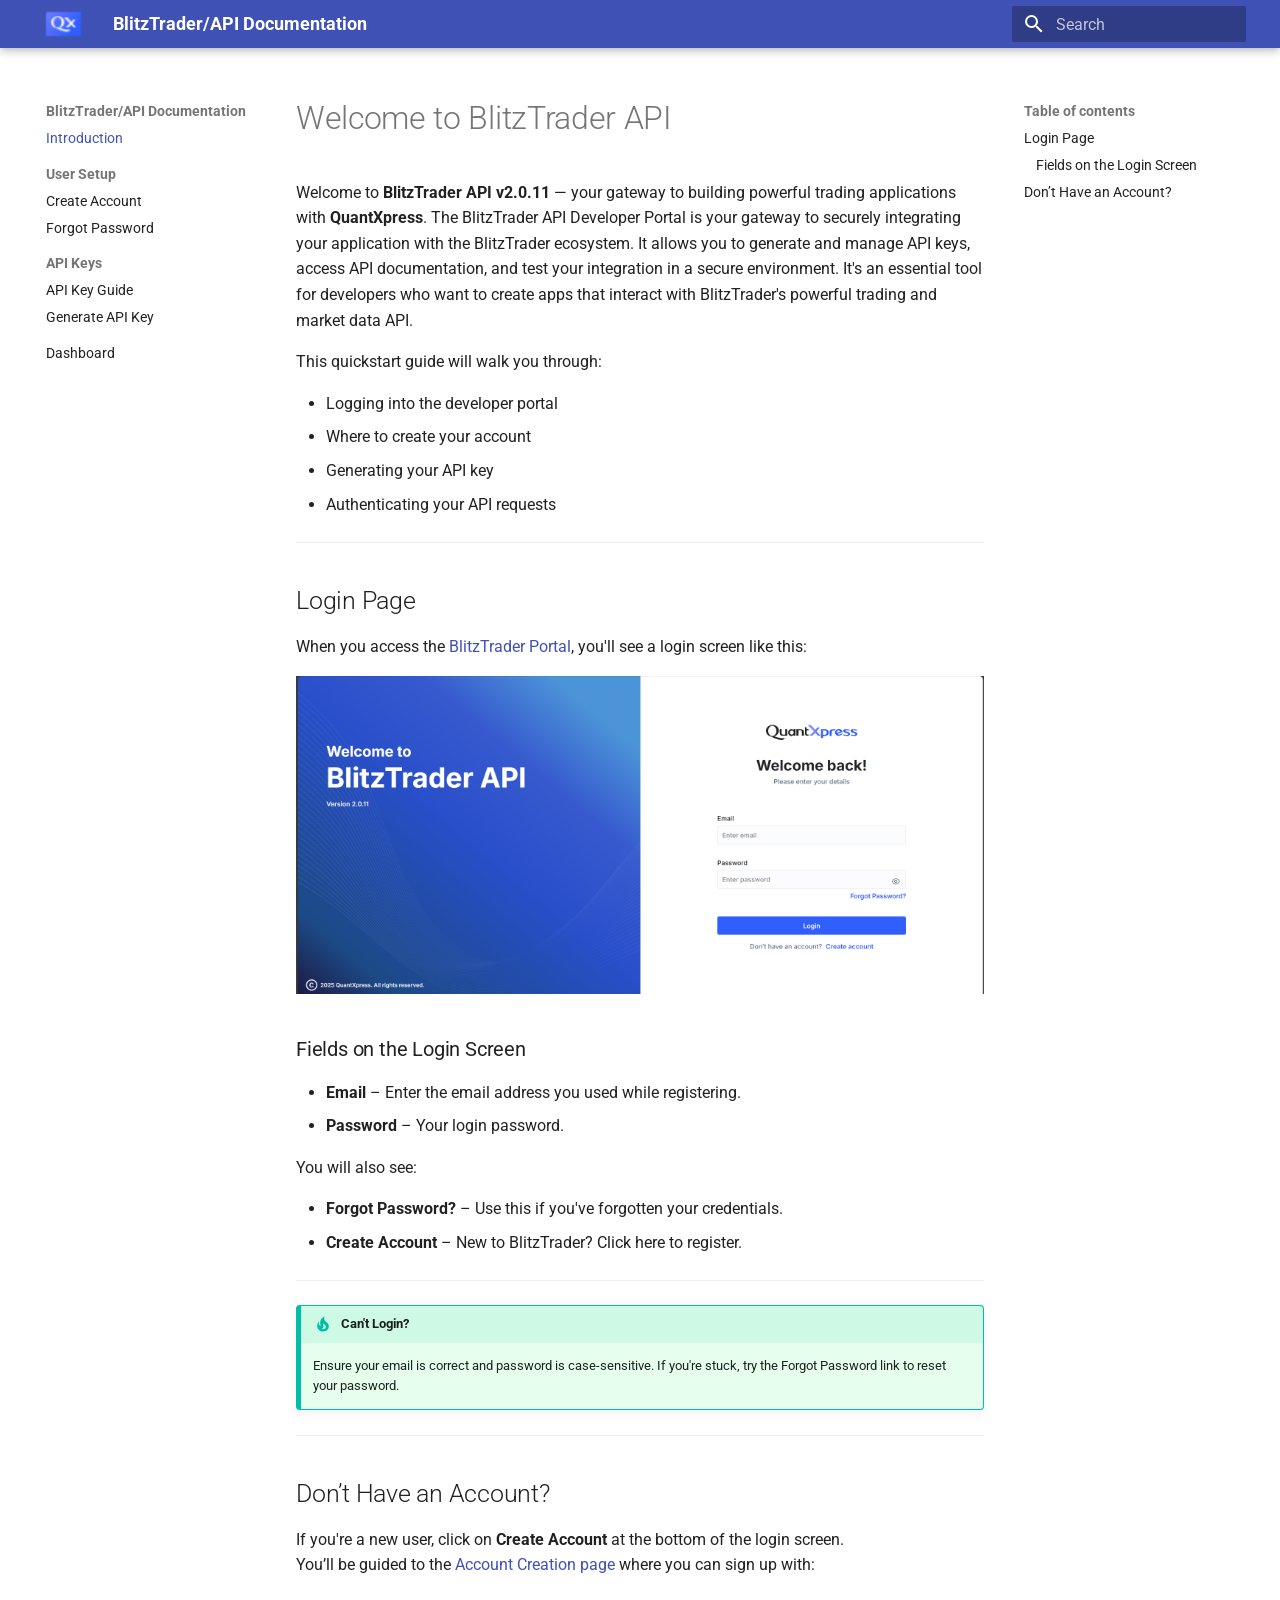
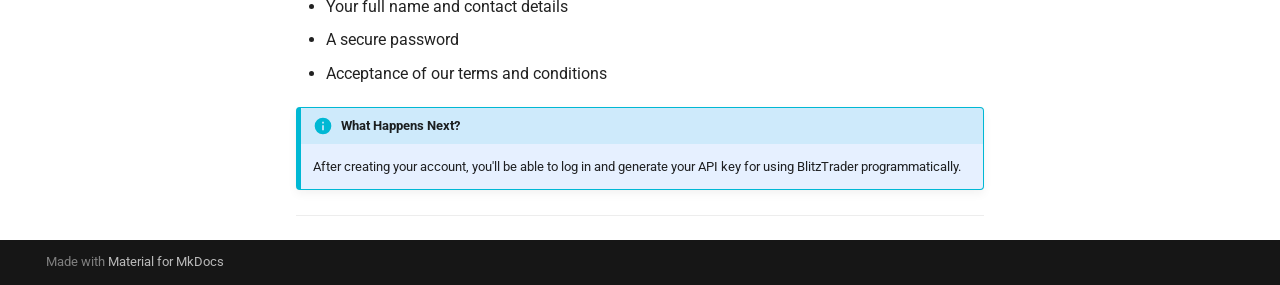
<file: index.html>
<!doctype html>
<html lang="en" class="no-js">
  <head>
    
      <meta charset="utf-8">
      <meta name="viewport" content="width=device-width,initial-scale=1">
      
      
      
        <link rel="canonical" href="https://NehaV20.github.io/BlitzTrader-API-Documentation/index.html">
      
      
      
        <link rel="next" href="1.create-account.html">
      
      
        
      
      
      <link rel="icon" href="assets/favicon.ico">
      <meta name="generator" content="mkdocs-1.6.1, mkdocs-material-9.7.0">
    
    
      
        <title>BlitzTrader/API Documentation</title>
      
    
    
      <link rel="stylesheet" href="assets/stylesheets/main.618322db.min.css">
      
      


    
    
      
    
    
      
        
        
        <link rel="preconnect" href="https://fonts.gstatic.com" crossorigin>
        <link rel="stylesheet" href="https://fonts.googleapis.com/css?family=Roboto:300,300i,400,400i,700,700i%7CRoboto+Mono:400,400i,700,700i&display=fallback">
        <style>:root{--md-text-font:"Roboto";--md-code-font:"Roboto Mono"}</style>
      
    
    
      <link rel="stylesheet" href="css/custom.css">
    
    <script>__md_scope=new URL(".",location),__md_hash=e=>[...e].reduce(((e,_)=>(e<<5)-e+_.charCodeAt(0)),0),__md_get=(e,_=localStorage,t=__md_scope)=>JSON.parse(_.getItem(t.pathname+"."+e)),__md_set=(e,_,t=localStorage,a=__md_scope)=>{try{t.setItem(a.pathname+"."+e,JSON.stringify(_))}catch(e){}}</script>
    
      

    
    
  </head>
  
  
    <body dir="ltr">
  
    
    <input class="md-toggle" data-md-toggle="drawer" type="checkbox" id="__drawer" autocomplete="off">
    <input class="md-toggle" data-md-toggle="search" type="checkbox" id="__search" autocomplete="off">
    <label class="md-overlay" for="__drawer"></label>
    <div data-md-component="skip">
      
        
        <a href="#welcome-to-blitztrader-api" class="md-skip">
          Skip to content
        </a>
      
    </div>
    <div data-md-component="announce">
      
    </div>
    
    
      

  

<header class="md-header md-header--shadow" data-md-component="header">
  <nav class="md-header__inner md-grid" aria-label="Header">
    <a href="index.html" title="BlitzTrader/API Documentation" class="md-header__button md-logo" aria-label="BlitzTrader/API Documentation" data-md-component="logo">
      
  <img src="assets/icon.png" alt="logo">

    </a>
    <label class="md-header__button md-icon" for="__drawer">
      
      <svg xmlns="http://www.w3.org/2000/svg" viewBox="0 0 24 24"><path d="M3 6h18v2H3zm0 5h18v2H3zm0 5h18v2H3z"/></svg>
    </label>
    <div class="md-header__title" data-md-component="header-title">
      <div class="md-header__ellipsis">
        <div class="md-header__topic">
          <span class="md-ellipsis">
            BlitzTrader/API Documentation
          </span>
        </div>
        <div class="md-header__topic" data-md-component="header-topic">
          <span class="md-ellipsis">
            
              Introduction
            
          </span>
        </div>
      </div>
    </div>
    
    
      <script>var palette=__md_get("__palette");if(palette&&palette.color){if("(prefers-color-scheme)"===palette.color.media){var media=matchMedia("(prefers-color-scheme: light)"),input=document.querySelector(media.matches?"[data-md-color-media='(prefers-color-scheme: light)']":"[data-md-color-media='(prefers-color-scheme: dark)']");palette.color.media=input.getAttribute("data-md-color-media"),palette.color.scheme=input.getAttribute("data-md-color-scheme"),palette.color.primary=input.getAttribute("data-md-color-primary"),palette.color.accent=input.getAttribute("data-md-color-accent")}for(var[key,value]of Object.entries(palette.color))document.body.setAttribute("data-md-color-"+key,value)}</script>
    
    
    
      
      
        <label class="md-header__button md-icon" for="__search">
          
          <svg xmlns="http://www.w3.org/2000/svg" viewBox="0 0 24 24"><path d="M9.5 3A6.5 6.5 0 0 1 16 9.5c0 1.61-.59 3.09-1.56 4.23l.27.27h.79l5 5-1.5 1.5-5-5v-.79l-.27-.27A6.52 6.52 0 0 1 9.5 16 6.5 6.5 0 0 1 3 9.5 6.5 6.5 0 0 1 9.5 3m0 2C7 5 5 7 5 9.5S7 14 9.5 14 14 12 14 9.5 12 5 9.5 5"/></svg>
        </label>
        <div class="md-search" data-md-component="search" role="dialog">
  <label class="md-search__overlay" for="__search"></label>
  <div class="md-search__inner" role="search">
    <form class="md-search__form" name="search">
      <input type="text" class="md-search__input" name="query" aria-label="Search" placeholder="Search" autocapitalize="off" autocorrect="off" autocomplete="off" spellcheck="false" data-md-component="search-query" required>
      <label class="md-search__icon md-icon" for="__search">
        
        <svg xmlns="http://www.w3.org/2000/svg" viewBox="0 0 24 24"><path d="M9.5 3A6.5 6.5 0 0 1 16 9.5c0 1.61-.59 3.09-1.56 4.23l.27.27h.79l5 5-1.5 1.5-5-5v-.79l-.27-.27A6.52 6.52 0 0 1 9.5 16 6.5 6.5 0 0 1 3 9.5 6.5 6.5 0 0 1 9.5 3m0 2C7 5 5 7 5 9.5S7 14 9.5 14 14 12 14 9.5 12 5 9.5 5"/></svg>
        
        <svg xmlns="http://www.w3.org/2000/svg" viewBox="0 0 24 24"><path d="M20 11v2H8l5.5 5.5-1.42 1.42L4.16 12l7.92-7.92L13.5 5.5 8 11z"/></svg>
      </label>
      <nav class="md-search__options" aria-label="Search">
        
        <button type="reset" class="md-search__icon md-icon" title="Clear" aria-label="Clear" tabindex="-1">
          
          <svg xmlns="http://www.w3.org/2000/svg" viewBox="0 0 24 24"><path d="M19 6.41 17.59 5 12 10.59 6.41 5 5 6.41 10.59 12 5 17.59 6.41 19 12 13.41 17.59 19 19 17.59 13.41 12z"/></svg>
        </button>
      </nav>
      
    </form>
    <div class="md-search__output">
      <div class="md-search__scrollwrap" tabindex="0" data-md-scrollfix>
        <div class="md-search-result" data-md-component="search-result">
          <div class="md-search-result__meta">
            Initializing search
          </div>
          <ol class="md-search-result__list" role="presentation"></ol>
        </div>
      </div>
    </div>
  </div>
</div>
      
    
    
  </nav>
  
</header>
    
    <div class="md-container" data-md-component="container">
      
      
        
          
        
      
      <main class="md-main" data-md-component="main">
        <div class="md-main__inner md-grid">
          
            
              
              <div class="md-sidebar md-sidebar--primary" data-md-component="sidebar" data-md-type="navigation" >
                <div class="md-sidebar__scrollwrap">
                  <div class="md-sidebar__inner">
                    



<nav class="md-nav md-nav--primary" aria-label="Navigation" data-md-level="0">
  <label class="md-nav__title" for="__drawer">
    <a href="index.html" title="BlitzTrader/API Documentation" class="md-nav__button md-logo" aria-label="BlitzTrader/API Documentation" data-md-component="logo">
      
  <img src="assets/icon.png" alt="logo">

    </a>
    BlitzTrader/API Documentation
  </label>
  
  <ul class="md-nav__list" data-md-scrollfix>
    
      
      
  
  
    
  
  
  
    <li class="md-nav__item md-nav__item--active">
      
      <input class="md-nav__toggle md-toggle" type="checkbox" id="__toc">
      
      
        
      
      
        <label class="md-nav__link md-nav__link--active" for="__toc">
          
  
  
  <span class="md-ellipsis">
    
  
    Introduction
  

    
  </span>
  
  

          <span class="md-nav__icon md-icon"></span>
        </label>
      
      <a href="index.html" class="md-nav__link md-nav__link--active">
        
  
  
  <span class="md-ellipsis">
    
  
    Introduction
  

    
  </span>
  
  

      </a>
      
        

<nav class="md-nav md-nav--secondary" aria-label="Table of contents">
  
  
  
    
  
  
    <label class="md-nav__title" for="__toc">
      <span class="md-nav__icon md-icon"></span>
      Table of contents
    </label>
    <ul class="md-nav__list" data-md-component="toc" data-md-scrollfix>
      
        <li class="md-nav__item">
  <a href="#login-page" class="md-nav__link">
    <span class="md-ellipsis">
      
        Login Page
      
    </span>
  </a>
  
    <nav class="md-nav" aria-label="Login Page">
      <ul class="md-nav__list">
        
          <li class="md-nav__item">
  <a href="#fields-on-the-login-screen" class="md-nav__link">
    <span class="md-ellipsis">
      
        Fields on the Login Screen
      
    </span>
  </a>
  
</li>
        
      </ul>
    </nav>
  
</li>
      
        <li class="md-nav__item">
  <a href="#dont-have-an-account" class="md-nav__link">
    <span class="md-ellipsis">
      
        Don’t Have an Account?
      
    </span>
  </a>
  
</li>
      
    </ul>
  
</nav>
      
    </li>
  

    
      
      
  
  
  
  
    
    
    
    
      
        
        
      
    
    
    <li class="md-nav__item md-nav__item--section md-nav__item--nested">
      
        
        
          
        
        <input class="md-nav__toggle md-toggle md-toggle--indeterminate" type="checkbox" id="__nav_2" >
        
          
          <label class="md-nav__link" for="__nav_2" id="__nav_2_label" tabindex="">
            
  
  
  <span class="md-ellipsis">
    
  
    User Setup
  

    
  </span>
  
  

            <span class="md-nav__icon md-icon"></span>
          </label>
        
        <nav class="md-nav" data-md-level="1" aria-labelledby="__nav_2_label" aria-expanded="false">
          <label class="md-nav__title" for="__nav_2">
            <span class="md-nav__icon md-icon"></span>
            
  
    User Setup
  

          </label>
          <ul class="md-nav__list" data-md-scrollfix>
            
              
                
  
  
  
  
    <li class="md-nav__item">
      <a href="1.create-account.html" class="md-nav__link">
        
  
  
  <span class="md-ellipsis">
    
  
    Create Account
  

    
  </span>
  
  

      </a>
    </li>
  

              
            
              
                
  
  
  
  
    <li class="md-nav__item">
      <a href="2.forgot-password.html" class="md-nav__link">
        
  
  
  <span class="md-ellipsis">
    
  
    Forgot Password
  

    
  </span>
  
  

      </a>
    </li>
  

              
            
          </ul>
        </nav>
      
    </li>
  

    
      
      
  
  
  
  
    
    
    
    
      
        
        
      
    
    
    <li class="md-nav__item md-nav__item--section md-nav__item--nested">
      
        
        
          
        
        <input class="md-nav__toggle md-toggle md-toggle--indeterminate" type="checkbox" id="__nav_3" >
        
          
          <label class="md-nav__link" for="__nav_3" id="__nav_3_label" tabindex="">
            
  
  
  <span class="md-ellipsis">
    
  
    API Keys
  

    
  </span>
  
  

            <span class="md-nav__icon md-icon"></span>
          </label>
        
        <nav class="md-nav" data-md-level="1" aria-labelledby="__nav_3_label" aria-expanded="false">
          <label class="md-nav__title" for="__nav_3">
            <span class="md-nav__icon md-icon"></span>
            
  
    API Keys
  

          </label>
          <ul class="md-nav__list" data-md-scrollfix>
            
              
                
  
  
  
  
    <li class="md-nav__item">
      <a href="3.api-key-guide.html" class="md-nav__link">
        
  
  
  <span class="md-ellipsis">
    
  
    API Key Guide
  

    
  </span>
  
  

      </a>
    </li>
  

              
            
              
                
  
  
  
  
    <li class="md-nav__item">
      <a href="generate-apikey.html" class="md-nav__link">
        
  
  
  <span class="md-ellipsis">
    
  
    Generate API Key
  

    
  </span>
  
  

      </a>
    </li>
  

              
            
          </ul>
        </nav>
      
    </li>
  

    
      
      
  
  
  
  
    <li class="md-nav__item">
      <a href="dashboard.html" class="md-nav__link">
        
  
  
  <span class="md-ellipsis">
    
  
    Dashboard
  

    
  </span>
  
  

      </a>
    </li>
  

    
  </ul>
</nav>
                  </div>
                </div>
              </div>
            
            
              
              <div class="md-sidebar md-sidebar--secondary" data-md-component="sidebar" data-md-type="toc" >
                <div class="md-sidebar__scrollwrap">
                  <div class="md-sidebar__inner">
                    

<nav class="md-nav md-nav--secondary" aria-label="Table of contents">
  
  
  
    
  
  
    <label class="md-nav__title" for="__toc">
      <span class="md-nav__icon md-icon"></span>
      Table of contents
    </label>
    <ul class="md-nav__list" data-md-component="toc" data-md-scrollfix>
      
        <li class="md-nav__item">
  <a href="#login-page" class="md-nav__link">
    <span class="md-ellipsis">
      
        Login Page
      
    </span>
  </a>
  
    <nav class="md-nav" aria-label="Login Page">
      <ul class="md-nav__list">
        
          <li class="md-nav__item">
  <a href="#fields-on-the-login-screen" class="md-nav__link">
    <span class="md-ellipsis">
      
        Fields on the Login Screen
      
    </span>
  </a>
  
</li>
        
      </ul>
    </nav>
  
</li>
      
        <li class="md-nav__item">
  <a href="#dont-have-an-account" class="md-nav__link">
    <span class="md-ellipsis">
      
        Don’t Have an Account?
      
    </span>
  </a>
  
</li>
      
    </ul>
  
</nav>
                  </div>
                </div>
              </div>
            
          
          
            <div class="md-content" data-md-component="content">
              
              <article class="md-content__inner md-typeset">
                
                  



<h1 id="welcome-to-blitztrader-api">Welcome to BlitzTrader API</h1>
<p>Welcome to <strong>BlitzTrader API v2.0.11</strong> — your gateway to building powerful trading applications with <strong>QuantXpress</strong>.
The BlitzTrader API Developer Portal is your gateway to securely integrating your application with the BlitzTrader ecosystem. It allows you to generate and manage API keys, access API documentation, and test your integration in a secure environment. It's an essential tool for developers who want to create apps that interact with BlitzTrader's powerful trading and market data API.</p>
<p>This quickstart guide will walk you through:</p>
<ul>
<li>Logging into the developer portal  </li>
<li>Where to create your account  </li>
<li>Generating your API key  </li>
<li>Authenticating your API requests</li>
</ul>
<hr />
<h2 id="login-page">Login Page</h2>
<p>When you access the <a href="#">BlitzTrader Portal</a>, you'll see a login screen like this:</p>
<p><img alt="Login Screen" src="assets/login-screen.png" /></p>
<h3 id="fields-on-the-login-screen">Fields on the Login Screen</h3>
<ul>
<li><strong>Email</strong> – Enter the email address you used while registering.</li>
<li><strong>Password</strong> – Your login password.</li>
</ul>
<p>You will also see:</p>
<ul>
<li><strong>Forgot Password?</strong> – Use this if you've forgotten your credentials.</li>
<li><strong>Create Account</strong> – New to BlitzTrader? Click here to register.</li>
</ul>
<hr />
<div class="admonition tip">
<p class="admonition-title">Can't Login?</p>
<p>Ensure your email is correct and password is case-sensitive.
If you're stuck, try the Forgot Password link to reset your password.</p>
</div>
<hr />
<h2 id="dont-have-an-account">Don’t Have an Account?</h2>
<p>If you're a new user, click on <strong>Create Account</strong> at the bottom of the login screen.<br />
You’ll be guided to the <a href="1.create-account.html">Account Creation page</a> where you can sign up with:</p>
<ul>
<li>Your full name and contact details  </li>
<li>A secure password  </li>
<li>Acceptance of our terms and conditions</li>
</ul>
<div class="admonition info">
<p class="admonition-title">What Happens Next?</p>
<p>After creating your account, you'll be able to log in and generate your API key for using BlitzTrader programmatically.</p>
</div>
<hr />












                
              </article>
            </div>
          
          
<script>var target=document.getElementById(location.hash.slice(1));target&&target.name&&(target.checked=target.name.startsWith("__tabbed_"))</script>
        </div>
        
      </main>
      
        <footer class="md-footer">
  
  <div class="md-footer-meta md-typeset">
    <div class="md-footer-meta__inner md-grid">
      <div class="md-copyright">
  
  
    Made with
    <a href="https://squidfunk.github.io/mkdocs-material/" target="_blank" rel="noopener">
      Material for MkDocs
    </a>
  
</div>
      
    </div>
  </div>
</footer>
      
    </div>
    <div class="md-dialog" data-md-component="dialog">
      <div class="md-dialog__inner md-typeset"></div>
    </div>
    
    
    
      
      
      <script id="__config" type="application/json">{"annotate": null, "base": ".", "features": ["navigation.sections", "navigation.expand"], "search": "assets/javascripts/workers/search.7a47a382.min.js", "tags": null, "translations": {"clipboard.copied": "Copied to clipboard", "clipboard.copy": "Copy to clipboard", "search.result.more.one": "1 more on this page", "search.result.more.other": "# more on this page", "search.result.none": "No matching documents", "search.result.one": "1 matching document", "search.result.other": "# matching documents", "search.result.placeholder": "Type to start searching", "search.result.term.missing": "Missing", "select.version": "Select version"}, "version": null}</script>
    
    
      <script src="assets/javascripts/bundle.e71a0d61.min.js"></script>
      
        <script src="js/logo-link.js"></script>
      
    
  </body>
</html>
</file>
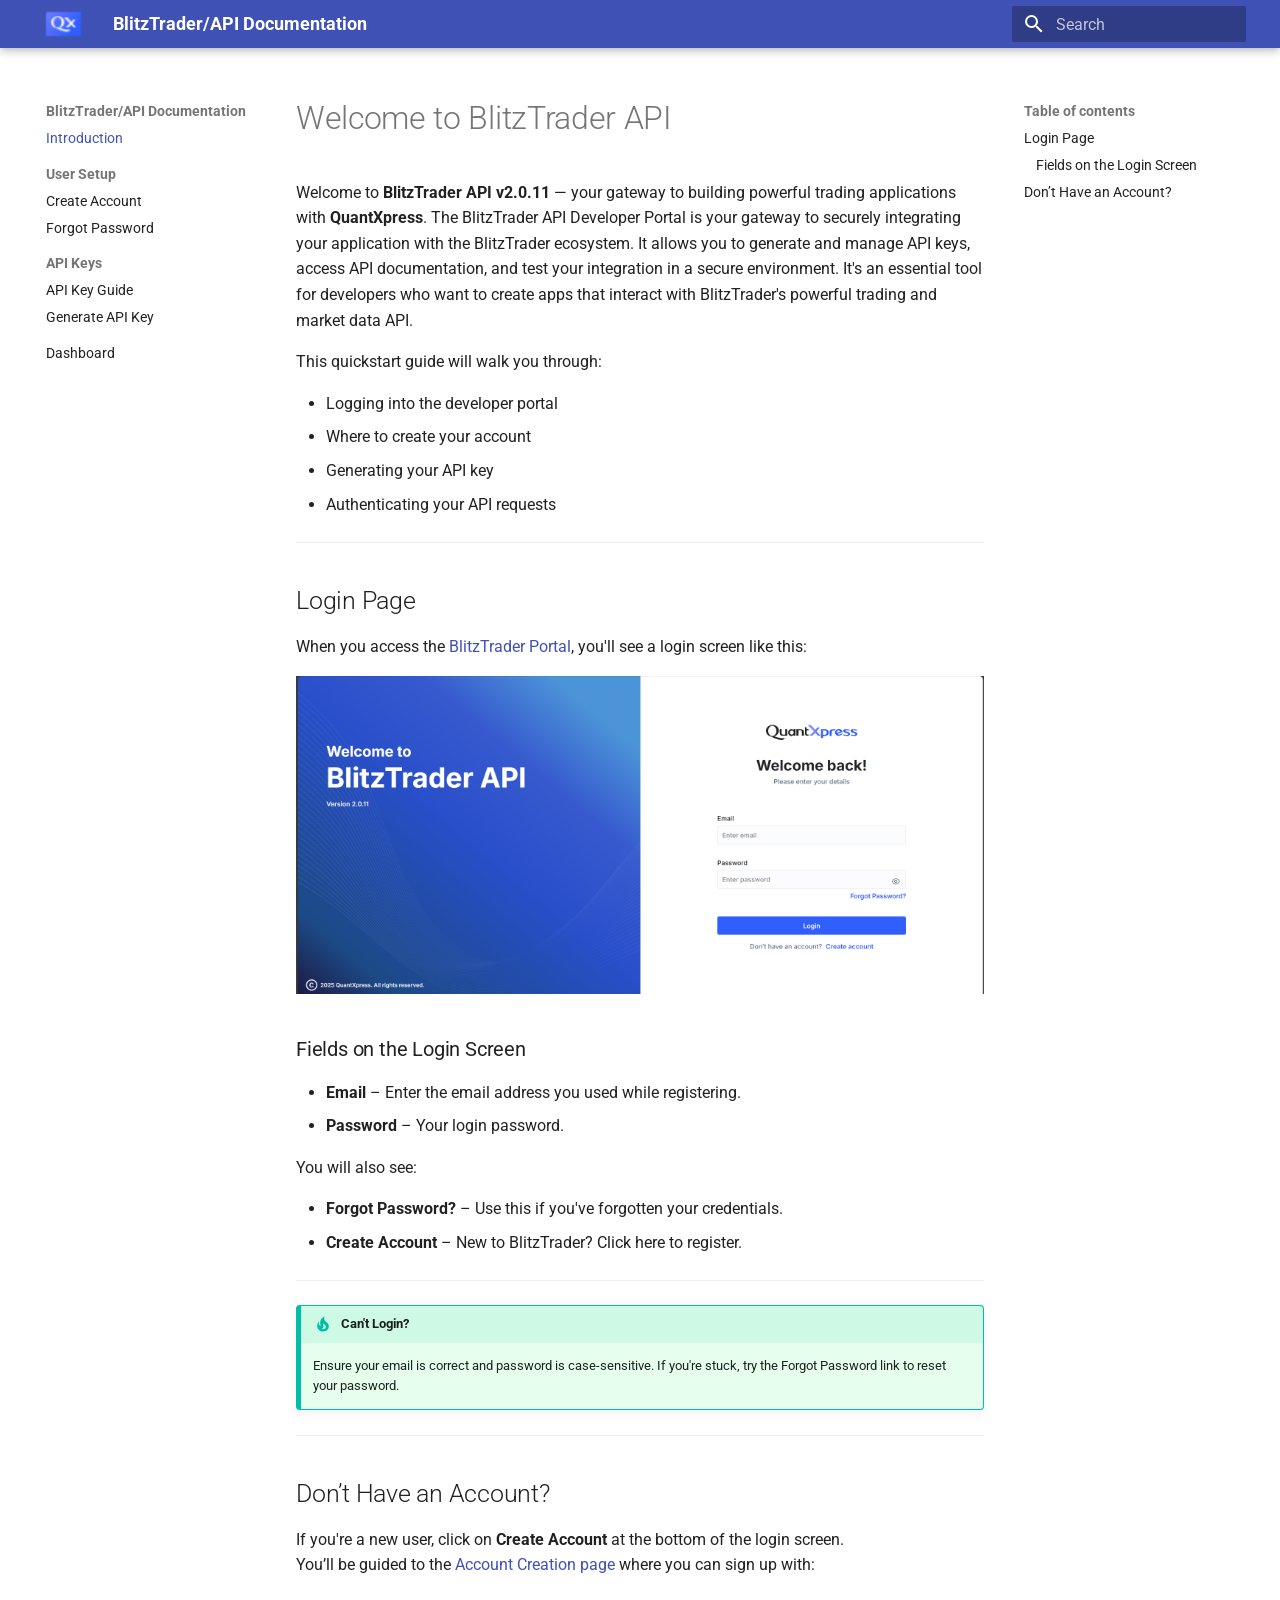
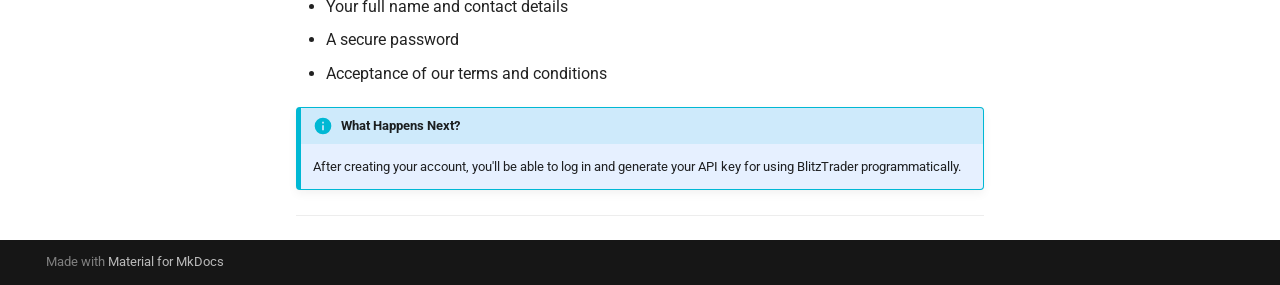
<file: 0.Welcome.html>
<!doctype html>
<html lang="en" class="no-js">
  <head>
    
      <meta charset="utf-8">
      <meta name="viewport" content="width=device-width,initial-scale=1">
      
      
      
        <link rel="canonical" href="https://NehaV20.github.io/BlitzTrader-API-Documentation/0.Welcome.html">
      
      
      
        <link rel="next" href="1.create-account.html">
      
      
        
      
      
      <link rel="icon" href="assets/favicon.ico">
      <meta name="generator" content="mkdocs-1.6.1, mkdocs-material-9.7.0">
    
    
      
        <title>Introduction - BlitzTrader/API Documentation</title>
      
    
    
      <link rel="stylesheet" href="assets/stylesheets/main.618322db.min.css">
      
      


    
    
      
    
    
      
        
        
        <link rel="preconnect" href="https://fonts.gstatic.com" crossorigin>
        <link rel="stylesheet" href="https://fonts.googleapis.com/css?family=Roboto:300,300i,400,400i,700,700i%7CRoboto+Mono:400,400i,700,700i&display=fallback">
        <style>:root{--md-text-font:"Roboto";--md-code-font:"Roboto Mono"}</style>
      
    
    
      <link rel="stylesheet" href="css/custom.css">
    
    <script>__md_scope=new URL(".",location),__md_hash=e=>[...e].reduce(((e,_)=>(e<<5)-e+_.charCodeAt(0)),0),__md_get=(e,_=localStorage,t=__md_scope)=>JSON.parse(_.getItem(t.pathname+"."+e)),__md_set=(e,_,t=localStorage,a=__md_scope)=>{try{t.setItem(a.pathname+"."+e,JSON.stringify(_))}catch(e){}}</script>
    
      

    
    
  </head>
  
  
    <body dir="ltr">
  
    
    <input class="md-toggle" data-md-toggle="drawer" type="checkbox" id="__drawer" autocomplete="off">
    <input class="md-toggle" data-md-toggle="search" type="checkbox" id="__search" autocomplete="off">
    <label class="md-overlay" for="__drawer"></label>
    <div data-md-component="skip">
      
        
        <a href="#welcome-to-blitztrader-api" class="md-skip">
          Skip to content
        </a>
      
    </div>
    <div data-md-component="announce">
      
    </div>
    
    
      

  

<header class="md-header md-header--shadow" data-md-component="header">
  <nav class="md-header__inner md-grid" aria-label="Header">
    <a href="." title="BlitzTrader/API Documentation" class="md-header__button md-logo" aria-label="BlitzTrader/API Documentation" data-md-component="logo">
      
  <img src="assets/icon.png" alt="logo">

    </a>
    <label class="md-header__button md-icon" for="__drawer">
      
      <svg xmlns="http://www.w3.org/2000/svg" viewBox="0 0 24 24"><path d="M3 6h18v2H3zm0 5h18v2H3zm0 5h18v2H3z"/></svg>
    </label>
    <div class="md-header__title" data-md-component="header-title">
      <div class="md-header__ellipsis">
        <div class="md-header__topic">
          <span class="md-ellipsis">
            BlitzTrader/API Documentation
          </span>
        </div>
        <div class="md-header__topic" data-md-component="header-topic">
          <span class="md-ellipsis">
            
              Introduction
            
          </span>
        </div>
      </div>
    </div>
    
    
      <script>var palette=__md_get("__palette");if(palette&&palette.color){if("(prefers-color-scheme)"===palette.color.media){var media=matchMedia("(prefers-color-scheme: light)"),input=document.querySelector(media.matches?"[data-md-color-media='(prefers-color-scheme: light)']":"[data-md-color-media='(prefers-color-scheme: dark)']");palette.color.media=input.getAttribute("data-md-color-media"),palette.color.scheme=input.getAttribute("data-md-color-scheme"),palette.color.primary=input.getAttribute("data-md-color-primary"),palette.color.accent=input.getAttribute("data-md-color-accent")}for(var[key,value]of Object.entries(palette.color))document.body.setAttribute("data-md-color-"+key,value)}</script>
    
    
    
      
      
        <label class="md-header__button md-icon" for="__search">
          
          <svg xmlns="http://www.w3.org/2000/svg" viewBox="0 0 24 24"><path d="M9.5 3A6.5 6.5 0 0 1 16 9.5c0 1.61-.59 3.09-1.56 4.23l.27.27h.79l5 5-1.5 1.5-5-5v-.79l-.27-.27A6.52 6.52 0 0 1 9.5 16 6.5 6.5 0 0 1 3 9.5 6.5 6.5 0 0 1 9.5 3m0 2C7 5 5 7 5 9.5S7 14 9.5 14 14 12 14 9.5 12 5 9.5 5"/></svg>
        </label>
        <div class="md-search" data-md-component="search" role="dialog">
  <label class="md-search__overlay" for="__search"></label>
  <div class="md-search__inner" role="search">
    <form class="md-search__form" name="search">
      <input type="text" class="md-search__input" name="query" aria-label="Search" placeholder="Search" autocapitalize="off" autocorrect="off" autocomplete="off" spellcheck="false" data-md-component="search-query" required>
      <label class="md-search__icon md-icon" for="__search">
        
        <svg xmlns="http://www.w3.org/2000/svg" viewBox="0 0 24 24"><path d="M9.5 3A6.5 6.5 0 0 1 16 9.5c0 1.61-.59 3.09-1.56 4.23l.27.27h.79l5 5-1.5 1.5-5-5v-.79l-.27-.27A6.52 6.52 0 0 1 9.5 16 6.5 6.5 0 0 1 3 9.5 6.5 6.5 0 0 1 9.5 3m0 2C7 5 5 7 5 9.5S7 14 9.5 14 14 12 14 9.5 12 5 9.5 5"/></svg>
        
        <svg xmlns="http://www.w3.org/2000/svg" viewBox="0 0 24 24"><path d="M20 11v2H8l5.5 5.5-1.42 1.42L4.16 12l7.92-7.92L13.5 5.5 8 11z"/></svg>
      </label>
      <nav class="md-search__options" aria-label="Search">
        
        <button type="reset" class="md-search__icon md-icon" title="Clear" aria-label="Clear" tabindex="-1">
          
          <svg xmlns="http://www.w3.org/2000/svg" viewBox="0 0 24 24"><path d="M19 6.41 17.59 5 12 10.59 6.41 5 5 6.41 10.59 12 5 17.59 6.41 19 12 13.41 17.59 19 19 17.59 13.41 12z"/></svg>
        </button>
      </nav>
      
    </form>
    <div class="md-search__output">
      <div class="md-search__scrollwrap" tabindex="0" data-md-scrollfix>
        <div class="md-search-result" data-md-component="search-result">
          <div class="md-search-result__meta">
            Initializing search
          </div>
          <ol class="md-search-result__list" role="presentation"></ol>
        </div>
      </div>
    </div>
  </div>
</div>
      
    
    
  </nav>
  
</header>
    
    <div class="md-container" data-md-component="container">
      
      
        
          
        
      
      <main class="md-main" data-md-component="main">
        <div class="md-main__inner md-grid">
          
            
              
              <div class="md-sidebar md-sidebar--primary" data-md-component="sidebar" data-md-type="navigation" >
                <div class="md-sidebar__scrollwrap">
                  <div class="md-sidebar__inner">
                    



<nav class="md-nav md-nav--primary" aria-label="Navigation" data-md-level="0">
  <label class="md-nav__title" for="__drawer">
    <a href="." title="BlitzTrader/API Documentation" class="md-nav__button md-logo" aria-label="BlitzTrader/API Documentation" data-md-component="logo">
      
  <img src="assets/icon.png" alt="logo">

    </a>
    BlitzTrader/API Documentation
  </label>
  
  <ul class="md-nav__list" data-md-scrollfix>
    
      
      
  
  
    
  
  
  
    <li class="md-nav__item md-nav__item--active">
      
      <input class="md-nav__toggle md-toggle" type="checkbox" id="__toc">
      
      
        
      
      
        <label class="md-nav__link md-nav__link--active" for="__toc">
          
  
  
  <span class="md-ellipsis">
    
  
    Introduction
  

    
  </span>
  
  

          <span class="md-nav__icon md-icon"></span>
        </label>
      
      <a href="0.Welcome.html" class="md-nav__link md-nav__link--active">
        
  
  
  <span class="md-ellipsis">
    
  
    Introduction
  

    
  </span>
  
  

      </a>
      
        

<nav class="md-nav md-nav--secondary" aria-label="Table of contents">
  
  
  
    
  
  
    <label class="md-nav__title" for="__toc">
      <span class="md-nav__icon md-icon"></span>
      Table of contents
    </label>
    <ul class="md-nav__list" data-md-component="toc" data-md-scrollfix>
      
        <li class="md-nav__item">
  <a href="#login-page" class="md-nav__link">
    <span class="md-ellipsis">
      
        Login Page
      
    </span>
  </a>
  
    <nav class="md-nav" aria-label="Login Page">
      <ul class="md-nav__list">
        
          <li class="md-nav__item">
  <a href="#fields-on-the-login-screen" class="md-nav__link">
    <span class="md-ellipsis">
      
        Fields on the Login Screen
      
    </span>
  </a>
  
</li>
        
      </ul>
    </nav>
  
</li>
      
        <li class="md-nav__item">
  <a href="#dont-have-an-account" class="md-nav__link">
    <span class="md-ellipsis">
      
        Don’t Have an Account?
      
    </span>
  </a>
  
</li>
      
    </ul>
  
</nav>
      
    </li>
  

    
      
      
  
  
  
  
    
    
    
    
      
        
        
      
    
    
    <li class="md-nav__item md-nav__item--section md-nav__item--nested">
      
        
        
          
        
        <input class="md-nav__toggle md-toggle md-toggle--indeterminate" type="checkbox" id="__nav_2" >
        
          
          <label class="md-nav__link" for="__nav_2" id="__nav_2_label" tabindex="">
            
  
  
  <span class="md-ellipsis">
    
  
    User Setup
  

    
  </span>
  
  

            <span class="md-nav__icon md-icon"></span>
          </label>
        
        <nav class="md-nav" data-md-level="1" aria-labelledby="__nav_2_label" aria-expanded="false">
          <label class="md-nav__title" for="__nav_2">
            <span class="md-nav__icon md-icon"></span>
            
  
    User Setup
  

          </label>
          <ul class="md-nav__list" data-md-scrollfix>
            
              
                
  
  
  
  
    <li class="md-nav__item">
      <a href="1.create-account.html" class="md-nav__link">
        
  
  
  <span class="md-ellipsis">
    
  
    Create Account
  

    
  </span>
  
  

      </a>
    </li>
  

              
            
              
                
  
  
  
  
    <li class="md-nav__item">
      <a href="2.forgot-password.html" class="md-nav__link">
        
  
  
  <span class="md-ellipsis">
    
  
    Forgot Password
  

    
  </span>
  
  

      </a>
    </li>
  

              
            
          </ul>
        </nav>
      
    </li>
  

    
      
      
  
  
  
  
    
    
    
    
      
        
        
      
    
    
    <li class="md-nav__item md-nav__item--section md-nav__item--nested">
      
        
        
          
        
        <input class="md-nav__toggle md-toggle md-toggle--indeterminate" type="checkbox" id="__nav_3" >
        
          
          <label class="md-nav__link" for="__nav_3" id="__nav_3_label" tabindex="">
            
  
  
  <span class="md-ellipsis">
    
  
    API Keys
  

    
  </span>
  
  

            <span class="md-nav__icon md-icon"></span>
          </label>
        
        <nav class="md-nav" data-md-level="1" aria-labelledby="__nav_3_label" aria-expanded="false">
          <label class="md-nav__title" for="__nav_3">
            <span class="md-nav__icon md-icon"></span>
            
  
    API Keys
  

          </label>
          <ul class="md-nav__list" data-md-scrollfix>
            
              
                
  
  
  
  
    <li class="md-nav__item">
      <a href="3.api-key-guide.html" class="md-nav__link">
        
  
  
  <span class="md-ellipsis">
    
  
    API Key Guide
  

    
  </span>
  
  

      </a>
    </li>
  

              
            
              
                
  
  
  
  
    <li class="md-nav__item">
      <a href="generate-apikey.html" class="md-nav__link">
        
  
  
  <span class="md-ellipsis">
    
  
    Generate API Key
  

    
  </span>
  
  

      </a>
    </li>
  

              
            
          </ul>
        </nav>
      
    </li>
  

    
      
      
  
  
  
  
    <li class="md-nav__item">
      <a href="dashboard.html" class="md-nav__link">
        
  
  
  <span class="md-ellipsis">
    
  
    Dashboard
  

    
  </span>
  
  

      </a>
    </li>
  

    
  </ul>
</nav>
                  </div>
                </div>
              </div>
            
            
              
              <div class="md-sidebar md-sidebar--secondary" data-md-component="sidebar" data-md-type="toc" >
                <div class="md-sidebar__scrollwrap">
                  <div class="md-sidebar__inner">
                    

<nav class="md-nav md-nav--secondary" aria-label="Table of contents">
  
  
  
    
  
  
    <label class="md-nav__title" for="__toc">
      <span class="md-nav__icon md-icon"></span>
      Table of contents
    </label>
    <ul class="md-nav__list" data-md-component="toc" data-md-scrollfix>
      
        <li class="md-nav__item">
  <a href="#login-page" class="md-nav__link">
    <span class="md-ellipsis">
      
        Login Page
      
    </span>
  </a>
  
    <nav class="md-nav" aria-label="Login Page">
      <ul class="md-nav__list">
        
          <li class="md-nav__item">
  <a href="#fields-on-the-login-screen" class="md-nav__link">
    <span class="md-ellipsis">
      
        Fields on the Login Screen
      
    </span>
  </a>
  
</li>
        
      </ul>
    </nav>
  
</li>
      
        <li class="md-nav__item">
  <a href="#dont-have-an-account" class="md-nav__link">
    <span class="md-ellipsis">
      
        Don’t Have an Account?
      
    </span>
  </a>
  
</li>
      
    </ul>
  
</nav>
                  </div>
                </div>
              </div>
            
          
          
            <div class="md-content" data-md-component="content">
              
              <article class="md-content__inner md-typeset">
                
                  



<h1 id="welcome-to-blitztrader-api">Welcome to BlitzTrader API</h1>
<p>Welcome to <strong>BlitzTrader API v2.0.11</strong> — your gateway to building powerful trading applications with <strong>QuantXpress</strong>.
The BlitzTrader API Developer Portal is your gateway to securely integrating your application with the BlitzTrader ecosystem. It allows you to generate and manage API keys, access API documentation, and test your integration in a secure environment. It's an essential tool for developers who want to create apps that interact with BlitzTrader's powerful trading and market data API.</p>
<p>This quickstart guide will walk you through:</p>
<ul>
<li>Logging into the developer portal  </li>
<li>Where to create your account  </li>
<li>Generating your API key  </li>
<li>Authenticating your API requests</li>
</ul>
<hr />
<h2 id="login-page">Login Page</h2>
<p>When you access the <a href="#">BlitzTrader Portal</a>, you'll see a login screen like this:</p>
<p><img alt="Login Screen" src="assets/login-screen.png" /></p>
<h3 id="fields-on-the-login-screen">Fields on the Login Screen</h3>
<ul>
<li><strong>Email</strong> – Enter the email address you used while registering.</li>
<li><strong>Password</strong> – Your login password.</li>
</ul>
<p>You will also see:</p>
<ul>
<li><strong>Forgot Password?</strong> – Use this if you've forgotten your credentials.</li>
<li><strong>Create Account</strong> – New to BlitzTrader? Click here to register.</li>
</ul>
<hr />
<div class="admonition tip">
<p class="admonition-title">Can't Login?</p>
<p>Ensure your email is correct and password is case-sensitive.
If you're stuck, try the Forgot Password link to reset your password.</p>
</div>
<hr />
<h2 id="dont-have-an-account">Don’t Have an Account?</h2>
<p>If you're a new user, click on <strong>Create Account</strong> at the bottom of the login screen.<br />
You’ll be guided to the <a href="1.create-account.html">Account Creation page</a> where you can sign up with:</p>
<ul>
<li>Your full name and contact details  </li>
<li>A secure password  </li>
<li>Acceptance of our terms and conditions</li>
</ul>
<div class="admonition info">
<p class="admonition-title">What Happens Next?</p>
<p>After creating your account, you'll be able to log in and generate your API key for using BlitzTrader programmatically.</p>
</div>
<hr />












                
              </article>
            </div>
          
          
<script>var target=document.getElementById(location.hash.slice(1));target&&target.name&&(target.checked=target.name.startsWith("__tabbed_"))</script>
        </div>
        
      </main>
      
        <footer class="md-footer">
  
  <div class="md-footer-meta md-typeset">
    <div class="md-footer-meta__inner md-grid">
      <div class="md-copyright">
  
  
    Made with
    <a href="https://squidfunk.github.io/mkdocs-material/" target="_blank" rel="noopener">
      Material for MkDocs
    </a>
  
</div>
      
    </div>
  </div>
</footer>
      
    </div>
    <div class="md-dialog" data-md-component="dialog">
      <div class="md-dialog__inner md-typeset"></div>
    </div>
    
    
    
      
      
      <script id="__config" type="application/json">{"annotate": null, "base": ".", "features": ["navigation.sections", "navigation.expand"], "search": "assets/javascripts/workers/search.7a47a382.min.js", "tags": null, "translations": {"clipboard.copied": "Copied to clipboard", "clipboard.copy": "Copy to clipboard", "search.result.more.one": "1 more on this page", "search.result.more.other": "# more on this page", "search.result.none": "No matching documents", "search.result.one": "1 matching document", "search.result.other": "# matching documents", "search.result.placeholder": "Type to start searching", "search.result.term.missing": "Missing", "select.version": "Select version"}, "version": null}</script>
    
    
      <script src="assets/javascripts/bundle.e71a0d61.min.js"></script>
      
        <script src="js/logo-link.js"></script>
      
    
  </body>
</html>
</file>
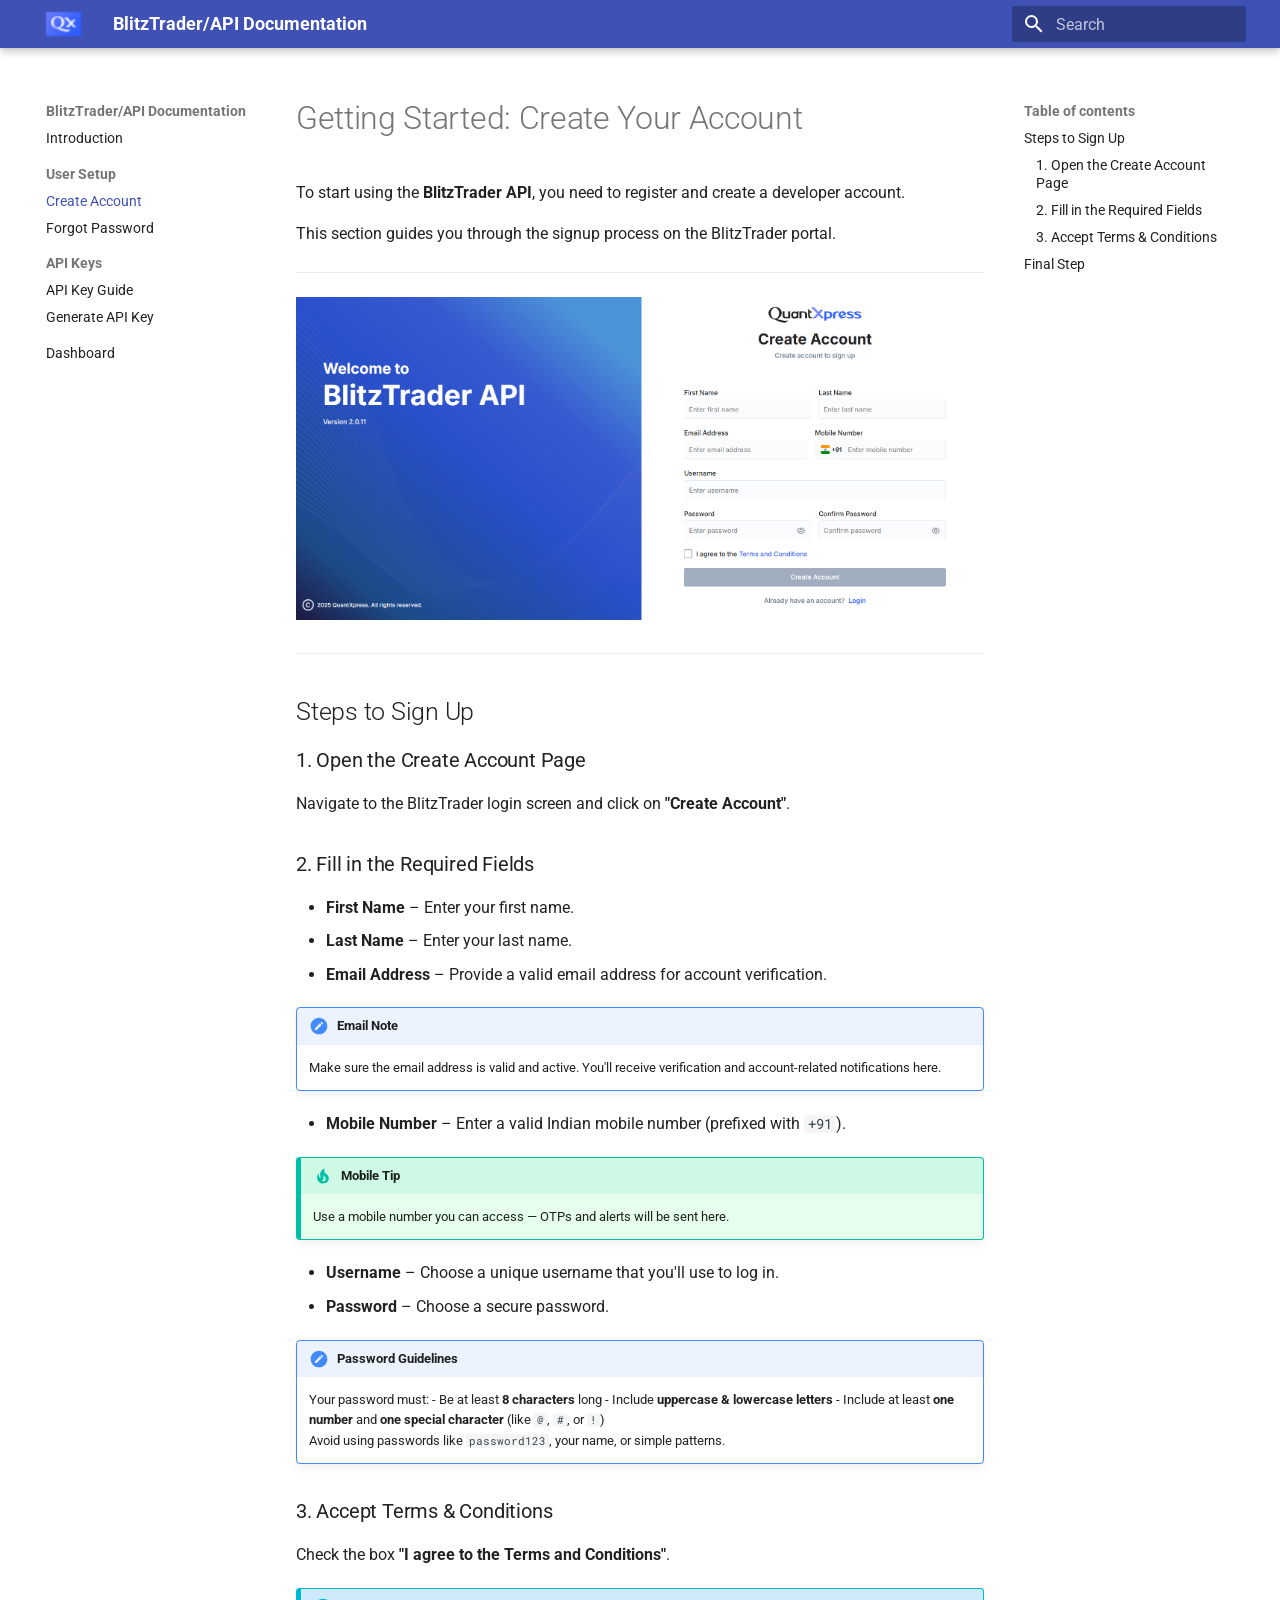
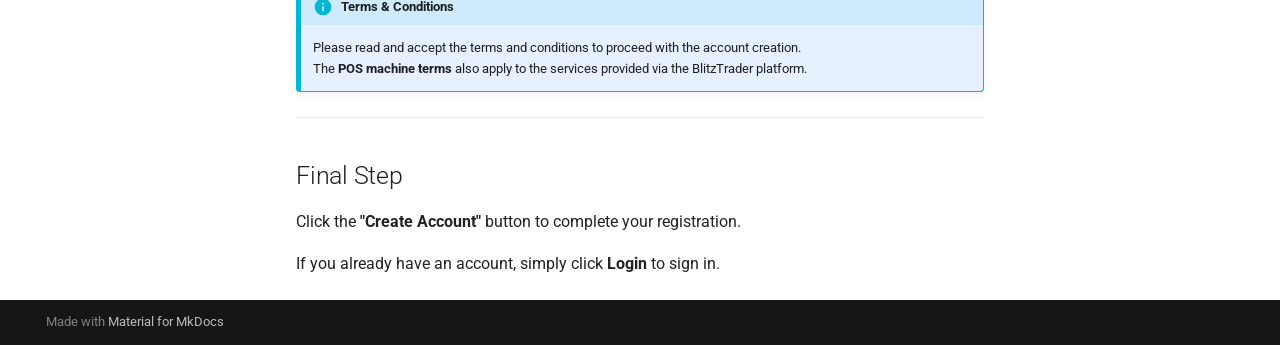
<file: 1.create-account.html>
<!doctype html>
<html lang="en" class="no-js">
  <head>
    
      <meta charset="utf-8">
      <meta name="viewport" content="width=device-width,initial-scale=1">
      
      
      
        <link rel="canonical" href="https://NehaV20.github.io/BlitzTrader-API-Documentation/1.create-account.html">
      
      
        <link rel="prev" href="index.html">
      
      
        <link rel="next" href="2.forgot-password.html">
      
      
        
      
      
      <link rel="icon" href="assets/favicon.ico">
      <meta name="generator" content="mkdocs-1.6.1, mkdocs-material-9.7.0">
    
    
      
        <title>Create Account - BlitzTrader/API Documentation</title>
      
    
    
      <link rel="stylesheet" href="assets/stylesheets/main.618322db.min.css">
      
      


    
    
      
    
    
      
        
        
        <link rel="preconnect" href="https://fonts.gstatic.com" crossorigin>
        <link rel="stylesheet" href="https://fonts.googleapis.com/css?family=Roboto:300,300i,400,400i,700,700i%7CRoboto+Mono:400,400i,700,700i&display=fallback">
        <style>:root{--md-text-font:"Roboto";--md-code-font:"Roboto Mono"}</style>
      
    
    
      <link rel="stylesheet" href="css/custom.css">
    
    <script>__md_scope=new URL(".",location),__md_hash=e=>[...e].reduce(((e,_)=>(e<<5)-e+_.charCodeAt(0)),0),__md_get=(e,_=localStorage,t=__md_scope)=>JSON.parse(_.getItem(t.pathname+"."+e)),__md_set=(e,_,t=localStorage,a=__md_scope)=>{try{t.setItem(a.pathname+"."+e,JSON.stringify(_))}catch(e){}}</script>
    
      

    
    
  </head>
  
  
    <body dir="ltr">
  
    
    <input class="md-toggle" data-md-toggle="drawer" type="checkbox" id="__drawer" autocomplete="off">
    <input class="md-toggle" data-md-toggle="search" type="checkbox" id="__search" autocomplete="off">
    <label class="md-overlay" for="__drawer"></label>
    <div data-md-component="skip">
      
        
        <a href="#getting-started-create-your-account" class="md-skip">
          Skip to content
        </a>
      
    </div>
    <div data-md-component="announce">
      
    </div>
    
    
      

  

<header class="md-header md-header--shadow" data-md-component="header">
  <nav class="md-header__inner md-grid" aria-label="Header">
    <a href="index.html" title="BlitzTrader/API Documentation" class="md-header__button md-logo" aria-label="BlitzTrader/API Documentation" data-md-component="logo">
      
  <img src="assets/icon.png" alt="logo">

    </a>
    <label class="md-header__button md-icon" for="__drawer">
      
      <svg xmlns="http://www.w3.org/2000/svg" viewBox="0 0 24 24"><path d="M3 6h18v2H3zm0 5h18v2H3zm0 5h18v2H3z"/></svg>
    </label>
    <div class="md-header__title" data-md-component="header-title">
      <div class="md-header__ellipsis">
        <div class="md-header__topic">
          <span class="md-ellipsis">
            BlitzTrader/API Documentation
          </span>
        </div>
        <div class="md-header__topic" data-md-component="header-topic">
          <span class="md-ellipsis">
            
              Create Account
            
          </span>
        </div>
      </div>
    </div>
    
    
      <script>var palette=__md_get("__palette");if(palette&&palette.color){if("(prefers-color-scheme)"===palette.color.media){var media=matchMedia("(prefers-color-scheme: light)"),input=document.querySelector(media.matches?"[data-md-color-media='(prefers-color-scheme: light)']":"[data-md-color-media='(prefers-color-scheme: dark)']");palette.color.media=input.getAttribute("data-md-color-media"),palette.color.scheme=input.getAttribute("data-md-color-scheme"),palette.color.primary=input.getAttribute("data-md-color-primary"),palette.color.accent=input.getAttribute("data-md-color-accent")}for(var[key,value]of Object.entries(palette.color))document.body.setAttribute("data-md-color-"+key,value)}</script>
    
    
    
      
      
        <label class="md-header__button md-icon" for="__search">
          
          <svg xmlns="http://www.w3.org/2000/svg" viewBox="0 0 24 24"><path d="M9.5 3A6.5 6.5 0 0 1 16 9.5c0 1.61-.59 3.09-1.56 4.23l.27.27h.79l5 5-1.5 1.5-5-5v-.79l-.27-.27A6.52 6.52 0 0 1 9.5 16 6.5 6.5 0 0 1 3 9.5 6.5 6.5 0 0 1 9.5 3m0 2C7 5 5 7 5 9.5S7 14 9.5 14 14 12 14 9.5 12 5 9.5 5"/></svg>
        </label>
        <div class="md-search" data-md-component="search" role="dialog">
  <label class="md-search__overlay" for="__search"></label>
  <div class="md-search__inner" role="search">
    <form class="md-search__form" name="search">
      <input type="text" class="md-search__input" name="query" aria-label="Search" placeholder="Search" autocapitalize="off" autocorrect="off" autocomplete="off" spellcheck="false" data-md-component="search-query" required>
      <label class="md-search__icon md-icon" for="__search">
        
        <svg xmlns="http://www.w3.org/2000/svg" viewBox="0 0 24 24"><path d="M9.5 3A6.5 6.5 0 0 1 16 9.5c0 1.61-.59 3.09-1.56 4.23l.27.27h.79l5 5-1.5 1.5-5-5v-.79l-.27-.27A6.52 6.52 0 0 1 9.5 16 6.5 6.5 0 0 1 3 9.5 6.5 6.5 0 0 1 9.5 3m0 2C7 5 5 7 5 9.5S7 14 9.5 14 14 12 14 9.5 12 5 9.5 5"/></svg>
        
        <svg xmlns="http://www.w3.org/2000/svg" viewBox="0 0 24 24"><path d="M20 11v2H8l5.5 5.5-1.42 1.42L4.16 12l7.92-7.92L13.5 5.5 8 11z"/></svg>
      </label>
      <nav class="md-search__options" aria-label="Search">
        
        <button type="reset" class="md-search__icon md-icon" title="Clear" aria-label="Clear" tabindex="-1">
          
          <svg xmlns="http://www.w3.org/2000/svg" viewBox="0 0 24 24"><path d="M19 6.41 17.59 5 12 10.59 6.41 5 5 6.41 10.59 12 5 17.59 6.41 19 12 13.41 17.59 19 19 17.59 13.41 12z"/></svg>
        </button>
      </nav>
      
    </form>
    <div class="md-search__output">
      <div class="md-search__scrollwrap" tabindex="0" data-md-scrollfix>
        <div class="md-search-result" data-md-component="search-result">
          <div class="md-search-result__meta">
            Initializing search
          </div>
          <ol class="md-search-result__list" role="presentation"></ol>
        </div>
      </div>
    </div>
  </div>
</div>
      
    
    
  </nav>
  
</header>
    
    <div class="md-container" data-md-component="container">
      
      
        
          
        
      
      <main class="md-main" data-md-component="main">
        <div class="md-main__inner md-grid">
          
            
              
              <div class="md-sidebar md-sidebar--primary" data-md-component="sidebar" data-md-type="navigation" >
                <div class="md-sidebar__scrollwrap">
                  <div class="md-sidebar__inner">
                    



<nav class="md-nav md-nav--primary" aria-label="Navigation" data-md-level="0">
  <label class="md-nav__title" for="__drawer">
    <a href="index.html" title="BlitzTrader/API Documentation" class="md-nav__button md-logo" aria-label="BlitzTrader/API Documentation" data-md-component="logo">
      
  <img src="assets/icon.png" alt="logo">

    </a>
    BlitzTrader/API Documentation
  </label>
  
  <ul class="md-nav__list" data-md-scrollfix>
    
      
      
  
  
  
  
    <li class="md-nav__item">
      <a href="index.html" class="md-nav__link">
        
  
  
  <span class="md-ellipsis">
    
  
    Introduction
  

    
  </span>
  
  

      </a>
    </li>
  

    
      
      
  
  
    
  
  
  
    
    
    
    
      
        
        
      
    
    
    <li class="md-nav__item md-nav__item--active md-nav__item--section md-nav__item--nested">
      
        
        
        <input class="md-nav__toggle md-toggle " type="checkbox" id="__nav_2" checked>
        
          
          <label class="md-nav__link" for="__nav_2" id="__nav_2_label" tabindex="">
            
  
  
  <span class="md-ellipsis">
    
  
    User Setup
  

    
  </span>
  
  

            <span class="md-nav__icon md-icon"></span>
          </label>
        
        <nav class="md-nav" data-md-level="1" aria-labelledby="__nav_2_label" aria-expanded="true">
          <label class="md-nav__title" for="__nav_2">
            <span class="md-nav__icon md-icon"></span>
            
  
    User Setup
  

          </label>
          <ul class="md-nav__list" data-md-scrollfix>
            
              
                
  
  
    
  
  
  
    <li class="md-nav__item md-nav__item--active">
      
      <input class="md-nav__toggle md-toggle" type="checkbox" id="__toc">
      
      
        
      
      
        <label class="md-nav__link md-nav__link--active" for="__toc">
          
  
  
  <span class="md-ellipsis">
    
  
    Create Account
  

    
  </span>
  
  

          <span class="md-nav__icon md-icon"></span>
        </label>
      
      <a href="1.create-account.html" class="md-nav__link md-nav__link--active">
        
  
  
  <span class="md-ellipsis">
    
  
    Create Account
  

    
  </span>
  
  

      </a>
      
        

<nav class="md-nav md-nav--secondary" aria-label="Table of contents">
  
  
  
    
  
  
    <label class="md-nav__title" for="__toc">
      <span class="md-nav__icon md-icon"></span>
      Table of contents
    </label>
    <ul class="md-nav__list" data-md-component="toc" data-md-scrollfix>
      
        <li class="md-nav__item">
  <a href="#steps-to-sign-up" class="md-nav__link">
    <span class="md-ellipsis">
      
        Steps to Sign Up
      
    </span>
  </a>
  
    <nav class="md-nav" aria-label="Steps to Sign Up">
      <ul class="md-nav__list">
        
          <li class="md-nav__item">
  <a href="#1-open-the-create-account-page" class="md-nav__link">
    <span class="md-ellipsis">
      
        1. Open the Create Account Page
      
    </span>
  </a>
  
</li>
        
          <li class="md-nav__item">
  <a href="#2-fill-in-the-required-fields" class="md-nav__link">
    <span class="md-ellipsis">
      
        2. Fill in the Required Fields
      
    </span>
  </a>
  
</li>
        
          <li class="md-nav__item">
  <a href="#3-accept-terms-conditions" class="md-nav__link">
    <span class="md-ellipsis">
      
        3. Accept Terms &amp; Conditions
      
    </span>
  </a>
  
</li>
        
      </ul>
    </nav>
  
</li>
      
        <li class="md-nav__item">
  <a href="#final-step" class="md-nav__link">
    <span class="md-ellipsis">
      
        Final Step
      
    </span>
  </a>
  
</li>
      
    </ul>
  
</nav>
      
    </li>
  

              
            
              
                
  
  
  
  
    <li class="md-nav__item">
      <a href="2.forgot-password.html" class="md-nav__link">
        
  
  
  <span class="md-ellipsis">
    
  
    Forgot Password
  

    
  </span>
  
  

      </a>
    </li>
  

              
            
          </ul>
        </nav>
      
    </li>
  

    
      
      
  
  
  
  
    
    
    
    
      
        
        
      
    
    
    <li class="md-nav__item md-nav__item--section md-nav__item--nested">
      
        
        
          
        
        <input class="md-nav__toggle md-toggle md-toggle--indeterminate" type="checkbox" id="__nav_3" >
        
          
          <label class="md-nav__link" for="__nav_3" id="__nav_3_label" tabindex="">
            
  
  
  <span class="md-ellipsis">
    
  
    API Keys
  

    
  </span>
  
  

            <span class="md-nav__icon md-icon"></span>
          </label>
        
        <nav class="md-nav" data-md-level="1" aria-labelledby="__nav_3_label" aria-expanded="false">
          <label class="md-nav__title" for="__nav_3">
            <span class="md-nav__icon md-icon"></span>
            
  
    API Keys
  

          </label>
          <ul class="md-nav__list" data-md-scrollfix>
            
              
                
  
  
  
  
    <li class="md-nav__item">
      <a href="3.api-key-guide.html" class="md-nav__link">
        
  
  
  <span class="md-ellipsis">
    
  
    API Key Guide
  

    
  </span>
  
  

      </a>
    </li>
  

              
            
              
                
  
  
  
  
    <li class="md-nav__item">
      <a href="generate-apikey.html" class="md-nav__link">
        
  
  
  <span class="md-ellipsis">
    
  
    Generate API Key
  

    
  </span>
  
  

      </a>
    </li>
  

              
            
          </ul>
        </nav>
      
    </li>
  

    
      
      
  
  
  
  
    <li class="md-nav__item">
      <a href="dashboard.html" class="md-nav__link">
        
  
  
  <span class="md-ellipsis">
    
  
    Dashboard
  

    
  </span>
  
  

      </a>
    </li>
  

    
  </ul>
</nav>
                  </div>
                </div>
              </div>
            
            
              
              <div class="md-sidebar md-sidebar--secondary" data-md-component="sidebar" data-md-type="toc" >
                <div class="md-sidebar__scrollwrap">
                  <div class="md-sidebar__inner">
                    

<nav class="md-nav md-nav--secondary" aria-label="Table of contents">
  
  
  
    
  
  
    <label class="md-nav__title" for="__toc">
      <span class="md-nav__icon md-icon"></span>
      Table of contents
    </label>
    <ul class="md-nav__list" data-md-component="toc" data-md-scrollfix>
      
        <li class="md-nav__item">
  <a href="#steps-to-sign-up" class="md-nav__link">
    <span class="md-ellipsis">
      
        Steps to Sign Up
      
    </span>
  </a>
  
    <nav class="md-nav" aria-label="Steps to Sign Up">
      <ul class="md-nav__list">
        
          <li class="md-nav__item">
  <a href="#1-open-the-create-account-page" class="md-nav__link">
    <span class="md-ellipsis">
      
        1. Open the Create Account Page
      
    </span>
  </a>
  
</li>
        
          <li class="md-nav__item">
  <a href="#2-fill-in-the-required-fields" class="md-nav__link">
    <span class="md-ellipsis">
      
        2. Fill in the Required Fields
      
    </span>
  </a>
  
</li>
        
          <li class="md-nav__item">
  <a href="#3-accept-terms-conditions" class="md-nav__link">
    <span class="md-ellipsis">
      
        3. Accept Terms &amp; Conditions
      
    </span>
  </a>
  
</li>
        
      </ul>
    </nav>
  
</li>
      
        <li class="md-nav__item">
  <a href="#final-step" class="md-nav__link">
    <span class="md-ellipsis">
      
        Final Step
      
    </span>
  </a>
  
</li>
      
    </ul>
  
</nav>
                  </div>
                </div>
              </div>
            
          
          
            <div class="md-content" data-md-component="content">
              
              <article class="md-content__inner md-typeset">
                
                  



<h1 id="getting-started-create-your-account">Getting Started: Create Your Account</h1>
<p>To start using the <strong>BlitzTrader API</strong>, you need to register and create a developer account.</p>
<p>This section guides you through the signup process on the BlitzTrader portal.</p>
<hr />
<p><img alt="Create Account Page" src="assets/create-account.png" /></p>
<hr />
<h2 id="steps-to-sign-up">Steps to Sign Up</h2>
<h3 id="1-open-the-create-account-page">1. Open the Create Account Page</h3>
<p>Navigate to the BlitzTrader login screen and click on <strong>"Create Account"</strong>.</p>
<h3 id="2-fill-in-the-required-fields">2. Fill in the Required Fields</h3>
<ul>
<li><strong>First Name</strong> – Enter your first name.  </li>
<li><strong>Last Name</strong> – Enter your last name.  </li>
<li><strong>Email Address</strong> – Provide a valid email address for account verification.  </li>
</ul>
<div class="admonition note">
<p class="admonition-title">Email Note</p>
<p>Make sure the email address is valid and active. You'll receive verification and account-related notifications here.</p>
</div>
<ul>
<li><strong>Mobile Number</strong> – Enter a valid Indian mobile number (prefixed with <code>+91</code>).  </li>
</ul>
<div class="admonition tip">
<p class="admonition-title">Mobile Tip</p>
<p>Use a mobile number you can access — OTPs and alerts will be sent here.</p>
</div>
<ul>
<li><strong>Username</strong> – Choose a unique username that you'll use to log in.  </li>
<li><strong>Password</strong> – Choose a secure password.  </li>
</ul>
<div class="admonition note">
<p class="admonition-title">Password Guidelines</p>
<p>Your password must:
- Be at least <strong>8 characters</strong> long
- Include <strong>uppercase &amp; lowercase letters</strong>
- Include at least <strong>one number</strong> and <strong>one special character</strong> (like <code>@</code>, <code>#</code>, or <code>!</code>)<br />
Avoid using passwords like <code>password123</code>, your name, or simple patterns.</p>
</div>
<h3 id="3-accept-terms-conditions">3. Accept Terms &amp; Conditions</h3>
<p>Check the box <strong>"I agree to the Terms and Conditions"</strong>.</p>
<div class="admonition info">
<p class="admonition-title">Terms &amp; Conditions</p>
<p>Please read and accept the terms and conditions to proceed with the account creation.<br />
The <strong>POS machine terms</strong> also apply to the services provided via the BlitzTrader platform.</p>
</div>
<hr />
<h2 id="final-step">Final Step</h2>
<p>Click the <strong>"Create Account"</strong> button to complete your registration.</p>
<p>If you already have an account, simply click <strong>Login</strong> to sign in.</p>












                
              </article>
            </div>
          
          
<script>var target=document.getElementById(location.hash.slice(1));target&&target.name&&(target.checked=target.name.startsWith("__tabbed_"))</script>
        </div>
        
      </main>
      
        <footer class="md-footer">
  
  <div class="md-footer-meta md-typeset">
    <div class="md-footer-meta__inner md-grid">
      <div class="md-copyright">
  
  
    Made with
    <a href="https://squidfunk.github.io/mkdocs-material/" target="_blank" rel="noopener">
      Material for MkDocs
    </a>
  
</div>
      
    </div>
  </div>
</footer>
      
    </div>
    <div class="md-dialog" data-md-component="dialog">
      <div class="md-dialog__inner md-typeset"></div>
    </div>
    
    
    
      
      
      <script id="__config" type="application/json">{"annotate": null, "base": ".", "features": ["navigation.sections", "navigation.expand"], "search": "assets/javascripts/workers/search.7a47a382.min.js", "tags": null, "translations": {"clipboard.copied": "Copied to clipboard", "clipboard.copy": "Copy to clipboard", "search.result.more.one": "1 more on this page", "search.result.more.other": "# more on this page", "search.result.none": "No matching documents", "search.result.one": "1 matching document", "search.result.other": "# matching documents", "search.result.placeholder": "Type to start searching", "search.result.term.missing": "Missing", "select.version": "Select version"}, "version": null}</script>
    
    
      <script src="assets/javascripts/bundle.e71a0d61.min.js"></script>
      
        <script src="js/logo-link.js"></script>
      
    
  </body>
</html>
</file>
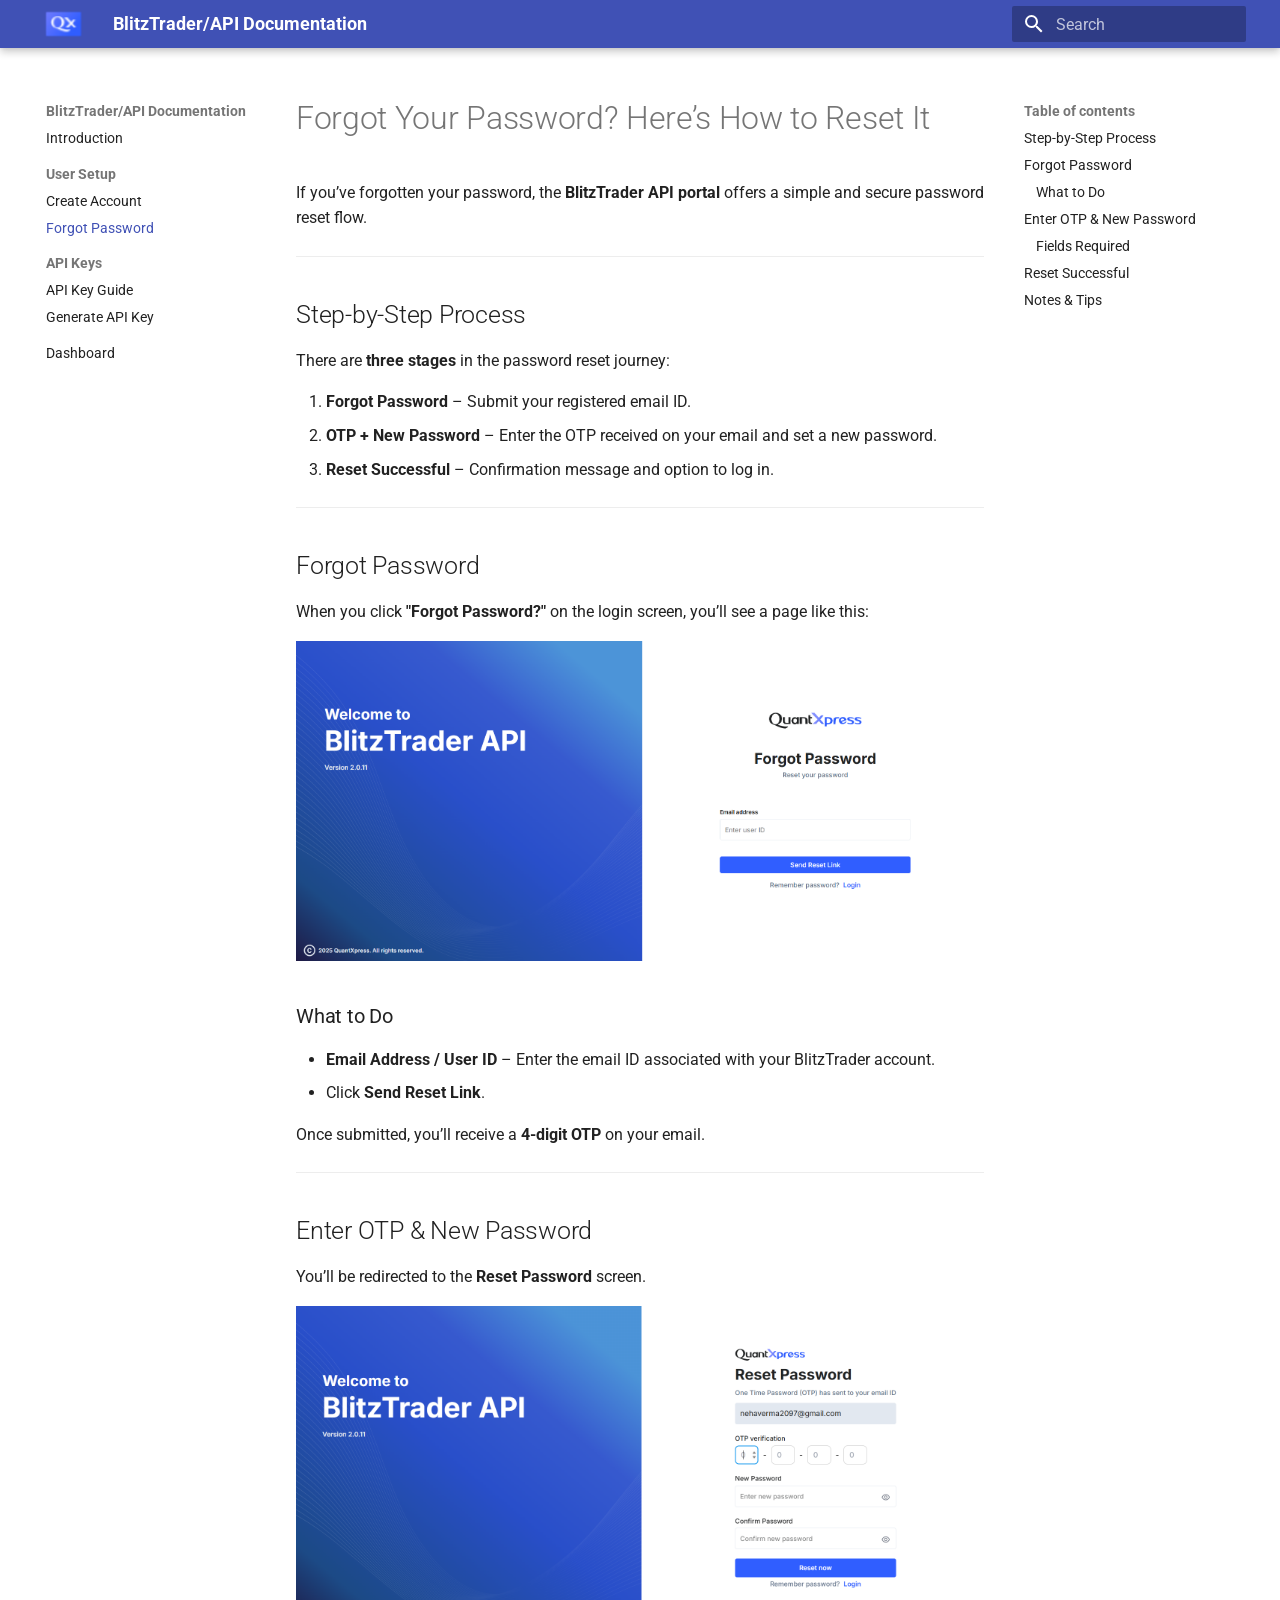
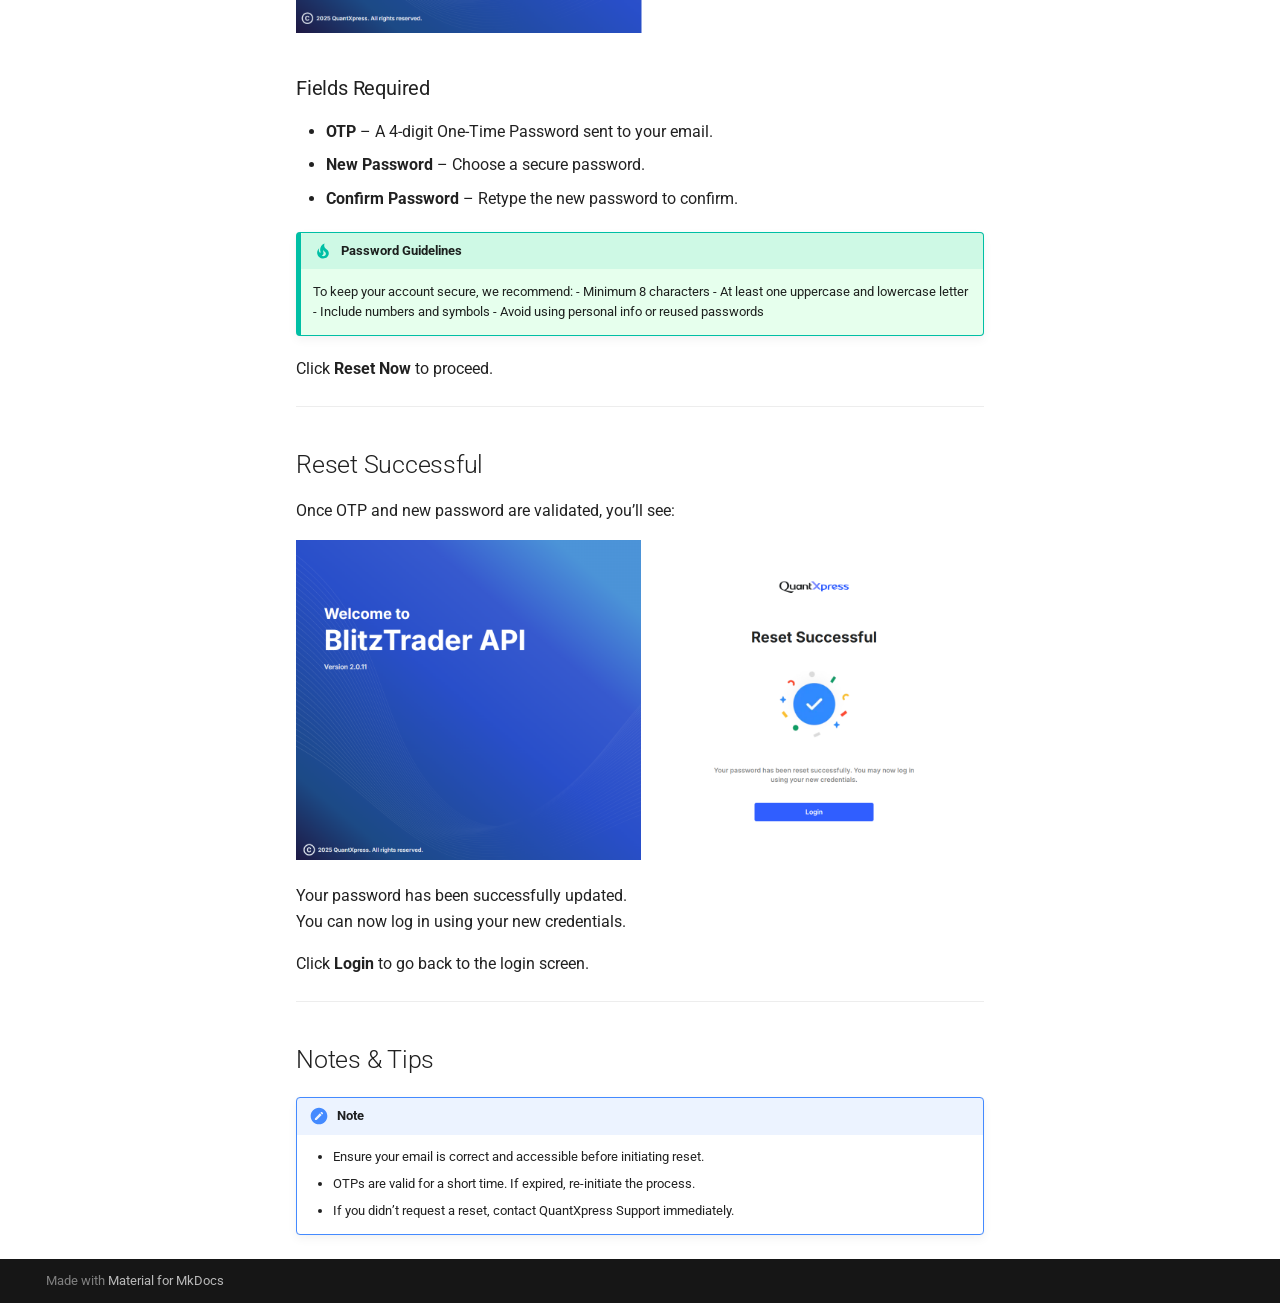
<file: 2.forgot-password.html>
<!doctype html>
<html lang="en" class="no-js">
  <head>
    
      <meta charset="utf-8">
      <meta name="viewport" content="width=device-width,initial-scale=1">
      
      
      
        <link rel="canonical" href="https://NehaV20.github.io/BlitzTrader-API-Documentation/2.forgot-password.html">
      
      
        <link rel="prev" href="1.create-account.html">
      
      
        <link rel="next" href="3.api-key-guide.html">
      
      
        
      
      
      <link rel="icon" href="assets/favicon.ico">
      <meta name="generator" content="mkdocs-1.6.1, mkdocs-material-9.7.0">
    
    
      
        <title>Forgot Password - BlitzTrader/API Documentation</title>
      
    
    
      <link rel="stylesheet" href="assets/stylesheets/main.618322db.min.css">
      
      


    
    
      
    
    
      
        
        
        <link rel="preconnect" href="https://fonts.gstatic.com" crossorigin>
        <link rel="stylesheet" href="https://fonts.googleapis.com/css?family=Roboto:300,300i,400,400i,700,700i%7CRoboto+Mono:400,400i,700,700i&display=fallback">
        <style>:root{--md-text-font:"Roboto";--md-code-font:"Roboto Mono"}</style>
      
    
    
      <link rel="stylesheet" href="css/custom.css">
    
    <script>__md_scope=new URL(".",location),__md_hash=e=>[...e].reduce(((e,_)=>(e<<5)-e+_.charCodeAt(0)),0),__md_get=(e,_=localStorage,t=__md_scope)=>JSON.parse(_.getItem(t.pathname+"."+e)),__md_set=(e,_,t=localStorage,a=__md_scope)=>{try{t.setItem(a.pathname+"."+e,JSON.stringify(_))}catch(e){}}</script>
    
      

    
    
  </head>
  
  
    <body dir="ltr">
  
    
    <input class="md-toggle" data-md-toggle="drawer" type="checkbox" id="__drawer" autocomplete="off">
    <input class="md-toggle" data-md-toggle="search" type="checkbox" id="__search" autocomplete="off">
    <label class="md-overlay" for="__drawer"></label>
    <div data-md-component="skip">
      
        
        <a href="#forgot-your-password-heres-how-to-reset-it" class="md-skip">
          Skip to content
        </a>
      
    </div>
    <div data-md-component="announce">
      
    </div>
    
    
      

  

<header class="md-header md-header--shadow" data-md-component="header">
  <nav class="md-header__inner md-grid" aria-label="Header">
    <a href="index.html" title="BlitzTrader/API Documentation" class="md-header__button md-logo" aria-label="BlitzTrader/API Documentation" data-md-component="logo">
      
  <img src="assets/icon.png" alt="logo">

    </a>
    <label class="md-header__button md-icon" for="__drawer">
      
      <svg xmlns="http://www.w3.org/2000/svg" viewBox="0 0 24 24"><path d="M3 6h18v2H3zm0 5h18v2H3zm0 5h18v2H3z"/></svg>
    </label>
    <div class="md-header__title" data-md-component="header-title">
      <div class="md-header__ellipsis">
        <div class="md-header__topic">
          <span class="md-ellipsis">
            BlitzTrader/API Documentation
          </span>
        </div>
        <div class="md-header__topic" data-md-component="header-topic">
          <span class="md-ellipsis">
            
              Forgot Password
            
          </span>
        </div>
      </div>
    </div>
    
    
      <script>var palette=__md_get("__palette");if(palette&&palette.color){if("(prefers-color-scheme)"===palette.color.media){var media=matchMedia("(prefers-color-scheme: light)"),input=document.querySelector(media.matches?"[data-md-color-media='(prefers-color-scheme: light)']":"[data-md-color-media='(prefers-color-scheme: dark)']");palette.color.media=input.getAttribute("data-md-color-media"),palette.color.scheme=input.getAttribute("data-md-color-scheme"),palette.color.primary=input.getAttribute("data-md-color-primary"),palette.color.accent=input.getAttribute("data-md-color-accent")}for(var[key,value]of Object.entries(palette.color))document.body.setAttribute("data-md-color-"+key,value)}</script>
    
    
    
      
      
        <label class="md-header__button md-icon" for="__search">
          
          <svg xmlns="http://www.w3.org/2000/svg" viewBox="0 0 24 24"><path d="M9.5 3A6.5 6.5 0 0 1 16 9.5c0 1.61-.59 3.09-1.56 4.23l.27.27h.79l5 5-1.5 1.5-5-5v-.79l-.27-.27A6.52 6.52 0 0 1 9.5 16 6.5 6.5 0 0 1 3 9.5 6.5 6.5 0 0 1 9.5 3m0 2C7 5 5 7 5 9.5S7 14 9.5 14 14 12 14 9.5 12 5 9.5 5"/></svg>
        </label>
        <div class="md-search" data-md-component="search" role="dialog">
  <label class="md-search__overlay" for="__search"></label>
  <div class="md-search__inner" role="search">
    <form class="md-search__form" name="search">
      <input type="text" class="md-search__input" name="query" aria-label="Search" placeholder="Search" autocapitalize="off" autocorrect="off" autocomplete="off" spellcheck="false" data-md-component="search-query" required>
      <label class="md-search__icon md-icon" for="__search">
        
        <svg xmlns="http://www.w3.org/2000/svg" viewBox="0 0 24 24"><path d="M9.5 3A6.5 6.5 0 0 1 16 9.5c0 1.61-.59 3.09-1.56 4.23l.27.27h.79l5 5-1.5 1.5-5-5v-.79l-.27-.27A6.52 6.52 0 0 1 9.5 16 6.5 6.5 0 0 1 3 9.5 6.5 6.5 0 0 1 9.5 3m0 2C7 5 5 7 5 9.5S7 14 9.5 14 14 12 14 9.5 12 5 9.5 5"/></svg>
        
        <svg xmlns="http://www.w3.org/2000/svg" viewBox="0 0 24 24"><path d="M20 11v2H8l5.5 5.5-1.42 1.42L4.16 12l7.92-7.92L13.5 5.5 8 11z"/></svg>
      </label>
      <nav class="md-search__options" aria-label="Search">
        
        <button type="reset" class="md-search__icon md-icon" title="Clear" aria-label="Clear" tabindex="-1">
          
          <svg xmlns="http://www.w3.org/2000/svg" viewBox="0 0 24 24"><path d="M19 6.41 17.59 5 12 10.59 6.41 5 5 6.41 10.59 12 5 17.59 6.41 19 12 13.41 17.59 19 19 17.59 13.41 12z"/></svg>
        </button>
      </nav>
      
    </form>
    <div class="md-search__output">
      <div class="md-search__scrollwrap" tabindex="0" data-md-scrollfix>
        <div class="md-search-result" data-md-component="search-result">
          <div class="md-search-result__meta">
            Initializing search
          </div>
          <ol class="md-search-result__list" role="presentation"></ol>
        </div>
      </div>
    </div>
  </div>
</div>
      
    
    
  </nav>
  
</header>
    
    <div class="md-container" data-md-component="container">
      
      
        
          
        
      
      <main class="md-main" data-md-component="main">
        <div class="md-main__inner md-grid">
          
            
              
              <div class="md-sidebar md-sidebar--primary" data-md-component="sidebar" data-md-type="navigation" >
                <div class="md-sidebar__scrollwrap">
                  <div class="md-sidebar__inner">
                    



<nav class="md-nav md-nav--primary" aria-label="Navigation" data-md-level="0">
  <label class="md-nav__title" for="__drawer">
    <a href="index.html" title="BlitzTrader/API Documentation" class="md-nav__button md-logo" aria-label="BlitzTrader/API Documentation" data-md-component="logo">
      
  <img src="assets/icon.png" alt="logo">

    </a>
    BlitzTrader/API Documentation
  </label>
  
  <ul class="md-nav__list" data-md-scrollfix>
    
      
      
  
  
  
  
    <li class="md-nav__item">
      <a href="index.html" class="md-nav__link">
        
  
  
  <span class="md-ellipsis">
    
  
    Introduction
  

    
  </span>
  
  

      </a>
    </li>
  

    
      
      
  
  
    
  
  
  
    
    
    
    
      
        
        
      
    
    
    <li class="md-nav__item md-nav__item--active md-nav__item--section md-nav__item--nested">
      
        
        
        <input class="md-nav__toggle md-toggle " type="checkbox" id="__nav_2" checked>
        
          
          <label class="md-nav__link" for="__nav_2" id="__nav_2_label" tabindex="">
            
  
  
  <span class="md-ellipsis">
    
  
    User Setup
  

    
  </span>
  
  

            <span class="md-nav__icon md-icon"></span>
          </label>
        
        <nav class="md-nav" data-md-level="1" aria-labelledby="__nav_2_label" aria-expanded="true">
          <label class="md-nav__title" for="__nav_2">
            <span class="md-nav__icon md-icon"></span>
            
  
    User Setup
  

          </label>
          <ul class="md-nav__list" data-md-scrollfix>
            
              
                
  
  
  
  
    <li class="md-nav__item">
      <a href="1.create-account.html" class="md-nav__link">
        
  
  
  <span class="md-ellipsis">
    
  
    Create Account
  

    
  </span>
  
  

      </a>
    </li>
  

              
            
              
                
  
  
    
  
  
  
    <li class="md-nav__item md-nav__item--active">
      
      <input class="md-nav__toggle md-toggle" type="checkbox" id="__toc">
      
      
        
      
      
        <label class="md-nav__link md-nav__link--active" for="__toc">
          
  
  
  <span class="md-ellipsis">
    
  
    Forgot Password
  

    
  </span>
  
  

          <span class="md-nav__icon md-icon"></span>
        </label>
      
      <a href="2.forgot-password.html" class="md-nav__link md-nav__link--active">
        
  
  
  <span class="md-ellipsis">
    
  
    Forgot Password
  

    
  </span>
  
  

      </a>
      
        

<nav class="md-nav md-nav--secondary" aria-label="Table of contents">
  
  
  
    
  
  
    <label class="md-nav__title" for="__toc">
      <span class="md-nav__icon md-icon"></span>
      Table of contents
    </label>
    <ul class="md-nav__list" data-md-component="toc" data-md-scrollfix>
      
        <li class="md-nav__item">
  <a href="#step-by-step-process" class="md-nav__link">
    <span class="md-ellipsis">
      
        Step-by-Step Process
      
    </span>
  </a>
  
</li>
      
        <li class="md-nav__item">
  <a href="#forgot-password" class="md-nav__link">
    <span class="md-ellipsis">
      
        Forgot Password
      
    </span>
  </a>
  
    <nav class="md-nav" aria-label="Forgot Password">
      <ul class="md-nav__list">
        
          <li class="md-nav__item">
  <a href="#what-to-do" class="md-nav__link">
    <span class="md-ellipsis">
      
        What to Do
      
    </span>
  </a>
  
</li>
        
      </ul>
    </nav>
  
</li>
      
        <li class="md-nav__item">
  <a href="#enter-otp-new-password" class="md-nav__link">
    <span class="md-ellipsis">
      
        Enter OTP &amp; New Password
      
    </span>
  </a>
  
    <nav class="md-nav" aria-label="Enter OTP &amp; New Password">
      <ul class="md-nav__list">
        
          <li class="md-nav__item">
  <a href="#fields-required" class="md-nav__link">
    <span class="md-ellipsis">
      
        Fields Required
      
    </span>
  </a>
  
</li>
        
      </ul>
    </nav>
  
</li>
      
        <li class="md-nav__item">
  <a href="#reset-successful" class="md-nav__link">
    <span class="md-ellipsis">
      
        Reset Successful
      
    </span>
  </a>
  
</li>
      
        <li class="md-nav__item">
  <a href="#notes-tips" class="md-nav__link">
    <span class="md-ellipsis">
      
        Notes &amp; Tips
      
    </span>
  </a>
  
</li>
      
    </ul>
  
</nav>
      
    </li>
  

              
            
          </ul>
        </nav>
      
    </li>
  

    
      
      
  
  
  
  
    
    
    
    
      
        
        
      
    
    
    <li class="md-nav__item md-nav__item--section md-nav__item--nested">
      
        
        
          
        
        <input class="md-nav__toggle md-toggle md-toggle--indeterminate" type="checkbox" id="__nav_3" >
        
          
          <label class="md-nav__link" for="__nav_3" id="__nav_3_label" tabindex="">
            
  
  
  <span class="md-ellipsis">
    
  
    API Keys
  

    
  </span>
  
  

            <span class="md-nav__icon md-icon"></span>
          </label>
        
        <nav class="md-nav" data-md-level="1" aria-labelledby="__nav_3_label" aria-expanded="false">
          <label class="md-nav__title" for="__nav_3">
            <span class="md-nav__icon md-icon"></span>
            
  
    API Keys
  

          </label>
          <ul class="md-nav__list" data-md-scrollfix>
            
              
                
  
  
  
  
    <li class="md-nav__item">
      <a href="3.api-key-guide.html" class="md-nav__link">
        
  
  
  <span class="md-ellipsis">
    
  
    API Key Guide
  

    
  </span>
  
  

      </a>
    </li>
  

              
            
              
                
  
  
  
  
    <li class="md-nav__item">
      <a href="generate-apikey.html" class="md-nav__link">
        
  
  
  <span class="md-ellipsis">
    
  
    Generate API Key
  

    
  </span>
  
  

      </a>
    </li>
  

              
            
          </ul>
        </nav>
      
    </li>
  

    
      
      
  
  
  
  
    <li class="md-nav__item">
      <a href="dashboard.html" class="md-nav__link">
        
  
  
  <span class="md-ellipsis">
    
  
    Dashboard
  

    
  </span>
  
  

      </a>
    </li>
  

    
  </ul>
</nav>
                  </div>
                </div>
              </div>
            
            
              
              <div class="md-sidebar md-sidebar--secondary" data-md-component="sidebar" data-md-type="toc" >
                <div class="md-sidebar__scrollwrap">
                  <div class="md-sidebar__inner">
                    

<nav class="md-nav md-nav--secondary" aria-label="Table of contents">
  
  
  
    
  
  
    <label class="md-nav__title" for="__toc">
      <span class="md-nav__icon md-icon"></span>
      Table of contents
    </label>
    <ul class="md-nav__list" data-md-component="toc" data-md-scrollfix>
      
        <li class="md-nav__item">
  <a href="#step-by-step-process" class="md-nav__link">
    <span class="md-ellipsis">
      
        Step-by-Step Process
      
    </span>
  </a>
  
</li>
      
        <li class="md-nav__item">
  <a href="#forgot-password" class="md-nav__link">
    <span class="md-ellipsis">
      
        Forgot Password
      
    </span>
  </a>
  
    <nav class="md-nav" aria-label="Forgot Password">
      <ul class="md-nav__list">
        
          <li class="md-nav__item">
  <a href="#what-to-do" class="md-nav__link">
    <span class="md-ellipsis">
      
        What to Do
      
    </span>
  </a>
  
</li>
        
      </ul>
    </nav>
  
</li>
      
        <li class="md-nav__item">
  <a href="#enter-otp-new-password" class="md-nav__link">
    <span class="md-ellipsis">
      
        Enter OTP &amp; New Password
      
    </span>
  </a>
  
    <nav class="md-nav" aria-label="Enter OTP &amp; New Password">
      <ul class="md-nav__list">
        
          <li class="md-nav__item">
  <a href="#fields-required" class="md-nav__link">
    <span class="md-ellipsis">
      
        Fields Required
      
    </span>
  </a>
  
</li>
        
      </ul>
    </nav>
  
</li>
      
        <li class="md-nav__item">
  <a href="#reset-successful" class="md-nav__link">
    <span class="md-ellipsis">
      
        Reset Successful
      
    </span>
  </a>
  
</li>
      
        <li class="md-nav__item">
  <a href="#notes-tips" class="md-nav__link">
    <span class="md-ellipsis">
      
        Notes &amp; Tips
      
    </span>
  </a>
  
</li>
      
    </ul>
  
</nav>
                  </div>
                </div>
              </div>
            
          
          
            <div class="md-content" data-md-component="content">
              
              <article class="md-content__inner md-typeset">
                
                  



<h1 id="forgot-your-password-heres-how-to-reset-it">Forgot Your Password? Here’s How to Reset It</h1>
<p>If you’ve forgotten your password, the <strong>BlitzTrader API portal</strong> offers a simple and secure password reset flow.</p>
<hr />
<h2 id="step-by-step-process">Step-by-Step Process</h2>
<p>There are <strong>three stages</strong> in the password reset journey:</p>
<ol>
<li><strong>Forgot Password</strong> – Submit your registered email ID.  </li>
<li><strong>OTP + New Password</strong> – Enter the OTP received on your email and set a new password.  </li>
<li><strong>Reset Successful</strong> – Confirmation message and option to log in.</li>
</ol>
<hr />
<h2 id="forgot-password">Forgot Password</h2>
<p>When you click <strong>"Forgot Password?"</strong> on the login screen, you’ll see a page like this:</p>
<p><img alt="Forgot Password Screen" src="assets/forgot-password-screen.png" /></p>
<h3 id="what-to-do">What to Do</h3>
<ul>
<li><strong>Email Address / User ID</strong> – Enter the email ID associated with your BlitzTrader account.  </li>
<li>Click <strong>Send Reset Link</strong>.</li>
</ul>
<p>Once submitted, you’ll receive a <strong>4-digit OTP</strong> on your email.</p>
<hr />
<h2 id="enter-otp-new-password">Enter OTP &amp; New Password</h2>
<p>You’ll be redirected to the <strong>Reset Password</strong> screen.</p>
<p><img alt="Reset Password Screen" src="assets/send-reset-link-screen.png" /></p>
<h3 id="fields-required">Fields Required</h3>
<ul>
<li><strong>OTP</strong> – A 4-digit One-Time Password sent to your email.  </li>
<li><strong>New Password</strong> – Choose a secure password.  </li>
<li><strong>Confirm Password</strong> – Retype the new password to confirm.  </li>
</ul>
<div class="admonition tip">
<p class="admonition-title">Password Guidelines</p>
<p>To keep your account secure, we recommend:
- Minimum 8 characters
- At least one uppercase and lowercase letter
- Include numbers and symbols
- Avoid using personal info or reused passwords</p>
</div>
<p>Click <strong>Reset Now</strong> to proceed.</p>
<hr />
<h2 id="reset-successful">Reset Successful</h2>
<p>Once OTP and new password are validated, you’ll see:</p>
<p><img alt="Reset Successful Screen" src="assets/reset-successful-screen.png" /></p>
<p>Your password has been successfully updated.<br />
You can now log in using your new credentials.</p>
<p>Click <strong>Login</strong> to go back to the login screen.</p>
<hr />
<h2 id="notes-tips">Notes &amp; Tips</h2>
<div class="admonition note">
<p class="admonition-title">Note</p>
<ul>
<li>Ensure your email is correct and accessible before initiating reset.</li>
<li>OTPs are valid for a short time. If expired, re-initiate the process.</li>
<li>If you didn’t request a reset, contact QuantXpress Support immediately.</li>
</ul>
</div>












                
              </article>
            </div>
          
          
<script>var target=document.getElementById(location.hash.slice(1));target&&target.name&&(target.checked=target.name.startsWith("__tabbed_"))</script>
        </div>
        
      </main>
      
        <footer class="md-footer">
  
  <div class="md-footer-meta md-typeset">
    <div class="md-footer-meta__inner md-grid">
      <div class="md-copyright">
  
  
    Made with
    <a href="https://squidfunk.github.io/mkdocs-material/" target="_blank" rel="noopener">
      Material for MkDocs
    </a>
  
</div>
      
    </div>
  </div>
</footer>
      
    </div>
    <div class="md-dialog" data-md-component="dialog">
      <div class="md-dialog__inner md-typeset"></div>
    </div>
    
    
    
      
      
      <script id="__config" type="application/json">{"annotate": null, "base": ".", "features": ["navigation.sections", "navigation.expand"], "search": "assets/javascripts/workers/search.7a47a382.min.js", "tags": null, "translations": {"clipboard.copied": "Copied to clipboard", "clipboard.copy": "Copy to clipboard", "search.result.more.one": "1 more on this page", "search.result.more.other": "# more on this page", "search.result.none": "No matching documents", "search.result.one": "1 matching document", "search.result.other": "# matching documents", "search.result.placeholder": "Type to start searching", "search.result.term.missing": "Missing", "select.version": "Select version"}, "version": null}</script>
    
    
      <script src="assets/javascripts/bundle.e71a0d61.min.js"></script>
      
        <script src="js/logo-link.js"></script>
      
    
  </body>
</html>
</file>
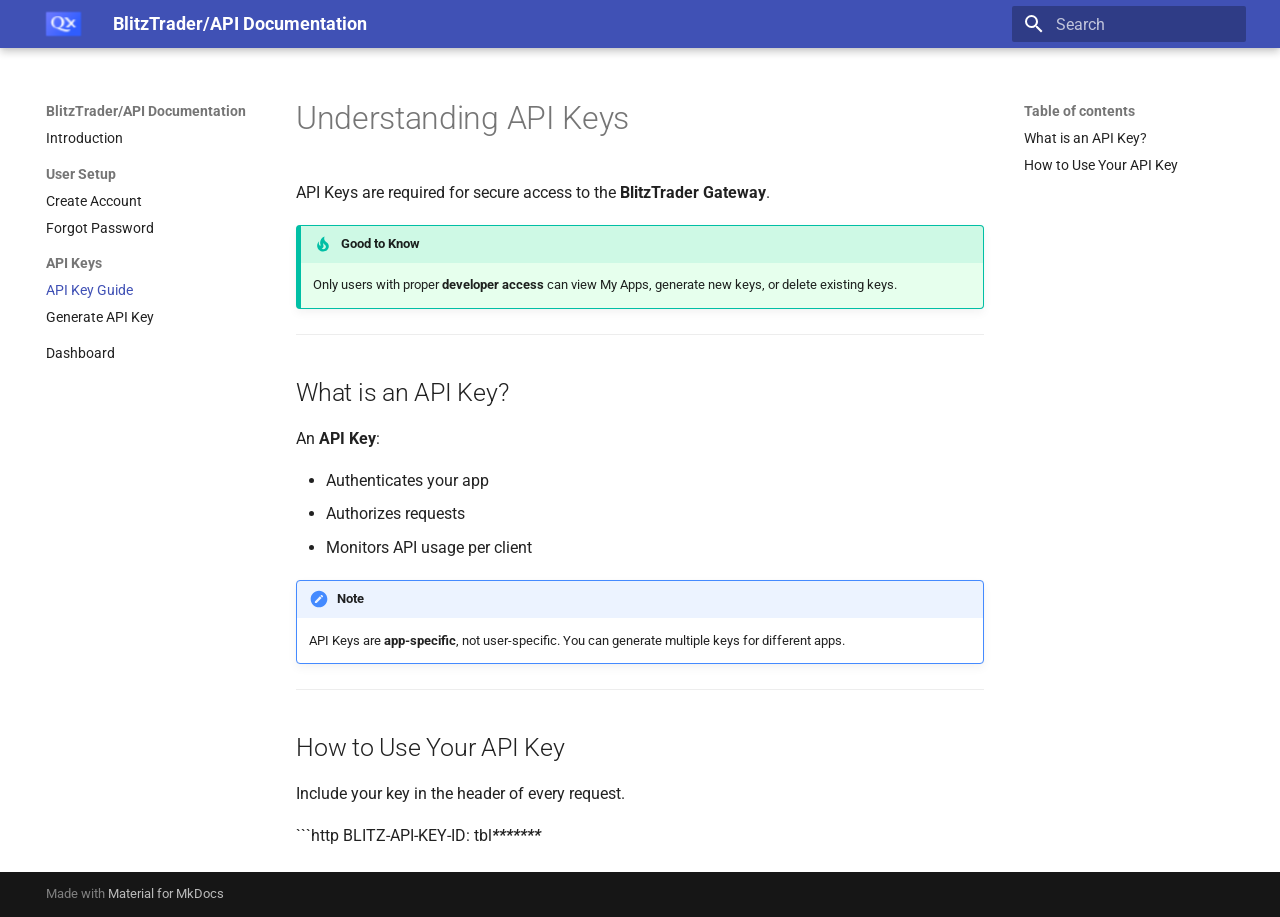
<file: 3.api-key-guide.html>
<!doctype html>
<html lang="en" class="no-js">
  <head>
    
      <meta charset="utf-8">
      <meta name="viewport" content="width=device-width,initial-scale=1">
      
      
      
        <link rel="canonical" href="https://NehaV20.github.io/BlitzTrader-API-Documentation/3.api-key-guide.html">
      
      
        <link rel="prev" href="2.forgot-password.html">
      
      
        <link rel="next" href="generate-apikey.html">
      
      
        
      
      
      <link rel="icon" href="assets/favicon.ico">
      <meta name="generator" content="mkdocs-1.6.1, mkdocs-material-9.7.0">
    
    
      
        <title>API Key Guide - BlitzTrader/API Documentation</title>
      
    
    
      <link rel="stylesheet" href="assets/stylesheets/main.618322db.min.css">
      
      


    
    
      
    
    
      
        
        
        <link rel="preconnect" href="https://fonts.gstatic.com" crossorigin>
        <link rel="stylesheet" href="https://fonts.googleapis.com/css?family=Roboto:300,300i,400,400i,700,700i%7CRoboto+Mono:400,400i,700,700i&display=fallback">
        <style>:root{--md-text-font:"Roboto";--md-code-font:"Roboto Mono"}</style>
      
    
    
      <link rel="stylesheet" href="css/custom.css">
    
    <script>__md_scope=new URL(".",location),__md_hash=e=>[...e].reduce(((e,_)=>(e<<5)-e+_.charCodeAt(0)),0),__md_get=(e,_=localStorage,t=__md_scope)=>JSON.parse(_.getItem(t.pathname+"."+e)),__md_set=(e,_,t=localStorage,a=__md_scope)=>{try{t.setItem(a.pathname+"."+e,JSON.stringify(_))}catch(e){}}</script>
    
      

    
    
  </head>
  
  
    <body dir="ltr">
  
    
    <input class="md-toggle" data-md-toggle="drawer" type="checkbox" id="__drawer" autocomplete="off">
    <input class="md-toggle" data-md-toggle="search" type="checkbox" id="__search" autocomplete="off">
    <label class="md-overlay" for="__drawer"></label>
    <div data-md-component="skip">
      
        
        <a href="#understanding-api-keys" class="md-skip">
          Skip to content
        </a>
      
    </div>
    <div data-md-component="announce">
      
    </div>
    
    
      

  

<header class="md-header md-header--shadow" data-md-component="header">
  <nav class="md-header__inner md-grid" aria-label="Header">
    <a href="index.html" title="BlitzTrader/API Documentation" class="md-header__button md-logo" aria-label="BlitzTrader/API Documentation" data-md-component="logo">
      
  <img src="assets/icon.png" alt="logo">

    </a>
    <label class="md-header__button md-icon" for="__drawer">
      
      <svg xmlns="http://www.w3.org/2000/svg" viewBox="0 0 24 24"><path d="M3 6h18v2H3zm0 5h18v2H3zm0 5h18v2H3z"/></svg>
    </label>
    <div class="md-header__title" data-md-component="header-title">
      <div class="md-header__ellipsis">
        <div class="md-header__topic">
          <span class="md-ellipsis">
            BlitzTrader/API Documentation
          </span>
        </div>
        <div class="md-header__topic" data-md-component="header-topic">
          <span class="md-ellipsis">
            
              API Key Guide
            
          </span>
        </div>
      </div>
    </div>
    
    
      <script>var palette=__md_get("__palette");if(palette&&palette.color){if("(prefers-color-scheme)"===palette.color.media){var media=matchMedia("(prefers-color-scheme: light)"),input=document.querySelector(media.matches?"[data-md-color-media='(prefers-color-scheme: light)']":"[data-md-color-media='(prefers-color-scheme: dark)']");palette.color.media=input.getAttribute("data-md-color-media"),palette.color.scheme=input.getAttribute("data-md-color-scheme"),palette.color.primary=input.getAttribute("data-md-color-primary"),palette.color.accent=input.getAttribute("data-md-color-accent")}for(var[key,value]of Object.entries(palette.color))document.body.setAttribute("data-md-color-"+key,value)}</script>
    
    
    
      
      
        <label class="md-header__button md-icon" for="__search">
          
          <svg xmlns="http://www.w3.org/2000/svg" viewBox="0 0 24 24"><path d="M9.5 3A6.5 6.5 0 0 1 16 9.5c0 1.61-.59 3.09-1.56 4.23l.27.27h.79l5 5-1.5 1.5-5-5v-.79l-.27-.27A6.52 6.52 0 0 1 9.5 16 6.5 6.5 0 0 1 3 9.5 6.5 6.5 0 0 1 9.5 3m0 2C7 5 5 7 5 9.5S7 14 9.5 14 14 12 14 9.5 12 5 9.5 5"/></svg>
        </label>
        <div class="md-search" data-md-component="search" role="dialog">
  <label class="md-search__overlay" for="__search"></label>
  <div class="md-search__inner" role="search">
    <form class="md-search__form" name="search">
      <input type="text" class="md-search__input" name="query" aria-label="Search" placeholder="Search" autocapitalize="off" autocorrect="off" autocomplete="off" spellcheck="false" data-md-component="search-query" required>
      <label class="md-search__icon md-icon" for="__search">
        
        <svg xmlns="http://www.w3.org/2000/svg" viewBox="0 0 24 24"><path d="M9.5 3A6.5 6.5 0 0 1 16 9.5c0 1.61-.59 3.09-1.56 4.23l.27.27h.79l5 5-1.5 1.5-5-5v-.79l-.27-.27A6.52 6.52 0 0 1 9.5 16 6.5 6.5 0 0 1 3 9.5 6.5 6.5 0 0 1 9.5 3m0 2C7 5 5 7 5 9.5S7 14 9.5 14 14 12 14 9.5 12 5 9.5 5"/></svg>
        
        <svg xmlns="http://www.w3.org/2000/svg" viewBox="0 0 24 24"><path d="M20 11v2H8l5.5 5.5-1.42 1.42L4.16 12l7.92-7.92L13.5 5.5 8 11z"/></svg>
      </label>
      <nav class="md-search__options" aria-label="Search">
        
        <button type="reset" class="md-search__icon md-icon" title="Clear" aria-label="Clear" tabindex="-1">
          
          <svg xmlns="http://www.w3.org/2000/svg" viewBox="0 0 24 24"><path d="M19 6.41 17.59 5 12 10.59 6.41 5 5 6.41 10.59 12 5 17.59 6.41 19 12 13.41 17.59 19 19 17.59 13.41 12z"/></svg>
        </button>
      </nav>
      
    </form>
    <div class="md-search__output">
      <div class="md-search__scrollwrap" tabindex="0" data-md-scrollfix>
        <div class="md-search-result" data-md-component="search-result">
          <div class="md-search-result__meta">
            Initializing search
          </div>
          <ol class="md-search-result__list" role="presentation"></ol>
        </div>
      </div>
    </div>
  </div>
</div>
      
    
    
  </nav>
  
</header>
    
    <div class="md-container" data-md-component="container">
      
      
        
          
        
      
      <main class="md-main" data-md-component="main">
        <div class="md-main__inner md-grid">
          
            
              
              <div class="md-sidebar md-sidebar--primary" data-md-component="sidebar" data-md-type="navigation" >
                <div class="md-sidebar__scrollwrap">
                  <div class="md-sidebar__inner">
                    



<nav class="md-nav md-nav--primary" aria-label="Navigation" data-md-level="0">
  <label class="md-nav__title" for="__drawer">
    <a href="index.html" title="BlitzTrader/API Documentation" class="md-nav__button md-logo" aria-label="BlitzTrader/API Documentation" data-md-component="logo">
      
  <img src="assets/icon.png" alt="logo">

    </a>
    BlitzTrader/API Documentation
  </label>
  
  <ul class="md-nav__list" data-md-scrollfix>
    
      
      
  
  
  
  
    <li class="md-nav__item">
      <a href="index.html" class="md-nav__link">
        
  
  
  <span class="md-ellipsis">
    
  
    Introduction
  

    
  </span>
  
  

      </a>
    </li>
  

    
      
      
  
  
  
  
    
    
    
    
      
        
        
      
    
    
    <li class="md-nav__item md-nav__item--section md-nav__item--nested">
      
        
        
          
        
        <input class="md-nav__toggle md-toggle md-toggle--indeterminate" type="checkbox" id="__nav_2" >
        
          
          <label class="md-nav__link" for="__nav_2" id="__nav_2_label" tabindex="">
            
  
  
  <span class="md-ellipsis">
    
  
    User Setup
  

    
  </span>
  
  

            <span class="md-nav__icon md-icon"></span>
          </label>
        
        <nav class="md-nav" data-md-level="1" aria-labelledby="__nav_2_label" aria-expanded="false">
          <label class="md-nav__title" for="__nav_2">
            <span class="md-nav__icon md-icon"></span>
            
  
    User Setup
  

          </label>
          <ul class="md-nav__list" data-md-scrollfix>
            
              
                
  
  
  
  
    <li class="md-nav__item">
      <a href="1.create-account.html" class="md-nav__link">
        
  
  
  <span class="md-ellipsis">
    
  
    Create Account
  

    
  </span>
  
  

      </a>
    </li>
  

              
            
              
                
  
  
  
  
    <li class="md-nav__item">
      <a href="2.forgot-password.html" class="md-nav__link">
        
  
  
  <span class="md-ellipsis">
    
  
    Forgot Password
  

    
  </span>
  
  

      </a>
    </li>
  

              
            
          </ul>
        </nav>
      
    </li>
  

    
      
      
  
  
    
  
  
  
    
    
    
    
      
        
        
      
    
    
    <li class="md-nav__item md-nav__item--active md-nav__item--section md-nav__item--nested">
      
        
        
        <input class="md-nav__toggle md-toggle " type="checkbox" id="__nav_3" checked>
        
          
          <label class="md-nav__link" for="__nav_3" id="__nav_3_label" tabindex="">
            
  
  
  <span class="md-ellipsis">
    
  
    API Keys
  

    
  </span>
  
  

            <span class="md-nav__icon md-icon"></span>
          </label>
        
        <nav class="md-nav" data-md-level="1" aria-labelledby="__nav_3_label" aria-expanded="true">
          <label class="md-nav__title" for="__nav_3">
            <span class="md-nav__icon md-icon"></span>
            
  
    API Keys
  

          </label>
          <ul class="md-nav__list" data-md-scrollfix>
            
              
                
  
  
    
  
  
  
    <li class="md-nav__item md-nav__item--active">
      
      <input class="md-nav__toggle md-toggle" type="checkbox" id="__toc">
      
      
        
      
      
        <label class="md-nav__link md-nav__link--active" for="__toc">
          
  
  
  <span class="md-ellipsis">
    
  
    API Key Guide
  

    
  </span>
  
  

          <span class="md-nav__icon md-icon"></span>
        </label>
      
      <a href="3.api-key-guide.html" class="md-nav__link md-nav__link--active">
        
  
  
  <span class="md-ellipsis">
    
  
    API Key Guide
  

    
  </span>
  
  

      </a>
      
        

<nav class="md-nav md-nav--secondary" aria-label="Table of contents">
  
  
  
    
  
  
    <label class="md-nav__title" for="__toc">
      <span class="md-nav__icon md-icon"></span>
      Table of contents
    </label>
    <ul class="md-nav__list" data-md-component="toc" data-md-scrollfix>
      
        <li class="md-nav__item">
  <a href="#what-is-an-api-key" class="md-nav__link">
    <span class="md-ellipsis">
      
        What is an API Key?
      
    </span>
  </a>
  
</li>
      
        <li class="md-nav__item">
  <a href="#how-to-use-your-api-key" class="md-nav__link">
    <span class="md-ellipsis">
      
        How to Use Your API Key
      
    </span>
  </a>
  
</li>
      
    </ul>
  
</nav>
      
    </li>
  

              
            
              
                
  
  
  
  
    <li class="md-nav__item">
      <a href="generate-apikey.html" class="md-nav__link">
        
  
  
  <span class="md-ellipsis">
    
  
    Generate API Key
  

    
  </span>
  
  

      </a>
    </li>
  

              
            
          </ul>
        </nav>
      
    </li>
  

    
      
      
  
  
  
  
    <li class="md-nav__item">
      <a href="dashboard.html" class="md-nav__link">
        
  
  
  <span class="md-ellipsis">
    
  
    Dashboard
  

    
  </span>
  
  

      </a>
    </li>
  

    
  </ul>
</nav>
                  </div>
                </div>
              </div>
            
            
              
              <div class="md-sidebar md-sidebar--secondary" data-md-component="sidebar" data-md-type="toc" >
                <div class="md-sidebar__scrollwrap">
                  <div class="md-sidebar__inner">
                    

<nav class="md-nav md-nav--secondary" aria-label="Table of contents">
  
  
  
    
  
  
    <label class="md-nav__title" for="__toc">
      <span class="md-nav__icon md-icon"></span>
      Table of contents
    </label>
    <ul class="md-nav__list" data-md-component="toc" data-md-scrollfix>
      
        <li class="md-nav__item">
  <a href="#what-is-an-api-key" class="md-nav__link">
    <span class="md-ellipsis">
      
        What is an API Key?
      
    </span>
  </a>
  
</li>
      
        <li class="md-nav__item">
  <a href="#how-to-use-your-api-key" class="md-nav__link">
    <span class="md-ellipsis">
      
        How to Use Your API Key
      
    </span>
  </a>
  
</li>
      
    </ul>
  
</nav>
                  </div>
                </div>
              </div>
            
          
          
            <div class="md-content" data-md-component="content">
              
              <article class="md-content__inner md-typeset">
                
                  



<h1 id="understanding-api-keys">Understanding API Keys</h1>
<p>API Keys are required for secure access to the <strong>BlitzTrader Gateway</strong>.</p>
<div class="admonition tip">
<p class="admonition-title">Good to Know</p>
<p>Only users with proper <strong>developer access</strong> can view My Apps, generate new keys, or delete existing keys.</p>
</div>
<hr />
<h2 id="what-is-an-api-key">What is an API Key?</h2>
<p>An <strong>API Key</strong>:</p>
<ul>
<li>Authenticates your app</li>
<li>Authorizes requests</li>
<li>Monitors API usage per client</li>
</ul>
<div class="admonition note">
<p class="admonition-title">Note</p>
<p>API Keys are <strong>app-specific</strong>, not user-specific. You can generate multiple keys for different apps.</p>
</div>
<hr />
<h2 id="how-to-use-your-api-key">How to Use Your API Key</h2>
<p>Include your key in the header of every request.</p>
<p>```http
BLITZ-API-KEY-ID: tbl<strong><em>**</em></strong><strong><em>**</em></strong><strong><em>**</em></strong><strong><em>*</em></strong></p>












                
              </article>
            </div>
          
          
<script>var target=document.getElementById(location.hash.slice(1));target&&target.name&&(target.checked=target.name.startsWith("__tabbed_"))</script>
        </div>
        
      </main>
      
        <footer class="md-footer">
  
  <div class="md-footer-meta md-typeset">
    <div class="md-footer-meta__inner md-grid">
      <div class="md-copyright">
  
  
    Made with
    <a href="https://squidfunk.github.io/mkdocs-material/" target="_blank" rel="noopener">
      Material for MkDocs
    </a>
  
</div>
      
    </div>
  </div>
</footer>
      
    </div>
    <div class="md-dialog" data-md-component="dialog">
      <div class="md-dialog__inner md-typeset"></div>
    </div>
    
    
    
      
      
      <script id="__config" type="application/json">{"annotate": null, "base": ".", "features": ["navigation.sections", "navigation.expand"], "search": "assets/javascripts/workers/search.7a47a382.min.js", "tags": null, "translations": {"clipboard.copied": "Copied to clipboard", "clipboard.copy": "Copy to clipboard", "search.result.more.one": "1 more on this page", "search.result.more.other": "# more on this page", "search.result.none": "No matching documents", "search.result.one": "1 matching document", "search.result.other": "# matching documents", "search.result.placeholder": "Type to start searching", "search.result.term.missing": "Missing", "select.version": "Select version"}, "version": null}</script>
    
    
      <script src="assets/javascripts/bundle.e71a0d61.min.js"></script>
      
        <script src="js/logo-link.js"></script>
      
    
  </body>
</html>
</file>
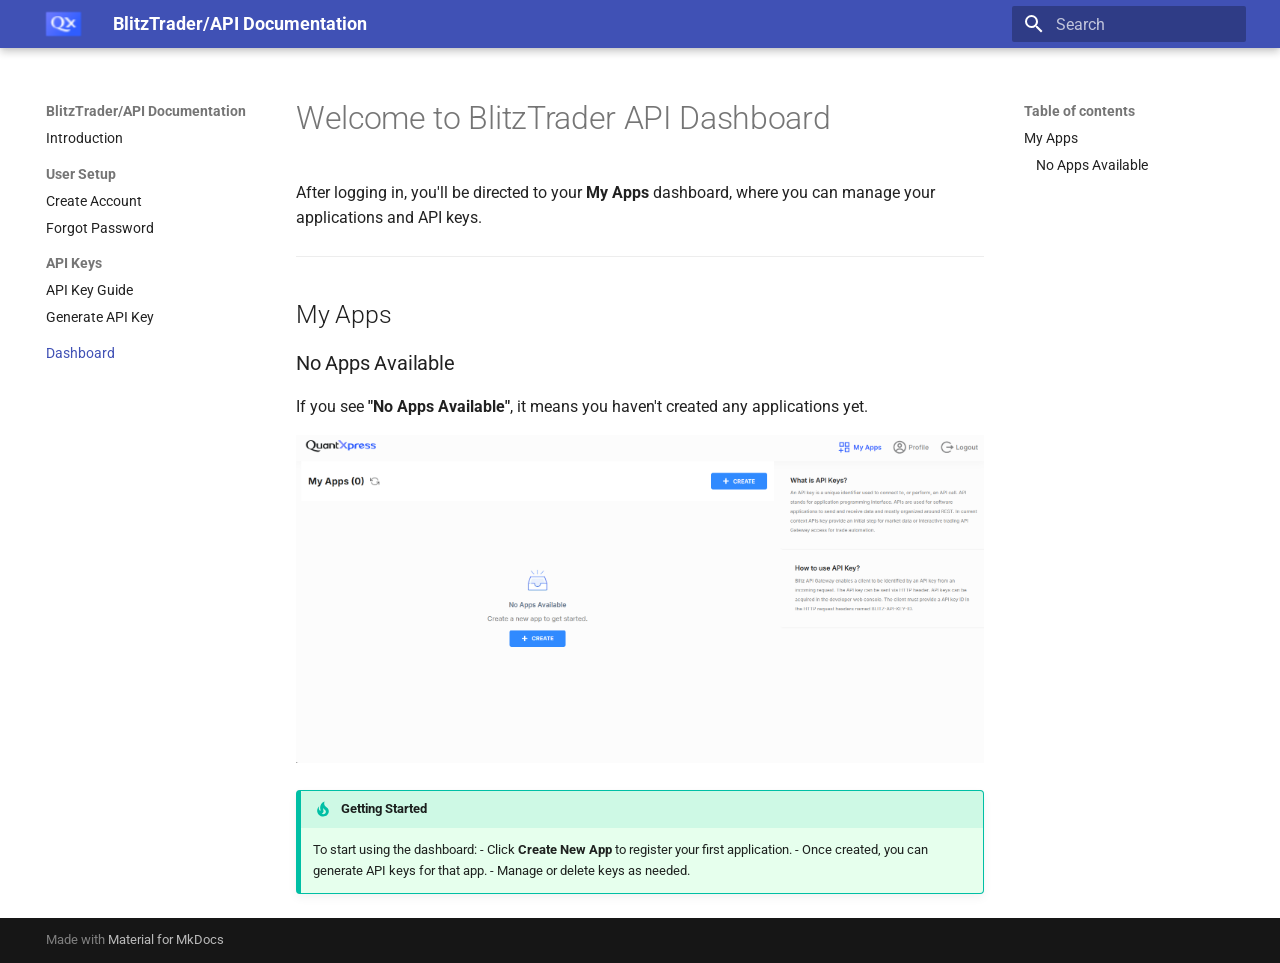
<file: dashboard.html>
<!doctype html>
<html lang="en" class="no-js">
  <head>
    
      <meta charset="utf-8">
      <meta name="viewport" content="width=device-width,initial-scale=1">
      
      
      
        <link rel="canonical" href="https://NehaV20.github.io/BlitzTrader-API-Documentation/dashboard.html">
      
      
        <link rel="prev" href="generate-apikey.html">
      
      
      
        
      
      
      <link rel="icon" href="assets/favicon.ico">
      <meta name="generator" content="mkdocs-1.6.1, mkdocs-material-9.7.0">
    
    
      
        <title>Dashboard - BlitzTrader/API Documentation</title>
      
    
    
      <link rel="stylesheet" href="assets/stylesheets/main.618322db.min.css">
      
      


    
    
      
    
    
      
        
        
        <link rel="preconnect" href="https://fonts.gstatic.com" crossorigin>
        <link rel="stylesheet" href="https://fonts.googleapis.com/css?family=Roboto:300,300i,400,400i,700,700i%7CRoboto+Mono:400,400i,700,700i&display=fallback">
        <style>:root{--md-text-font:"Roboto";--md-code-font:"Roboto Mono"}</style>
      
    
    
      <link rel="stylesheet" href="css/custom.css">
    
    <script>__md_scope=new URL(".",location),__md_hash=e=>[...e].reduce(((e,_)=>(e<<5)-e+_.charCodeAt(0)),0),__md_get=(e,_=localStorage,t=__md_scope)=>JSON.parse(_.getItem(t.pathname+"."+e)),__md_set=(e,_,t=localStorage,a=__md_scope)=>{try{t.setItem(a.pathname+"."+e,JSON.stringify(_))}catch(e){}}</script>
    
      

    
    
  </head>
  
  
    <body dir="ltr">
  
    
    <input class="md-toggle" data-md-toggle="drawer" type="checkbox" id="__drawer" autocomplete="off">
    <input class="md-toggle" data-md-toggle="search" type="checkbox" id="__search" autocomplete="off">
    <label class="md-overlay" for="__drawer"></label>
    <div data-md-component="skip">
      
        
        <a href="#welcome-to-blitztrader-api-dashboard" class="md-skip">
          Skip to content
        </a>
      
    </div>
    <div data-md-component="announce">
      
    </div>
    
    
      

  

<header class="md-header md-header--shadow" data-md-component="header">
  <nav class="md-header__inner md-grid" aria-label="Header">
    <a href="index.html" title="BlitzTrader/API Documentation" class="md-header__button md-logo" aria-label="BlitzTrader/API Documentation" data-md-component="logo">
      
  <img src="assets/icon.png" alt="logo">

    </a>
    <label class="md-header__button md-icon" for="__drawer">
      
      <svg xmlns="http://www.w3.org/2000/svg" viewBox="0 0 24 24"><path d="M3 6h18v2H3zm0 5h18v2H3zm0 5h18v2H3z"/></svg>
    </label>
    <div class="md-header__title" data-md-component="header-title">
      <div class="md-header__ellipsis">
        <div class="md-header__topic">
          <span class="md-ellipsis">
            BlitzTrader/API Documentation
          </span>
        </div>
        <div class="md-header__topic" data-md-component="header-topic">
          <span class="md-ellipsis">
            
              Dashboard
            
          </span>
        </div>
      </div>
    </div>
    
    
      <script>var palette=__md_get("__palette");if(palette&&palette.color){if("(prefers-color-scheme)"===palette.color.media){var media=matchMedia("(prefers-color-scheme: light)"),input=document.querySelector(media.matches?"[data-md-color-media='(prefers-color-scheme: light)']":"[data-md-color-media='(prefers-color-scheme: dark)']");palette.color.media=input.getAttribute("data-md-color-media"),palette.color.scheme=input.getAttribute("data-md-color-scheme"),palette.color.primary=input.getAttribute("data-md-color-primary"),palette.color.accent=input.getAttribute("data-md-color-accent")}for(var[key,value]of Object.entries(palette.color))document.body.setAttribute("data-md-color-"+key,value)}</script>
    
    
    
      
      
        <label class="md-header__button md-icon" for="__search">
          
          <svg xmlns="http://www.w3.org/2000/svg" viewBox="0 0 24 24"><path d="M9.5 3A6.5 6.5 0 0 1 16 9.5c0 1.61-.59 3.09-1.56 4.23l.27.27h.79l5 5-1.5 1.5-5-5v-.79l-.27-.27A6.52 6.52 0 0 1 9.5 16 6.5 6.5 0 0 1 3 9.5 6.5 6.5 0 0 1 9.5 3m0 2C7 5 5 7 5 9.5S7 14 9.5 14 14 12 14 9.5 12 5 9.5 5"/></svg>
        </label>
        <div class="md-search" data-md-component="search" role="dialog">
  <label class="md-search__overlay" for="__search"></label>
  <div class="md-search__inner" role="search">
    <form class="md-search__form" name="search">
      <input type="text" class="md-search__input" name="query" aria-label="Search" placeholder="Search" autocapitalize="off" autocorrect="off" autocomplete="off" spellcheck="false" data-md-component="search-query" required>
      <label class="md-search__icon md-icon" for="__search">
        
        <svg xmlns="http://www.w3.org/2000/svg" viewBox="0 0 24 24"><path d="M9.5 3A6.5 6.5 0 0 1 16 9.5c0 1.61-.59 3.09-1.56 4.23l.27.27h.79l5 5-1.5 1.5-5-5v-.79l-.27-.27A6.52 6.52 0 0 1 9.5 16 6.5 6.5 0 0 1 3 9.5 6.5 6.5 0 0 1 9.5 3m0 2C7 5 5 7 5 9.5S7 14 9.5 14 14 12 14 9.5 12 5 9.5 5"/></svg>
        
        <svg xmlns="http://www.w3.org/2000/svg" viewBox="0 0 24 24"><path d="M20 11v2H8l5.5 5.5-1.42 1.42L4.16 12l7.92-7.92L13.5 5.5 8 11z"/></svg>
      </label>
      <nav class="md-search__options" aria-label="Search">
        
        <button type="reset" class="md-search__icon md-icon" title="Clear" aria-label="Clear" tabindex="-1">
          
          <svg xmlns="http://www.w3.org/2000/svg" viewBox="0 0 24 24"><path d="M19 6.41 17.59 5 12 10.59 6.41 5 5 6.41 10.59 12 5 17.59 6.41 19 12 13.41 17.59 19 19 17.59 13.41 12z"/></svg>
        </button>
      </nav>
      
    </form>
    <div class="md-search__output">
      <div class="md-search__scrollwrap" tabindex="0" data-md-scrollfix>
        <div class="md-search-result" data-md-component="search-result">
          <div class="md-search-result__meta">
            Initializing search
          </div>
          <ol class="md-search-result__list" role="presentation"></ol>
        </div>
      </div>
    </div>
  </div>
</div>
      
    
    
  </nav>
  
</header>
    
    <div class="md-container" data-md-component="container">
      
      
        
          
        
      
      <main class="md-main" data-md-component="main">
        <div class="md-main__inner md-grid">
          
            
              
              <div class="md-sidebar md-sidebar--primary" data-md-component="sidebar" data-md-type="navigation" >
                <div class="md-sidebar__scrollwrap">
                  <div class="md-sidebar__inner">
                    



<nav class="md-nav md-nav--primary" aria-label="Navigation" data-md-level="0">
  <label class="md-nav__title" for="__drawer">
    <a href="index.html" title="BlitzTrader/API Documentation" class="md-nav__button md-logo" aria-label="BlitzTrader/API Documentation" data-md-component="logo">
      
  <img src="assets/icon.png" alt="logo">

    </a>
    BlitzTrader/API Documentation
  </label>
  
  <ul class="md-nav__list" data-md-scrollfix>
    
      
      
  
  
  
  
    <li class="md-nav__item">
      <a href="index.html" class="md-nav__link">
        
  
  
  <span class="md-ellipsis">
    
  
    Introduction
  

    
  </span>
  
  

      </a>
    </li>
  

    
      
      
  
  
  
  
    
    
    
    
      
        
        
      
    
    
    <li class="md-nav__item md-nav__item--section md-nav__item--nested">
      
        
        
          
        
        <input class="md-nav__toggle md-toggle md-toggle--indeterminate" type="checkbox" id="__nav_2" >
        
          
          <label class="md-nav__link" for="__nav_2" id="__nav_2_label" tabindex="">
            
  
  
  <span class="md-ellipsis">
    
  
    User Setup
  

    
  </span>
  
  

            <span class="md-nav__icon md-icon"></span>
          </label>
        
        <nav class="md-nav" data-md-level="1" aria-labelledby="__nav_2_label" aria-expanded="false">
          <label class="md-nav__title" for="__nav_2">
            <span class="md-nav__icon md-icon"></span>
            
  
    User Setup
  

          </label>
          <ul class="md-nav__list" data-md-scrollfix>
            
              
                
  
  
  
  
    <li class="md-nav__item">
      <a href="1.create-account.html" class="md-nav__link">
        
  
  
  <span class="md-ellipsis">
    
  
    Create Account
  

    
  </span>
  
  

      </a>
    </li>
  

              
            
              
                
  
  
  
  
    <li class="md-nav__item">
      <a href="2.forgot-password.html" class="md-nav__link">
        
  
  
  <span class="md-ellipsis">
    
  
    Forgot Password
  

    
  </span>
  
  

      </a>
    </li>
  

              
            
          </ul>
        </nav>
      
    </li>
  

    
      
      
  
  
  
  
    
    
    
    
      
        
        
      
    
    
    <li class="md-nav__item md-nav__item--section md-nav__item--nested">
      
        
        
          
        
        <input class="md-nav__toggle md-toggle md-toggle--indeterminate" type="checkbox" id="__nav_3" >
        
          
          <label class="md-nav__link" for="__nav_3" id="__nav_3_label" tabindex="">
            
  
  
  <span class="md-ellipsis">
    
  
    API Keys
  

    
  </span>
  
  

            <span class="md-nav__icon md-icon"></span>
          </label>
        
        <nav class="md-nav" data-md-level="1" aria-labelledby="__nav_3_label" aria-expanded="false">
          <label class="md-nav__title" for="__nav_3">
            <span class="md-nav__icon md-icon"></span>
            
  
    API Keys
  

          </label>
          <ul class="md-nav__list" data-md-scrollfix>
            
              
                
  
  
  
  
    <li class="md-nav__item">
      <a href="3.api-key-guide.html" class="md-nav__link">
        
  
  
  <span class="md-ellipsis">
    
  
    API Key Guide
  

    
  </span>
  
  

      </a>
    </li>
  

              
            
              
                
  
  
  
  
    <li class="md-nav__item">
      <a href="generate-apikey.html" class="md-nav__link">
        
  
  
  <span class="md-ellipsis">
    
  
    Generate API Key
  

    
  </span>
  
  

      </a>
    </li>
  

              
            
          </ul>
        </nav>
      
    </li>
  

    
      
      
  
  
    
  
  
  
    <li class="md-nav__item md-nav__item--active">
      
      <input class="md-nav__toggle md-toggle" type="checkbox" id="__toc">
      
      
        
      
      
        <label class="md-nav__link md-nav__link--active" for="__toc">
          
  
  
  <span class="md-ellipsis">
    
  
    Dashboard
  

    
  </span>
  
  

          <span class="md-nav__icon md-icon"></span>
        </label>
      
      <a href="dashboard.html" class="md-nav__link md-nav__link--active">
        
  
  
  <span class="md-ellipsis">
    
  
    Dashboard
  

    
  </span>
  
  

      </a>
      
        

<nav class="md-nav md-nav--secondary" aria-label="Table of contents">
  
  
  
    
  
  
    <label class="md-nav__title" for="__toc">
      <span class="md-nav__icon md-icon"></span>
      Table of contents
    </label>
    <ul class="md-nav__list" data-md-component="toc" data-md-scrollfix>
      
        <li class="md-nav__item">
  <a href="#my-apps" class="md-nav__link">
    <span class="md-ellipsis">
      
        My Apps
      
    </span>
  </a>
  
    <nav class="md-nav" aria-label="My Apps">
      <ul class="md-nav__list">
        
          <li class="md-nav__item">
  <a href="#no-apps-available" class="md-nav__link">
    <span class="md-ellipsis">
      
        No Apps Available
      
    </span>
  </a>
  
</li>
        
      </ul>
    </nav>
  
</li>
      
    </ul>
  
</nav>
      
    </li>
  

    
  </ul>
</nav>
                  </div>
                </div>
              </div>
            
            
              
              <div class="md-sidebar md-sidebar--secondary" data-md-component="sidebar" data-md-type="toc" >
                <div class="md-sidebar__scrollwrap">
                  <div class="md-sidebar__inner">
                    

<nav class="md-nav md-nav--secondary" aria-label="Table of contents">
  
  
  
    
  
  
    <label class="md-nav__title" for="__toc">
      <span class="md-nav__icon md-icon"></span>
      Table of contents
    </label>
    <ul class="md-nav__list" data-md-component="toc" data-md-scrollfix>
      
        <li class="md-nav__item">
  <a href="#my-apps" class="md-nav__link">
    <span class="md-ellipsis">
      
        My Apps
      
    </span>
  </a>
  
    <nav class="md-nav" aria-label="My Apps">
      <ul class="md-nav__list">
        
          <li class="md-nav__item">
  <a href="#no-apps-available" class="md-nav__link">
    <span class="md-ellipsis">
      
        No Apps Available
      
    </span>
  </a>
  
</li>
        
      </ul>
    </nav>
  
</li>
      
    </ul>
  
</nav>
                  </div>
                </div>
              </div>
            
          
          
            <div class="md-content" data-md-component="content">
              
              <article class="md-content__inner md-typeset">
                
                  



<h1 id="welcome-to-blitztrader-api-dashboard">Welcome to BlitzTrader API Dashboard</h1>
<p>After logging in, you'll be directed to your <strong>My Apps</strong> dashboard, where you can manage your applications and API keys.</p>
<hr />
<h2 id="my-apps">My Apps</h2>
<h3 id="no-apps-available">No Apps Available</h3>
<p>If you see <strong>"No Apps Available"</strong>, it means you haven't created any applications yet.</p>
<p><img alt="No Apps Available" src="assets/no-data-png.png" /></p>
<div class="admonition tip">
<p class="admonition-title">Getting Started</p>
<p>To start using the dashboard:
- Click <strong>Create New App</strong> to register your first application.
- Once created, you can generate API keys for that app.
- Manage or delete keys as needed.</p>
</div>












                
              </article>
            </div>
          
          
<script>var target=document.getElementById(location.hash.slice(1));target&&target.name&&(target.checked=target.name.startsWith("__tabbed_"))</script>
        </div>
        
      </main>
      
        <footer class="md-footer">
  
  <div class="md-footer-meta md-typeset">
    <div class="md-footer-meta__inner md-grid">
      <div class="md-copyright">
  
  
    Made with
    <a href="https://squidfunk.github.io/mkdocs-material/" target="_blank" rel="noopener">
      Material for MkDocs
    </a>
  
</div>
      
    </div>
  </div>
</footer>
      
    </div>
    <div class="md-dialog" data-md-component="dialog">
      <div class="md-dialog__inner md-typeset"></div>
    </div>
    
    
    
      
      
      <script id="__config" type="application/json">{"annotate": null, "base": ".", "features": ["navigation.sections", "navigation.expand"], "search": "assets/javascripts/workers/search.7a47a382.min.js", "tags": null, "translations": {"clipboard.copied": "Copied to clipboard", "clipboard.copy": "Copy to clipboard", "search.result.more.one": "1 more on this page", "search.result.more.other": "# more on this page", "search.result.none": "No matching documents", "search.result.one": "1 matching document", "search.result.other": "# matching documents", "search.result.placeholder": "Type to start searching", "search.result.term.missing": "Missing", "select.version": "Select version"}, "version": null}</script>
    
    
      <script src="assets/javascripts/bundle.e71a0d61.min.js"></script>
      
        <script src="js/logo-link.js"></script>
      
    
  </body>
</html>
</file>
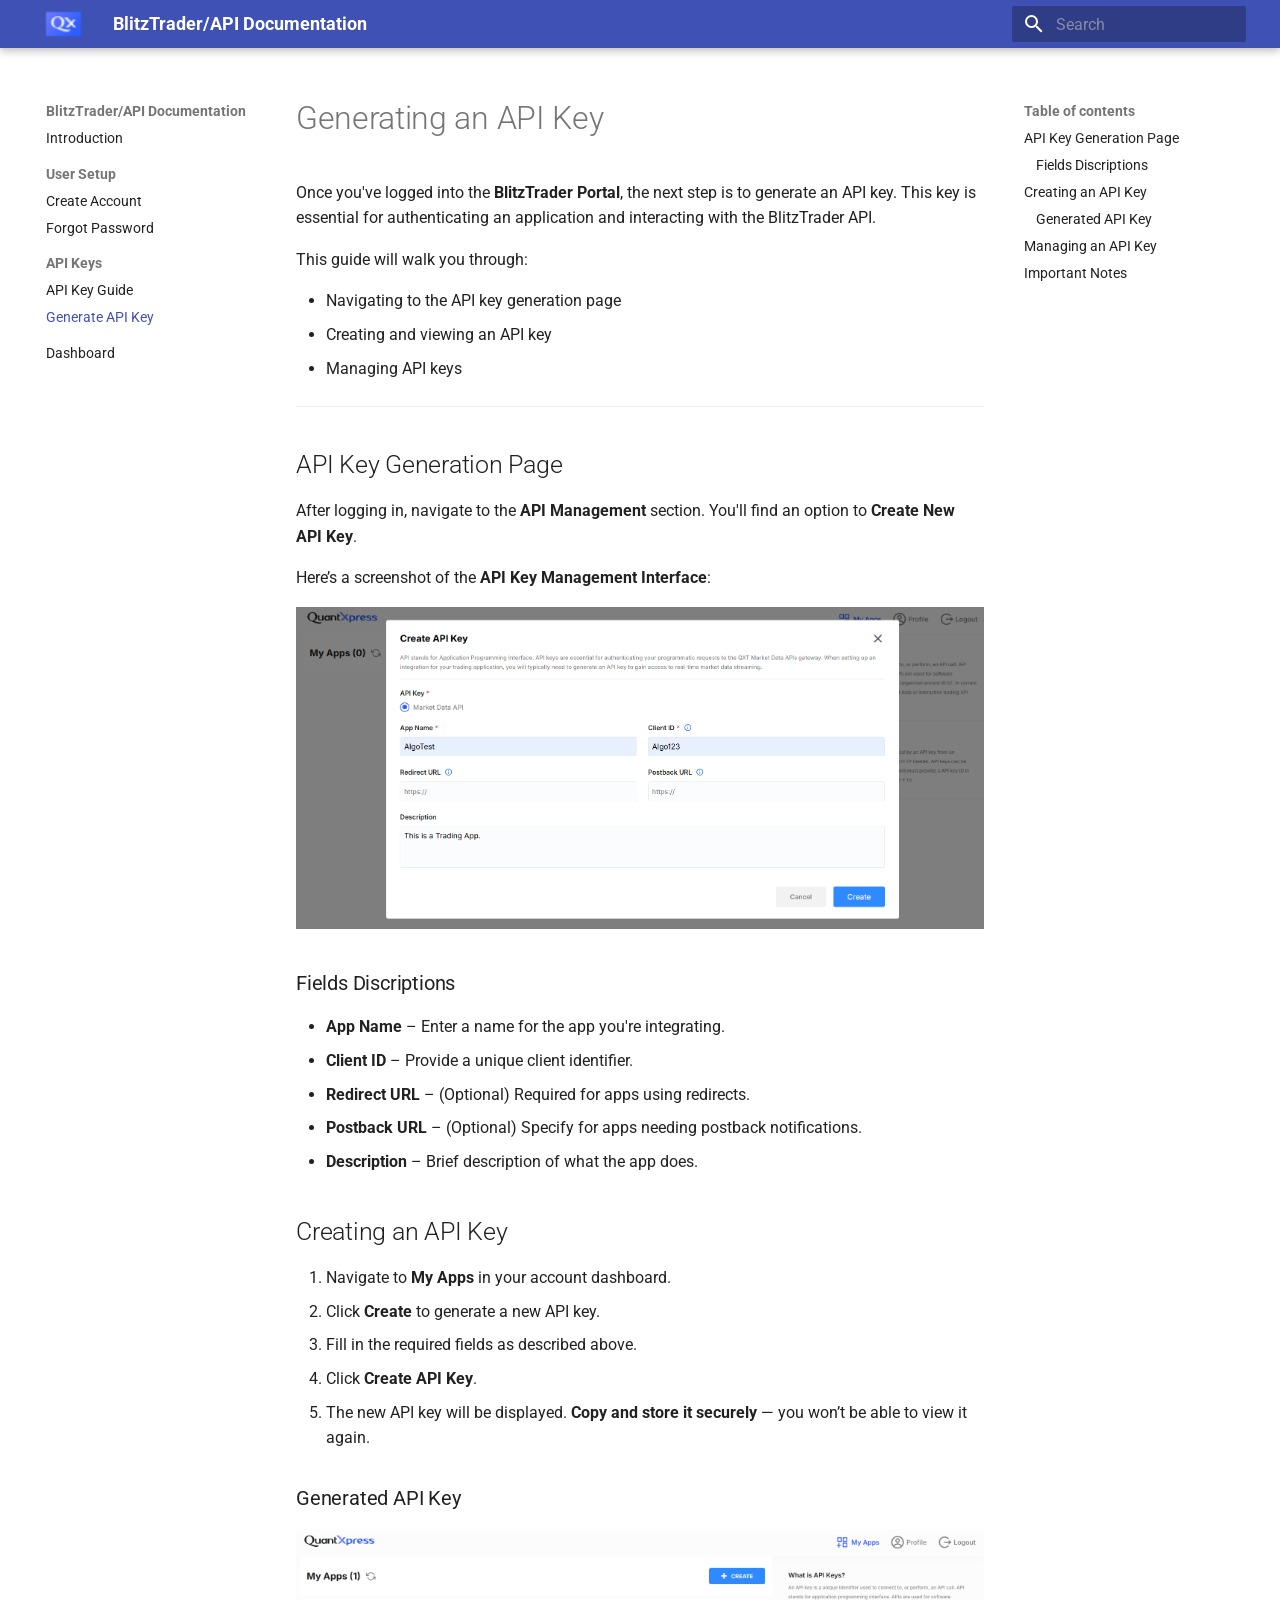
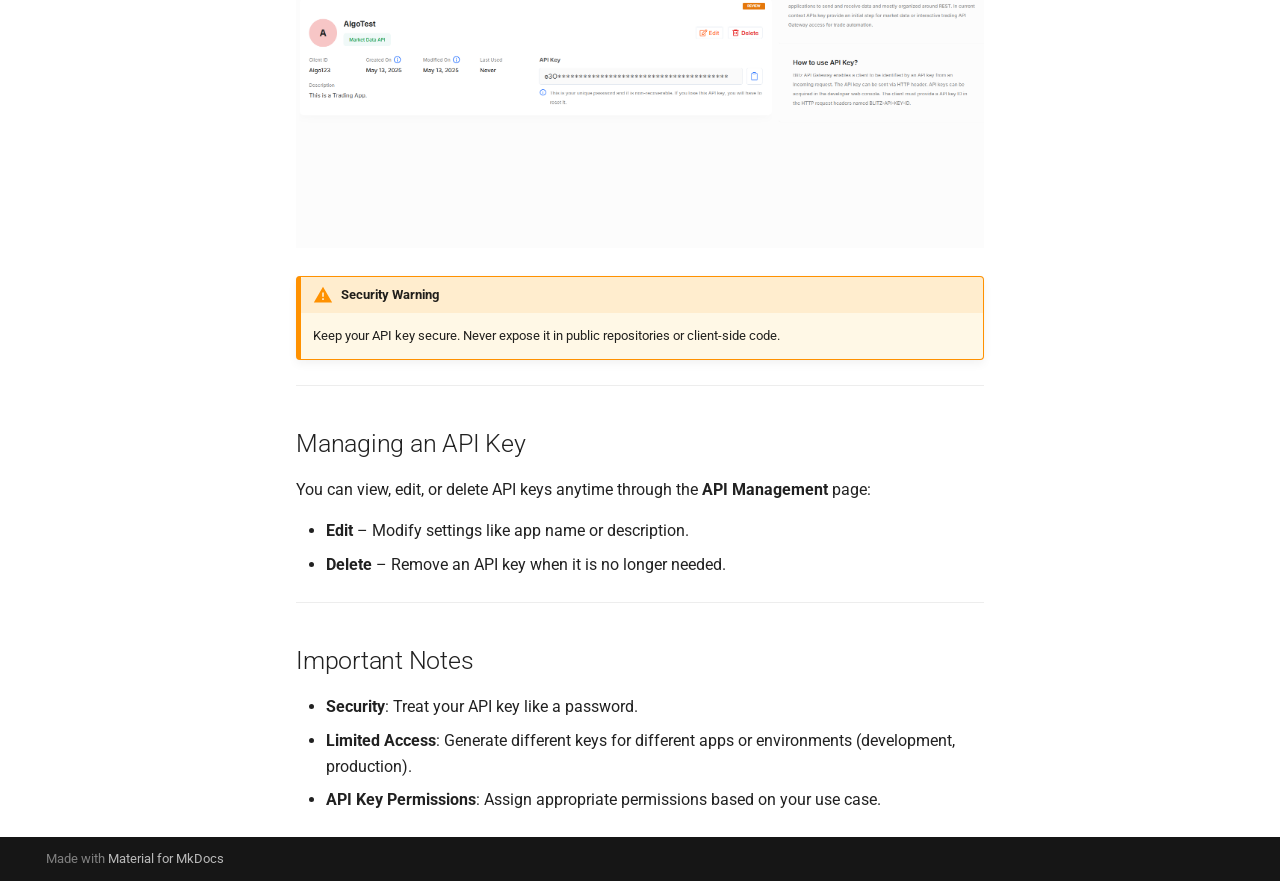
<file: generate-apikey.html>
<!doctype html>
<html lang="en" class="no-js">
  <head>
    
      <meta charset="utf-8">
      <meta name="viewport" content="width=device-width,initial-scale=1">
      
      
      
        <link rel="canonical" href="https://NehaV20.github.io/BlitzTrader-API-Documentation/generate-apikey.html">
      
      
        <link rel="prev" href="3.api-key-guide.html">
      
      
        <link rel="next" href="dashboard.html">
      
      
        
      
      
      <link rel="icon" href="assets/favicon.ico">
      <meta name="generator" content="mkdocs-1.6.1, mkdocs-material-9.7.0">
    
    
      
        <title>Generate API Key - BlitzTrader/API Documentation</title>
      
    
    
      <link rel="stylesheet" href="assets/stylesheets/main.618322db.min.css">
      
      


    
    
      
    
    
      
        
        
        <link rel="preconnect" href="https://fonts.gstatic.com" crossorigin>
        <link rel="stylesheet" href="https://fonts.googleapis.com/css?family=Roboto:300,300i,400,400i,700,700i%7CRoboto+Mono:400,400i,700,700i&display=fallback">
        <style>:root{--md-text-font:"Roboto";--md-code-font:"Roboto Mono"}</style>
      
    
    
      <link rel="stylesheet" href="css/custom.css">
    
    <script>__md_scope=new URL(".",location),__md_hash=e=>[...e].reduce(((e,_)=>(e<<5)-e+_.charCodeAt(0)),0),__md_get=(e,_=localStorage,t=__md_scope)=>JSON.parse(_.getItem(t.pathname+"."+e)),__md_set=(e,_,t=localStorage,a=__md_scope)=>{try{t.setItem(a.pathname+"."+e,JSON.stringify(_))}catch(e){}}</script>
    
      

    
    
  </head>
  
  
    <body dir="ltr">
  
    
    <input class="md-toggle" data-md-toggle="drawer" type="checkbox" id="__drawer" autocomplete="off">
    <input class="md-toggle" data-md-toggle="search" type="checkbox" id="__search" autocomplete="off">
    <label class="md-overlay" for="__drawer"></label>
    <div data-md-component="skip">
      
        
        <a href="#generating-an-api-key" class="md-skip">
          Skip to content
        </a>
      
    </div>
    <div data-md-component="announce">
      
    </div>
    
    
      

  

<header class="md-header md-header--shadow" data-md-component="header">
  <nav class="md-header__inner md-grid" aria-label="Header">
    <a href="index.html" title="BlitzTrader/API Documentation" class="md-header__button md-logo" aria-label="BlitzTrader/API Documentation" data-md-component="logo">
      
  <img src="assets/icon.png" alt="logo">

    </a>
    <label class="md-header__button md-icon" for="__drawer">
      
      <svg xmlns="http://www.w3.org/2000/svg" viewBox="0 0 24 24"><path d="M3 6h18v2H3zm0 5h18v2H3zm0 5h18v2H3z"/></svg>
    </label>
    <div class="md-header__title" data-md-component="header-title">
      <div class="md-header__ellipsis">
        <div class="md-header__topic">
          <span class="md-ellipsis">
            BlitzTrader/API Documentation
          </span>
        </div>
        <div class="md-header__topic" data-md-component="header-topic">
          <span class="md-ellipsis">
            
              Generate API Key
            
          </span>
        </div>
      </div>
    </div>
    
    
      <script>var palette=__md_get("__palette");if(palette&&palette.color){if("(prefers-color-scheme)"===palette.color.media){var media=matchMedia("(prefers-color-scheme: light)"),input=document.querySelector(media.matches?"[data-md-color-media='(prefers-color-scheme: light)']":"[data-md-color-media='(prefers-color-scheme: dark)']");palette.color.media=input.getAttribute("data-md-color-media"),palette.color.scheme=input.getAttribute("data-md-color-scheme"),palette.color.primary=input.getAttribute("data-md-color-primary"),palette.color.accent=input.getAttribute("data-md-color-accent")}for(var[key,value]of Object.entries(palette.color))document.body.setAttribute("data-md-color-"+key,value)}</script>
    
    
    
      
      
        <label class="md-header__button md-icon" for="__search">
          
          <svg xmlns="http://www.w3.org/2000/svg" viewBox="0 0 24 24"><path d="M9.5 3A6.5 6.5 0 0 1 16 9.5c0 1.61-.59 3.09-1.56 4.23l.27.27h.79l5 5-1.5 1.5-5-5v-.79l-.27-.27A6.52 6.52 0 0 1 9.5 16 6.5 6.5 0 0 1 3 9.5 6.5 6.5 0 0 1 9.5 3m0 2C7 5 5 7 5 9.5S7 14 9.5 14 14 12 14 9.5 12 5 9.5 5"/></svg>
        </label>
        <div class="md-search" data-md-component="search" role="dialog">
  <label class="md-search__overlay" for="__search"></label>
  <div class="md-search__inner" role="search">
    <form class="md-search__form" name="search">
      <input type="text" class="md-search__input" name="query" aria-label="Search" placeholder="Search" autocapitalize="off" autocorrect="off" autocomplete="off" spellcheck="false" data-md-component="search-query" required>
      <label class="md-search__icon md-icon" for="__search">
        
        <svg xmlns="http://www.w3.org/2000/svg" viewBox="0 0 24 24"><path d="M9.5 3A6.5 6.5 0 0 1 16 9.5c0 1.61-.59 3.09-1.56 4.23l.27.27h.79l5 5-1.5 1.5-5-5v-.79l-.27-.27A6.52 6.52 0 0 1 9.5 16 6.5 6.5 0 0 1 3 9.5 6.5 6.5 0 0 1 9.5 3m0 2C7 5 5 7 5 9.5S7 14 9.5 14 14 12 14 9.5 12 5 9.5 5"/></svg>
        
        <svg xmlns="http://www.w3.org/2000/svg" viewBox="0 0 24 24"><path d="M20 11v2H8l5.5 5.5-1.42 1.42L4.16 12l7.92-7.92L13.5 5.5 8 11z"/></svg>
      </label>
      <nav class="md-search__options" aria-label="Search">
        
        <button type="reset" class="md-search__icon md-icon" title="Clear" aria-label="Clear" tabindex="-1">
          
          <svg xmlns="http://www.w3.org/2000/svg" viewBox="0 0 24 24"><path d="M19 6.41 17.59 5 12 10.59 6.41 5 5 6.41 10.59 12 5 17.59 6.41 19 12 13.41 17.59 19 19 17.59 13.41 12z"/></svg>
        </button>
      </nav>
      
    </form>
    <div class="md-search__output">
      <div class="md-search__scrollwrap" tabindex="0" data-md-scrollfix>
        <div class="md-search-result" data-md-component="search-result">
          <div class="md-search-result__meta">
            Initializing search
          </div>
          <ol class="md-search-result__list" role="presentation"></ol>
        </div>
      </div>
    </div>
  </div>
</div>
      
    
    
  </nav>
  
</header>
    
    <div class="md-container" data-md-component="container">
      
      
        
          
        
      
      <main class="md-main" data-md-component="main">
        <div class="md-main__inner md-grid">
          
            
              
              <div class="md-sidebar md-sidebar--primary" data-md-component="sidebar" data-md-type="navigation" >
                <div class="md-sidebar__scrollwrap">
                  <div class="md-sidebar__inner">
                    



<nav class="md-nav md-nav--primary" aria-label="Navigation" data-md-level="0">
  <label class="md-nav__title" for="__drawer">
    <a href="index.html" title="BlitzTrader/API Documentation" class="md-nav__button md-logo" aria-label="BlitzTrader/API Documentation" data-md-component="logo">
      
  <img src="assets/icon.png" alt="logo">

    </a>
    BlitzTrader/API Documentation
  </label>
  
  <ul class="md-nav__list" data-md-scrollfix>
    
      
      
  
  
  
  
    <li class="md-nav__item">
      <a href="index.html" class="md-nav__link">
        
  
  
  <span class="md-ellipsis">
    
  
    Introduction
  

    
  </span>
  
  

      </a>
    </li>
  

    
      
      
  
  
  
  
    
    
    
    
      
        
        
      
    
    
    <li class="md-nav__item md-nav__item--section md-nav__item--nested">
      
        
        
          
        
        <input class="md-nav__toggle md-toggle md-toggle--indeterminate" type="checkbox" id="__nav_2" >
        
          
          <label class="md-nav__link" for="__nav_2" id="__nav_2_label" tabindex="">
            
  
  
  <span class="md-ellipsis">
    
  
    User Setup
  

    
  </span>
  
  

            <span class="md-nav__icon md-icon"></span>
          </label>
        
        <nav class="md-nav" data-md-level="1" aria-labelledby="__nav_2_label" aria-expanded="false">
          <label class="md-nav__title" for="__nav_2">
            <span class="md-nav__icon md-icon"></span>
            
  
    User Setup
  

          </label>
          <ul class="md-nav__list" data-md-scrollfix>
            
              
                
  
  
  
  
    <li class="md-nav__item">
      <a href="1.create-account.html" class="md-nav__link">
        
  
  
  <span class="md-ellipsis">
    
  
    Create Account
  

    
  </span>
  
  

      </a>
    </li>
  

              
            
              
                
  
  
  
  
    <li class="md-nav__item">
      <a href="2.forgot-password.html" class="md-nav__link">
        
  
  
  <span class="md-ellipsis">
    
  
    Forgot Password
  

    
  </span>
  
  

      </a>
    </li>
  

              
            
          </ul>
        </nav>
      
    </li>
  

    
      
      
  
  
    
  
  
  
    
    
    
    
      
        
        
      
    
    
    <li class="md-nav__item md-nav__item--active md-nav__item--section md-nav__item--nested">
      
        
        
        <input class="md-nav__toggle md-toggle " type="checkbox" id="__nav_3" checked>
        
          
          <label class="md-nav__link" for="__nav_3" id="__nav_3_label" tabindex="">
            
  
  
  <span class="md-ellipsis">
    
  
    API Keys
  

    
  </span>
  
  

            <span class="md-nav__icon md-icon"></span>
          </label>
        
        <nav class="md-nav" data-md-level="1" aria-labelledby="__nav_3_label" aria-expanded="true">
          <label class="md-nav__title" for="__nav_3">
            <span class="md-nav__icon md-icon"></span>
            
  
    API Keys
  

          </label>
          <ul class="md-nav__list" data-md-scrollfix>
            
              
                
  
  
  
  
    <li class="md-nav__item">
      <a href="3.api-key-guide.html" class="md-nav__link">
        
  
  
  <span class="md-ellipsis">
    
  
    API Key Guide
  

    
  </span>
  
  

      </a>
    </li>
  

              
            
              
                
  
  
    
  
  
  
    <li class="md-nav__item md-nav__item--active">
      
      <input class="md-nav__toggle md-toggle" type="checkbox" id="__toc">
      
      
        
      
      
        <label class="md-nav__link md-nav__link--active" for="__toc">
          
  
  
  <span class="md-ellipsis">
    
  
    Generate API Key
  

    
  </span>
  
  

          <span class="md-nav__icon md-icon"></span>
        </label>
      
      <a href="generate-apikey.html" class="md-nav__link md-nav__link--active">
        
  
  
  <span class="md-ellipsis">
    
  
    Generate API Key
  

    
  </span>
  
  

      </a>
      
        

<nav class="md-nav md-nav--secondary" aria-label="Table of contents">
  
  
  
    
  
  
    <label class="md-nav__title" for="__toc">
      <span class="md-nav__icon md-icon"></span>
      Table of contents
    </label>
    <ul class="md-nav__list" data-md-component="toc" data-md-scrollfix>
      
        <li class="md-nav__item">
  <a href="#api-key-generation-page" class="md-nav__link">
    <span class="md-ellipsis">
      
        API Key Generation Page
      
    </span>
  </a>
  
    <nav class="md-nav" aria-label="API Key Generation Page">
      <ul class="md-nav__list">
        
          <li class="md-nav__item">
  <a href="#fields-discriptions" class="md-nav__link">
    <span class="md-ellipsis">
      
        Fields Discriptions
      
    </span>
  </a>
  
</li>
        
      </ul>
    </nav>
  
</li>
      
        <li class="md-nav__item">
  <a href="#creating-an-api-key" class="md-nav__link">
    <span class="md-ellipsis">
      
        Creating an API Key
      
    </span>
  </a>
  
    <nav class="md-nav" aria-label="Creating an API Key">
      <ul class="md-nav__list">
        
          <li class="md-nav__item">
  <a href="#generated-api-key" class="md-nav__link">
    <span class="md-ellipsis">
      
        Generated API Key
      
    </span>
  </a>
  
</li>
        
      </ul>
    </nav>
  
</li>
      
        <li class="md-nav__item">
  <a href="#managing-an-api-key" class="md-nav__link">
    <span class="md-ellipsis">
      
        Managing an API Key
      
    </span>
  </a>
  
</li>
      
        <li class="md-nav__item">
  <a href="#important-notes" class="md-nav__link">
    <span class="md-ellipsis">
      
        Important Notes
      
    </span>
  </a>
  
</li>
      
    </ul>
  
</nav>
      
    </li>
  

              
            
          </ul>
        </nav>
      
    </li>
  

    
      
      
  
  
  
  
    <li class="md-nav__item">
      <a href="dashboard.html" class="md-nav__link">
        
  
  
  <span class="md-ellipsis">
    
  
    Dashboard
  

    
  </span>
  
  

      </a>
    </li>
  

    
  </ul>
</nav>
                  </div>
                </div>
              </div>
            
            
              
              <div class="md-sidebar md-sidebar--secondary" data-md-component="sidebar" data-md-type="toc" >
                <div class="md-sidebar__scrollwrap">
                  <div class="md-sidebar__inner">
                    

<nav class="md-nav md-nav--secondary" aria-label="Table of contents">
  
  
  
    
  
  
    <label class="md-nav__title" for="__toc">
      <span class="md-nav__icon md-icon"></span>
      Table of contents
    </label>
    <ul class="md-nav__list" data-md-component="toc" data-md-scrollfix>
      
        <li class="md-nav__item">
  <a href="#api-key-generation-page" class="md-nav__link">
    <span class="md-ellipsis">
      
        API Key Generation Page
      
    </span>
  </a>
  
    <nav class="md-nav" aria-label="API Key Generation Page">
      <ul class="md-nav__list">
        
          <li class="md-nav__item">
  <a href="#fields-discriptions" class="md-nav__link">
    <span class="md-ellipsis">
      
        Fields Discriptions
      
    </span>
  </a>
  
</li>
        
      </ul>
    </nav>
  
</li>
      
        <li class="md-nav__item">
  <a href="#creating-an-api-key" class="md-nav__link">
    <span class="md-ellipsis">
      
        Creating an API Key
      
    </span>
  </a>
  
    <nav class="md-nav" aria-label="Creating an API Key">
      <ul class="md-nav__list">
        
          <li class="md-nav__item">
  <a href="#generated-api-key" class="md-nav__link">
    <span class="md-ellipsis">
      
        Generated API Key
      
    </span>
  </a>
  
</li>
        
      </ul>
    </nav>
  
</li>
      
        <li class="md-nav__item">
  <a href="#managing-an-api-key" class="md-nav__link">
    <span class="md-ellipsis">
      
        Managing an API Key
      
    </span>
  </a>
  
</li>
      
        <li class="md-nav__item">
  <a href="#important-notes" class="md-nav__link">
    <span class="md-ellipsis">
      
        Important Notes
      
    </span>
  </a>
  
</li>
      
    </ul>
  
</nav>
                  </div>
                </div>
              </div>
            
          
          
            <div class="md-content" data-md-component="content">
              
              <article class="md-content__inner md-typeset">
                
                  



<h1 id="generating-an-api-key">Generating an API Key</h1>
<p>Once you've logged into the <strong>BlitzTrader Portal</strong>, the next step is to generate an API key. This key is essential for authenticating an application and interacting with the BlitzTrader API.</p>
<p>This guide will walk you through:</p>
<ul>
<li>Navigating to the API key generation page  </li>
<li>Creating and viewing an API key  </li>
<li>Managing API keys  </li>
</ul>
<hr />
<h2 id="api-key-generation-page">API Key Generation Page</h2>
<p>After logging in, navigate to the <strong>API Management</strong> section. You'll find an option to <strong>Create New API Key</strong>.</p>
<p>Here’s a screenshot of the <strong>API Key Management Interface</strong>:</p>
<p><img alt="API Key Management Interface" src="assets/api-key-management.png" /></p>
<h3 id="fields-discriptions">Fields Discriptions</h3>
<ul>
<li><strong>App Name</strong> – Enter a name for the app you're integrating.  </li>
<li><strong>Client ID</strong> – Provide a unique client identifier.  </li>
<li><strong>Redirect URL</strong> – (Optional) Required for apps using redirects.  </li>
<li><strong>Postback URL</strong> – (Optional) Specify for apps needing postback notifications.  </li>
<li><strong>Description</strong> – Brief description of what the app does.</li>
</ul>
<h2 id="creating-an-api-key">Creating an API Key</h2>
<ol>
<li>Navigate to <strong>My Apps</strong> in your account dashboard.  </li>
<li>Click <strong>Create</strong> to generate a new API key.  </li>
<li>Fill in the required fields as described above.  </li>
<li>Click <strong>Create API Key</strong>.  </li>
<li>The new API key will be displayed. <strong>Copy and store it securely</strong> — you won’t be able to view it again.</li>
</ol>
<h3 id="generated-api-key">Generated API Key</h3>
<p><img alt="Generated API Key" src="assets/generated-api-key.png" /></p>
<div class="admonition warning">
<p class="admonition-title">Security Warning</p>
<p>Keep your API key secure. Never expose it in public repositories or client-side code.</p>
</div>
<hr />
<h2 id="managing-an-api-key">Managing an API Key</h2>
<p>You can view, edit, or delete API keys anytime through the <strong>API Management</strong> page:</p>
<ul>
<li><strong>Edit</strong> – Modify settings like app name or description.  </li>
<li><strong>Delete</strong> – Remove an API key when it is no longer needed.</li>
</ul>
<hr />
<h2 id="important-notes">Important Notes</h2>
<ul>
<li><strong>Security</strong>: Treat your API key like a password.  </li>
<li><strong>Limited Access</strong>: Generate different keys for different apps or environments (development, production).  </li>
<li><strong>API Key Permissions</strong>: Assign appropriate permissions based on your use case.</li>
</ul>












                
              </article>
            </div>
          
          
<script>var target=document.getElementById(location.hash.slice(1));target&&target.name&&(target.checked=target.name.startsWith("__tabbed_"))</script>
        </div>
        
      </main>
      
        <footer class="md-footer">
  
  <div class="md-footer-meta md-typeset">
    <div class="md-footer-meta__inner md-grid">
      <div class="md-copyright">
  
  
    Made with
    <a href="https://squidfunk.github.io/mkdocs-material/" target="_blank" rel="noopener">
      Material for MkDocs
    </a>
  
</div>
      
    </div>
  </div>
</footer>
      
    </div>
    <div class="md-dialog" data-md-component="dialog">
      <div class="md-dialog__inner md-typeset"></div>
    </div>
    
    
    
      
      
      <script id="__config" type="application/json">{"annotate": null, "base": ".", "features": ["navigation.sections", "navigation.expand"], "search": "assets/javascripts/workers/search.7a47a382.min.js", "tags": null, "translations": {"clipboard.copied": "Copied to clipboard", "clipboard.copy": "Copy to clipboard", "search.result.more.one": "1 more on this page", "search.result.more.other": "# more on this page", "search.result.none": "No matching documents", "search.result.one": "1 matching document", "search.result.other": "# matching documents", "search.result.placeholder": "Type to start searching", "search.result.term.missing": "Missing", "select.version": "Select version"}, "version": null}</script>
    
    
      <script src="assets/javascripts/bundle.e71a0d61.min.js"></script>
      
        <script src="js/logo-link.js"></script>
      
    
  </body>
</html>
</file>
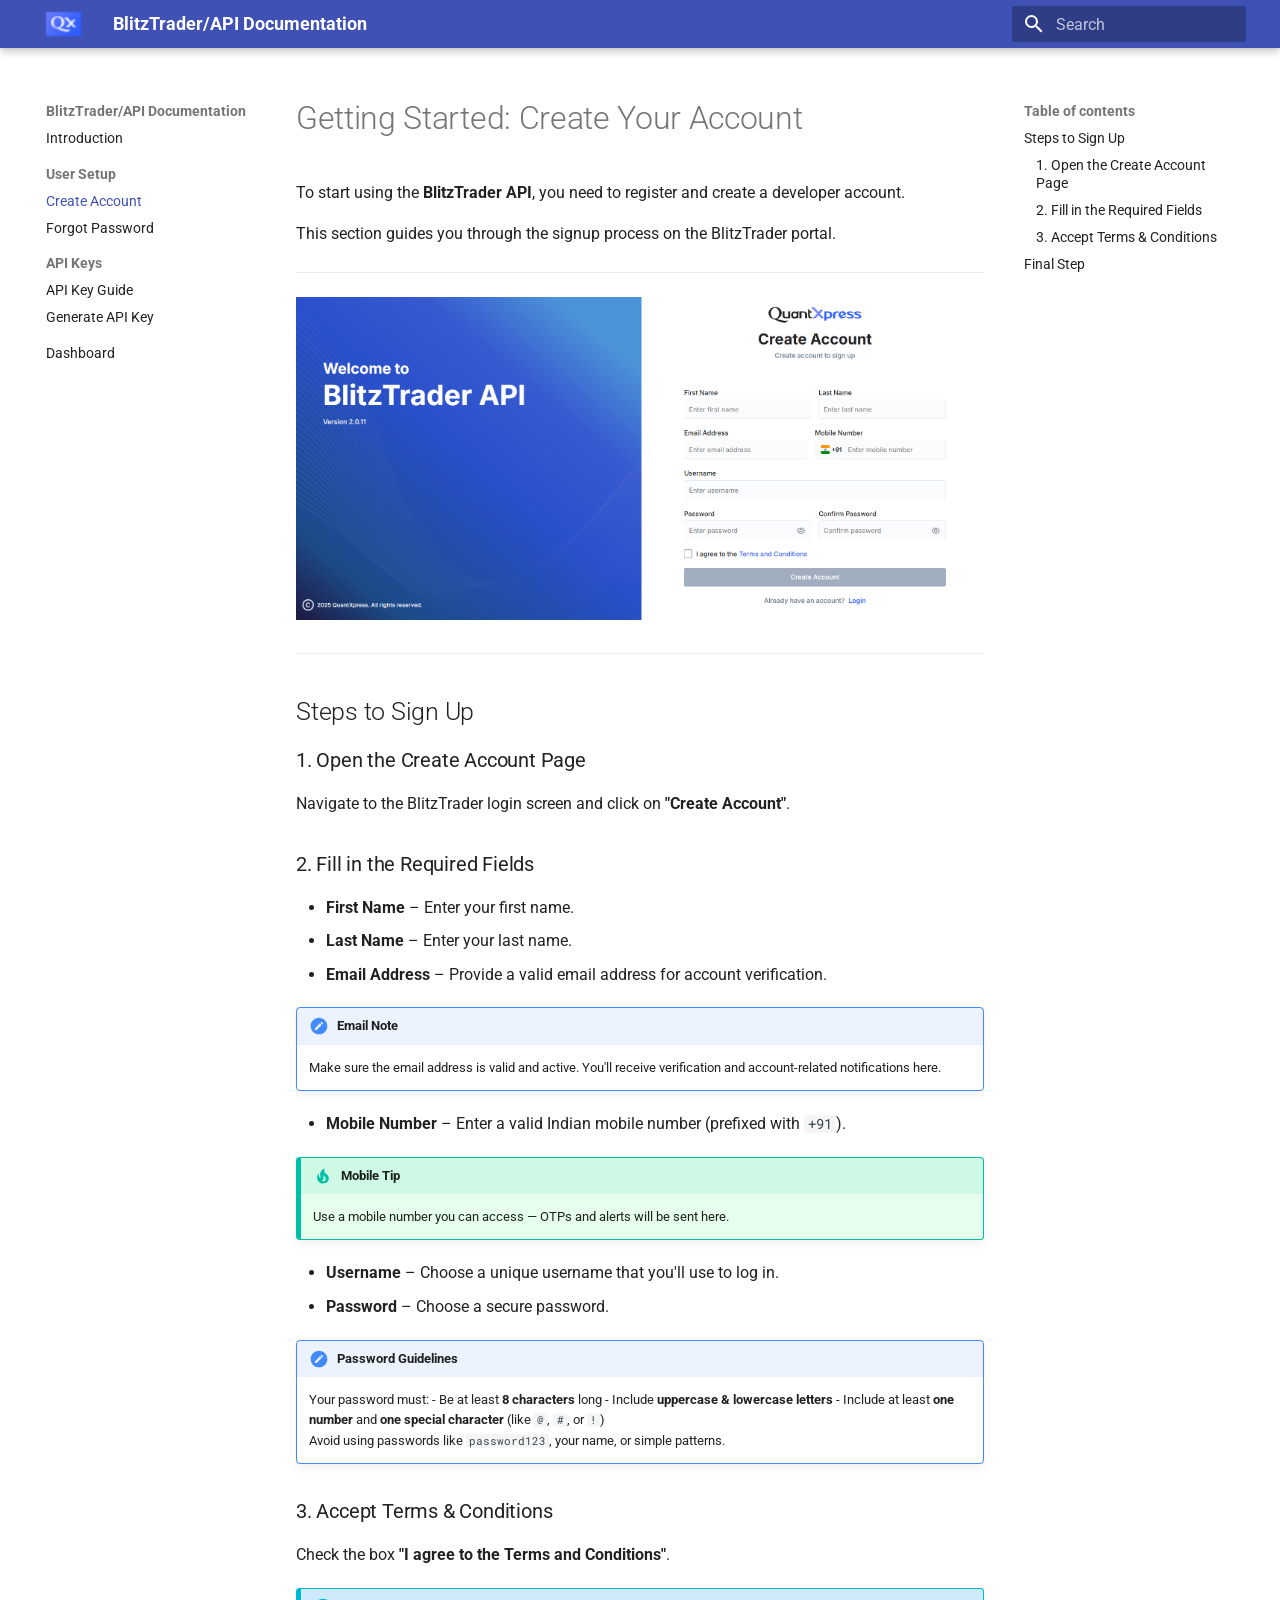
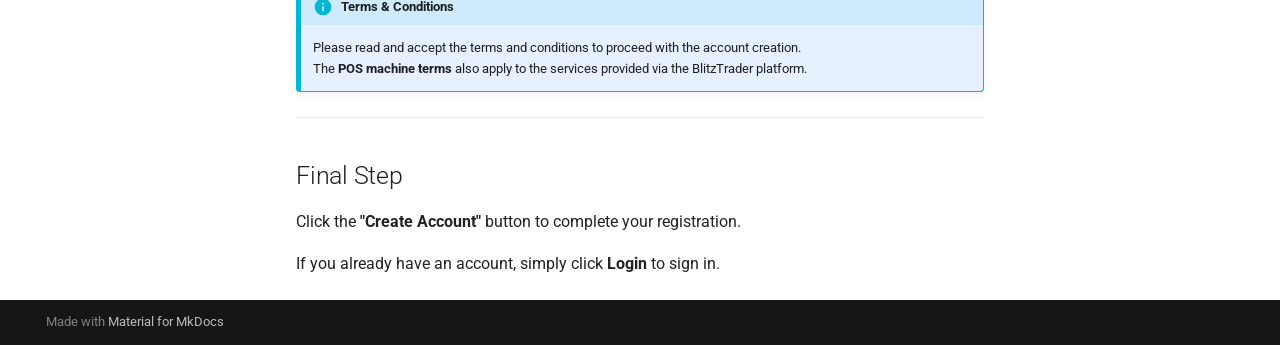
<file: site/1.create-account.html>
<!doctype html>
<html lang="en" class="no-js">
  <head>
    
      <meta charset="utf-8">
      <meta name="viewport" content="width=device-width,initial-scale=1">
      
      
      
        <link rel="canonical" href="https://NehaV20.github.io/BlitzTrader-API-Documentation/1.create-account.html">
      
      
        <link rel="prev" href="0.Welcome.html">
      
      
        <link rel="next" href="2.forgot-password.html">
      
      
        
      
      
      <link rel="icon" href="assets/favicon.ico">
      <meta name="generator" content="mkdocs-1.6.1, mkdocs-material-9.7.0">
    
    
      
        <title>Create Account - BlitzTrader/API Documentation</title>
      
    
    
      <link rel="stylesheet" href="assets/stylesheets/main.618322db.min.css">
      
      


    
    
      
    
    
      
        
        
        <link rel="preconnect" href="https://fonts.gstatic.com" crossorigin>
        <link rel="stylesheet" href="https://fonts.googleapis.com/css?family=Roboto:300,300i,400,400i,700,700i%7CRoboto+Mono:400,400i,700,700i&display=fallback">
        <style>:root{--md-text-font:"Roboto";--md-code-font:"Roboto Mono"}</style>
      
    
    
      <link rel="stylesheet" href="css/custom.css">
    
    <script>__md_scope=new URL(".",location),__md_hash=e=>[...e].reduce(((e,_)=>(e<<5)-e+_.charCodeAt(0)),0),__md_get=(e,_=localStorage,t=__md_scope)=>JSON.parse(_.getItem(t.pathname+"."+e)),__md_set=(e,_,t=localStorage,a=__md_scope)=>{try{t.setItem(a.pathname+"."+e,JSON.stringify(_))}catch(e){}}</script>
    
      

    
    
  </head>
  
  
    <body dir="ltr">
  
    
    <input class="md-toggle" data-md-toggle="drawer" type="checkbox" id="__drawer" autocomplete="off">
    <input class="md-toggle" data-md-toggle="search" type="checkbox" id="__search" autocomplete="off">
    <label class="md-overlay" for="__drawer"></label>
    <div data-md-component="skip">
      
        
        <a href="#getting-started-create-your-account" class="md-skip">
          Skip to content
        </a>
      
    </div>
    <div data-md-component="announce">
      
    </div>
    
    
      

  

<header class="md-header md-header--shadow" data-md-component="header">
  <nav class="md-header__inner md-grid" aria-label="Header">
    <a href="." title="BlitzTrader/API Documentation" class="md-header__button md-logo" aria-label="BlitzTrader/API Documentation" data-md-component="logo">
      
  <img src="assets/icon.png" alt="logo">

    </a>
    <label class="md-header__button md-icon" for="__drawer">
      
      <svg xmlns="http://www.w3.org/2000/svg" viewBox="0 0 24 24"><path d="M3 6h18v2H3zm0 5h18v2H3zm0 5h18v2H3z"/></svg>
    </label>
    <div class="md-header__title" data-md-component="header-title">
      <div class="md-header__ellipsis">
        <div class="md-header__topic">
          <span class="md-ellipsis">
            BlitzTrader/API Documentation
          </span>
        </div>
        <div class="md-header__topic" data-md-component="header-topic">
          <span class="md-ellipsis">
            
              Create Account
            
          </span>
        </div>
      </div>
    </div>
    
    
      <script>var palette=__md_get("__palette");if(palette&&palette.color){if("(prefers-color-scheme)"===palette.color.media){var media=matchMedia("(prefers-color-scheme: light)"),input=document.querySelector(media.matches?"[data-md-color-media='(prefers-color-scheme: light)']":"[data-md-color-media='(prefers-color-scheme: dark)']");palette.color.media=input.getAttribute("data-md-color-media"),palette.color.scheme=input.getAttribute("data-md-color-scheme"),palette.color.primary=input.getAttribute("data-md-color-primary"),palette.color.accent=input.getAttribute("data-md-color-accent")}for(var[key,value]of Object.entries(palette.color))document.body.setAttribute("data-md-color-"+key,value)}</script>
    
    
    
      
      
        <label class="md-header__button md-icon" for="__search">
          
          <svg xmlns="http://www.w3.org/2000/svg" viewBox="0 0 24 24"><path d="M9.5 3A6.5 6.5 0 0 1 16 9.5c0 1.61-.59 3.09-1.56 4.23l.27.27h.79l5 5-1.5 1.5-5-5v-.79l-.27-.27A6.52 6.52 0 0 1 9.5 16 6.5 6.5 0 0 1 3 9.5 6.5 6.5 0 0 1 9.5 3m0 2C7 5 5 7 5 9.5S7 14 9.5 14 14 12 14 9.5 12 5 9.5 5"/></svg>
        </label>
        <div class="md-search" data-md-component="search" role="dialog">
  <label class="md-search__overlay" for="__search"></label>
  <div class="md-search__inner" role="search">
    <form class="md-search__form" name="search">
      <input type="text" class="md-search__input" name="query" aria-label="Search" placeholder="Search" autocapitalize="off" autocorrect="off" autocomplete="off" spellcheck="false" data-md-component="search-query" required>
      <label class="md-search__icon md-icon" for="__search">
        
        <svg xmlns="http://www.w3.org/2000/svg" viewBox="0 0 24 24"><path d="M9.5 3A6.5 6.5 0 0 1 16 9.5c0 1.61-.59 3.09-1.56 4.23l.27.27h.79l5 5-1.5 1.5-5-5v-.79l-.27-.27A6.52 6.52 0 0 1 9.5 16 6.5 6.5 0 0 1 3 9.5 6.5 6.5 0 0 1 9.5 3m0 2C7 5 5 7 5 9.5S7 14 9.5 14 14 12 14 9.5 12 5 9.5 5"/></svg>
        
        <svg xmlns="http://www.w3.org/2000/svg" viewBox="0 0 24 24"><path d="M20 11v2H8l5.5 5.5-1.42 1.42L4.16 12l7.92-7.92L13.5 5.5 8 11z"/></svg>
      </label>
      <nav class="md-search__options" aria-label="Search">
        
        <button type="reset" class="md-search__icon md-icon" title="Clear" aria-label="Clear" tabindex="-1">
          
          <svg xmlns="http://www.w3.org/2000/svg" viewBox="0 0 24 24"><path d="M19 6.41 17.59 5 12 10.59 6.41 5 5 6.41 10.59 12 5 17.59 6.41 19 12 13.41 17.59 19 19 17.59 13.41 12z"/></svg>
        </button>
      </nav>
      
    </form>
    <div class="md-search__output">
      <div class="md-search__scrollwrap" tabindex="0" data-md-scrollfix>
        <div class="md-search-result" data-md-component="search-result">
          <div class="md-search-result__meta">
            Initializing search
          </div>
          <ol class="md-search-result__list" role="presentation"></ol>
        </div>
      </div>
    </div>
  </div>
</div>
      
    
    
  </nav>
  
</header>
    
    <div class="md-container" data-md-component="container">
      
      
        
          
        
      
      <main class="md-main" data-md-component="main">
        <div class="md-main__inner md-grid">
          
            
              
              <div class="md-sidebar md-sidebar--primary" data-md-component="sidebar" data-md-type="navigation" >
                <div class="md-sidebar__scrollwrap">
                  <div class="md-sidebar__inner">
                    



<nav class="md-nav md-nav--primary" aria-label="Navigation" data-md-level="0">
  <label class="md-nav__title" for="__drawer">
    <a href="." title="BlitzTrader/API Documentation" class="md-nav__button md-logo" aria-label="BlitzTrader/API Documentation" data-md-component="logo">
      
  <img src="assets/icon.png" alt="logo">

    </a>
    BlitzTrader/API Documentation
  </label>
  
  <ul class="md-nav__list" data-md-scrollfix>
    
      
      
  
  
  
  
    <li class="md-nav__item">
      <a href="0.Welcome.html" class="md-nav__link">
        
  
  
  <span class="md-ellipsis">
    
  
    Introduction
  

    
  </span>
  
  

      </a>
    </li>
  

    
      
      
  
  
    
  
  
  
    
    
    
    
      
        
        
      
    
    
    <li class="md-nav__item md-nav__item--active md-nav__item--section md-nav__item--nested">
      
        
        
        <input class="md-nav__toggle md-toggle " type="checkbox" id="__nav_2" checked>
        
          
          <label class="md-nav__link" for="__nav_2" id="__nav_2_label" tabindex="">
            
  
  
  <span class="md-ellipsis">
    
  
    User Setup
  

    
  </span>
  
  

            <span class="md-nav__icon md-icon"></span>
          </label>
        
        <nav class="md-nav" data-md-level="1" aria-labelledby="__nav_2_label" aria-expanded="true">
          <label class="md-nav__title" for="__nav_2">
            <span class="md-nav__icon md-icon"></span>
            
  
    User Setup
  

          </label>
          <ul class="md-nav__list" data-md-scrollfix>
            
              
                
  
  
    
  
  
  
    <li class="md-nav__item md-nav__item--active">
      
      <input class="md-nav__toggle md-toggle" type="checkbox" id="__toc">
      
      
        
      
      
        <label class="md-nav__link md-nav__link--active" for="__toc">
          
  
  
  <span class="md-ellipsis">
    
  
    Create Account
  

    
  </span>
  
  

          <span class="md-nav__icon md-icon"></span>
        </label>
      
      <a href="1.create-account.html" class="md-nav__link md-nav__link--active">
        
  
  
  <span class="md-ellipsis">
    
  
    Create Account
  

    
  </span>
  
  

      </a>
      
        

<nav class="md-nav md-nav--secondary" aria-label="Table of contents">
  
  
  
    
  
  
    <label class="md-nav__title" for="__toc">
      <span class="md-nav__icon md-icon"></span>
      Table of contents
    </label>
    <ul class="md-nav__list" data-md-component="toc" data-md-scrollfix>
      
        <li class="md-nav__item">
  <a href="#steps-to-sign-up" class="md-nav__link">
    <span class="md-ellipsis">
      
        Steps to Sign Up
      
    </span>
  </a>
  
    <nav class="md-nav" aria-label="Steps to Sign Up">
      <ul class="md-nav__list">
        
          <li class="md-nav__item">
  <a href="#1-open-the-create-account-page" class="md-nav__link">
    <span class="md-ellipsis">
      
        1. Open the Create Account Page
      
    </span>
  </a>
  
</li>
        
          <li class="md-nav__item">
  <a href="#2-fill-in-the-required-fields" class="md-nav__link">
    <span class="md-ellipsis">
      
        2. Fill in the Required Fields
      
    </span>
  </a>
  
</li>
        
          <li class="md-nav__item">
  <a href="#3-accept-terms-conditions" class="md-nav__link">
    <span class="md-ellipsis">
      
        3. Accept Terms &amp; Conditions
      
    </span>
  </a>
  
</li>
        
      </ul>
    </nav>
  
</li>
      
        <li class="md-nav__item">
  <a href="#final-step" class="md-nav__link">
    <span class="md-ellipsis">
      
        Final Step
      
    </span>
  </a>
  
</li>
      
    </ul>
  
</nav>
      
    </li>
  

              
            
              
                
  
  
  
  
    <li class="md-nav__item">
      <a href="2.forgot-password.html" class="md-nav__link">
        
  
  
  <span class="md-ellipsis">
    
  
    Forgot Password
  

    
  </span>
  
  

      </a>
    </li>
  

              
            
          </ul>
        </nav>
      
    </li>
  

    
      
      
  
  
  
  
    
    
    
    
      
        
        
      
    
    
    <li class="md-nav__item md-nav__item--section md-nav__item--nested">
      
        
        
          
        
        <input class="md-nav__toggle md-toggle md-toggle--indeterminate" type="checkbox" id="__nav_3" >
        
          
          <label class="md-nav__link" for="__nav_3" id="__nav_3_label" tabindex="">
            
  
  
  <span class="md-ellipsis">
    
  
    API Keys
  

    
  </span>
  
  

            <span class="md-nav__icon md-icon"></span>
          </label>
        
        <nav class="md-nav" data-md-level="1" aria-labelledby="__nav_3_label" aria-expanded="false">
          <label class="md-nav__title" for="__nav_3">
            <span class="md-nav__icon md-icon"></span>
            
  
    API Keys
  

          </label>
          <ul class="md-nav__list" data-md-scrollfix>
            
              
                
  
  
  
  
    <li class="md-nav__item">
      <a href="3.api-key-guide.html" class="md-nav__link">
        
  
  
  <span class="md-ellipsis">
    
  
    API Key Guide
  

    
  </span>
  
  

      </a>
    </li>
  

              
            
              
                
  
  
  
  
    <li class="md-nav__item">
      <a href="generate-apikey.html" class="md-nav__link">
        
  
  
  <span class="md-ellipsis">
    
  
    Generate API Key
  

    
  </span>
  
  

      </a>
    </li>
  

              
            
          </ul>
        </nav>
      
    </li>
  

    
      
      
  
  
  
  
    <li class="md-nav__item">
      <a href="dashboard.html" class="md-nav__link">
        
  
  
  <span class="md-ellipsis">
    
  
    Dashboard
  

    
  </span>
  
  

      </a>
    </li>
  

    
  </ul>
</nav>
                  </div>
                </div>
              </div>
            
            
              
              <div class="md-sidebar md-sidebar--secondary" data-md-component="sidebar" data-md-type="toc" >
                <div class="md-sidebar__scrollwrap">
                  <div class="md-sidebar__inner">
                    

<nav class="md-nav md-nav--secondary" aria-label="Table of contents">
  
  
  
    
  
  
    <label class="md-nav__title" for="__toc">
      <span class="md-nav__icon md-icon"></span>
      Table of contents
    </label>
    <ul class="md-nav__list" data-md-component="toc" data-md-scrollfix>
      
        <li class="md-nav__item">
  <a href="#steps-to-sign-up" class="md-nav__link">
    <span class="md-ellipsis">
      
        Steps to Sign Up
      
    </span>
  </a>
  
    <nav class="md-nav" aria-label="Steps to Sign Up">
      <ul class="md-nav__list">
        
          <li class="md-nav__item">
  <a href="#1-open-the-create-account-page" class="md-nav__link">
    <span class="md-ellipsis">
      
        1. Open the Create Account Page
      
    </span>
  </a>
  
</li>
        
          <li class="md-nav__item">
  <a href="#2-fill-in-the-required-fields" class="md-nav__link">
    <span class="md-ellipsis">
      
        2. Fill in the Required Fields
      
    </span>
  </a>
  
</li>
        
          <li class="md-nav__item">
  <a href="#3-accept-terms-conditions" class="md-nav__link">
    <span class="md-ellipsis">
      
        3. Accept Terms &amp; Conditions
      
    </span>
  </a>
  
</li>
        
      </ul>
    </nav>
  
</li>
      
        <li class="md-nav__item">
  <a href="#final-step" class="md-nav__link">
    <span class="md-ellipsis">
      
        Final Step
      
    </span>
  </a>
  
</li>
      
    </ul>
  
</nav>
                  </div>
                </div>
              </div>
            
          
          
            <div class="md-content" data-md-component="content">
              
              <article class="md-content__inner md-typeset">
                
                  



<h1 id="getting-started-create-your-account">Getting Started: Create Your Account</h1>
<p>To start using the <strong>BlitzTrader API</strong>, you need to register and create a developer account.</p>
<p>This section guides you through the signup process on the BlitzTrader portal.</p>
<hr />
<p><img alt="Create Account Page" src="assets/create-account.png" /></p>
<hr />
<h2 id="steps-to-sign-up">Steps to Sign Up</h2>
<h3 id="1-open-the-create-account-page">1. Open the Create Account Page</h3>
<p>Navigate to the BlitzTrader login screen and click on <strong>"Create Account"</strong>.</p>
<h3 id="2-fill-in-the-required-fields">2. Fill in the Required Fields</h3>
<ul>
<li><strong>First Name</strong> – Enter your first name.  </li>
<li><strong>Last Name</strong> – Enter your last name.  </li>
<li><strong>Email Address</strong> – Provide a valid email address for account verification.  </li>
</ul>
<div class="admonition note">
<p class="admonition-title">Email Note</p>
<p>Make sure the email address is valid and active. You'll receive verification and account-related notifications here.</p>
</div>
<ul>
<li><strong>Mobile Number</strong> – Enter a valid Indian mobile number (prefixed with <code>+91</code>).  </li>
</ul>
<div class="admonition tip">
<p class="admonition-title">Mobile Tip</p>
<p>Use a mobile number you can access — OTPs and alerts will be sent here.</p>
</div>
<ul>
<li><strong>Username</strong> – Choose a unique username that you'll use to log in.  </li>
<li><strong>Password</strong> – Choose a secure password.  </li>
</ul>
<div class="admonition note">
<p class="admonition-title">Password Guidelines</p>
<p>Your password must:
- Be at least <strong>8 characters</strong> long
- Include <strong>uppercase &amp; lowercase letters</strong>
- Include at least <strong>one number</strong> and <strong>one special character</strong> (like <code>@</code>, <code>#</code>, or <code>!</code>)<br />
Avoid using passwords like <code>password123</code>, your name, or simple patterns.</p>
</div>
<h3 id="3-accept-terms-conditions">3. Accept Terms &amp; Conditions</h3>
<p>Check the box <strong>"I agree to the Terms and Conditions"</strong>.</p>
<div class="admonition info">
<p class="admonition-title">Terms &amp; Conditions</p>
<p>Please read and accept the terms and conditions to proceed with the account creation.<br />
The <strong>POS machine terms</strong> also apply to the services provided via the BlitzTrader platform.</p>
</div>
<hr />
<h2 id="final-step">Final Step</h2>
<p>Click the <strong>"Create Account"</strong> button to complete your registration.</p>
<p>If you already have an account, simply click <strong>Login</strong> to sign in.</p>












                
              </article>
            </div>
          
          
<script>var target=document.getElementById(location.hash.slice(1));target&&target.name&&(target.checked=target.name.startsWith("__tabbed_"))</script>
        </div>
        
      </main>
      
        <footer class="md-footer">
  
  <div class="md-footer-meta md-typeset">
    <div class="md-footer-meta__inner md-grid">
      <div class="md-copyright">
  
  
    Made with
    <a href="https://squidfunk.github.io/mkdocs-material/" target="_blank" rel="noopener">
      Material for MkDocs
    </a>
  
</div>
      
    </div>
  </div>
</footer>
      
    </div>
    <div class="md-dialog" data-md-component="dialog">
      <div class="md-dialog__inner md-typeset"></div>
    </div>
    
    
    
      
      
      <script id="__config" type="application/json">{"annotate": null, "base": ".", "features": ["navigation.sections", "navigation.expand"], "search": "assets/javascripts/workers/search.7a47a382.min.js", "tags": null, "translations": {"clipboard.copied": "Copied to clipboard", "clipboard.copy": "Copy to clipboard", "search.result.more.one": "1 more on this page", "search.result.more.other": "# more on this page", "search.result.none": "No matching documents", "search.result.one": "1 matching document", "search.result.other": "# matching documents", "search.result.placeholder": "Type to start searching", "search.result.term.missing": "Missing", "select.version": "Select version"}, "version": null}</script>
    
    
      <script src="assets/javascripts/bundle.e71a0d61.min.js"></script>
      
        <script src="js/logo-link.js"></script>
      
    
  </body>
</html>
</file>
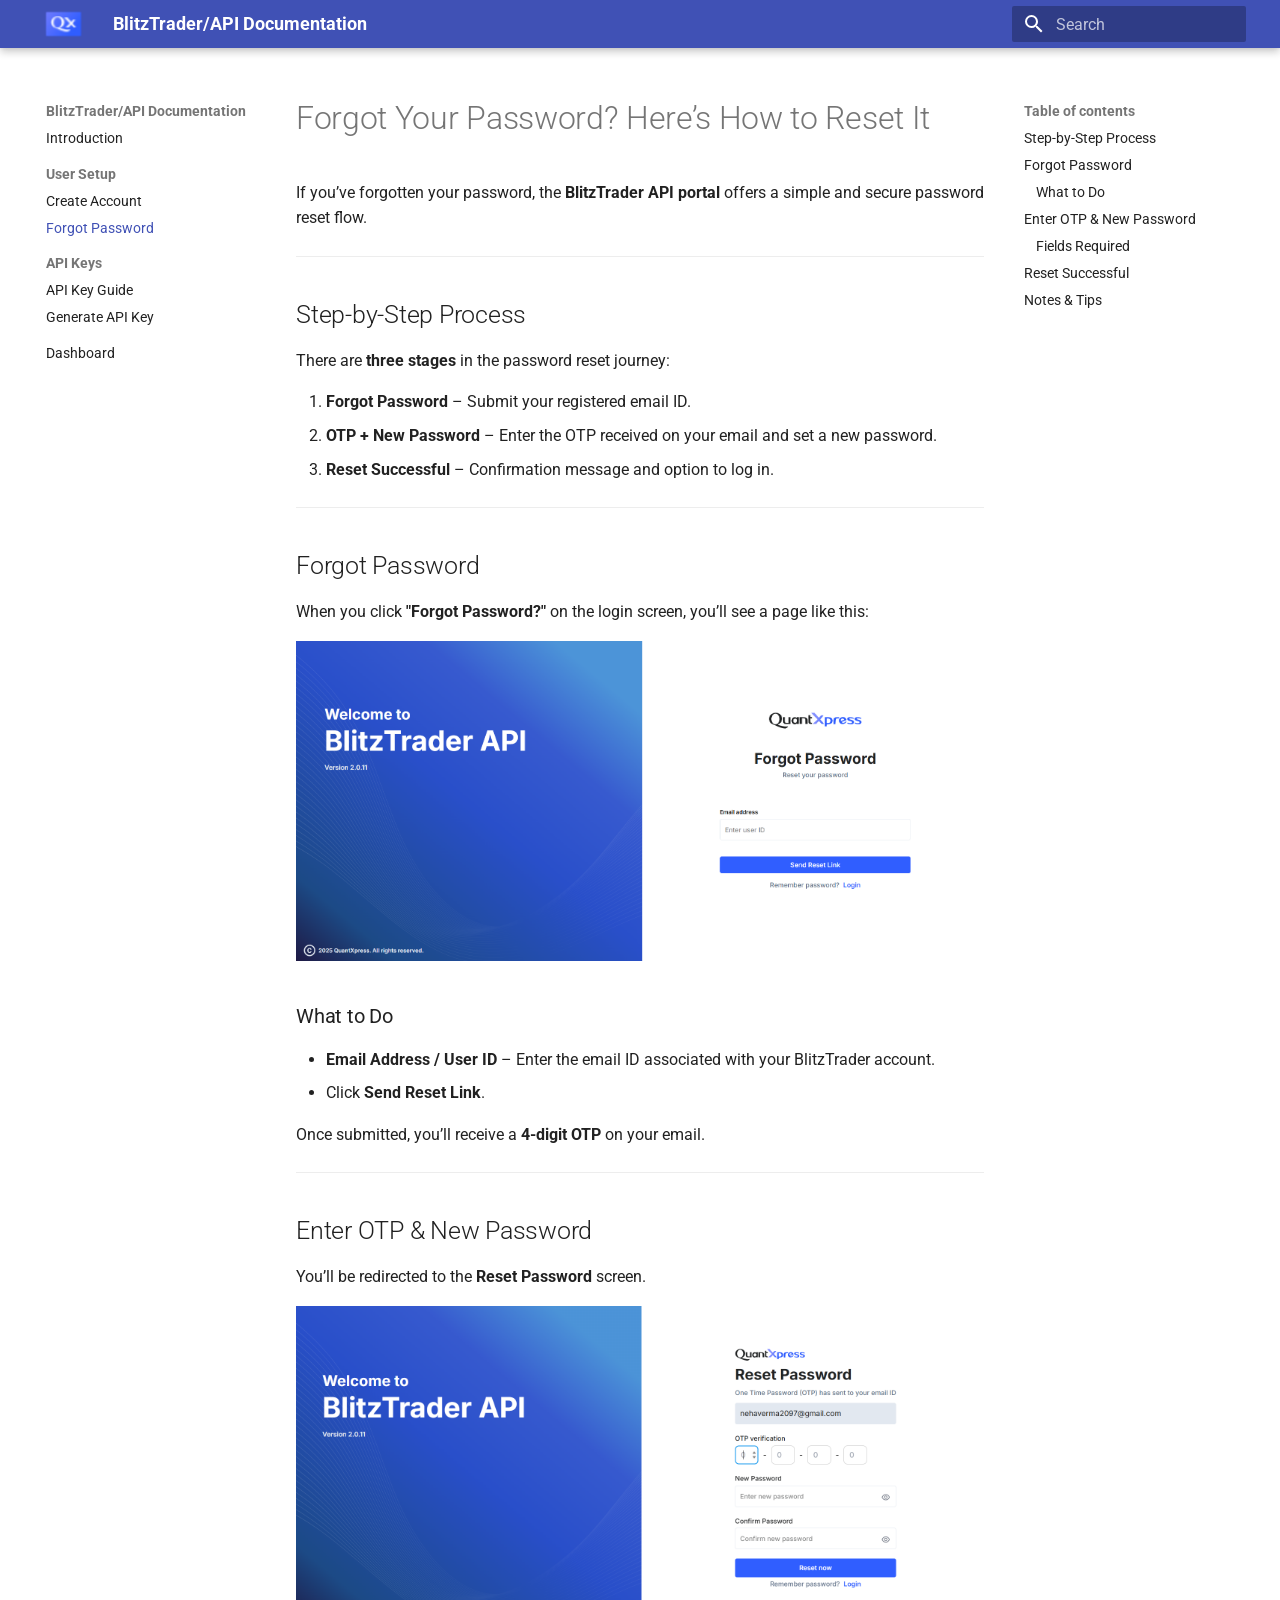
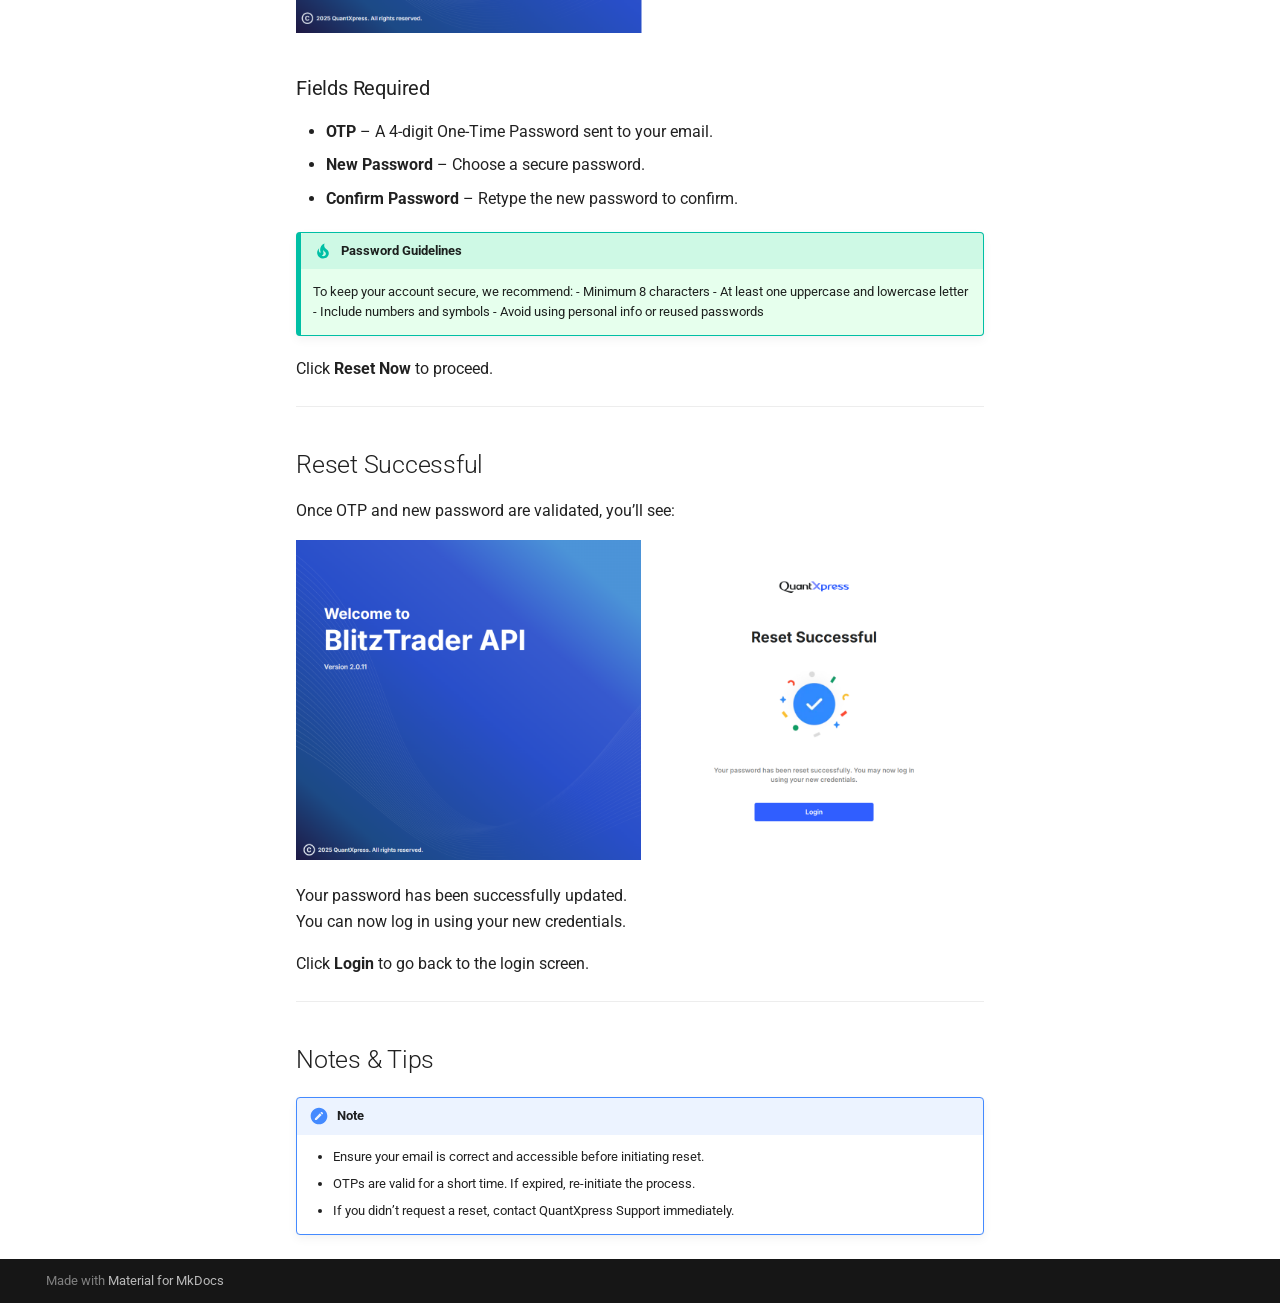
<file: site/2.forgot-password.html>
<!doctype html>
<html lang="en" class="no-js">
  <head>
    
      <meta charset="utf-8">
      <meta name="viewport" content="width=device-width,initial-scale=1">
      
      
      
        <link rel="canonical" href="https://NehaV20.github.io/BlitzTrader-API-Documentation/2.forgot-password.html">
      
      
        <link rel="prev" href="1.create-account.html">
      
      
        <link rel="next" href="3.api-key-guide.html">
      
      
        
      
      
      <link rel="icon" href="assets/favicon.ico">
      <meta name="generator" content="mkdocs-1.6.1, mkdocs-material-9.7.0">
    
    
      
        <title>Forgot Password - BlitzTrader/API Documentation</title>
      
    
    
      <link rel="stylesheet" href="assets/stylesheets/main.618322db.min.css">
      
      


    
    
      
    
    
      
        
        
        <link rel="preconnect" href="https://fonts.gstatic.com" crossorigin>
        <link rel="stylesheet" href="https://fonts.googleapis.com/css?family=Roboto:300,300i,400,400i,700,700i%7CRoboto+Mono:400,400i,700,700i&display=fallback">
        <style>:root{--md-text-font:"Roboto";--md-code-font:"Roboto Mono"}</style>
      
    
    
      <link rel="stylesheet" href="css/custom.css">
    
    <script>__md_scope=new URL(".",location),__md_hash=e=>[...e].reduce(((e,_)=>(e<<5)-e+_.charCodeAt(0)),0),__md_get=(e,_=localStorage,t=__md_scope)=>JSON.parse(_.getItem(t.pathname+"."+e)),__md_set=(e,_,t=localStorage,a=__md_scope)=>{try{t.setItem(a.pathname+"."+e,JSON.stringify(_))}catch(e){}}</script>
    
      

    
    
  </head>
  
  
    <body dir="ltr">
  
    
    <input class="md-toggle" data-md-toggle="drawer" type="checkbox" id="__drawer" autocomplete="off">
    <input class="md-toggle" data-md-toggle="search" type="checkbox" id="__search" autocomplete="off">
    <label class="md-overlay" for="__drawer"></label>
    <div data-md-component="skip">
      
        
        <a href="#forgot-your-password-heres-how-to-reset-it" class="md-skip">
          Skip to content
        </a>
      
    </div>
    <div data-md-component="announce">
      
    </div>
    
    
      

  

<header class="md-header md-header--shadow" data-md-component="header">
  <nav class="md-header__inner md-grid" aria-label="Header">
    <a href="." title="BlitzTrader/API Documentation" class="md-header__button md-logo" aria-label="BlitzTrader/API Documentation" data-md-component="logo">
      
  <img src="assets/icon.png" alt="logo">

    </a>
    <label class="md-header__button md-icon" for="__drawer">
      
      <svg xmlns="http://www.w3.org/2000/svg" viewBox="0 0 24 24"><path d="M3 6h18v2H3zm0 5h18v2H3zm0 5h18v2H3z"/></svg>
    </label>
    <div class="md-header__title" data-md-component="header-title">
      <div class="md-header__ellipsis">
        <div class="md-header__topic">
          <span class="md-ellipsis">
            BlitzTrader/API Documentation
          </span>
        </div>
        <div class="md-header__topic" data-md-component="header-topic">
          <span class="md-ellipsis">
            
              Forgot Password
            
          </span>
        </div>
      </div>
    </div>
    
    
      <script>var palette=__md_get("__palette");if(palette&&palette.color){if("(prefers-color-scheme)"===palette.color.media){var media=matchMedia("(prefers-color-scheme: light)"),input=document.querySelector(media.matches?"[data-md-color-media='(prefers-color-scheme: light)']":"[data-md-color-media='(prefers-color-scheme: dark)']");palette.color.media=input.getAttribute("data-md-color-media"),palette.color.scheme=input.getAttribute("data-md-color-scheme"),palette.color.primary=input.getAttribute("data-md-color-primary"),palette.color.accent=input.getAttribute("data-md-color-accent")}for(var[key,value]of Object.entries(palette.color))document.body.setAttribute("data-md-color-"+key,value)}</script>
    
    
    
      
      
        <label class="md-header__button md-icon" for="__search">
          
          <svg xmlns="http://www.w3.org/2000/svg" viewBox="0 0 24 24"><path d="M9.5 3A6.5 6.5 0 0 1 16 9.5c0 1.61-.59 3.09-1.56 4.23l.27.27h.79l5 5-1.5 1.5-5-5v-.79l-.27-.27A6.52 6.52 0 0 1 9.5 16 6.5 6.5 0 0 1 3 9.5 6.5 6.5 0 0 1 9.5 3m0 2C7 5 5 7 5 9.5S7 14 9.5 14 14 12 14 9.5 12 5 9.5 5"/></svg>
        </label>
        <div class="md-search" data-md-component="search" role="dialog">
  <label class="md-search__overlay" for="__search"></label>
  <div class="md-search__inner" role="search">
    <form class="md-search__form" name="search">
      <input type="text" class="md-search__input" name="query" aria-label="Search" placeholder="Search" autocapitalize="off" autocorrect="off" autocomplete="off" spellcheck="false" data-md-component="search-query" required>
      <label class="md-search__icon md-icon" for="__search">
        
        <svg xmlns="http://www.w3.org/2000/svg" viewBox="0 0 24 24"><path d="M9.5 3A6.5 6.5 0 0 1 16 9.5c0 1.61-.59 3.09-1.56 4.23l.27.27h.79l5 5-1.5 1.5-5-5v-.79l-.27-.27A6.52 6.52 0 0 1 9.5 16 6.5 6.5 0 0 1 3 9.5 6.5 6.5 0 0 1 9.5 3m0 2C7 5 5 7 5 9.5S7 14 9.5 14 14 12 14 9.5 12 5 9.5 5"/></svg>
        
        <svg xmlns="http://www.w3.org/2000/svg" viewBox="0 0 24 24"><path d="M20 11v2H8l5.5 5.5-1.42 1.42L4.16 12l7.92-7.92L13.5 5.5 8 11z"/></svg>
      </label>
      <nav class="md-search__options" aria-label="Search">
        
        <button type="reset" class="md-search__icon md-icon" title="Clear" aria-label="Clear" tabindex="-1">
          
          <svg xmlns="http://www.w3.org/2000/svg" viewBox="0 0 24 24"><path d="M19 6.41 17.59 5 12 10.59 6.41 5 5 6.41 10.59 12 5 17.59 6.41 19 12 13.41 17.59 19 19 17.59 13.41 12z"/></svg>
        </button>
      </nav>
      
    </form>
    <div class="md-search__output">
      <div class="md-search__scrollwrap" tabindex="0" data-md-scrollfix>
        <div class="md-search-result" data-md-component="search-result">
          <div class="md-search-result__meta">
            Initializing search
          </div>
          <ol class="md-search-result__list" role="presentation"></ol>
        </div>
      </div>
    </div>
  </div>
</div>
      
    
    
  </nav>
  
</header>
    
    <div class="md-container" data-md-component="container">
      
      
        
          
        
      
      <main class="md-main" data-md-component="main">
        <div class="md-main__inner md-grid">
          
            
              
              <div class="md-sidebar md-sidebar--primary" data-md-component="sidebar" data-md-type="navigation" >
                <div class="md-sidebar__scrollwrap">
                  <div class="md-sidebar__inner">
                    



<nav class="md-nav md-nav--primary" aria-label="Navigation" data-md-level="0">
  <label class="md-nav__title" for="__drawer">
    <a href="." title="BlitzTrader/API Documentation" class="md-nav__button md-logo" aria-label="BlitzTrader/API Documentation" data-md-component="logo">
      
  <img src="assets/icon.png" alt="logo">

    </a>
    BlitzTrader/API Documentation
  </label>
  
  <ul class="md-nav__list" data-md-scrollfix>
    
      
      
  
  
  
  
    <li class="md-nav__item">
      <a href="0.Welcome.html" class="md-nav__link">
        
  
  
  <span class="md-ellipsis">
    
  
    Introduction
  

    
  </span>
  
  

      </a>
    </li>
  

    
      
      
  
  
    
  
  
  
    
    
    
    
      
        
        
      
    
    
    <li class="md-nav__item md-nav__item--active md-nav__item--section md-nav__item--nested">
      
        
        
        <input class="md-nav__toggle md-toggle " type="checkbox" id="__nav_2" checked>
        
          
          <label class="md-nav__link" for="__nav_2" id="__nav_2_label" tabindex="">
            
  
  
  <span class="md-ellipsis">
    
  
    User Setup
  

    
  </span>
  
  

            <span class="md-nav__icon md-icon"></span>
          </label>
        
        <nav class="md-nav" data-md-level="1" aria-labelledby="__nav_2_label" aria-expanded="true">
          <label class="md-nav__title" for="__nav_2">
            <span class="md-nav__icon md-icon"></span>
            
  
    User Setup
  

          </label>
          <ul class="md-nav__list" data-md-scrollfix>
            
              
                
  
  
  
  
    <li class="md-nav__item">
      <a href="1.create-account.html" class="md-nav__link">
        
  
  
  <span class="md-ellipsis">
    
  
    Create Account
  

    
  </span>
  
  

      </a>
    </li>
  

              
            
              
                
  
  
    
  
  
  
    <li class="md-nav__item md-nav__item--active">
      
      <input class="md-nav__toggle md-toggle" type="checkbox" id="__toc">
      
      
        
      
      
        <label class="md-nav__link md-nav__link--active" for="__toc">
          
  
  
  <span class="md-ellipsis">
    
  
    Forgot Password
  

    
  </span>
  
  

          <span class="md-nav__icon md-icon"></span>
        </label>
      
      <a href="2.forgot-password.html" class="md-nav__link md-nav__link--active">
        
  
  
  <span class="md-ellipsis">
    
  
    Forgot Password
  

    
  </span>
  
  

      </a>
      
        

<nav class="md-nav md-nav--secondary" aria-label="Table of contents">
  
  
  
    
  
  
    <label class="md-nav__title" for="__toc">
      <span class="md-nav__icon md-icon"></span>
      Table of contents
    </label>
    <ul class="md-nav__list" data-md-component="toc" data-md-scrollfix>
      
        <li class="md-nav__item">
  <a href="#step-by-step-process" class="md-nav__link">
    <span class="md-ellipsis">
      
        Step-by-Step Process
      
    </span>
  </a>
  
</li>
      
        <li class="md-nav__item">
  <a href="#forgot-password" class="md-nav__link">
    <span class="md-ellipsis">
      
        Forgot Password
      
    </span>
  </a>
  
    <nav class="md-nav" aria-label="Forgot Password">
      <ul class="md-nav__list">
        
          <li class="md-nav__item">
  <a href="#what-to-do" class="md-nav__link">
    <span class="md-ellipsis">
      
        What to Do
      
    </span>
  </a>
  
</li>
        
      </ul>
    </nav>
  
</li>
      
        <li class="md-nav__item">
  <a href="#enter-otp-new-password" class="md-nav__link">
    <span class="md-ellipsis">
      
        Enter OTP &amp; New Password
      
    </span>
  </a>
  
    <nav class="md-nav" aria-label="Enter OTP &amp; New Password">
      <ul class="md-nav__list">
        
          <li class="md-nav__item">
  <a href="#fields-required" class="md-nav__link">
    <span class="md-ellipsis">
      
        Fields Required
      
    </span>
  </a>
  
</li>
        
      </ul>
    </nav>
  
</li>
      
        <li class="md-nav__item">
  <a href="#reset-successful" class="md-nav__link">
    <span class="md-ellipsis">
      
        Reset Successful
      
    </span>
  </a>
  
</li>
      
        <li class="md-nav__item">
  <a href="#notes-tips" class="md-nav__link">
    <span class="md-ellipsis">
      
        Notes &amp; Tips
      
    </span>
  </a>
  
</li>
      
    </ul>
  
</nav>
      
    </li>
  

              
            
          </ul>
        </nav>
      
    </li>
  

    
      
      
  
  
  
  
    
    
    
    
      
        
        
      
    
    
    <li class="md-nav__item md-nav__item--section md-nav__item--nested">
      
        
        
          
        
        <input class="md-nav__toggle md-toggle md-toggle--indeterminate" type="checkbox" id="__nav_3" >
        
          
          <label class="md-nav__link" for="__nav_3" id="__nav_3_label" tabindex="">
            
  
  
  <span class="md-ellipsis">
    
  
    API Keys
  

    
  </span>
  
  

            <span class="md-nav__icon md-icon"></span>
          </label>
        
        <nav class="md-nav" data-md-level="1" aria-labelledby="__nav_3_label" aria-expanded="false">
          <label class="md-nav__title" for="__nav_3">
            <span class="md-nav__icon md-icon"></span>
            
  
    API Keys
  

          </label>
          <ul class="md-nav__list" data-md-scrollfix>
            
              
                
  
  
  
  
    <li class="md-nav__item">
      <a href="3.api-key-guide.html" class="md-nav__link">
        
  
  
  <span class="md-ellipsis">
    
  
    API Key Guide
  

    
  </span>
  
  

      </a>
    </li>
  

              
            
              
                
  
  
  
  
    <li class="md-nav__item">
      <a href="generate-apikey.html" class="md-nav__link">
        
  
  
  <span class="md-ellipsis">
    
  
    Generate API Key
  

    
  </span>
  
  

      </a>
    </li>
  

              
            
          </ul>
        </nav>
      
    </li>
  

    
      
      
  
  
  
  
    <li class="md-nav__item">
      <a href="dashboard.html" class="md-nav__link">
        
  
  
  <span class="md-ellipsis">
    
  
    Dashboard
  

    
  </span>
  
  

      </a>
    </li>
  

    
  </ul>
</nav>
                  </div>
                </div>
              </div>
            
            
              
              <div class="md-sidebar md-sidebar--secondary" data-md-component="sidebar" data-md-type="toc" >
                <div class="md-sidebar__scrollwrap">
                  <div class="md-sidebar__inner">
                    

<nav class="md-nav md-nav--secondary" aria-label="Table of contents">
  
  
  
    
  
  
    <label class="md-nav__title" for="__toc">
      <span class="md-nav__icon md-icon"></span>
      Table of contents
    </label>
    <ul class="md-nav__list" data-md-component="toc" data-md-scrollfix>
      
        <li class="md-nav__item">
  <a href="#step-by-step-process" class="md-nav__link">
    <span class="md-ellipsis">
      
        Step-by-Step Process
      
    </span>
  </a>
  
</li>
      
        <li class="md-nav__item">
  <a href="#forgot-password" class="md-nav__link">
    <span class="md-ellipsis">
      
        Forgot Password
      
    </span>
  </a>
  
    <nav class="md-nav" aria-label="Forgot Password">
      <ul class="md-nav__list">
        
          <li class="md-nav__item">
  <a href="#what-to-do" class="md-nav__link">
    <span class="md-ellipsis">
      
        What to Do
      
    </span>
  </a>
  
</li>
        
      </ul>
    </nav>
  
</li>
      
        <li class="md-nav__item">
  <a href="#enter-otp-new-password" class="md-nav__link">
    <span class="md-ellipsis">
      
        Enter OTP &amp; New Password
      
    </span>
  </a>
  
    <nav class="md-nav" aria-label="Enter OTP &amp; New Password">
      <ul class="md-nav__list">
        
          <li class="md-nav__item">
  <a href="#fields-required" class="md-nav__link">
    <span class="md-ellipsis">
      
        Fields Required
      
    </span>
  </a>
  
</li>
        
      </ul>
    </nav>
  
</li>
      
        <li class="md-nav__item">
  <a href="#reset-successful" class="md-nav__link">
    <span class="md-ellipsis">
      
        Reset Successful
      
    </span>
  </a>
  
</li>
      
        <li class="md-nav__item">
  <a href="#notes-tips" class="md-nav__link">
    <span class="md-ellipsis">
      
        Notes &amp; Tips
      
    </span>
  </a>
  
</li>
      
    </ul>
  
</nav>
                  </div>
                </div>
              </div>
            
          
          
            <div class="md-content" data-md-component="content">
              
              <article class="md-content__inner md-typeset">
                
                  



<h1 id="forgot-your-password-heres-how-to-reset-it">Forgot Your Password? Here’s How to Reset It</h1>
<p>If you’ve forgotten your password, the <strong>BlitzTrader API portal</strong> offers a simple and secure password reset flow.</p>
<hr />
<h2 id="step-by-step-process">Step-by-Step Process</h2>
<p>There are <strong>three stages</strong> in the password reset journey:</p>
<ol>
<li><strong>Forgot Password</strong> – Submit your registered email ID.  </li>
<li><strong>OTP + New Password</strong> – Enter the OTP received on your email and set a new password.  </li>
<li><strong>Reset Successful</strong> – Confirmation message and option to log in.</li>
</ol>
<hr />
<h2 id="forgot-password">Forgot Password</h2>
<p>When you click <strong>"Forgot Password?"</strong> on the login screen, you’ll see a page like this:</p>
<p><img alt="Forgot Password Screen" src="assets/forgot-password-screen.png" /></p>
<h3 id="what-to-do">What to Do</h3>
<ul>
<li><strong>Email Address / User ID</strong> – Enter the email ID associated with your BlitzTrader account.  </li>
<li>Click <strong>Send Reset Link</strong>.</li>
</ul>
<p>Once submitted, you’ll receive a <strong>4-digit OTP</strong> on your email.</p>
<hr />
<h2 id="enter-otp-new-password">Enter OTP &amp; New Password</h2>
<p>You’ll be redirected to the <strong>Reset Password</strong> screen.</p>
<p><img alt="Reset Password Screen" src="assets/send-reset-link-screen.png" /></p>
<h3 id="fields-required">Fields Required</h3>
<ul>
<li><strong>OTP</strong> – A 4-digit One-Time Password sent to your email.  </li>
<li><strong>New Password</strong> – Choose a secure password.  </li>
<li><strong>Confirm Password</strong> – Retype the new password to confirm.  </li>
</ul>
<div class="admonition tip">
<p class="admonition-title">Password Guidelines</p>
<p>To keep your account secure, we recommend:
- Minimum 8 characters
- At least one uppercase and lowercase letter
- Include numbers and symbols
- Avoid using personal info or reused passwords</p>
</div>
<p>Click <strong>Reset Now</strong> to proceed.</p>
<hr />
<h2 id="reset-successful">Reset Successful</h2>
<p>Once OTP and new password are validated, you’ll see:</p>
<p><img alt="Reset Successful Screen" src="assets/reset-successful-screen.png" /></p>
<p>Your password has been successfully updated.<br />
You can now log in using your new credentials.</p>
<p>Click <strong>Login</strong> to go back to the login screen.</p>
<hr />
<h2 id="notes-tips">Notes &amp; Tips</h2>
<div class="admonition note">
<p class="admonition-title">Note</p>
<ul>
<li>Ensure your email is correct and accessible before initiating reset.</li>
<li>OTPs are valid for a short time. If expired, re-initiate the process.</li>
<li>If you didn’t request a reset, contact QuantXpress Support immediately.</li>
</ul>
</div>












                
              </article>
            </div>
          
          
<script>var target=document.getElementById(location.hash.slice(1));target&&target.name&&(target.checked=target.name.startsWith("__tabbed_"))</script>
        </div>
        
      </main>
      
        <footer class="md-footer">
  
  <div class="md-footer-meta md-typeset">
    <div class="md-footer-meta__inner md-grid">
      <div class="md-copyright">
  
  
    Made with
    <a href="https://squidfunk.github.io/mkdocs-material/" target="_blank" rel="noopener">
      Material for MkDocs
    </a>
  
</div>
      
    </div>
  </div>
</footer>
      
    </div>
    <div class="md-dialog" data-md-component="dialog">
      <div class="md-dialog__inner md-typeset"></div>
    </div>
    
    
    
      
      
      <script id="__config" type="application/json">{"annotate": null, "base": ".", "features": ["navigation.sections", "navigation.expand"], "search": "assets/javascripts/workers/search.7a47a382.min.js", "tags": null, "translations": {"clipboard.copied": "Copied to clipboard", "clipboard.copy": "Copy to clipboard", "search.result.more.one": "1 more on this page", "search.result.more.other": "# more on this page", "search.result.none": "No matching documents", "search.result.one": "1 matching document", "search.result.other": "# matching documents", "search.result.placeholder": "Type to start searching", "search.result.term.missing": "Missing", "select.version": "Select version"}, "version": null}</script>
    
    
      <script src="assets/javascripts/bundle.e71a0d61.min.js"></script>
      
        <script src="js/logo-link.js"></script>
      
    
  </body>
</html>
</file>
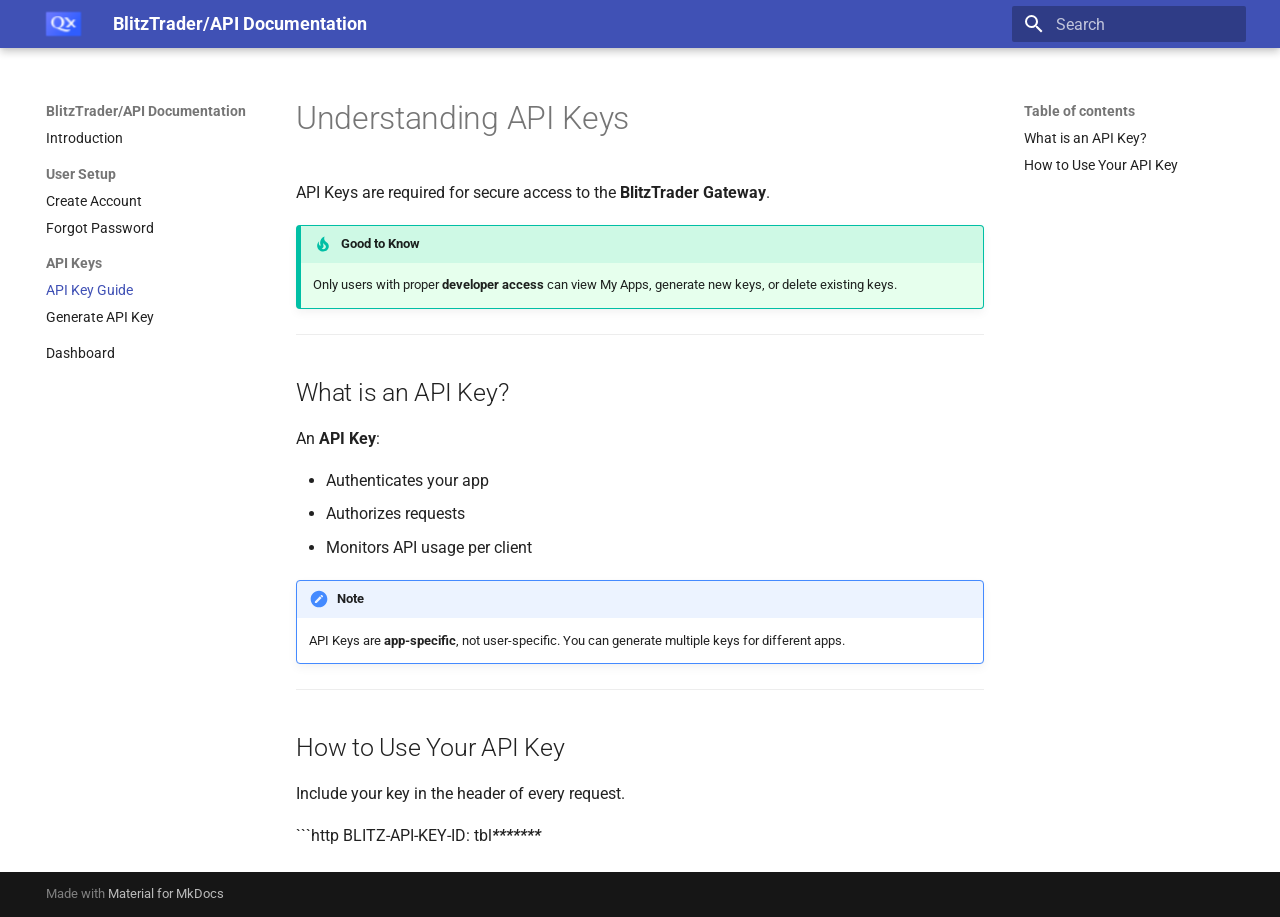
<file: site/3.api-key-guide.html>
<!doctype html>
<html lang="en" class="no-js">
  <head>
    
      <meta charset="utf-8">
      <meta name="viewport" content="width=device-width,initial-scale=1">
      
      
      
        <link rel="canonical" href="https://NehaV20.github.io/BlitzTrader-API-Documentation/3.api-key-guide.html">
      
      
        <link rel="prev" href="2.forgot-password.html">
      
      
        <link rel="next" href="generate-apikey.html">
      
      
        
      
      
      <link rel="icon" href="assets/favicon.ico">
      <meta name="generator" content="mkdocs-1.6.1, mkdocs-material-9.7.0">
    
    
      
        <title>API Key Guide - BlitzTrader/API Documentation</title>
      
    
    
      <link rel="stylesheet" href="assets/stylesheets/main.618322db.min.css">
      
      


    
    
      
    
    
      
        
        
        <link rel="preconnect" href="https://fonts.gstatic.com" crossorigin>
        <link rel="stylesheet" href="https://fonts.googleapis.com/css?family=Roboto:300,300i,400,400i,700,700i%7CRoboto+Mono:400,400i,700,700i&display=fallback">
        <style>:root{--md-text-font:"Roboto";--md-code-font:"Roboto Mono"}</style>
      
    
    
      <link rel="stylesheet" href="css/custom.css">
    
    <script>__md_scope=new URL(".",location),__md_hash=e=>[...e].reduce(((e,_)=>(e<<5)-e+_.charCodeAt(0)),0),__md_get=(e,_=localStorage,t=__md_scope)=>JSON.parse(_.getItem(t.pathname+"."+e)),__md_set=(e,_,t=localStorage,a=__md_scope)=>{try{t.setItem(a.pathname+"."+e,JSON.stringify(_))}catch(e){}}</script>
    
      

    
    
  </head>
  
  
    <body dir="ltr">
  
    
    <input class="md-toggle" data-md-toggle="drawer" type="checkbox" id="__drawer" autocomplete="off">
    <input class="md-toggle" data-md-toggle="search" type="checkbox" id="__search" autocomplete="off">
    <label class="md-overlay" for="__drawer"></label>
    <div data-md-component="skip">
      
        
        <a href="#understanding-api-keys" class="md-skip">
          Skip to content
        </a>
      
    </div>
    <div data-md-component="announce">
      
    </div>
    
    
      

  

<header class="md-header md-header--shadow" data-md-component="header">
  <nav class="md-header__inner md-grid" aria-label="Header">
    <a href="." title="BlitzTrader/API Documentation" class="md-header__button md-logo" aria-label="BlitzTrader/API Documentation" data-md-component="logo">
      
  <img src="assets/icon.png" alt="logo">

    </a>
    <label class="md-header__button md-icon" for="__drawer">
      
      <svg xmlns="http://www.w3.org/2000/svg" viewBox="0 0 24 24"><path d="M3 6h18v2H3zm0 5h18v2H3zm0 5h18v2H3z"/></svg>
    </label>
    <div class="md-header__title" data-md-component="header-title">
      <div class="md-header__ellipsis">
        <div class="md-header__topic">
          <span class="md-ellipsis">
            BlitzTrader/API Documentation
          </span>
        </div>
        <div class="md-header__topic" data-md-component="header-topic">
          <span class="md-ellipsis">
            
              API Key Guide
            
          </span>
        </div>
      </div>
    </div>
    
    
      <script>var palette=__md_get("__palette");if(palette&&palette.color){if("(prefers-color-scheme)"===palette.color.media){var media=matchMedia("(prefers-color-scheme: light)"),input=document.querySelector(media.matches?"[data-md-color-media='(prefers-color-scheme: light)']":"[data-md-color-media='(prefers-color-scheme: dark)']");palette.color.media=input.getAttribute("data-md-color-media"),palette.color.scheme=input.getAttribute("data-md-color-scheme"),palette.color.primary=input.getAttribute("data-md-color-primary"),palette.color.accent=input.getAttribute("data-md-color-accent")}for(var[key,value]of Object.entries(palette.color))document.body.setAttribute("data-md-color-"+key,value)}</script>
    
    
    
      
      
        <label class="md-header__button md-icon" for="__search">
          
          <svg xmlns="http://www.w3.org/2000/svg" viewBox="0 0 24 24"><path d="M9.5 3A6.5 6.5 0 0 1 16 9.5c0 1.61-.59 3.09-1.56 4.23l.27.27h.79l5 5-1.5 1.5-5-5v-.79l-.27-.27A6.52 6.52 0 0 1 9.5 16 6.5 6.5 0 0 1 3 9.5 6.5 6.5 0 0 1 9.5 3m0 2C7 5 5 7 5 9.5S7 14 9.5 14 14 12 14 9.5 12 5 9.5 5"/></svg>
        </label>
        <div class="md-search" data-md-component="search" role="dialog">
  <label class="md-search__overlay" for="__search"></label>
  <div class="md-search__inner" role="search">
    <form class="md-search__form" name="search">
      <input type="text" class="md-search__input" name="query" aria-label="Search" placeholder="Search" autocapitalize="off" autocorrect="off" autocomplete="off" spellcheck="false" data-md-component="search-query" required>
      <label class="md-search__icon md-icon" for="__search">
        
        <svg xmlns="http://www.w3.org/2000/svg" viewBox="0 0 24 24"><path d="M9.5 3A6.5 6.5 0 0 1 16 9.5c0 1.61-.59 3.09-1.56 4.23l.27.27h.79l5 5-1.5 1.5-5-5v-.79l-.27-.27A6.52 6.52 0 0 1 9.5 16 6.5 6.5 0 0 1 3 9.5 6.5 6.5 0 0 1 9.5 3m0 2C7 5 5 7 5 9.5S7 14 9.5 14 14 12 14 9.5 12 5 9.5 5"/></svg>
        
        <svg xmlns="http://www.w3.org/2000/svg" viewBox="0 0 24 24"><path d="M20 11v2H8l5.5 5.5-1.42 1.42L4.16 12l7.92-7.92L13.5 5.5 8 11z"/></svg>
      </label>
      <nav class="md-search__options" aria-label="Search">
        
        <button type="reset" class="md-search__icon md-icon" title="Clear" aria-label="Clear" tabindex="-1">
          
          <svg xmlns="http://www.w3.org/2000/svg" viewBox="0 0 24 24"><path d="M19 6.41 17.59 5 12 10.59 6.41 5 5 6.41 10.59 12 5 17.59 6.41 19 12 13.41 17.59 19 19 17.59 13.41 12z"/></svg>
        </button>
      </nav>
      
    </form>
    <div class="md-search__output">
      <div class="md-search__scrollwrap" tabindex="0" data-md-scrollfix>
        <div class="md-search-result" data-md-component="search-result">
          <div class="md-search-result__meta">
            Initializing search
          </div>
          <ol class="md-search-result__list" role="presentation"></ol>
        </div>
      </div>
    </div>
  </div>
</div>
      
    
    
  </nav>
  
</header>
    
    <div class="md-container" data-md-component="container">
      
      
        
          
        
      
      <main class="md-main" data-md-component="main">
        <div class="md-main__inner md-grid">
          
            
              
              <div class="md-sidebar md-sidebar--primary" data-md-component="sidebar" data-md-type="navigation" >
                <div class="md-sidebar__scrollwrap">
                  <div class="md-sidebar__inner">
                    



<nav class="md-nav md-nav--primary" aria-label="Navigation" data-md-level="0">
  <label class="md-nav__title" for="__drawer">
    <a href="." title="BlitzTrader/API Documentation" class="md-nav__button md-logo" aria-label="BlitzTrader/API Documentation" data-md-component="logo">
      
  <img src="assets/icon.png" alt="logo">

    </a>
    BlitzTrader/API Documentation
  </label>
  
  <ul class="md-nav__list" data-md-scrollfix>
    
      
      
  
  
  
  
    <li class="md-nav__item">
      <a href="0.Welcome.html" class="md-nav__link">
        
  
  
  <span class="md-ellipsis">
    
  
    Introduction
  

    
  </span>
  
  

      </a>
    </li>
  

    
      
      
  
  
  
  
    
    
    
    
      
        
        
      
    
    
    <li class="md-nav__item md-nav__item--section md-nav__item--nested">
      
        
        
          
        
        <input class="md-nav__toggle md-toggle md-toggle--indeterminate" type="checkbox" id="__nav_2" >
        
          
          <label class="md-nav__link" for="__nav_2" id="__nav_2_label" tabindex="">
            
  
  
  <span class="md-ellipsis">
    
  
    User Setup
  

    
  </span>
  
  

            <span class="md-nav__icon md-icon"></span>
          </label>
        
        <nav class="md-nav" data-md-level="1" aria-labelledby="__nav_2_label" aria-expanded="false">
          <label class="md-nav__title" for="__nav_2">
            <span class="md-nav__icon md-icon"></span>
            
  
    User Setup
  

          </label>
          <ul class="md-nav__list" data-md-scrollfix>
            
              
                
  
  
  
  
    <li class="md-nav__item">
      <a href="1.create-account.html" class="md-nav__link">
        
  
  
  <span class="md-ellipsis">
    
  
    Create Account
  

    
  </span>
  
  

      </a>
    </li>
  

              
            
              
                
  
  
  
  
    <li class="md-nav__item">
      <a href="2.forgot-password.html" class="md-nav__link">
        
  
  
  <span class="md-ellipsis">
    
  
    Forgot Password
  

    
  </span>
  
  

      </a>
    </li>
  

              
            
          </ul>
        </nav>
      
    </li>
  

    
      
      
  
  
    
  
  
  
    
    
    
    
      
        
        
      
    
    
    <li class="md-nav__item md-nav__item--active md-nav__item--section md-nav__item--nested">
      
        
        
        <input class="md-nav__toggle md-toggle " type="checkbox" id="__nav_3" checked>
        
          
          <label class="md-nav__link" for="__nav_3" id="__nav_3_label" tabindex="">
            
  
  
  <span class="md-ellipsis">
    
  
    API Keys
  

    
  </span>
  
  

            <span class="md-nav__icon md-icon"></span>
          </label>
        
        <nav class="md-nav" data-md-level="1" aria-labelledby="__nav_3_label" aria-expanded="true">
          <label class="md-nav__title" for="__nav_3">
            <span class="md-nav__icon md-icon"></span>
            
  
    API Keys
  

          </label>
          <ul class="md-nav__list" data-md-scrollfix>
            
              
                
  
  
    
  
  
  
    <li class="md-nav__item md-nav__item--active">
      
      <input class="md-nav__toggle md-toggle" type="checkbox" id="__toc">
      
      
        
      
      
        <label class="md-nav__link md-nav__link--active" for="__toc">
          
  
  
  <span class="md-ellipsis">
    
  
    API Key Guide
  

    
  </span>
  
  

          <span class="md-nav__icon md-icon"></span>
        </label>
      
      <a href="3.api-key-guide.html" class="md-nav__link md-nav__link--active">
        
  
  
  <span class="md-ellipsis">
    
  
    API Key Guide
  

    
  </span>
  
  

      </a>
      
        

<nav class="md-nav md-nav--secondary" aria-label="Table of contents">
  
  
  
    
  
  
    <label class="md-nav__title" for="__toc">
      <span class="md-nav__icon md-icon"></span>
      Table of contents
    </label>
    <ul class="md-nav__list" data-md-component="toc" data-md-scrollfix>
      
        <li class="md-nav__item">
  <a href="#what-is-an-api-key" class="md-nav__link">
    <span class="md-ellipsis">
      
        What is an API Key?
      
    </span>
  </a>
  
</li>
      
        <li class="md-nav__item">
  <a href="#how-to-use-your-api-key" class="md-nav__link">
    <span class="md-ellipsis">
      
        How to Use Your API Key
      
    </span>
  </a>
  
</li>
      
    </ul>
  
</nav>
      
    </li>
  

              
            
              
                
  
  
  
  
    <li class="md-nav__item">
      <a href="generate-apikey.html" class="md-nav__link">
        
  
  
  <span class="md-ellipsis">
    
  
    Generate API Key
  

    
  </span>
  
  

      </a>
    </li>
  

              
            
          </ul>
        </nav>
      
    </li>
  

    
      
      
  
  
  
  
    <li class="md-nav__item">
      <a href="dashboard.html" class="md-nav__link">
        
  
  
  <span class="md-ellipsis">
    
  
    Dashboard
  

    
  </span>
  
  

      </a>
    </li>
  

    
  </ul>
</nav>
                  </div>
                </div>
              </div>
            
            
              
              <div class="md-sidebar md-sidebar--secondary" data-md-component="sidebar" data-md-type="toc" >
                <div class="md-sidebar__scrollwrap">
                  <div class="md-sidebar__inner">
                    

<nav class="md-nav md-nav--secondary" aria-label="Table of contents">
  
  
  
    
  
  
    <label class="md-nav__title" for="__toc">
      <span class="md-nav__icon md-icon"></span>
      Table of contents
    </label>
    <ul class="md-nav__list" data-md-component="toc" data-md-scrollfix>
      
        <li class="md-nav__item">
  <a href="#what-is-an-api-key" class="md-nav__link">
    <span class="md-ellipsis">
      
        What is an API Key?
      
    </span>
  </a>
  
</li>
      
        <li class="md-nav__item">
  <a href="#how-to-use-your-api-key" class="md-nav__link">
    <span class="md-ellipsis">
      
        How to Use Your API Key
      
    </span>
  </a>
  
</li>
      
    </ul>
  
</nav>
                  </div>
                </div>
              </div>
            
          
          
            <div class="md-content" data-md-component="content">
              
              <article class="md-content__inner md-typeset">
                
                  



<h1 id="understanding-api-keys">Understanding API Keys</h1>
<p>API Keys are required for secure access to the <strong>BlitzTrader Gateway</strong>.</p>
<div class="admonition tip">
<p class="admonition-title">Good to Know</p>
<p>Only users with proper <strong>developer access</strong> can view My Apps, generate new keys, or delete existing keys.</p>
</div>
<hr />
<h2 id="what-is-an-api-key">What is an API Key?</h2>
<p>An <strong>API Key</strong>:</p>
<ul>
<li>Authenticates your app</li>
<li>Authorizes requests</li>
<li>Monitors API usage per client</li>
</ul>
<div class="admonition note">
<p class="admonition-title">Note</p>
<p>API Keys are <strong>app-specific</strong>, not user-specific. You can generate multiple keys for different apps.</p>
</div>
<hr />
<h2 id="how-to-use-your-api-key">How to Use Your API Key</h2>
<p>Include your key in the header of every request.</p>
<p>```http
BLITZ-API-KEY-ID: tbl<strong><em>**</em></strong><strong><em>**</em></strong><strong><em>**</em></strong><strong><em>*</em></strong></p>












                
              </article>
            </div>
          
          
<script>var target=document.getElementById(location.hash.slice(1));target&&target.name&&(target.checked=target.name.startsWith("__tabbed_"))</script>
        </div>
        
      </main>
      
        <footer class="md-footer">
  
  <div class="md-footer-meta md-typeset">
    <div class="md-footer-meta__inner md-grid">
      <div class="md-copyright">
  
  
    Made with
    <a href="https://squidfunk.github.io/mkdocs-material/" target="_blank" rel="noopener">
      Material for MkDocs
    </a>
  
</div>
      
    </div>
  </div>
</footer>
      
    </div>
    <div class="md-dialog" data-md-component="dialog">
      <div class="md-dialog__inner md-typeset"></div>
    </div>
    
    
    
      
      
      <script id="__config" type="application/json">{"annotate": null, "base": ".", "features": ["navigation.sections", "navigation.expand"], "search": "assets/javascripts/workers/search.7a47a382.min.js", "tags": null, "translations": {"clipboard.copied": "Copied to clipboard", "clipboard.copy": "Copy to clipboard", "search.result.more.one": "1 more on this page", "search.result.more.other": "# more on this page", "search.result.none": "No matching documents", "search.result.one": "1 matching document", "search.result.other": "# matching documents", "search.result.placeholder": "Type to start searching", "search.result.term.missing": "Missing", "select.version": "Select version"}, "version": null}</script>
    
    
      <script src="assets/javascripts/bundle.e71a0d61.min.js"></script>
      
        <script src="js/logo-link.js"></script>
      
    
  </body>
</html>
</file>
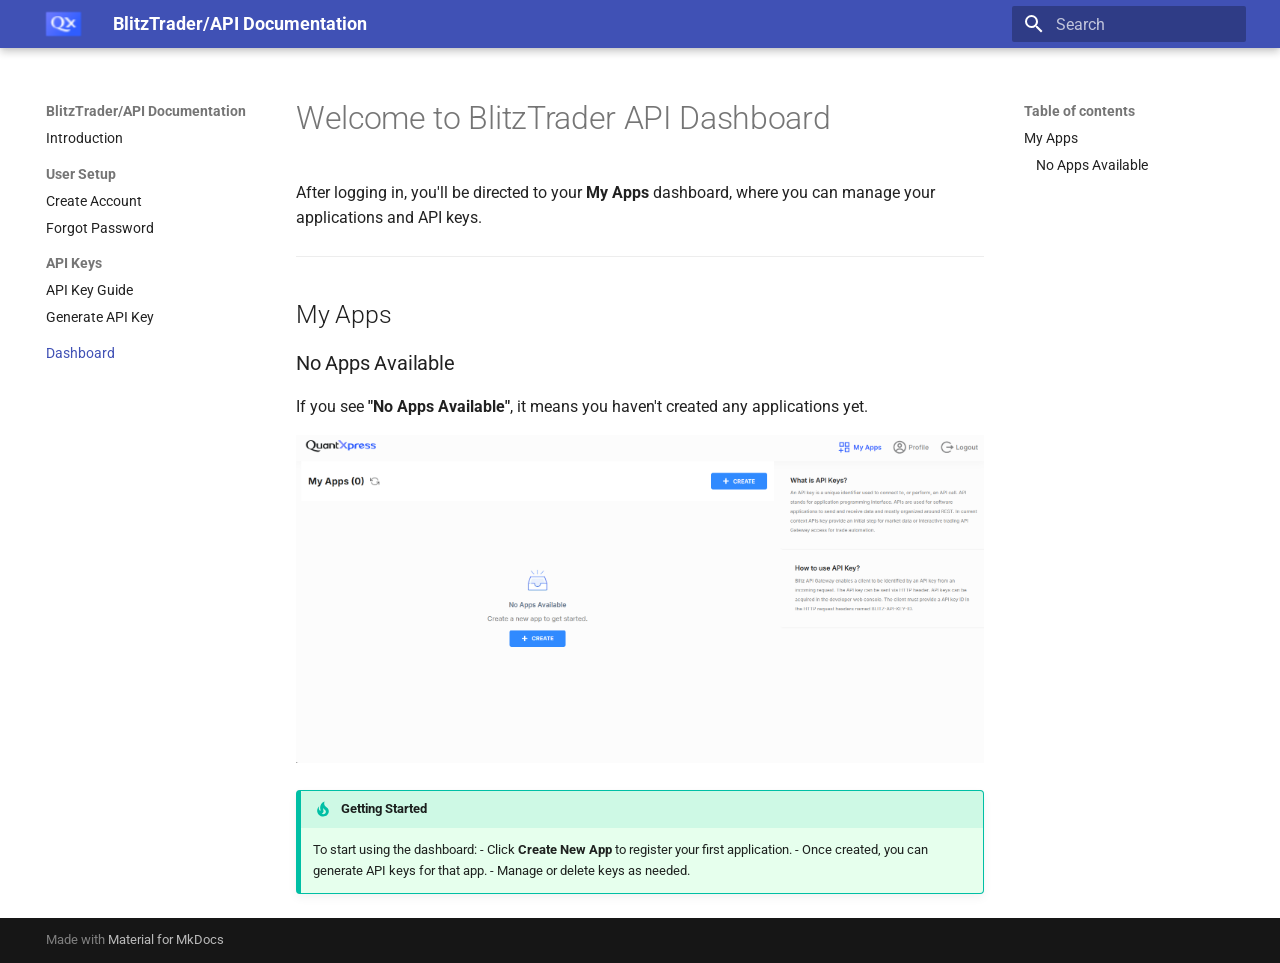
<file: site/dashboard.html>
<!doctype html>
<html lang="en" class="no-js">
  <head>
    
      <meta charset="utf-8">
      <meta name="viewport" content="width=device-width,initial-scale=1">
      
      
      
        <link rel="canonical" href="https://NehaV20.github.io/BlitzTrader-API-Documentation/dashboard.html">
      
      
        <link rel="prev" href="generate-apikey.html">
      
      
      
        
      
      
      <link rel="icon" href="assets/favicon.ico">
      <meta name="generator" content="mkdocs-1.6.1, mkdocs-material-9.7.0">
    
    
      
        <title>Dashboard - BlitzTrader/API Documentation</title>
      
    
    
      <link rel="stylesheet" href="assets/stylesheets/main.618322db.min.css">
      
      


    
    
      
    
    
      
        
        
        <link rel="preconnect" href="https://fonts.gstatic.com" crossorigin>
        <link rel="stylesheet" href="https://fonts.googleapis.com/css?family=Roboto:300,300i,400,400i,700,700i%7CRoboto+Mono:400,400i,700,700i&display=fallback">
        <style>:root{--md-text-font:"Roboto";--md-code-font:"Roboto Mono"}</style>
      
    
    
      <link rel="stylesheet" href="css/custom.css">
    
    <script>__md_scope=new URL(".",location),__md_hash=e=>[...e].reduce(((e,_)=>(e<<5)-e+_.charCodeAt(0)),0),__md_get=(e,_=localStorage,t=__md_scope)=>JSON.parse(_.getItem(t.pathname+"."+e)),__md_set=(e,_,t=localStorage,a=__md_scope)=>{try{t.setItem(a.pathname+"."+e,JSON.stringify(_))}catch(e){}}</script>
    
      

    
    
  </head>
  
  
    <body dir="ltr">
  
    
    <input class="md-toggle" data-md-toggle="drawer" type="checkbox" id="__drawer" autocomplete="off">
    <input class="md-toggle" data-md-toggle="search" type="checkbox" id="__search" autocomplete="off">
    <label class="md-overlay" for="__drawer"></label>
    <div data-md-component="skip">
      
        
        <a href="#welcome-to-blitztrader-api-dashboard" class="md-skip">
          Skip to content
        </a>
      
    </div>
    <div data-md-component="announce">
      
    </div>
    
    
      

  

<header class="md-header md-header--shadow" data-md-component="header">
  <nav class="md-header__inner md-grid" aria-label="Header">
    <a href="." title="BlitzTrader/API Documentation" class="md-header__button md-logo" aria-label="BlitzTrader/API Documentation" data-md-component="logo">
      
  <img src="assets/icon.png" alt="logo">

    </a>
    <label class="md-header__button md-icon" for="__drawer">
      
      <svg xmlns="http://www.w3.org/2000/svg" viewBox="0 0 24 24"><path d="M3 6h18v2H3zm0 5h18v2H3zm0 5h18v2H3z"/></svg>
    </label>
    <div class="md-header__title" data-md-component="header-title">
      <div class="md-header__ellipsis">
        <div class="md-header__topic">
          <span class="md-ellipsis">
            BlitzTrader/API Documentation
          </span>
        </div>
        <div class="md-header__topic" data-md-component="header-topic">
          <span class="md-ellipsis">
            
              Dashboard
            
          </span>
        </div>
      </div>
    </div>
    
    
      <script>var palette=__md_get("__palette");if(palette&&palette.color){if("(prefers-color-scheme)"===palette.color.media){var media=matchMedia("(prefers-color-scheme: light)"),input=document.querySelector(media.matches?"[data-md-color-media='(prefers-color-scheme: light)']":"[data-md-color-media='(prefers-color-scheme: dark)']");palette.color.media=input.getAttribute("data-md-color-media"),palette.color.scheme=input.getAttribute("data-md-color-scheme"),palette.color.primary=input.getAttribute("data-md-color-primary"),palette.color.accent=input.getAttribute("data-md-color-accent")}for(var[key,value]of Object.entries(palette.color))document.body.setAttribute("data-md-color-"+key,value)}</script>
    
    
    
      
      
        <label class="md-header__button md-icon" for="__search">
          
          <svg xmlns="http://www.w3.org/2000/svg" viewBox="0 0 24 24"><path d="M9.5 3A6.5 6.5 0 0 1 16 9.5c0 1.61-.59 3.09-1.56 4.23l.27.27h.79l5 5-1.5 1.5-5-5v-.79l-.27-.27A6.52 6.52 0 0 1 9.5 16 6.5 6.5 0 0 1 3 9.5 6.5 6.5 0 0 1 9.5 3m0 2C7 5 5 7 5 9.5S7 14 9.5 14 14 12 14 9.5 12 5 9.5 5"/></svg>
        </label>
        <div class="md-search" data-md-component="search" role="dialog">
  <label class="md-search__overlay" for="__search"></label>
  <div class="md-search__inner" role="search">
    <form class="md-search__form" name="search">
      <input type="text" class="md-search__input" name="query" aria-label="Search" placeholder="Search" autocapitalize="off" autocorrect="off" autocomplete="off" spellcheck="false" data-md-component="search-query" required>
      <label class="md-search__icon md-icon" for="__search">
        
        <svg xmlns="http://www.w3.org/2000/svg" viewBox="0 0 24 24"><path d="M9.5 3A6.5 6.5 0 0 1 16 9.5c0 1.61-.59 3.09-1.56 4.23l.27.27h.79l5 5-1.5 1.5-5-5v-.79l-.27-.27A6.52 6.52 0 0 1 9.5 16 6.5 6.5 0 0 1 3 9.5 6.5 6.5 0 0 1 9.5 3m0 2C7 5 5 7 5 9.5S7 14 9.5 14 14 12 14 9.5 12 5 9.5 5"/></svg>
        
        <svg xmlns="http://www.w3.org/2000/svg" viewBox="0 0 24 24"><path d="M20 11v2H8l5.5 5.5-1.42 1.42L4.16 12l7.92-7.92L13.5 5.5 8 11z"/></svg>
      </label>
      <nav class="md-search__options" aria-label="Search">
        
        <button type="reset" class="md-search__icon md-icon" title="Clear" aria-label="Clear" tabindex="-1">
          
          <svg xmlns="http://www.w3.org/2000/svg" viewBox="0 0 24 24"><path d="M19 6.41 17.59 5 12 10.59 6.41 5 5 6.41 10.59 12 5 17.59 6.41 19 12 13.41 17.59 19 19 17.59 13.41 12z"/></svg>
        </button>
      </nav>
      
    </form>
    <div class="md-search__output">
      <div class="md-search__scrollwrap" tabindex="0" data-md-scrollfix>
        <div class="md-search-result" data-md-component="search-result">
          <div class="md-search-result__meta">
            Initializing search
          </div>
          <ol class="md-search-result__list" role="presentation"></ol>
        </div>
      </div>
    </div>
  </div>
</div>
      
    
    
  </nav>
  
</header>
    
    <div class="md-container" data-md-component="container">
      
      
        
          
        
      
      <main class="md-main" data-md-component="main">
        <div class="md-main__inner md-grid">
          
            
              
              <div class="md-sidebar md-sidebar--primary" data-md-component="sidebar" data-md-type="navigation" >
                <div class="md-sidebar__scrollwrap">
                  <div class="md-sidebar__inner">
                    



<nav class="md-nav md-nav--primary" aria-label="Navigation" data-md-level="0">
  <label class="md-nav__title" for="__drawer">
    <a href="." title="BlitzTrader/API Documentation" class="md-nav__button md-logo" aria-label="BlitzTrader/API Documentation" data-md-component="logo">
      
  <img src="assets/icon.png" alt="logo">

    </a>
    BlitzTrader/API Documentation
  </label>
  
  <ul class="md-nav__list" data-md-scrollfix>
    
      
      
  
  
  
  
    <li class="md-nav__item">
      <a href="0.Welcome.html" class="md-nav__link">
        
  
  
  <span class="md-ellipsis">
    
  
    Introduction
  

    
  </span>
  
  

      </a>
    </li>
  

    
      
      
  
  
  
  
    
    
    
    
      
        
        
      
    
    
    <li class="md-nav__item md-nav__item--section md-nav__item--nested">
      
        
        
          
        
        <input class="md-nav__toggle md-toggle md-toggle--indeterminate" type="checkbox" id="__nav_2" >
        
          
          <label class="md-nav__link" for="__nav_2" id="__nav_2_label" tabindex="">
            
  
  
  <span class="md-ellipsis">
    
  
    User Setup
  

    
  </span>
  
  

            <span class="md-nav__icon md-icon"></span>
          </label>
        
        <nav class="md-nav" data-md-level="1" aria-labelledby="__nav_2_label" aria-expanded="false">
          <label class="md-nav__title" for="__nav_2">
            <span class="md-nav__icon md-icon"></span>
            
  
    User Setup
  

          </label>
          <ul class="md-nav__list" data-md-scrollfix>
            
              
                
  
  
  
  
    <li class="md-nav__item">
      <a href="1.create-account.html" class="md-nav__link">
        
  
  
  <span class="md-ellipsis">
    
  
    Create Account
  

    
  </span>
  
  

      </a>
    </li>
  

              
            
              
                
  
  
  
  
    <li class="md-nav__item">
      <a href="2.forgot-password.html" class="md-nav__link">
        
  
  
  <span class="md-ellipsis">
    
  
    Forgot Password
  

    
  </span>
  
  

      </a>
    </li>
  

              
            
          </ul>
        </nav>
      
    </li>
  

    
      
      
  
  
  
  
    
    
    
    
      
        
        
      
    
    
    <li class="md-nav__item md-nav__item--section md-nav__item--nested">
      
        
        
          
        
        <input class="md-nav__toggle md-toggle md-toggle--indeterminate" type="checkbox" id="__nav_3" >
        
          
          <label class="md-nav__link" for="__nav_3" id="__nav_3_label" tabindex="">
            
  
  
  <span class="md-ellipsis">
    
  
    API Keys
  

    
  </span>
  
  

            <span class="md-nav__icon md-icon"></span>
          </label>
        
        <nav class="md-nav" data-md-level="1" aria-labelledby="__nav_3_label" aria-expanded="false">
          <label class="md-nav__title" for="__nav_3">
            <span class="md-nav__icon md-icon"></span>
            
  
    API Keys
  

          </label>
          <ul class="md-nav__list" data-md-scrollfix>
            
              
                
  
  
  
  
    <li class="md-nav__item">
      <a href="3.api-key-guide.html" class="md-nav__link">
        
  
  
  <span class="md-ellipsis">
    
  
    API Key Guide
  

    
  </span>
  
  

      </a>
    </li>
  

              
            
              
                
  
  
  
  
    <li class="md-nav__item">
      <a href="generate-apikey.html" class="md-nav__link">
        
  
  
  <span class="md-ellipsis">
    
  
    Generate API Key
  

    
  </span>
  
  

      </a>
    </li>
  

              
            
          </ul>
        </nav>
      
    </li>
  

    
      
      
  
  
    
  
  
  
    <li class="md-nav__item md-nav__item--active">
      
      <input class="md-nav__toggle md-toggle" type="checkbox" id="__toc">
      
      
        
      
      
        <label class="md-nav__link md-nav__link--active" for="__toc">
          
  
  
  <span class="md-ellipsis">
    
  
    Dashboard
  

    
  </span>
  
  

          <span class="md-nav__icon md-icon"></span>
        </label>
      
      <a href="dashboard.html" class="md-nav__link md-nav__link--active">
        
  
  
  <span class="md-ellipsis">
    
  
    Dashboard
  

    
  </span>
  
  

      </a>
      
        

<nav class="md-nav md-nav--secondary" aria-label="Table of contents">
  
  
  
    
  
  
    <label class="md-nav__title" for="__toc">
      <span class="md-nav__icon md-icon"></span>
      Table of contents
    </label>
    <ul class="md-nav__list" data-md-component="toc" data-md-scrollfix>
      
        <li class="md-nav__item">
  <a href="#my-apps" class="md-nav__link">
    <span class="md-ellipsis">
      
        My Apps
      
    </span>
  </a>
  
    <nav class="md-nav" aria-label="My Apps">
      <ul class="md-nav__list">
        
          <li class="md-nav__item">
  <a href="#no-apps-available" class="md-nav__link">
    <span class="md-ellipsis">
      
        No Apps Available
      
    </span>
  </a>
  
</li>
        
      </ul>
    </nav>
  
</li>
      
    </ul>
  
</nav>
      
    </li>
  

    
  </ul>
</nav>
                  </div>
                </div>
              </div>
            
            
              
              <div class="md-sidebar md-sidebar--secondary" data-md-component="sidebar" data-md-type="toc" >
                <div class="md-sidebar__scrollwrap">
                  <div class="md-sidebar__inner">
                    

<nav class="md-nav md-nav--secondary" aria-label="Table of contents">
  
  
  
    
  
  
    <label class="md-nav__title" for="__toc">
      <span class="md-nav__icon md-icon"></span>
      Table of contents
    </label>
    <ul class="md-nav__list" data-md-component="toc" data-md-scrollfix>
      
        <li class="md-nav__item">
  <a href="#my-apps" class="md-nav__link">
    <span class="md-ellipsis">
      
        My Apps
      
    </span>
  </a>
  
    <nav class="md-nav" aria-label="My Apps">
      <ul class="md-nav__list">
        
          <li class="md-nav__item">
  <a href="#no-apps-available" class="md-nav__link">
    <span class="md-ellipsis">
      
        No Apps Available
      
    </span>
  </a>
  
</li>
        
      </ul>
    </nav>
  
</li>
      
    </ul>
  
</nav>
                  </div>
                </div>
              </div>
            
          
          
            <div class="md-content" data-md-component="content">
              
              <article class="md-content__inner md-typeset">
                
                  



<h1 id="welcome-to-blitztrader-api-dashboard">Welcome to BlitzTrader API Dashboard</h1>
<p>After logging in, you'll be directed to your <strong>My Apps</strong> dashboard, where you can manage your applications and API keys.</p>
<hr />
<h2 id="my-apps">My Apps</h2>
<h3 id="no-apps-available">No Apps Available</h3>
<p>If you see <strong>"No Apps Available"</strong>, it means you haven't created any applications yet.</p>
<p><img alt="No Apps Available" src="assets/no-data-png.png" /></p>
<div class="admonition tip">
<p class="admonition-title">Getting Started</p>
<p>To start using the dashboard:
- Click <strong>Create New App</strong> to register your first application.
- Once created, you can generate API keys for that app.
- Manage or delete keys as needed.</p>
</div>












                
              </article>
            </div>
          
          
<script>var target=document.getElementById(location.hash.slice(1));target&&target.name&&(target.checked=target.name.startsWith("__tabbed_"))</script>
        </div>
        
      </main>
      
        <footer class="md-footer">
  
  <div class="md-footer-meta md-typeset">
    <div class="md-footer-meta__inner md-grid">
      <div class="md-copyright">
  
  
    Made with
    <a href="https://squidfunk.github.io/mkdocs-material/" target="_blank" rel="noopener">
      Material for MkDocs
    </a>
  
</div>
      
    </div>
  </div>
</footer>
      
    </div>
    <div class="md-dialog" data-md-component="dialog">
      <div class="md-dialog__inner md-typeset"></div>
    </div>
    
    
    
      
      
      <script id="__config" type="application/json">{"annotate": null, "base": ".", "features": ["navigation.sections", "navigation.expand"], "search": "assets/javascripts/workers/search.7a47a382.min.js", "tags": null, "translations": {"clipboard.copied": "Copied to clipboard", "clipboard.copy": "Copy to clipboard", "search.result.more.one": "1 more on this page", "search.result.more.other": "# more on this page", "search.result.none": "No matching documents", "search.result.one": "1 matching document", "search.result.other": "# matching documents", "search.result.placeholder": "Type to start searching", "search.result.term.missing": "Missing", "select.version": "Select version"}, "version": null}</script>
    
    
      <script src="assets/javascripts/bundle.e71a0d61.min.js"></script>
      
        <script src="js/logo-link.js"></script>
      
    
  </body>
</html>
</file>
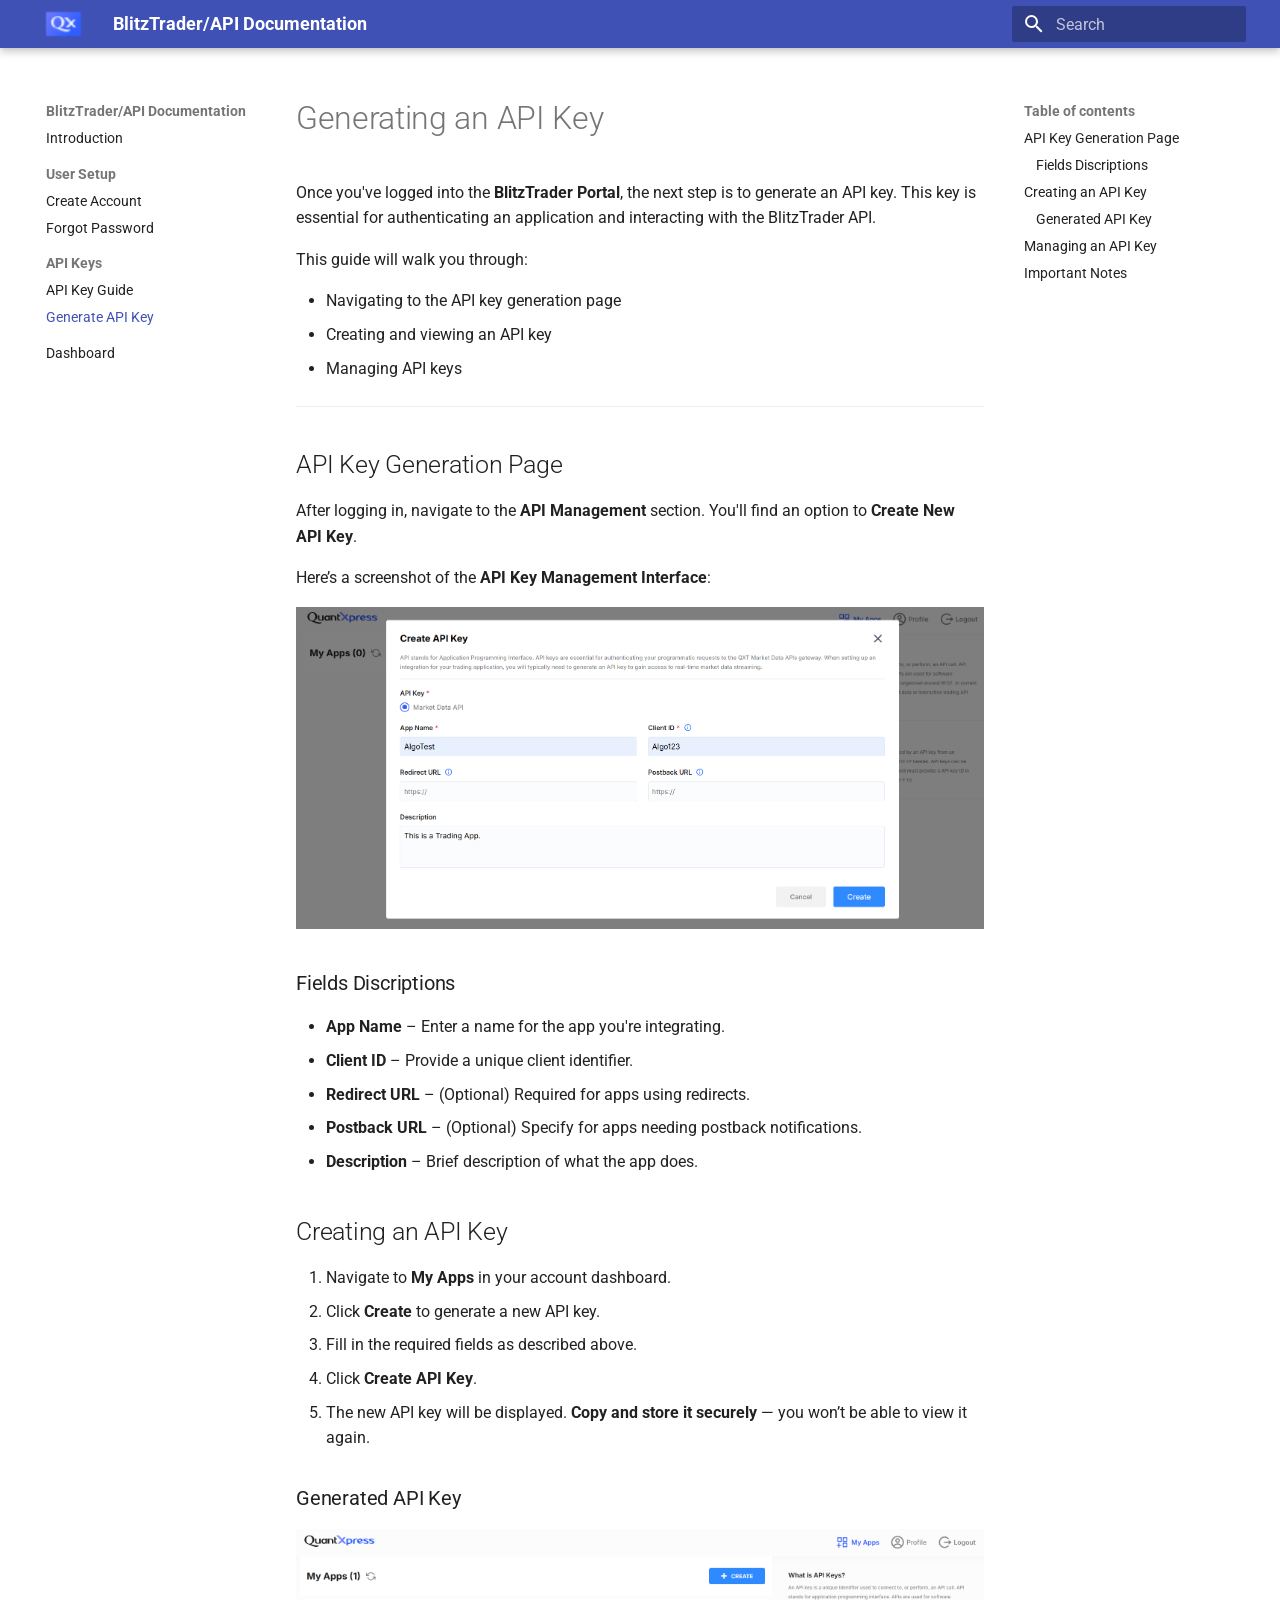
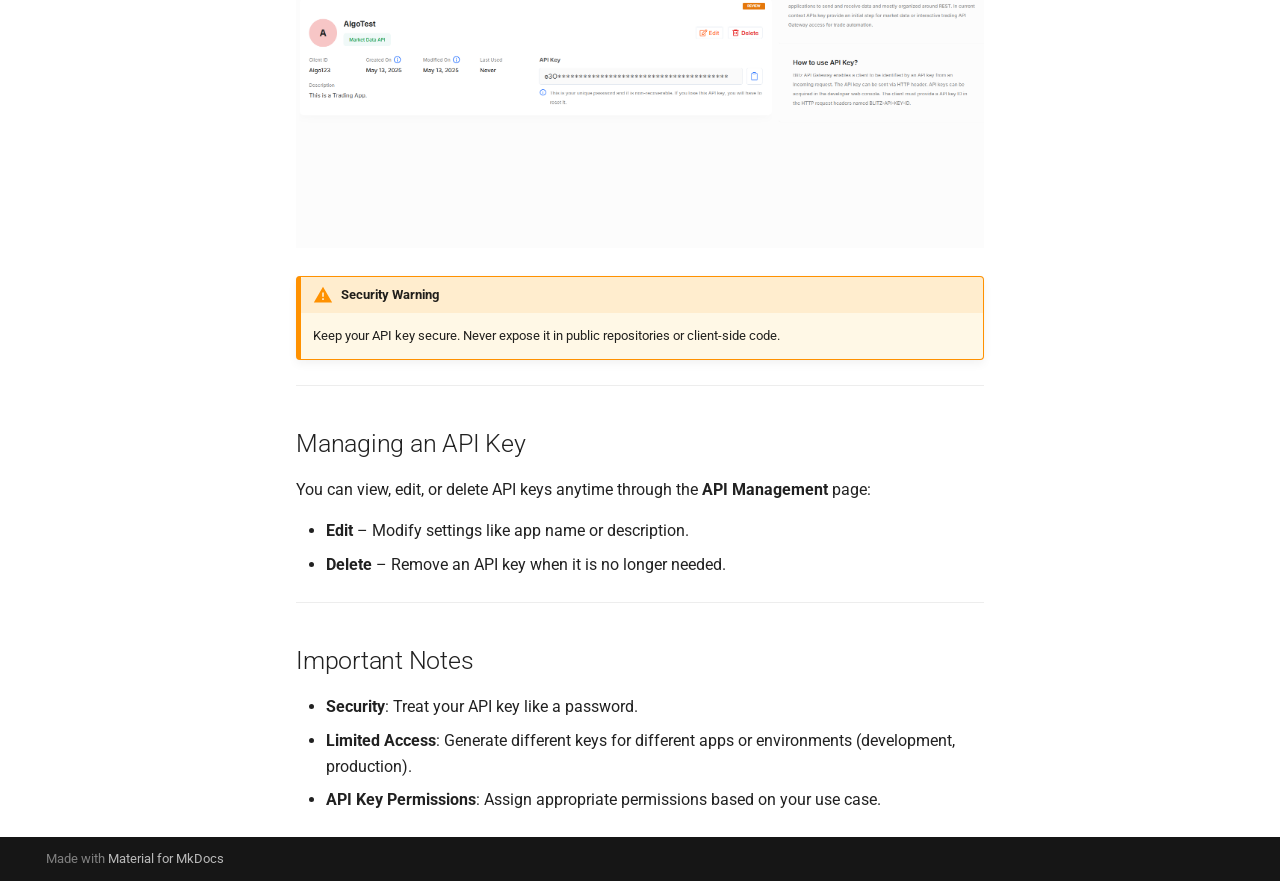
<file: site/generate-apikey.html>
<!doctype html>
<html lang="en" class="no-js">
  <head>
    
      <meta charset="utf-8">
      <meta name="viewport" content="width=device-width,initial-scale=1">
      
      
      
        <link rel="canonical" href="https://NehaV20.github.io/BlitzTrader-API-Documentation/generate-apikey.html">
      
      
        <link rel="prev" href="3.api-key-guide.html">
      
      
        <link rel="next" href="dashboard.html">
      
      
        
      
      
      <link rel="icon" href="assets/favicon.ico">
      <meta name="generator" content="mkdocs-1.6.1, mkdocs-material-9.7.0">
    
    
      
        <title>Generate API Key - BlitzTrader/API Documentation</title>
      
    
    
      <link rel="stylesheet" href="assets/stylesheets/main.618322db.min.css">
      
      


    
    
      
    
    
      
        
        
        <link rel="preconnect" href="https://fonts.gstatic.com" crossorigin>
        <link rel="stylesheet" href="https://fonts.googleapis.com/css?family=Roboto:300,300i,400,400i,700,700i%7CRoboto+Mono:400,400i,700,700i&display=fallback">
        <style>:root{--md-text-font:"Roboto";--md-code-font:"Roboto Mono"}</style>
      
    
    
      <link rel="stylesheet" href="css/custom.css">
    
    <script>__md_scope=new URL(".",location),__md_hash=e=>[...e].reduce(((e,_)=>(e<<5)-e+_.charCodeAt(0)),0),__md_get=(e,_=localStorage,t=__md_scope)=>JSON.parse(_.getItem(t.pathname+"."+e)),__md_set=(e,_,t=localStorage,a=__md_scope)=>{try{t.setItem(a.pathname+"."+e,JSON.stringify(_))}catch(e){}}</script>
    
      

    
    
  </head>
  
  
    <body dir="ltr">
  
    
    <input class="md-toggle" data-md-toggle="drawer" type="checkbox" id="__drawer" autocomplete="off">
    <input class="md-toggle" data-md-toggle="search" type="checkbox" id="__search" autocomplete="off">
    <label class="md-overlay" for="__drawer"></label>
    <div data-md-component="skip">
      
        
        <a href="#generating-an-api-key" class="md-skip">
          Skip to content
        </a>
      
    </div>
    <div data-md-component="announce">
      
    </div>
    
    
      

  

<header class="md-header md-header--shadow" data-md-component="header">
  <nav class="md-header__inner md-grid" aria-label="Header">
    <a href="." title="BlitzTrader/API Documentation" class="md-header__button md-logo" aria-label="BlitzTrader/API Documentation" data-md-component="logo">
      
  <img src="assets/icon.png" alt="logo">

    </a>
    <label class="md-header__button md-icon" for="__drawer">
      
      <svg xmlns="http://www.w3.org/2000/svg" viewBox="0 0 24 24"><path d="M3 6h18v2H3zm0 5h18v2H3zm0 5h18v2H3z"/></svg>
    </label>
    <div class="md-header__title" data-md-component="header-title">
      <div class="md-header__ellipsis">
        <div class="md-header__topic">
          <span class="md-ellipsis">
            BlitzTrader/API Documentation
          </span>
        </div>
        <div class="md-header__topic" data-md-component="header-topic">
          <span class="md-ellipsis">
            
              Generate API Key
            
          </span>
        </div>
      </div>
    </div>
    
    
      <script>var palette=__md_get("__palette");if(palette&&palette.color){if("(prefers-color-scheme)"===palette.color.media){var media=matchMedia("(prefers-color-scheme: light)"),input=document.querySelector(media.matches?"[data-md-color-media='(prefers-color-scheme: light)']":"[data-md-color-media='(prefers-color-scheme: dark)']");palette.color.media=input.getAttribute("data-md-color-media"),palette.color.scheme=input.getAttribute("data-md-color-scheme"),palette.color.primary=input.getAttribute("data-md-color-primary"),palette.color.accent=input.getAttribute("data-md-color-accent")}for(var[key,value]of Object.entries(palette.color))document.body.setAttribute("data-md-color-"+key,value)}</script>
    
    
    
      
      
        <label class="md-header__button md-icon" for="__search">
          
          <svg xmlns="http://www.w3.org/2000/svg" viewBox="0 0 24 24"><path d="M9.5 3A6.5 6.5 0 0 1 16 9.5c0 1.61-.59 3.09-1.56 4.23l.27.27h.79l5 5-1.5 1.5-5-5v-.79l-.27-.27A6.52 6.52 0 0 1 9.5 16 6.5 6.5 0 0 1 3 9.5 6.5 6.5 0 0 1 9.5 3m0 2C7 5 5 7 5 9.5S7 14 9.5 14 14 12 14 9.5 12 5 9.5 5"/></svg>
        </label>
        <div class="md-search" data-md-component="search" role="dialog">
  <label class="md-search__overlay" for="__search"></label>
  <div class="md-search__inner" role="search">
    <form class="md-search__form" name="search">
      <input type="text" class="md-search__input" name="query" aria-label="Search" placeholder="Search" autocapitalize="off" autocorrect="off" autocomplete="off" spellcheck="false" data-md-component="search-query" required>
      <label class="md-search__icon md-icon" for="__search">
        
        <svg xmlns="http://www.w3.org/2000/svg" viewBox="0 0 24 24"><path d="M9.5 3A6.5 6.5 0 0 1 16 9.5c0 1.61-.59 3.09-1.56 4.23l.27.27h.79l5 5-1.5 1.5-5-5v-.79l-.27-.27A6.52 6.52 0 0 1 9.5 16 6.5 6.5 0 0 1 3 9.5 6.5 6.5 0 0 1 9.5 3m0 2C7 5 5 7 5 9.5S7 14 9.5 14 14 12 14 9.5 12 5 9.5 5"/></svg>
        
        <svg xmlns="http://www.w3.org/2000/svg" viewBox="0 0 24 24"><path d="M20 11v2H8l5.5 5.5-1.42 1.42L4.16 12l7.92-7.92L13.5 5.5 8 11z"/></svg>
      </label>
      <nav class="md-search__options" aria-label="Search">
        
        <button type="reset" class="md-search__icon md-icon" title="Clear" aria-label="Clear" tabindex="-1">
          
          <svg xmlns="http://www.w3.org/2000/svg" viewBox="0 0 24 24"><path d="M19 6.41 17.59 5 12 10.59 6.41 5 5 6.41 10.59 12 5 17.59 6.41 19 12 13.41 17.59 19 19 17.59 13.41 12z"/></svg>
        </button>
      </nav>
      
    </form>
    <div class="md-search__output">
      <div class="md-search__scrollwrap" tabindex="0" data-md-scrollfix>
        <div class="md-search-result" data-md-component="search-result">
          <div class="md-search-result__meta">
            Initializing search
          </div>
          <ol class="md-search-result__list" role="presentation"></ol>
        </div>
      </div>
    </div>
  </div>
</div>
      
    
    
  </nav>
  
</header>
    
    <div class="md-container" data-md-component="container">
      
      
        
          
        
      
      <main class="md-main" data-md-component="main">
        <div class="md-main__inner md-grid">
          
            
              
              <div class="md-sidebar md-sidebar--primary" data-md-component="sidebar" data-md-type="navigation" >
                <div class="md-sidebar__scrollwrap">
                  <div class="md-sidebar__inner">
                    



<nav class="md-nav md-nav--primary" aria-label="Navigation" data-md-level="0">
  <label class="md-nav__title" for="__drawer">
    <a href="." title="BlitzTrader/API Documentation" class="md-nav__button md-logo" aria-label="BlitzTrader/API Documentation" data-md-component="logo">
      
  <img src="assets/icon.png" alt="logo">

    </a>
    BlitzTrader/API Documentation
  </label>
  
  <ul class="md-nav__list" data-md-scrollfix>
    
      
      
  
  
  
  
    <li class="md-nav__item">
      <a href="0.Welcome.html" class="md-nav__link">
        
  
  
  <span class="md-ellipsis">
    
  
    Introduction
  

    
  </span>
  
  

      </a>
    </li>
  

    
      
      
  
  
  
  
    
    
    
    
      
        
        
      
    
    
    <li class="md-nav__item md-nav__item--section md-nav__item--nested">
      
        
        
          
        
        <input class="md-nav__toggle md-toggle md-toggle--indeterminate" type="checkbox" id="__nav_2" >
        
          
          <label class="md-nav__link" for="__nav_2" id="__nav_2_label" tabindex="">
            
  
  
  <span class="md-ellipsis">
    
  
    User Setup
  

    
  </span>
  
  

            <span class="md-nav__icon md-icon"></span>
          </label>
        
        <nav class="md-nav" data-md-level="1" aria-labelledby="__nav_2_label" aria-expanded="false">
          <label class="md-nav__title" for="__nav_2">
            <span class="md-nav__icon md-icon"></span>
            
  
    User Setup
  

          </label>
          <ul class="md-nav__list" data-md-scrollfix>
            
              
                
  
  
  
  
    <li class="md-nav__item">
      <a href="1.create-account.html" class="md-nav__link">
        
  
  
  <span class="md-ellipsis">
    
  
    Create Account
  

    
  </span>
  
  

      </a>
    </li>
  

              
            
              
                
  
  
  
  
    <li class="md-nav__item">
      <a href="2.forgot-password.html" class="md-nav__link">
        
  
  
  <span class="md-ellipsis">
    
  
    Forgot Password
  

    
  </span>
  
  

      </a>
    </li>
  

              
            
          </ul>
        </nav>
      
    </li>
  

    
      
      
  
  
    
  
  
  
    
    
    
    
      
        
        
      
    
    
    <li class="md-nav__item md-nav__item--active md-nav__item--section md-nav__item--nested">
      
        
        
        <input class="md-nav__toggle md-toggle " type="checkbox" id="__nav_3" checked>
        
          
          <label class="md-nav__link" for="__nav_3" id="__nav_3_label" tabindex="">
            
  
  
  <span class="md-ellipsis">
    
  
    API Keys
  

    
  </span>
  
  

            <span class="md-nav__icon md-icon"></span>
          </label>
        
        <nav class="md-nav" data-md-level="1" aria-labelledby="__nav_3_label" aria-expanded="true">
          <label class="md-nav__title" for="__nav_3">
            <span class="md-nav__icon md-icon"></span>
            
  
    API Keys
  

          </label>
          <ul class="md-nav__list" data-md-scrollfix>
            
              
                
  
  
  
  
    <li class="md-nav__item">
      <a href="3.api-key-guide.html" class="md-nav__link">
        
  
  
  <span class="md-ellipsis">
    
  
    API Key Guide
  

    
  </span>
  
  

      </a>
    </li>
  

              
            
              
                
  
  
    
  
  
  
    <li class="md-nav__item md-nav__item--active">
      
      <input class="md-nav__toggle md-toggle" type="checkbox" id="__toc">
      
      
        
      
      
        <label class="md-nav__link md-nav__link--active" for="__toc">
          
  
  
  <span class="md-ellipsis">
    
  
    Generate API Key
  

    
  </span>
  
  

          <span class="md-nav__icon md-icon"></span>
        </label>
      
      <a href="generate-apikey.html" class="md-nav__link md-nav__link--active">
        
  
  
  <span class="md-ellipsis">
    
  
    Generate API Key
  

    
  </span>
  
  

      </a>
      
        

<nav class="md-nav md-nav--secondary" aria-label="Table of contents">
  
  
  
    
  
  
    <label class="md-nav__title" for="__toc">
      <span class="md-nav__icon md-icon"></span>
      Table of contents
    </label>
    <ul class="md-nav__list" data-md-component="toc" data-md-scrollfix>
      
        <li class="md-nav__item">
  <a href="#api-key-generation-page" class="md-nav__link">
    <span class="md-ellipsis">
      
        API Key Generation Page
      
    </span>
  </a>
  
    <nav class="md-nav" aria-label="API Key Generation Page">
      <ul class="md-nav__list">
        
          <li class="md-nav__item">
  <a href="#fields-discriptions" class="md-nav__link">
    <span class="md-ellipsis">
      
        Fields Discriptions
      
    </span>
  </a>
  
</li>
        
      </ul>
    </nav>
  
</li>
      
        <li class="md-nav__item">
  <a href="#creating-an-api-key" class="md-nav__link">
    <span class="md-ellipsis">
      
        Creating an API Key
      
    </span>
  </a>
  
    <nav class="md-nav" aria-label="Creating an API Key">
      <ul class="md-nav__list">
        
          <li class="md-nav__item">
  <a href="#generated-api-key" class="md-nav__link">
    <span class="md-ellipsis">
      
        Generated API Key
      
    </span>
  </a>
  
</li>
        
      </ul>
    </nav>
  
</li>
      
        <li class="md-nav__item">
  <a href="#managing-an-api-key" class="md-nav__link">
    <span class="md-ellipsis">
      
        Managing an API Key
      
    </span>
  </a>
  
</li>
      
        <li class="md-nav__item">
  <a href="#important-notes" class="md-nav__link">
    <span class="md-ellipsis">
      
        Important Notes
      
    </span>
  </a>
  
</li>
      
    </ul>
  
</nav>
      
    </li>
  

              
            
          </ul>
        </nav>
      
    </li>
  

    
      
      
  
  
  
  
    <li class="md-nav__item">
      <a href="dashboard.html" class="md-nav__link">
        
  
  
  <span class="md-ellipsis">
    
  
    Dashboard
  

    
  </span>
  
  

      </a>
    </li>
  

    
  </ul>
</nav>
                  </div>
                </div>
              </div>
            
            
              
              <div class="md-sidebar md-sidebar--secondary" data-md-component="sidebar" data-md-type="toc" >
                <div class="md-sidebar__scrollwrap">
                  <div class="md-sidebar__inner">
                    

<nav class="md-nav md-nav--secondary" aria-label="Table of contents">
  
  
  
    
  
  
    <label class="md-nav__title" for="__toc">
      <span class="md-nav__icon md-icon"></span>
      Table of contents
    </label>
    <ul class="md-nav__list" data-md-component="toc" data-md-scrollfix>
      
        <li class="md-nav__item">
  <a href="#api-key-generation-page" class="md-nav__link">
    <span class="md-ellipsis">
      
        API Key Generation Page
      
    </span>
  </a>
  
    <nav class="md-nav" aria-label="API Key Generation Page">
      <ul class="md-nav__list">
        
          <li class="md-nav__item">
  <a href="#fields-discriptions" class="md-nav__link">
    <span class="md-ellipsis">
      
        Fields Discriptions
      
    </span>
  </a>
  
</li>
        
      </ul>
    </nav>
  
</li>
      
        <li class="md-nav__item">
  <a href="#creating-an-api-key" class="md-nav__link">
    <span class="md-ellipsis">
      
        Creating an API Key
      
    </span>
  </a>
  
    <nav class="md-nav" aria-label="Creating an API Key">
      <ul class="md-nav__list">
        
          <li class="md-nav__item">
  <a href="#generated-api-key" class="md-nav__link">
    <span class="md-ellipsis">
      
        Generated API Key
      
    </span>
  </a>
  
</li>
        
      </ul>
    </nav>
  
</li>
      
        <li class="md-nav__item">
  <a href="#managing-an-api-key" class="md-nav__link">
    <span class="md-ellipsis">
      
        Managing an API Key
      
    </span>
  </a>
  
</li>
      
        <li class="md-nav__item">
  <a href="#important-notes" class="md-nav__link">
    <span class="md-ellipsis">
      
        Important Notes
      
    </span>
  </a>
  
</li>
      
    </ul>
  
</nav>
                  </div>
                </div>
              </div>
            
          
          
            <div class="md-content" data-md-component="content">
              
              <article class="md-content__inner md-typeset">
                
                  



<h1 id="generating-an-api-key">Generating an API Key</h1>
<p>Once you've logged into the <strong>BlitzTrader Portal</strong>, the next step is to generate an API key. This key is essential for authenticating an application and interacting with the BlitzTrader API.</p>
<p>This guide will walk you through:</p>
<ul>
<li>Navigating to the API key generation page  </li>
<li>Creating and viewing an API key  </li>
<li>Managing API keys  </li>
</ul>
<hr />
<h2 id="api-key-generation-page">API Key Generation Page</h2>
<p>After logging in, navigate to the <strong>API Management</strong> section. You'll find an option to <strong>Create New API Key</strong>.</p>
<p>Here’s a screenshot of the <strong>API Key Management Interface</strong>:</p>
<p><img alt="API Key Management Interface" src="assets/api-key-management.png" /></p>
<h3 id="fields-discriptions">Fields Discriptions</h3>
<ul>
<li><strong>App Name</strong> – Enter a name for the app you're integrating.  </li>
<li><strong>Client ID</strong> – Provide a unique client identifier.  </li>
<li><strong>Redirect URL</strong> – (Optional) Required for apps using redirects.  </li>
<li><strong>Postback URL</strong> – (Optional) Specify for apps needing postback notifications.  </li>
<li><strong>Description</strong> – Brief description of what the app does.</li>
</ul>
<h2 id="creating-an-api-key">Creating an API Key</h2>
<ol>
<li>Navigate to <strong>My Apps</strong> in your account dashboard.  </li>
<li>Click <strong>Create</strong> to generate a new API key.  </li>
<li>Fill in the required fields as described above.  </li>
<li>Click <strong>Create API Key</strong>.  </li>
<li>The new API key will be displayed. <strong>Copy and store it securely</strong> — you won’t be able to view it again.</li>
</ol>
<h3 id="generated-api-key">Generated API Key</h3>
<p><img alt="Generated API Key" src="assets/generated-api-key.png" /></p>
<div class="admonition warning">
<p class="admonition-title">Security Warning</p>
<p>Keep your API key secure. Never expose it in public repositories or client-side code.</p>
</div>
<hr />
<h2 id="managing-an-api-key">Managing an API Key</h2>
<p>You can view, edit, or delete API keys anytime through the <strong>API Management</strong> page:</p>
<ul>
<li><strong>Edit</strong> – Modify settings like app name or description.  </li>
<li><strong>Delete</strong> – Remove an API key when it is no longer needed.</li>
</ul>
<hr />
<h2 id="important-notes">Important Notes</h2>
<ul>
<li><strong>Security</strong>: Treat your API key like a password.  </li>
<li><strong>Limited Access</strong>: Generate different keys for different apps or environments (development, production).  </li>
<li><strong>API Key Permissions</strong>: Assign appropriate permissions based on your use case.</li>
</ul>












                
              </article>
            </div>
          
          
<script>var target=document.getElementById(location.hash.slice(1));target&&target.name&&(target.checked=target.name.startsWith("__tabbed_"))</script>
        </div>
        
      </main>
      
        <footer class="md-footer">
  
  <div class="md-footer-meta md-typeset">
    <div class="md-footer-meta__inner md-grid">
      <div class="md-copyright">
  
  
    Made with
    <a href="https://squidfunk.github.io/mkdocs-material/" target="_blank" rel="noopener">
      Material for MkDocs
    </a>
  
</div>
      
    </div>
  </div>
</footer>
      
    </div>
    <div class="md-dialog" data-md-component="dialog">
      <div class="md-dialog__inner md-typeset"></div>
    </div>
    
    
    
      
      
      <script id="__config" type="application/json">{"annotate": null, "base": ".", "features": ["navigation.sections", "navigation.expand"], "search": "assets/javascripts/workers/search.7a47a382.min.js", "tags": null, "translations": {"clipboard.copied": "Copied to clipboard", "clipboard.copy": "Copy to clipboard", "search.result.more.one": "1 more on this page", "search.result.more.other": "# more on this page", "search.result.none": "No matching documents", "search.result.one": "1 matching document", "search.result.other": "# matching documents", "search.result.placeholder": "Type to start searching", "search.result.term.missing": "Missing", "select.version": "Select version"}, "version": null}</script>
    
    
      <script src="assets/javascripts/bundle.e71a0d61.min.js"></script>
      
        <script src="js/logo-link.js"></script>
      
    
  </body>
</html>
</file>
<file: css/custom.css>
/* Admonitions */
.admonition.tip { background-color: #e6ffed; border-left: 5px solid #28a745; }
.admonition.info { background-color: #e6f0ff; border-left: 5px solid #007bff; }
.admonition.warning { background-color: #fff8e6; border-left: 5px solid #ff9800; }
.admonition.danger { background-color: #ffe6e6; border-left: 5px solid #dc3545; }

/* Logo size */
.md-header-nav__title img {
    max-height: 60px;
    margin-right: 10px;
}
</file>
<file: site/css/custom.css>
/* Admonitions */
.admonition.tip { background-color: #e6ffed; border-left: 5px solid #28a745; }
.admonition.info { background-color: #e6f0ff; border-left: 5px solid #007bff; }
.admonition.warning { background-color: #fff8e6; border-left: 5px solid #ff9800; }
.admonition.danger { background-color: #ffe6e6; border-left: 5px solid #dc3545; }

/* Logo size */
.md-header-nav__title img {
    max-height: 60px;
    margin-right: 10px;
}
</file>
<file: assets/stylesheets/main.618322db.min.css>
@charset "UTF-8";html{-webkit-text-size-adjust:none;-moz-text-size-adjust:none;text-size-adjust:none;box-sizing:border-box}*,:after,:before{box-sizing:inherit}@media (prefers-reduced-motion){*,:after,:before{transition:none!important}}body{margin:0}a,button,input,label{-webkit-tap-highlight-color:transparent}a{color:inherit;text-decoration:none}hr{border:0;box-sizing:initial;display:block;height:.05rem;overflow:visible;padding:0}small{font-size:80%}sub,sup{line-height:1em}img{border-style:none}table{border-collapse:initial;border-spacing:0}td,th{font-weight:400;vertical-align:top}button{background:#0000;border:0;font-family:inherit;font-size:inherit;margin:0;padding:0}input{border:0;outline:none}:root{--md-primary-fg-color:#4051b5;--md-primary-fg-color--light:#5d6cc0;--md-primary-fg-color--dark:#303fa1;--md-primary-bg-color:#fff;--md-primary-bg-color--light:#ffffffb3;--md-accent-fg-color:#526cfe;--md-accent-fg-color--transparent:#526cfe1a;--md-accent-bg-color:#fff;--md-accent-bg-color--light:#ffffffb3}[data-md-color-scheme=default]{color-scheme:light}[data-md-color-scheme=default] img[src$="#gh-dark-mode-only"],[data-md-color-scheme=default] img[src$="#only-dark"]{display:none}:root,[data-md-color-scheme=default]{--md-hue:225deg;--md-default-fg-color:#000000de;--md-default-fg-color--light:#0000008a;--md-default-fg-color--lighter:#00000052;--md-default-fg-color--lightest:#00000012;--md-default-bg-color:#fff;--md-default-bg-color--light:#ffffffb3;--md-default-bg-color--lighter:#ffffff4d;--md-default-bg-color--lightest:#ffffff1f;--md-code-fg-color:#36464e;--md-code-bg-color:#f5f5f5;--md-code-bg-color--light:#f5f5f5b3;--md-code-bg-color--lighter:#f5f5f54d;--md-code-hl-color:#4287ff;--md-code-hl-color--light:#4287ff1a;--md-code-hl-number-color:#d52a2a;--md-code-hl-special-color:#db1457;--md-code-hl-function-color:#a846b9;--md-code-hl-constant-color:#6e59d9;--md-code-hl-keyword-color:#3f6ec6;--md-code-hl-string-color:#1c7d4d;--md-code-hl-name-color:var(--md-code-fg-color);--md-code-hl-operator-color:var(--md-default-fg-color--light);--md-code-hl-punctuation-color:var(--md-default-fg-color--light);--md-code-hl-comment-color:var(--md-default-fg-color--light);--md-code-hl-generic-color:var(--md-default-fg-color--light);--md-code-hl-variable-color:var(--md-default-fg-color--light);--md-typeset-color:var(--md-default-fg-color);--md-typeset-a-color:var(--md-primary-fg-color);--md-typeset-del-color:#f5503d26;--md-typeset-ins-color:#0bd57026;--md-typeset-kbd-color:#fafafa;--md-typeset-kbd-accent-color:#fff;--md-typeset-kbd-border-color:#b8b8b8;--md-typeset-mark-color:#ffff0080;--md-typeset-table-color:#0000001f;--md-typeset-table-color--light:rgba(0,0,0,.035);--md-admonition-fg-color:var(--md-default-fg-color);--md-admonition-bg-color:var(--md-default-bg-color);--md-warning-fg-color:#000000de;--md-warning-bg-color:#ff9;--md-footer-fg-color:#fff;--md-footer-fg-color--light:#ffffffb3;--md-footer-fg-color--lighter:#ffffff73;--md-footer-bg-color:#000000de;--md-footer-bg-color--dark:#00000052;--md-shadow-z1:0 0.2rem 0.5rem #0000000d,0 0 0.05rem #0000001a;--md-shadow-z2:0 0.2rem 0.5rem #0000001a,0 0 0.05rem #00000040;--md-shadow-z3:0 0.2rem 0.5rem #0003,0 0 0.05rem #00000059}.md-icon svg{fill:currentcolor;display:block;height:1.2rem;width:1.2rem}body{-webkit-font-smoothing:antialiased;-moz-osx-font-smoothing:grayscale;--md-text-font-family:var(--md-text-font,_),-apple-system,BlinkMacSystemFont,Helvetica,Arial,sans-serif;--md-code-font-family:var(--md-code-font,_),SFMono-Regular,Consolas,Menlo,monospace}aside,body,input{font-feature-settings:"kern","liga";color:var(--md-typeset-color);font-family:var(--md-text-font-family)}code,kbd,pre{font-feature-settings:"kern";font-family:var(--md-code-font-family)}:root{--md-typeset-table-sort-icon:url('data:image/svg+xml;charset=utf-8,<svg xmlns="http://www.w3.org/2000/svg" viewBox="0 0 24 24"><path d="m18 21-4-4h3V7h-3l4-4 4 4h-3v10h3M2 19v-2h10v2M2 13v-2h7v2M2 7V5h4v2z"/></svg>');--md-typeset-table-sort-icon--asc:url('data:image/svg+xml;charset=utf-8,<svg xmlns="http://www.w3.org/2000/svg" viewBox="0 0 24 24"><path d="M19 17h3l-4 4-4-4h3V3h2M2 17h10v2H2M6 5v2H2V5m0 6h7v2H2z"/></svg>');--md-typeset-table-sort-icon--desc:url('data:image/svg+xml;charset=utf-8,<svg xmlns="http://www.w3.org/2000/svg" viewBox="0 0 24 24"><path d="M19 7h3l-4-4-4 4h3v14h2M2 17h10v2H2M6 5v2H2V5m0 6h7v2H2z"/></svg>')}.md-typeset{-webkit-print-color-adjust:exact;color-adjust:exact;font-size:.8rem;line-height:1.6;overflow-wrap:break-word}@media print{.md-typeset{font-size:.68rem}}.md-typeset blockquote,.md-typeset dl,.md-typeset figure,.md-typeset ol,.md-typeset pre,.md-typeset ul{margin-bottom:1em;margin-top:1em}.md-typeset h1{color:var(--md-default-fg-color--light);font-size:2em;line-height:1.3;margin:0 0 1.25em}.md-typeset h1,.md-typeset h2{font-weight:300;letter-spacing:-.01em}.md-typeset h2{font-size:1.5625em;line-height:1.4;margin:1.6em 0 .64em}.md-typeset h3{font-size:1.25em;font-weight:400;letter-spacing:-.01em;line-height:1.5;margin:1.6em 0 .8em}.md-typeset h2+h3{margin-top:.8em}.md-typeset h4{font-weight:700;letter-spacing:-.01em;margin:1em 0}.md-typeset h5,.md-typeset h6{color:var(--md-default-fg-color--light);font-size:.8em;font-weight:700;letter-spacing:-.01em;margin:1.25em 0}.md-typeset h5{text-transform:uppercase}.md-typeset h5 code{text-transform:none}.md-typeset hr{border-bottom:.05rem solid var(--md-default-fg-color--lightest);display:flow-root;margin:1.5em 0}.md-typeset a{color:var(--md-typeset-a-color);word-break:break-word}.md-typeset a,.md-typeset a:before{transition:color 125ms}.md-typeset a:focus,.md-typeset a:hover{color:var(--md-accent-fg-color)}.md-typeset a:focus code,.md-typeset a:hover code{background-color:var(--md-accent-fg-color--transparent);color:var(--md-accent-fg-color)}.md-typeset a code{color:var(--md-typeset-a-color)}.md-typeset a.focus-visible{outline-color:var(--md-accent-fg-color);outline-offset:.2rem}.md-typeset code,.md-typeset kbd,.md-typeset pre{color:var(--md-code-fg-color);direction:ltr;font-variant-ligatures:none;transition:background-color 125ms}@media print{.md-typeset code,.md-typeset kbd,.md-typeset pre{white-space:pre-wrap}}.md-typeset code{background-color:var(--md-code-bg-color);border-radius:.1rem;-webkit-box-decoration-break:clone;box-decoration-break:clone;font-size:.85em;padding:0 .2941176471em;transition:color 125ms,background-color 125ms;word-break:break-word}.md-typeset code:not(.focus-visible){-webkit-tap-highlight-color:transparent;outline:none}.md-typeset pre{display:flow-root;line-height:1.4;position:relative}.md-typeset pre>code{-webkit-box-decoration-break:slice;box-decoration-break:slice;box-shadow:none;display:block;margin:0;outline-color:var(--md-accent-fg-color);overflow:auto;padding:.7720588235em 1.1764705882em;scrollbar-color:var(--md-default-fg-color--lighter) #0000;scrollbar-width:thin;touch-action:auto;word-break:normal}.md-typeset pre>code:hover{scrollbar-color:var(--md-accent-fg-color) #0000}.md-typeset pre>code::-webkit-scrollbar{height:.2rem;width:.2rem}.md-typeset pre>code::-webkit-scrollbar-thumb{background-color:var(--md-default-fg-color--lighter)}.md-typeset pre>code::-webkit-scrollbar-thumb:hover{background-color:var(--md-accent-fg-color)}.md-typeset kbd{background-color:var(--md-typeset-kbd-color);border-radius:.1rem;box-shadow:0 .1rem 0 .05rem var(--md-typeset-kbd-border-color),0 .1rem 0 var(--md-typeset-kbd-border-color),0 -.1rem .2rem var(--md-typeset-kbd-accent-color) inset;color:var(--md-default-fg-color);display:inline-block;font-size:.75em;padding:0 .6666666667em;vertical-align:text-top;word-break:break-word}.md-typeset mark{background-color:var(--md-typeset-mark-color);-webkit-box-decoration-break:clone;box-decoration-break:clone;color:inherit;word-break:break-word}.md-typeset abbr{cursor:help;text-decoration:none}.md-typeset [data-preview],.md-typeset abbr{border-bottom:.05rem dotted var(--md-default-fg-color--light)}.md-typeset small{opacity:.75}[dir=ltr] .md-typeset sub,[dir=ltr] .md-typeset sup{margin-left:.078125em}[dir=rtl] .md-typeset sub,[dir=rtl] .md-typeset sup{margin-right:.078125em}[dir=ltr] .md-typeset blockquote{padding-left:.6rem}[dir=rtl] .md-typeset blockquote{padding-right:.6rem}[dir=ltr] .md-typeset blockquote{border-left:.2rem solid var(--md-default-fg-color--lighter)}[dir=rtl] .md-typeset blockquote{border-right:.2rem solid var(--md-default-fg-color--lighter)}.md-typeset blockquote{color:var(--md-default-fg-color--light);margin-left:0;margin-right:0}.md-typeset ul{list-style-type:disc}.md-typeset ul[type]{list-style-type:revert-layer}[dir=ltr] .md-typeset ol,[dir=ltr] .md-typeset ul{margin-left:.625em}[dir=rtl] .md-typeset ol,[dir=rtl] .md-typeset ul{margin-right:.625em}.md-typeset ol,.md-typeset ul{padding:0}.md-typeset ol:not([hidden]),.md-typeset ul:not([hidden]){display:flow-root}.md-typeset ol ol,.md-typeset ul ol{list-style-type:lower-alpha}.md-typeset ol ol ol,.md-typeset ul ol ol{list-style-type:lower-roman}.md-typeset ol ol ol ol,.md-typeset ul ol ol ol{list-style-type:upper-alpha}.md-typeset ol ol ol ol ol,.md-typeset ul ol ol ol ol{list-style-type:upper-roman}.md-typeset ol[type],.md-typeset ul[type]{list-style-type:revert-layer}[dir=ltr] .md-typeset ol li,[dir=ltr] .md-typeset ul li{margin-left:1.25em}[dir=rtl] .md-typeset ol li,[dir=rtl] .md-typeset ul li{margin-right:1.25em}.md-typeset ol li,.md-typeset ul li{margin-bottom:.5em}.md-typeset ol li blockquote,.md-typeset ol li p,.md-typeset ul li blockquote,.md-typeset ul li p{margin:.5em 0}.md-typeset ol li:last-child,.md-typeset ul li:last-child{margin-bottom:0}[dir=ltr] .md-typeset ol li ol,[dir=ltr] .md-typeset ol li ul,[dir=ltr] .md-typeset ul li ol,[dir=ltr] .md-typeset ul li ul{margin-left:.625em}[dir=rtl] .md-typeset ol li ol,[dir=rtl] .md-typeset ol li ul,[dir=rtl] .md-typeset ul li ol,[dir=rtl] .md-typeset ul li ul{margin-right:.625em}.md-typeset ol li ol,.md-typeset ol li ul,.md-typeset ul li ol,.md-typeset ul li ul{margin-bottom:.5em;margin-top:.5em}[dir=ltr] .md-typeset dd{margin-left:1.875em}[dir=rtl] .md-typeset dd{margin-right:1.875em}.md-typeset dd{margin-bottom:1.5em;margin-top:1em}.md-typeset img,.md-typeset svg,.md-typeset video{height:auto;max-width:100%}.md-typeset img[align=left]{margin:1em 1em 1em 0}.md-typeset img[align=right]{margin:1em 0 1em 1em}.md-typeset img[align]:only-child{margin-top:0}.md-typeset figure{display:flow-root;margin:1em auto;max-width:100%;text-align:center;width:fit-content}.md-typeset figure img{display:block;margin:0 auto}.md-typeset figcaption{font-style:italic;margin:1em auto;max-width:24rem}.md-typeset iframe{max-width:100%}.md-typeset table:not([class]){background-color:var(--md-default-bg-color);border:.05rem solid var(--md-typeset-table-color);border-radius:.1rem;display:inline-block;font-size:.64rem;max-width:100%;overflow:auto;touch-action:auto}@media print{.md-typeset table:not([class]){display:table}}.md-typeset table:not([class])+*{margin-top:1.5em}.md-typeset table:not([class]) td>:first-child,.md-typeset table:not([class]) th>:first-child{margin-top:0}.md-typeset table:not([class]) td>:last-child,.md-typeset table:not([class]) th>:last-child{margin-bottom:0}.md-typeset table:not([class]) td:not([align]),.md-typeset table:not([class]) th:not([align]){text-align:left}[dir=rtl] .md-typeset table:not([class]) td:not([align]),[dir=rtl] .md-typeset table:not([class]) th:not([align]){text-align:right}.md-typeset table:not([class]) th{font-weight:700;min-width:5rem;padding:.9375em 1.25em;vertical-align:top}.md-typeset table:not([class]) td{border-top:.05rem solid var(--md-typeset-table-color);padding:.9375em 1.25em;vertical-align:top}.md-typeset table:not([class]) tbody tr{transition:background-color 125ms}.md-typeset table:not([class]) tbody tr:hover{background-color:var(--md-typeset-table-color--light);box-shadow:0 .05rem 0 var(--md-default-bg-color) inset}.md-typeset table:not([class]) a{word-break:normal}.md-typeset table th[role=columnheader]{cursor:pointer}[dir=ltr] .md-typeset table th[role=columnheader]:after{margin-left:.5em}[dir=rtl] .md-typeset table th[role=columnheader]:after{margin-right:.5em}.md-typeset table th[role=columnheader]:after{content:"";display:inline-block;height:1.2em;-webkit-mask-image:var(--md-typeset-table-sort-icon);mask-image:var(--md-typeset-table-sort-icon);-webkit-mask-repeat:no-repeat;mask-repeat:no-repeat;-webkit-mask-size:contain;mask-size:contain;transition:background-color 125ms;vertical-align:text-bottom;width:1.2em}.md-typeset table th[role=columnheader]:hover:after{background-color:var(--md-default-fg-color--lighter)}.md-typeset table th[role=columnheader][aria-sort=ascending]:after{background-color:var(--md-default-fg-color--light);-webkit-mask-image:var(--md-typeset-table-sort-icon--asc);mask-image:var(--md-typeset-table-sort-icon--asc)}.md-typeset table th[role=columnheader][aria-sort=descending]:after{background-color:var(--md-default-fg-color--light);-webkit-mask-image:var(--md-typeset-table-sort-icon--desc);mask-image:var(--md-typeset-table-sort-icon--desc)}.md-typeset__scrollwrap{margin:1em -.8rem;overflow-x:auto;touch-action:auto}.md-typeset__table{display:inline-block;margin-bottom:.5em;padding:0 .8rem}@media print{.md-typeset__table{display:block}}html .md-typeset__table table{display:table;margin:0;overflow:hidden;width:100%}@media screen and (max-width:44.984375em){.md-content__inner>pre{margin:1em -.8rem}.md-content__inner>pre code{border-radius:0}}.md-typeset .md-author{border-radius:100%;display:block;flex-shrink:0;height:1.6rem;overflow:hidden;position:relative;transition:color 125ms,transform 125ms;width:1.6rem}.md-typeset .md-author img{display:block}.md-typeset .md-author--more{background:var(--md-default-fg-color--lightest);color:var(--md-default-fg-color--lighter);font-size:.6rem;font-weight:700;line-height:1.6rem;text-align:center}.md-typeset .md-author--long{height:2.4rem;width:2.4rem}.md-typeset a.md-author{transform:scale(1)}.md-typeset a.md-author img{border-radius:100%;filter:grayscale(100%) opacity(75%);transition:filter 125ms}.md-typeset a.md-author:focus,.md-typeset a.md-author:hover{transform:scale(1.1);z-index:1}.md-typeset a.md-author:focus img,.md-typeset a.md-author:hover img{filter:grayscale(0)}.md-banner{background-color:var(--md-footer-bg-color);color:var(--md-footer-fg-color);overflow:auto}@media print{.md-banner{display:none}}.md-banner--warning{background-color:var(--md-warning-bg-color);color:var(--md-warning-fg-color)}.md-banner__inner{font-size:.7rem;margin:.6rem auto;padding:0 .8rem}[dir=ltr] .md-banner__button{float:right}[dir=rtl] .md-banner__button{float:left}.md-banner__button{color:inherit;cursor:pointer;transition:opacity .25s}.no-js .md-banner__button{display:none}.md-banner__button:hover{opacity:.7}html{font-size:125%;height:100%;overflow-x:hidden}@media screen and (min-width:100em){html{font-size:137.5%}}@media screen and (min-width:125em){html{font-size:150%}}body{background-color:var(--md-default-bg-color);display:flex;flex-direction:column;font-size:.5rem;min-height:100%;position:relative;width:100%}@media print{body{display:block}}@media screen and (max-width:59.984375em){body[data-md-scrolllock]{position:fixed}}.md-grid{margin-left:auto;margin-right:auto;max-width:61rem}.md-container{display:flex;flex-direction:column;flex-grow:1}@media print{.md-container{display:block}}.md-main{flex-grow:1}.md-main__inner{display:flex;height:100%;margin-top:1.5rem}.md-ellipsis{overflow:hidden;text-overflow:ellipsis}.md-toggle{display:none}.md-option{height:0;opacity:0;position:absolute;width:0}.md-option:checked+label:not([hidden]){display:block}.md-option.focus-visible+label{outline-color:var(--md-accent-fg-color);outline-style:auto}.md-skip{background-color:var(--md-default-fg-color);border-radius:.1rem;color:var(--md-default-bg-color);font-size:.64rem;margin:.5rem;opacity:0;outline-color:var(--md-accent-fg-color);padding:.3rem .5rem;position:fixed;transform:translateY(.4rem);z-index:-1}.md-skip:focus{opacity:1;transform:translateY(0);transition:transform .25s cubic-bezier(.4,0,.2,1),opacity 175ms 75ms;z-index:10}@page{margin:25mm}:root{--md-clipboard-icon:url('data:image/svg+xml;charset=utf-8,<svg xmlns="http://www.w3.org/2000/svg" viewBox="0 0 24 24"><path d="M19 21H8V7h11m0-2H8a2 2 0 0 0-2 2v14a2 2 0 0 0 2 2h11a2 2 0 0 0 2-2V7a2 2 0 0 0-2-2m-3-4H4a2 2 0 0 0-2 2v14h2V3h12z"/></svg>')}.md-clipboard{border-radius:.1rem;color:var(--md-default-fg-color--lightest);cursor:pointer;height:1.5em;outline-color:var(--md-accent-fg-color);outline-offset:.1rem;transition:color .25s;width:1.5em;z-index:1}@media print{.md-clipboard{display:none}}.md-clipboard:not(.focus-visible){-webkit-tap-highlight-color:transparent;outline:none}:hover>.md-clipboard{color:var(--md-default-fg-color--light)}.md-clipboard:focus,.md-clipboard:hover{color:var(--md-accent-fg-color)}.md-clipboard:after{background-color:currentcolor;content:"";display:block;height:1.125em;margin:0 auto;-webkit-mask-image:var(--md-clipboard-icon);mask-image:var(--md-clipboard-icon);-webkit-mask-position:center;mask-position:center;-webkit-mask-repeat:no-repeat;mask-repeat:no-repeat;-webkit-mask-size:contain;mask-size:contain;width:1.125em}.md-clipboard--inline{cursor:pointer}.md-clipboard--inline code{transition:color .25s,background-color .25s}.md-clipboard--inline:focus code,.md-clipboard--inline:hover code{background-color:var(--md-accent-fg-color--transparent);color:var(--md-accent-fg-color)}:root{--md-code-select-icon:url('data:image/svg+xml;charset=utf-8,<svg xmlns="http://www.w3.org/2000/svg" viewBox="0 0 24 24"><path d="M19 19h-4v2h4c1.1 0 2-.9 2-2v-4h-2m0-12h-4v2h4v4h2V5c0-1.1-.9-2-2-2M5 5h4V3H5c-1.1 0-2 .9-2 2v4h2m0 6H3v4c0 1.1.9 2 2 2h4v-2H5zm2-4h2v2H7zm4 0h2v2h-2zm4 0h2v2h-2zM7 7h2v2H7zm4 0h2v2h-2zm4 0h2v2h-2zm-8 8h2v2H7zm4 0h2v2h-2zm4 0h2v2h-2z"/></svg>');--md-code-copy-icon:url('data:image/svg+xml;charset=utf-8,<svg xmlns="http://www.w3.org/2000/svg" viewBox="0 0 24 24"><path d="M19 21H8V7h11m0-2H8a2 2 0 0 0-2 2v14a2 2 0 0 0 2 2h11a2 2 0 0 0 2-2V7a2 2 0 0 0-2-2m-3-4H4a2 2 0 0 0-2 2v14h2V3h12z"/></svg>')}.md-typeset .md-code__content{display:grid}.md-code__nav{background-color:var(--md-code-bg-color--lighter);border-radius:.1rem;display:flex;gap:.2rem;padding:.2rem;position:absolute;right:.25em;top:.25em;transition:background-color .25s;z-index:1}:hover>.md-code__nav{background-color:var(--md-code-bg-color--light)}.md-code__button{color:var(--md-default-fg-color--lightest);cursor:pointer;display:block;height:1.5em;outline-color:var(--md-accent-fg-color);outline-offset:.1rem;transition:color .25s;width:1.5em}:hover>*>.md-code__button{color:var(--md-default-fg-color--light)}.md-code__button.focus-visible,.md-code__button:hover{color:var(--md-accent-fg-color)}.md-code__button--active{color:var(--md-default-fg-color)!important}.md-code__button:after{background-color:currentcolor;content:"";display:block;height:1.125em;margin:0 auto;-webkit-mask-position:center;mask-position:center;-webkit-mask-repeat:no-repeat;mask-repeat:no-repeat;-webkit-mask-size:contain;mask-size:contain;width:1.125em}.md-code__button[data-md-type=select]:after{-webkit-mask-image:var(--md-code-select-icon);mask-image:var(--md-code-select-icon)}.md-code__button[data-md-type=copy]:after{-webkit-mask-image:var(--md-code-copy-icon);mask-image:var(--md-code-copy-icon)}@keyframes consent{0%{opacity:0;transform:translateY(100%)}to{opacity:1;transform:translateY(0)}}@keyframes overlay{0%{opacity:0}to{opacity:1}}.md-consent__overlay{animation:overlay .25s both;-webkit-backdrop-filter:blur(.1rem);backdrop-filter:blur(.1rem);background-color:#0000008a;height:100%;opacity:1;position:fixed;top:0;width:100%;z-index:5}.md-consent__inner{animation:consent .5s cubic-bezier(.1,.7,.1,1) both;background-color:var(--md-default-bg-color);border:0;border-radius:.1rem;bottom:0;box-shadow:0 0 .2rem #0000001a,0 .2rem .4rem #0003;max-height:100%;overflow:auto;padding:0;position:fixed;width:100%;z-index:5}.md-consent__form{padding:.8rem}.md-consent__settings{display:none;margin:1em 0}input:checked+.md-consent__settings{display:block}.md-consent__controls{margin-bottom:.8rem}.md-typeset .md-consent__controls .md-button{display:inline}@media screen and (max-width:44.984375em){.md-typeset .md-consent__controls .md-button{display:block;margin-top:.4rem;text-align:center;width:100%}}.md-consent label{cursor:pointer}.md-content{flex-grow:1;min-width:0}.md-content__inner{margin:0 .8rem 1.2rem;padding-top:.6rem}@media screen and (min-width:76.25em){[dir=ltr] .md-sidebar--primary:not([hidden])~.md-content>.md-content__inner{margin-left:1.2rem}[dir=ltr] .md-sidebar--secondary:not([hidden])~.md-content>.md-content__inner,[dir=rtl] .md-sidebar--primary:not([hidden])~.md-content>.md-content__inner{margin-right:1.2rem}[dir=rtl] .md-sidebar--secondary:not([hidden])~.md-content>.md-content__inner{margin-left:1.2rem}}.md-content__inner:before{content:"";display:block;height:.4rem}.md-content__inner>:last-child{margin-bottom:0}[dir=ltr] .md-content__button{float:right}[dir=rtl] .md-content__button{float:left}[dir=ltr] .md-content__button{margin-left:.4rem}[dir=rtl] .md-content__button{margin-right:.4rem}.md-content__button{margin:.4rem 0;padding:0}@media print{.md-content__button{display:none}}.md-typeset .md-content__button{color:var(--md-default-fg-color--lighter)}.md-content__button svg{display:inline;vertical-align:top}[dir=rtl] .md-content__button svg{transform:scaleX(-1)}[dir=ltr] .md-dialog{right:.8rem}[dir=rtl] .md-dialog{left:.8rem}.md-dialog{background-color:var(--md-default-fg-color);border-radius:.1rem;bottom:.8rem;box-shadow:var(--md-shadow-z3);min-width:11.1rem;opacity:0;padding:.4rem .6rem;pointer-events:none;position:fixed;transform:translateY(100%);transition:transform 0ms .4s,opacity .4s;z-index:4}@media print{.md-dialog{display:none}}.md-dialog--active{opacity:1;pointer-events:auto;transform:translateY(0);transition:transform .4s cubic-bezier(.075,.85,.175,1),opacity .4s}.md-dialog__inner{color:var(--md-default-bg-color);font-size:.7rem}.md-feedback{margin:2em 0 1em;text-align:center}.md-feedback fieldset{border:none;margin:0;padding:0}.md-feedback__title{font-weight:700;margin:1em auto}.md-feedback__inner{position:relative}.md-feedback__list{display:flex;flex-wrap:wrap;place-content:baseline center;position:relative}.md-feedback__list:hover .md-icon:not(:disabled){color:var(--md-default-fg-color--lighter)}:disabled .md-feedback__list{min-height:1.8rem}.md-feedback__icon{color:var(--md-default-fg-color--light);cursor:pointer;flex-shrink:0;margin:0 .1rem;transition:color 125ms}.md-feedback__icon:not(:disabled).md-icon:hover{color:var(--md-accent-fg-color)}.md-feedback__icon:disabled{color:var(--md-default-fg-color--lightest);pointer-events:none}.md-feedback__note{opacity:0;position:relative;transform:translateY(.4rem);transition:transform .4s cubic-bezier(.1,.7,.1,1),opacity .15s}.md-feedback__note>*{margin:0 auto;max-width:16rem}:disabled .md-feedback__note{opacity:1;transform:translateY(0)}@media print{.md-feedback{display:none}}.md-footer{background-color:var(--md-footer-bg-color);color:var(--md-footer-fg-color)}@media print{.md-footer{display:none}}.md-footer__inner{justify-content:space-between;overflow:auto;padding:.2rem}.md-footer__inner:not([hidden]){display:flex}.md-footer__link{align-items:end;display:flex;flex-grow:0.01;margin-bottom:.4rem;margin-top:1rem;max-width:100%;outline-color:var(--md-accent-fg-color);overflow:hidden;transition:opacity .25s}.md-footer__link:focus,.md-footer__link:hover{opacity:.7}[dir=rtl] .md-footer__link svg{transform:scaleX(-1)}@media screen and (max-width:44.984375em){.md-footer__link--prev{flex-shrink:0}.md-footer__link--prev .md-footer__title{display:none}}[dir=ltr] .md-footer__link--next{margin-left:auto}[dir=rtl] .md-footer__link--next{margin-right:auto}.md-footer__link--next{text-align:right}[dir=rtl] .md-footer__link--next{text-align:left}.md-footer__title{flex-grow:1;font-size:.9rem;margin-bottom:.7rem;max-width:calc(100% - 2.4rem);padding:0 1rem;white-space:nowrap}.md-footer__button{margin:.2rem;padding:.4rem}.md-footer__direction{font-size:.64rem;opacity:.7}.md-footer-meta{background-color:var(--md-footer-bg-color--dark)}.md-footer-meta__inner{display:flex;flex-wrap:wrap;justify-content:space-between;padding:.2rem}html .md-footer-meta.md-typeset a{color:var(--md-footer-fg-color--light)}html .md-footer-meta.md-typeset a:focus,html .md-footer-meta.md-typeset a:hover{color:var(--md-footer-fg-color)}.md-copyright{color:var(--md-footer-fg-color--lighter);font-size:.64rem;margin:auto .6rem;padding:.4rem 0;width:100%}@media screen and (min-width:45em){.md-copyright{width:auto}}.md-copyright__highlight{color:var(--md-footer-fg-color--light)}.md-social{display:inline-flex;gap:.2rem;margin:0 .4rem;padding:.2rem 0 .6rem}@media screen and (min-width:45em){.md-social{padding:.6rem 0}}.md-social__link{display:inline-block;height:1.6rem;text-align:center;width:1.6rem}.md-social__link:before{line-height:1.9}.md-social__link svg{fill:currentcolor;max-height:.8rem;vertical-align:-25%}.md-typeset .md-button{border:.1rem solid;border-radius:.1rem;color:var(--md-primary-fg-color);cursor:pointer;display:inline-block;font-weight:700;padding:.625em 2em;transition:color 125ms,background-color 125ms,border-color 125ms}.md-typeset .md-button--primary{background-color:var(--md-primary-fg-color);border-color:var(--md-primary-fg-color);color:var(--md-primary-bg-color)}.md-typeset .md-button:focus,.md-typeset .md-button:hover{background-color:var(--md-accent-fg-color);border-color:var(--md-accent-fg-color);color:var(--md-accent-bg-color)}[dir=ltr] .md-typeset .md-input{border-top-left-radius:.1rem}[dir=ltr] .md-typeset .md-input,[dir=rtl] .md-typeset .md-input{border-top-right-radius:.1rem}[dir=rtl] .md-typeset .md-input{border-top-left-radius:.1rem}.md-typeset .md-input{border-bottom:.1rem solid var(--md-default-fg-color--lighter);box-shadow:var(--md-shadow-z1);font-size:.8rem;height:1.8rem;padding:0 .6rem;transition:border .25s,box-shadow .25s}.md-typeset .md-input:focus,.md-typeset .md-input:hover{border-bottom-color:var(--md-accent-fg-color);box-shadow:var(--md-shadow-z2)}.md-typeset .md-input--stretch{width:100%}.md-header{background-color:var(--md-primary-fg-color);box-shadow:0 0 .2rem #0000,0 .2rem .4rem #0000;color:var(--md-primary-bg-color);display:block;left:0;position:sticky;right:0;top:0;z-index:4}@media print{.md-header{display:none}}.md-header[hidden]{transform:translateY(-100%);transition:transform .25s cubic-bezier(.8,0,.6,1),box-shadow .25s}.md-header--shadow{box-shadow:0 0 .2rem #0000001a,0 .2rem .4rem #0003;transition:transform .25s cubic-bezier(.1,.7,.1,1),box-shadow .25s}.md-header__inner{align-items:center;display:flex;padding:0 .2rem}.md-header__button{color:currentcolor;cursor:pointer;margin:.2rem;outline-color:var(--md-accent-fg-color);padding:.4rem;position:relative;transition:opacity .25s;vertical-align:middle;z-index:1}.md-header__button:hover{opacity:.7}.md-header__button:not([hidden]){display:inline-block}.md-header__button:not(.focus-visible){-webkit-tap-highlight-color:transparent;outline:none}.md-header__button.md-logo{margin:.2rem;padding:.4rem}@media screen and (max-width:76.234375em){.md-header__button.md-logo{display:none}}.md-header__button.md-logo img,.md-header__button.md-logo svg{fill:currentcolor;display:block;height:1.2rem;width:auto}@media screen and (min-width:60em){.md-header__button[for=__search]{display:none}}.no-js .md-header__button[for=__search]{display:none}[dir=rtl] .md-header__button[for=__search] svg{transform:scaleX(-1)}@media screen and (min-width:76.25em){.md-header__button[for=__drawer]{display:none}}.md-header__topic{display:flex;max-width:100%;position:absolute;transition:transform .4s cubic-bezier(.1,.7,.1,1),opacity .15s;white-space:nowrap}.md-header__topic+.md-header__topic{opacity:0;pointer-events:none;transform:translateX(1.25rem);transition:transform .4s cubic-bezier(1,.7,.1,.1),opacity .15s;z-index:-1}[dir=rtl] .md-header__topic+.md-header__topic{transform:translateX(-1.25rem)}.md-header__topic:first-child{font-weight:700}[dir=ltr] .md-header__title{margin-left:1rem;margin-right:.4rem}[dir=rtl] .md-header__title{margin-left:.4rem;margin-right:1rem}.md-header__title{flex-grow:1;font-size:.9rem;height:2.4rem;line-height:2.4rem}.md-header__title--active .md-header__topic{opacity:0;pointer-events:none;transform:translateX(-1.25rem);transition:transform .4s cubic-bezier(1,.7,.1,.1),opacity .15s;z-index:-1}[dir=rtl] .md-header__title--active .md-header__topic{transform:translateX(1.25rem)}.md-header__title--active .md-header__topic+.md-header__topic{opacity:1;pointer-events:auto;transform:translateX(0);transition:transform .4s cubic-bezier(.1,.7,.1,1),opacity .15s;z-index:0}.md-header__title>.md-header__ellipsis{height:100%;position:relative;width:100%}.md-header__option{display:flex;flex-shrink:0;max-width:100%;transition:max-width 0ms .25s,opacity .25s .25s;white-space:nowrap}[data-md-toggle=search]:checked~.md-header .md-header__option{max-width:0;opacity:0;transition:max-width 0ms,opacity 0ms}.md-header__option>input{bottom:0}.md-header__source{display:none}@media screen and (min-width:60em){[dir=ltr] .md-header__source{margin-left:1rem}[dir=rtl] .md-header__source{margin-right:1rem}.md-header__source{display:block;max-width:11.7rem;width:11.7rem}}@media screen and (min-width:76.25em){[dir=ltr] .md-header__source{margin-left:1.4rem}[dir=rtl] .md-header__source{margin-right:1.4rem}}.md-meta{color:var(--md-default-fg-color--light);font-size:.7rem;line-height:1.3}.md-meta__list{display:inline-flex;flex-wrap:wrap;list-style:none;margin:0;padding:0}.md-meta__item:not(:last-child):after{content:"·";margin-left:.2rem;margin-right:.2rem}.md-meta__link{color:var(--md-typeset-a-color)}.md-meta__link:focus,.md-meta__link:hover{color:var(--md-accent-fg-color)}.md-draft{background-color:#ff1744;border-radius:.125em;color:#fff;display:inline-block;font-weight:700;padding-left:.5714285714em;padding-right:.5714285714em}:root{--md-nav-icon--prev:url('data:image/svg+xml;charset=utf-8,<svg xmlns="http://www.w3.org/2000/svg" viewBox="0 0 24 24"><path d="M20 11v2H8l5.5 5.5-1.42 1.42L4.16 12l7.92-7.92L13.5 5.5 8 11z"/></svg>');--md-nav-icon--next:url('data:image/svg+xml;charset=utf-8,<svg xmlns="http://www.w3.org/2000/svg" viewBox="0 0 24 24"><path d="M8.59 16.58 13.17 12 8.59 7.41 10 6l6 6-6 6z"/></svg>');--md-toc-icon:url('data:image/svg+xml;charset=utf-8,<svg xmlns="http://www.w3.org/2000/svg" viewBox="0 0 24 24"><path d="M3 9h14V7H3zm0 4h14v-2H3zm0 4h14v-2H3zm16 0h2v-2h-2zm0-10v2h2V7zm0 6h2v-2h-2z"/></svg>')}.md-nav{font-size:.7rem;line-height:1.3}.md-nav__title{color:var(--md-default-fg-color--light);display:block;font-weight:700;overflow:hidden;padding:0 .6rem;text-overflow:ellipsis}.md-nav__title .md-nav__button{display:none}.md-nav__title .md-nav__button img{height:100%;width:auto}.md-nav__title .md-nav__button.md-logo img,.md-nav__title .md-nav__button.md-logo svg{fill:currentcolor;display:block;height:2.4rem;max-width:100%;object-fit:contain;width:auto}.md-nav__list{list-style:none;margin:0;padding:0}.md-nav__link{align-items:flex-start;display:flex;gap:.4rem;margin-top:.625em;scroll-snap-align:start;transition:color 125ms}.md-nav__link--passed,.md-nav__link--passed code{color:var(--md-default-fg-color--light)}.md-nav__item .md-nav__link--active,.md-nav__item .md-nav__link--active code{color:var(--md-typeset-a-color)}.md-nav__link .md-ellipsis{position:relative}.md-nav__link .md-ellipsis code{word-break:normal}[dir=ltr] .md-nav__link .md-icon:last-child{margin-left:auto}[dir=rtl] .md-nav__link .md-icon:last-child{margin-right:auto}.md-nav__link .md-typeset{font-size:.7rem;line-height:1.3}.md-nav__link svg{fill:currentcolor;flex-shrink:0;height:1.3em;position:relative}.md-nav__link[for]:focus,.md-nav__link[for]:hover,.md-nav__link[href]:focus,.md-nav__link[href]:hover{color:var(--md-accent-fg-color);cursor:pointer}.md-nav__link[for]:focus code,.md-nav__link[for]:hover code,.md-nav__link[href]:focus code,.md-nav__link[href]:hover code{background-color:var(--md-accent-fg-color--transparent);color:var(--md-accent-fg-color)}.md-nav__link.focus-visible{outline-color:var(--md-accent-fg-color);outline-offset:.2rem}.md-nav--primary .md-nav__link[for=__toc]{display:none}.md-nav--primary .md-nav__link[for=__toc] .md-icon:after{background-color:currentcolor;display:block;height:100%;-webkit-mask-image:var(--md-toc-icon);mask-image:var(--md-toc-icon);width:100%}.md-nav--primary .md-nav__link[for=__toc]~.md-nav{display:none}.md-nav__container>.md-nav__link{margin-top:0}.md-nav__container>.md-nav__link:first-child{flex-grow:1;min-width:0}.md-nav__icon{flex-shrink:0}.md-nav__source{display:none}@media screen and (max-width:76.234375em){.md-nav--primary,.md-nav--primary .md-nav{background-color:var(--md-default-bg-color);display:flex;flex-direction:column;height:100%;left:0;position:absolute;right:0;top:0;z-index:1}.md-nav--primary .md-nav__item,.md-nav--primary .md-nav__title{font-size:.8rem;line-height:1.5}.md-nav--primary .md-nav__title{background-color:var(--md-default-fg-color--lightest);color:var(--md-default-fg-color--light);cursor:pointer;height:5.6rem;line-height:2.4rem;padding:3rem .8rem .2rem;position:relative;white-space:nowrap}[dir=ltr] .md-nav--primary .md-nav__title .md-nav__icon{left:.4rem}[dir=rtl] .md-nav--primary .md-nav__title .md-nav__icon{right:.4rem}.md-nav--primary .md-nav__title .md-nav__icon{display:block;height:1.2rem;margin:.2rem;position:absolute;top:.4rem;width:1.2rem}.md-nav--primary .md-nav__title .md-nav__icon:after{background-color:currentcolor;content:"";display:block;height:100%;-webkit-mask-image:var(--md-nav-icon--prev);mask-image:var(--md-nav-icon--prev);-webkit-mask-position:center;mask-position:center;-webkit-mask-repeat:no-repeat;mask-repeat:no-repeat;-webkit-mask-size:contain;mask-size:contain;width:100%}.md-nav--primary .md-nav__title~.md-nav__list{background-color:var(--md-default-bg-color);box-shadow:0 .05rem 0 var(--md-default-fg-color--lightest) inset;overflow-y:auto;scroll-snap-type:y mandatory;touch-action:pan-y}.md-nav--primary .md-nav__title~.md-nav__list>:first-child{border-top:0}.md-nav--primary .md-nav__title[for=__drawer]{background-color:var(--md-primary-fg-color);color:var(--md-primary-bg-color);font-weight:700}.md-nav--primary .md-nav__title .md-logo{display:block;left:.2rem;margin:.2rem;padding:.4rem;position:absolute;right:.2rem;top:.2rem}.md-nav--primary .md-nav__list{flex:1}.md-nav--primary .md-nav__item{border-top:.05rem solid var(--md-default-fg-color--lightest)}.md-nav--primary .md-nav__item--active>.md-nav__link{color:var(--md-typeset-a-color)}.md-nav--primary .md-nav__item--active>.md-nav__link:focus,.md-nav--primary .md-nav__item--active>.md-nav__link:hover{color:var(--md-accent-fg-color)}.md-nav--primary .md-nav__link{margin-top:0;padding:.6rem .8rem}.md-nav--primary .md-nav__link svg{margin-top:.1em}.md-nav--primary .md-nav__link>.md-nav__link{padding:0}[dir=ltr] .md-nav--primary .md-nav__link .md-nav__icon{margin-right:-.2rem}[dir=rtl] .md-nav--primary .md-nav__link .md-nav__icon{margin-left:-.2rem}.md-nav--primary .md-nav__link .md-nav__icon{font-size:1.2rem;height:1.2rem;width:1.2rem}.md-nav--primary .md-nav__link .md-nav__icon:after{background-color:currentcolor;content:"";display:block;height:100%;-webkit-mask-image:var(--md-nav-icon--next);mask-image:var(--md-nav-icon--next);-webkit-mask-position:center;mask-position:center;-webkit-mask-repeat:no-repeat;mask-repeat:no-repeat;-webkit-mask-size:contain;mask-size:contain;width:100%}[dir=rtl] .md-nav--primary .md-nav__icon:after{transform:scale(-1)}.md-nav--primary .md-nav--secondary .md-nav{background-color:initial;position:static}[dir=ltr] .md-nav--primary .md-nav--secondary .md-nav .md-nav__link{padding-left:1.4rem}[dir=rtl] .md-nav--primary .md-nav--secondary .md-nav .md-nav__link{padding-right:1.4rem}[dir=ltr] .md-nav--primary .md-nav--secondary .md-nav .md-nav .md-nav__link{padding-left:2rem}[dir=rtl] .md-nav--primary .md-nav--secondary .md-nav .md-nav .md-nav__link{padding-right:2rem}[dir=ltr] .md-nav--primary .md-nav--secondary .md-nav .md-nav .md-nav .md-nav__link{padding-left:2.6rem}[dir=rtl] .md-nav--primary .md-nav--secondary .md-nav .md-nav .md-nav .md-nav__link{padding-right:2.6rem}[dir=ltr] .md-nav--primary .md-nav--secondary .md-nav .md-nav .md-nav .md-nav .md-nav__link{padding-left:3.2rem}[dir=rtl] .md-nav--primary .md-nav--secondary .md-nav .md-nav .md-nav .md-nav .md-nav__link{padding-right:3.2rem}.md-nav--secondary{background-color:initial}.md-nav__toggle~.md-nav{display:flex;opacity:0;transform:translateX(100%);transition:transform .25s cubic-bezier(.8,0,.6,1),opacity 125ms 50ms}[dir=rtl] .md-nav__toggle~.md-nav{transform:translateX(-100%)}.md-nav__toggle:checked~.md-nav{opacity:1;transform:translateX(0);transition:transform .25s cubic-bezier(.4,0,.2,1),opacity 125ms 125ms}.md-nav__toggle:checked~.md-nav>.md-nav__list{-webkit-backface-visibility:hidden;backface-visibility:hidden}}@media screen and (max-width:59.984375em){.md-nav--primary .md-nav__link[for=__toc]{display:flex}.md-nav--primary .md-nav__link[for=__toc] .md-icon:after{content:""}.md-nav--primary .md-nav__link[for=__toc]+.md-nav__link{display:none}.md-nav--primary .md-nav__link[for=__toc]~.md-nav{display:flex}.md-nav__source{background-color:var(--md-primary-fg-color--dark);color:var(--md-primary-bg-color);display:block;padding:0 .2rem}}@media screen and (min-width:60em) and (max-width:76.234375em){.md-nav--integrated .md-nav__link[for=__toc]{display:flex}.md-nav--integrated .md-nav__link[for=__toc] .md-icon:after{content:""}.md-nav--integrated .md-nav__link[for=__toc]+.md-nav__link{display:none}.md-nav--integrated .md-nav__link[for=__toc]~.md-nav{display:flex}}@media screen and (min-width:60em){.md-nav{margin-bottom:-.4rem}.md-nav--secondary .md-nav__title{background:var(--md-default-bg-color);box-shadow:0 0 .4rem .4rem var(--md-default-bg-color);position:sticky;top:0;z-index:1}.md-nav--secondary .md-nav__title[for=__toc]{scroll-snap-align:start}.md-nav--secondary .md-nav__title .md-nav__icon{display:none}[dir=ltr] .md-nav--secondary .md-nav__list{padding-left:.6rem}[dir=rtl] .md-nav--secondary .md-nav__list{padding-right:.6rem}.md-nav--secondary .md-nav__list{padding-bottom:.4rem}[dir=ltr] .md-nav--secondary .md-nav__item>.md-nav__link{margin-right:.4rem}[dir=rtl] .md-nav--secondary .md-nav__item>.md-nav__link{margin-left:.4rem}}@media screen and (min-width:76.25em){.md-nav{margin-bottom:-.4rem;transition:max-height .25s cubic-bezier(.86,0,.07,1)}.md-nav--primary .md-nav__title{background:var(--md-default-bg-color);box-shadow:0 0 .4rem .4rem var(--md-default-bg-color);position:sticky;top:0;z-index:1}.md-nav--primary .md-nav__title[for=__drawer]{scroll-snap-align:start}.md-nav--primary .md-nav__title .md-nav__icon{display:none}[dir=ltr] .md-nav--primary .md-nav__list{padding-left:.6rem}[dir=rtl] .md-nav--primary .md-nav__list{padding-right:.6rem}.md-nav--primary .md-nav__list{padding-bottom:.4rem}[dir=ltr] .md-nav--primary .md-nav__item>.md-nav__link{margin-right:.4rem}[dir=rtl] .md-nav--primary .md-nav__item>.md-nav__link{margin-left:.4rem}.md-nav__toggle~.md-nav{display:grid;grid-template-rows:minmax(.4rem,0fr);opacity:0;transition:grid-template-rows .25s cubic-bezier(.86,0,.07,1),opacity .25s,visibility 0ms .25s;visibility:collapse}.md-nav__toggle~.md-nav>.md-nav__list{overflow:hidden}.md-nav__toggle.md-toggle--indeterminate~.md-nav,.md-nav__toggle:checked~.md-nav{grid-template-rows:minmax(.4rem,1fr);opacity:1;transition:grid-template-rows .25s cubic-bezier(.86,0,.07,1),opacity .15s .1s,visibility 0ms;visibility:visible}.md-nav__toggle.md-toggle--indeterminate~.md-nav{transition:none}.md-nav__item--nested>.md-nav>.md-nav__title{display:none}.md-nav__item--section{display:block;margin:1.25em 0}.md-nav__item--section:last-child{margin-bottom:0}.md-nav__item--section>.md-nav__link{font-weight:700}.md-nav__item--section>.md-nav__link[for]{color:var(--md-default-fg-color--light)}.md-nav__item--section>.md-nav__link:not(.md-nav__container){pointer-events:none}.md-nav__item--section>.md-nav__link .md-icon,.md-nav__item--section>.md-nav__link>[for]{display:none}[dir=ltr] .md-nav__item--section>.md-nav{margin-left:-.6rem}[dir=rtl] .md-nav__item--section>.md-nav{margin-right:-.6rem}.md-nav__item--section>.md-nav{display:block;opacity:1;visibility:visible}.md-nav__item--section>.md-nav>.md-nav__list>.md-nav__item{padding:0}.md-nav__icon{border-radius:100%;height:.9rem;transition:background-color .25s;width:.9rem}.md-nav__icon:hover{background-color:var(--md-accent-fg-color--transparent)}.md-nav__icon:after{background-color:currentcolor;border-radius:100%;content:"";display:inline-block;height:100%;-webkit-mask-image:var(--md-nav-icon--next);mask-image:var(--md-nav-icon--next);-webkit-mask-position:center;mask-position:center;-webkit-mask-repeat:no-repeat;mask-repeat:no-repeat;-webkit-mask-size:contain;mask-size:contain;transition:transform .25s;vertical-align:-.1rem;width:100%}[dir=rtl] .md-nav__icon:after{transform:rotate(180deg)}.md-nav__item--nested .md-nav__toggle:checked~.md-nav__link .md-nav__icon:after,.md-nav__item--nested .md-toggle--indeterminate~.md-nav__link .md-nav__icon:after{transform:rotate(90deg)}.md-nav--lifted>.md-nav__list>.md-nav__item,.md-nav--lifted>.md-nav__title{display:none}.md-nav--lifted>.md-nav__list>.md-nav__item--active{display:block}.md-nav--lifted>.md-nav__list>.md-nav__item--active>.md-nav__link{background:var(--md-default-bg-color);box-shadow:0 0 .4rem .4rem var(--md-default-bg-color);margin-top:0;position:sticky;top:0;z-index:1}.md-nav--lifted>.md-nav__list>.md-nav__item--active>.md-nav__link:not(.md-nav__container){pointer-events:none}.md-nav--lifted>.md-nav__list>.md-nav__item--active.md-nav__item--section{margin:0}[dir=ltr] .md-nav--lifted>.md-nav__list>.md-nav__item>.md-nav:not(.md-nav--secondary){margin-left:-.6rem}[dir=rtl] .md-nav--lifted>.md-nav__list>.md-nav__item>.md-nav:not(.md-nav--secondary){margin-right:-.6rem}.md-nav--lifted>.md-nav__list>.md-nav__item>[for]{color:var(--md-default-fg-color--light)}.md-nav--lifted .md-nav[data-md-level="1"]{grid-template-rows:minmax(.4rem,1fr);opacity:1;visibility:visible}[dir=ltr] .md-nav--integrated>.md-nav__list>.md-nav__item--active .md-nav--secondary{border-left:.05rem solid var(--md-primary-fg-color)}[dir=rtl] .md-nav--integrated>.md-nav__list>.md-nav__item--active .md-nav--secondary{border-right:.05rem solid var(--md-primary-fg-color)}.md-nav--integrated>.md-nav__list>.md-nav__item--active .md-nav--secondary{display:block;margin-bottom:1.25em;opacity:1;visibility:visible}.md-nav--integrated>.md-nav__list>.md-nav__item--active .md-nav--secondary>.md-nav__list{overflow:visible;padding-bottom:0}.md-nav--integrated>.md-nav__list>.md-nav__item--active .md-nav--secondary>.md-nav__title{display:none}}.md-pagination{font-size:.8rem;font-weight:700;gap:.4rem}.md-pagination,.md-pagination>*{align-items:center;display:flex;justify-content:center}.md-pagination>*{border-radius:.2rem;height:1.8rem;min-width:1.8rem;text-align:center}.md-pagination__current{background-color:var(--md-default-fg-color--lightest);color:var(--md-default-fg-color--light)}.md-pagination__link{transition:color 125ms,background-color 125ms}.md-pagination__link:focus,.md-pagination__link:hover{background-color:var(--md-accent-fg-color--transparent);color:var(--md-accent-fg-color)}.md-pagination__link:focus svg,.md-pagination__link:hover svg{color:var(--md-accent-fg-color)}.md-pagination__link.focus-visible{outline-color:var(--md-accent-fg-color);outline-offset:.2rem}.md-pagination__link svg{fill:currentcolor;color:var(--md-default-fg-color--lighter);display:block;max-height:100%;width:1.2rem}:root{--md-path-icon:url('data:image/svg+xml;charset=utf-8,<svg xmlns="http://www.w3.org/2000/svg" viewBox="0 0 24 24"><path d="M8.59 16.58 13.17 12 8.59 7.41 10 6l6 6-6 6z"/></svg>')}.md-path{font-size:.7rem;margin:0 .8rem;overflow:auto;padding-top:1.2rem}.md-path:not([hidden]){display:block}@media screen and (min-width:76.25em){.md-path{margin:0 1.2rem}}.md-path__list{align-items:center;display:flex;gap:.2rem;list-style:none;margin:0;padding:0}.md-path__item:not(:first-child){display:inline-flex;gap:.2rem;white-space:nowrap}.md-path__item:not(:first-child):before{background-color:var(--md-default-fg-color--lighter);content:"";display:inline;height:.8rem;-webkit-mask-image:var(--md-path-icon);mask-image:var(--md-path-icon);width:.8rem}.md-path__link{align-items:center;color:var(--md-default-fg-color--light);display:flex}.md-path__link:focus,.md-path__link:hover{color:var(--md-accent-fg-color)}:root{--md-post-pin-icon:url('data:image/svg+xml;charset=utf-8,<svg xmlns="http://www.w3.org/2000/svg" viewBox="0 0 24 24"><path d="M16 12V4h1V2H7v2h1v8l-2 2v2h5.2v6h1.6v-6H18v-2z"/></svg>')}.md-post__back{border-bottom:.05rem solid var(--md-default-fg-color--lightest);margin-bottom:1.2rem;padding-bottom:1.2rem}@media screen and (max-width:76.234375em){.md-post__back{display:none}}[dir=rtl] .md-post__back svg{transform:scaleX(-1)}.md-post__authors{display:flex;flex-direction:column;gap:.6rem;margin:0 .6rem 1.2rem}.md-post .md-post__meta a{transition:color 125ms}.md-post .md-post__meta a:focus,.md-post .md-post__meta a:hover{color:var(--md-accent-fg-color)}.md-post__title{color:var(--md-default-fg-color--light);font-weight:700}.md-post--excerpt{margin-bottom:3.2rem}.md-post--excerpt .md-post__header{align-items:center;display:flex;gap:.6rem;min-height:1.6rem}.md-post--excerpt .md-post__authors{align-items:center;display:inline-flex;flex-direction:row;gap:.2rem;margin:0;min-height:2.4rem}[dir=ltr] .md-post--excerpt .md-post__meta .md-meta__list{margin-right:.4rem}[dir=rtl] .md-post--excerpt .md-post__meta .md-meta__list{margin-left:.4rem}.md-post--excerpt .md-post__content>:first-child{--md-scroll-margin:6rem;margin-top:0}.md-post>.md-nav--secondary{margin:1em 0}.md-pin{background:var(--md-default-fg-color--lightest);border-radius:1rem;margin-top:-.05rem;padding:.2rem}.md-pin:after{background-color:currentcolor;content:"";display:block;height:.6rem;margin:0 auto;-webkit-mask-image:var(--md-post-pin-icon);mask-image:var(--md-post-pin-icon);-webkit-mask-position:center;mask-position:center;-webkit-mask-repeat:no-repeat;mask-repeat:no-repeat;-webkit-mask-size:contain;mask-size:contain;width:.6rem}.md-profile{align-items:center;display:flex;font-size:.7rem;gap:.6rem;line-height:1.4;width:100%}.md-profile__description{flex-grow:1}.md-content--post{display:flex}@media screen and (max-width:76.234375em){.md-content--post{flex-flow:column-reverse}}.md-content--post>.md-content__inner{flex-grow:1;min-width:0}@media screen and (min-width:76.25em){[dir=ltr] .md-content--post>.md-content__inner{margin-left:1.2rem}[dir=rtl] .md-content--post>.md-content__inner{margin-right:1.2rem}}@media screen and (max-width:76.234375em){.md-sidebar.md-sidebar--post{padding:0;position:static;width:100%}.md-sidebar.md-sidebar--post .md-sidebar__scrollwrap{overflow:visible}.md-sidebar.md-sidebar--post .md-sidebar__inner{padding:0}.md-sidebar.md-sidebar--post .md-post__meta{margin-left:.6rem;margin-right:.6rem}.md-sidebar.md-sidebar--post .md-nav__item{border:none;display:inline}.md-sidebar.md-sidebar--post .md-nav__list{display:inline-flex;flex-wrap:wrap;gap:.6rem;padding-bottom:.6rem;padding-top:.6rem}.md-sidebar.md-sidebar--post .md-nav__link{padding:0}.md-sidebar.md-sidebar--post .md-nav{height:auto;margin-bottom:0;position:static}}:root{--md-progress-value:0;--md-progress-delay:400ms}.md-progress{background:var(--md-primary-bg-color);height:.075rem;opacity:min(clamp(0,var(--md-progress-value),1),clamp(0,100 - var(--md-progress-value),1));position:fixed;top:0;transform:scaleX(calc(var(--md-progress-value)*1%));transform-origin:left;transition:transform .5s cubic-bezier(.19,1,.22,1),opacity .25s var(--md-progress-delay);width:100%;z-index:4}:root{--md-search-result-icon:url('data:image/svg+xml;charset=utf-8,<svg xmlns="http://www.w3.org/2000/svg" viewBox="0 0 24 24"><path d="M14 2H6a2 2 0 0 0-2 2v16a2 2 0 0 0 2 2h7c-.41-.25-.8-.56-1.14-.9-.33-.33-.61-.7-.86-1.1H6V4h7v5h5v1.18c.71.16 1.39.43 2 .82V8zm6.31 16.9c1.33-2.11.69-4.9-1.4-6.22-2.11-1.33-4.91-.68-6.22 1.4-1.34 2.11-.69 4.89 1.4 6.22 1.46.93 3.32.93 4.79.02L22 23.39 23.39 22zm-3.81.1a2.5 2.5 0 0 1-2.5-2.5 2.5 2.5 0 0 1 2.5-2.5 2.5 2.5 0 0 1 2.5 2.5 2.5 2.5 0 0 1-2.5 2.5"/></svg>')}.md-search{position:relative}@media screen and (min-width:60em){.md-search{padding:.2rem 0}}.no-js .md-search{display:none}.md-search__overlay{opacity:0;z-index:1}@media screen and (max-width:59.984375em){[dir=ltr] .md-search__overlay{left:-2.2rem}[dir=rtl] .md-search__overlay{right:-2.2rem}.md-search__overlay{background-color:var(--md-default-bg-color);border-radius:1rem;height:2rem;overflow:hidden;pointer-events:none;position:absolute;top:-1rem;transform-origin:center;transition:transform .3s .1s,opacity .2s .2s;width:2rem}[data-md-toggle=search]:checked~.md-header .md-search__overlay{opacity:1;transition:transform .4s,opacity .1s}}@media screen and (min-width:60em){[dir=ltr] .md-search__overlay{left:0}[dir=rtl] .md-search__overlay{right:0}.md-search__overlay{background-color:#0000008a;cursor:pointer;height:0;position:fixed;top:0;transition:width 0ms .25s,height 0ms .25s,opacity .25s;width:0}[data-md-toggle=search]:checked~.md-header .md-search__overlay{height:200vh;opacity:1;transition:width 0ms,height 0ms,opacity .25s;width:100%}}@media screen and (max-width:29.984375em){[data-md-toggle=search]:checked~.md-header .md-search__overlay{transform:scale(45)}}@media screen and (min-width:30em) and (max-width:44.984375em){[data-md-toggle=search]:checked~.md-header .md-search__overlay{transform:scale(60)}}@media screen and (min-width:45em) and (max-width:59.984375em){[data-md-toggle=search]:checked~.md-header .md-search__overlay{transform:scale(75)}}.md-search__inner{-webkit-backface-visibility:hidden;backface-visibility:hidden}@media screen and (max-width:59.984375em){[dir=ltr] .md-search__inner{left:0}[dir=rtl] .md-search__inner{right:0}.md-search__inner{height:0;opacity:0;overflow:hidden;position:fixed;top:0;transform:translateX(5%);transition:width 0ms .3s,height 0ms .3s,transform .15s cubic-bezier(.4,0,.2,1) .15s,opacity .15s .15s;width:0;z-index:2}[dir=rtl] .md-search__inner{transform:translateX(-5%)}[data-md-toggle=search]:checked~.md-header .md-search__inner{height:100%;opacity:1;transform:translateX(0);transition:width 0ms 0ms,height 0ms 0ms,transform .15s cubic-bezier(.1,.7,.1,1) .15s,opacity .15s .15s;width:100%}}@media screen and (min-width:60em){[dir=ltr] .md-search__inner{float:right}[dir=rtl] .md-search__inner{float:left}.md-search__inner{padding:.1rem 0;position:relative;transition:width .25s cubic-bezier(.1,.7,.1,1);width:11.7rem}}@media screen and (min-width:60em) and (max-width:76.234375em){[data-md-toggle=search]:checked~.md-header .md-search__inner{width:23.4rem}}@media screen and (min-width:76.25em){[data-md-toggle=search]:checked~.md-header .md-search__inner{width:34.4rem}}.md-search__form{background-color:var(--md-default-bg-color);box-shadow:0 0 .6rem #0000;height:2.4rem;position:relative;transition:color .25s,background-color .25s;z-index:2}@media screen and (min-width:60em){.md-search__form{background-color:#00000042;border-radius:.1rem;height:1.8rem}.md-search__form:hover{background-color:#ffffff1f}}[data-md-toggle=search]:checked~.md-header .md-search__form{background-color:var(--md-default-bg-color);border-radius:.1rem .1rem 0 0;box-shadow:0 0 .6rem #00000012;color:var(--md-default-fg-color)}[dir=ltr] .md-search__input{padding-left:3.6rem;padding-right:2.2rem}[dir=rtl] .md-search__input{padding-left:2.2rem;padding-right:3.6rem}.md-search__input{background:#0000;font-size:.9rem;height:100%;position:relative;text-overflow:ellipsis;width:100%;z-index:2}.md-search__input::placeholder{transition:color .25s}.md-search__input::placeholder,.md-search__input~.md-search__icon{color:var(--md-default-fg-color--light)}.md-search__input::-ms-clear{display:none}@media screen and (max-width:59.984375em){.md-search__input{font-size:.9rem;height:2.4rem;width:100%}}@media screen and (min-width:60em){[dir=ltr] .md-search__input{padding-left:2.2rem}[dir=rtl] .md-search__input{padding-right:2.2rem}.md-search__input{color:inherit;font-size:.8rem}.md-search__input::placeholder{color:var(--md-primary-bg-color--light)}.md-search__input+.md-search__icon{color:var(--md-primary-bg-color)}[data-md-toggle=search]:checked~.md-header .md-search__input{text-overflow:clip}[data-md-toggle=search]:checked~.md-header .md-search__input+.md-search__icon{color:var(--md-default-fg-color--light)}[data-md-toggle=search]:checked~.md-header .md-search__input::placeholder{color:#0000}}.md-search__icon{cursor:pointer;display:inline-block;height:1.2rem;transition:color .25s,opacity .25s;width:1.2rem}.md-search__icon:hover{opacity:.7}[dir=ltr] .md-search__icon[for=__search]{left:.5rem}[dir=rtl] .md-search__icon[for=__search]{right:.5rem}.md-search__icon[for=__search]{position:absolute;top:.3rem;z-index:2}[dir=rtl] .md-search__icon[for=__search] svg{transform:scaleX(-1)}@media screen and (max-width:59.984375em){[dir=ltr] .md-search__icon[for=__search]{left:.8rem}[dir=rtl] .md-search__icon[for=__search]{right:.8rem}.md-search__icon[for=__search]{top:.6rem}.md-search__icon[for=__search] svg:first-child{display:none}}@media screen and (min-width:60em){.md-search__icon[for=__search]{pointer-events:none}.md-search__icon[for=__search] svg:last-child{display:none}}[dir=ltr] .md-search__options{right:.5rem}[dir=rtl] .md-search__options{left:.5rem}.md-search__options{pointer-events:none;position:absolute;top:.3rem;z-index:2}@media screen and (max-width:59.984375em){[dir=ltr] .md-search__options{right:.8rem}[dir=rtl] .md-search__options{left:.8rem}.md-search__options{top:.6rem}}[dir=ltr] .md-search__options>.md-icon{margin-left:.2rem}[dir=rtl] .md-search__options>.md-icon{margin-right:.2rem}.md-search__options>.md-icon{color:var(--md-default-fg-color--light);opacity:0;transform:scale(.75);transition:transform .15s cubic-bezier(.1,.7,.1,1),opacity .15s}.md-search__options>.md-icon:not(.focus-visible){-webkit-tap-highlight-color:transparent;outline:none}[data-md-toggle=search]:checked~.md-header .md-search__input:valid~.md-search__options>.md-icon{opacity:1;pointer-events:auto;transform:scale(1)}[data-md-toggle=search]:checked~.md-header .md-search__input:valid~.md-search__options>.md-icon:hover{opacity:.7}[dir=ltr] .md-search__suggest{padding-left:3.6rem;padding-right:2.2rem}[dir=rtl] .md-search__suggest{padding-left:2.2rem;padding-right:3.6rem}.md-search__suggest{align-items:center;color:var(--md-default-fg-color--lighter);display:flex;font-size:.9rem;height:100%;opacity:0;position:absolute;top:0;transition:opacity 50ms;white-space:nowrap;width:100%}@media screen and (min-width:60em){[dir=ltr] .md-search__suggest{padding-left:2.2rem}[dir=rtl] .md-search__suggest{padding-right:2.2rem}.md-search__suggest{font-size:.8rem}}[data-md-toggle=search]:checked~.md-header .md-search__suggest{opacity:1;transition:opacity .3s .1s}[dir=ltr] .md-search__output{border-bottom-left-radius:.1rem}[dir=ltr] .md-search__output,[dir=rtl] .md-search__output{border-bottom-right-radius:.1rem}[dir=rtl] .md-search__output{border-bottom-left-radius:.1rem}.md-search__output{overflow:hidden;position:absolute;width:100%;z-index:1}@media screen and (max-width:59.984375em){.md-search__output{bottom:0;top:2.4rem}}@media screen and (min-width:60em){.md-search__output{opacity:0;top:1.9rem;transition:opacity .4s}[data-md-toggle=search]:checked~.md-header .md-search__output{box-shadow:var(--md-shadow-z3);opacity:1}}.md-search__scrollwrap{-webkit-backface-visibility:hidden;backface-visibility:hidden;background-color:var(--md-default-bg-color);height:100%;overflow-y:auto;touch-action:pan-y}@media (-webkit-max-device-pixel-ratio:1),(max-resolution:1dppx){.md-search__scrollwrap{transform:translateZ(0)}}@media screen and (min-width:60em) and (max-width:76.234375em){.md-search__scrollwrap{width:23.4rem}}@media screen and (min-width:76.25em){.md-search__scrollwrap{width:34.4rem}}@media screen and (min-width:60em){.md-search__scrollwrap{max-height:0;scrollbar-color:var(--md-default-fg-color--lighter) #0000;scrollbar-width:thin}[data-md-toggle=search]:checked~.md-header .md-search__scrollwrap{max-height:75vh}.md-search__scrollwrap:hover{scrollbar-color:var(--md-accent-fg-color) #0000}.md-search__scrollwrap::-webkit-scrollbar{height:.2rem;width:.2rem}.md-search__scrollwrap::-webkit-scrollbar-thumb{background-color:var(--md-default-fg-color--lighter)}.md-search__scrollwrap::-webkit-scrollbar-thumb:hover{background-color:var(--md-accent-fg-color)}}.md-search-result{color:var(--md-default-fg-color);word-break:break-word}.md-search-result__meta{background-color:var(--md-default-fg-color--lightest);color:var(--md-default-fg-color--light);font-size:.64rem;line-height:1.8rem;padding:0 .8rem;scroll-snap-align:start}@media screen and (min-width:60em){[dir=ltr] .md-search-result__meta{padding-left:2.2rem}[dir=rtl] .md-search-result__meta{padding-right:2.2rem}}.md-search-result__list{list-style:none;margin:0;padding:0;-webkit-user-select:none;user-select:none}.md-search-result__item{box-shadow:0 -.05rem var(--md-default-fg-color--lightest)}.md-search-result__item:first-child{box-shadow:none}.md-search-result__link{display:block;outline:none;scroll-snap-align:start;transition:background-color .25s}.md-search-result__link:focus,.md-search-result__link:hover{background-color:var(--md-accent-fg-color--transparent)}.md-search-result__link:last-child p:last-child{margin-bottom:.6rem}.md-search-result__more>summary{cursor:pointer;display:block;outline:none;position:sticky;scroll-snap-align:start;top:0;z-index:1}.md-search-result__more>summary::marker{display:none}.md-search-result__more>summary::-webkit-details-marker{display:none}.md-search-result__more>summary>div{color:var(--md-typeset-a-color);font-size:.64rem;padding:.75em .8rem;transition:color .25s,background-color .25s}@media screen and (min-width:60em){[dir=ltr] .md-search-result__more>summary>div{padding-left:2.2rem}[dir=rtl] .md-search-result__more>summary>div{padding-right:2.2rem}}.md-search-result__more>summary:focus>div,.md-search-result__more>summary:hover>div{background-color:var(--md-accent-fg-color--transparent);color:var(--md-accent-fg-color)}.md-search-result__more[open]>summary{background-color:var(--md-default-bg-color)}.md-search-result__article{overflow:hidden;padding:0 .8rem;position:relative}@media screen and (min-width:60em){[dir=ltr] .md-search-result__article{padding-left:2.2rem}[dir=rtl] .md-search-result__article{padding-right:2.2rem}}[dir=ltr] .md-search-result__icon{left:0}[dir=rtl] .md-search-result__icon{right:0}.md-search-result__icon{color:var(--md-default-fg-color--light);height:1.2rem;margin:.5rem;position:absolute;width:1.2rem}@media screen and (max-width:59.984375em){.md-search-result__icon{display:none}}.md-search-result__icon:after{background-color:currentcolor;content:"";display:inline-block;height:100%;-webkit-mask-image:var(--md-search-result-icon);mask-image:var(--md-search-result-icon);-webkit-mask-position:center;mask-position:center;-webkit-mask-repeat:no-repeat;mask-repeat:no-repeat;-webkit-mask-size:contain;mask-size:contain;width:100%}[dir=rtl] .md-search-result__icon:after{transform:scaleX(-1)}.md-search-result .md-typeset{color:var(--md-default-fg-color--light);font-size:.64rem;line-height:1.6}.md-search-result .md-typeset h1{color:var(--md-default-fg-color);font-size:.8rem;font-weight:400;line-height:1.4;margin:.55rem 0}.md-search-result .md-typeset h1 mark{text-decoration:none}.md-search-result .md-typeset h2{color:var(--md-default-fg-color);font-size:.64rem;font-weight:700;line-height:1.6;margin:.5em 0}.md-search-result .md-typeset h2 mark{text-decoration:none}.md-search-result__terms{color:var(--md-default-fg-color);display:block;font-size:.64rem;font-style:italic;margin:.5em 0}.md-search-result mark{background-color:initial;color:var(--md-accent-fg-color);text-decoration:underline}.md-select{position:relative;z-index:1}.md-select__inner{background-color:var(--md-default-bg-color);border-radius:.1rem;box-shadow:var(--md-shadow-z2);color:var(--md-default-fg-color);left:50%;margin-top:.2rem;max-height:0;opacity:0;position:absolute;top:calc(100% - .2rem);transform:translate3d(-50%,.3rem,0);transition:transform .25s 375ms,opacity .25s .25s,max-height 0ms .5s}.md-select:focus-within .md-select__inner,.md-select:hover .md-select__inner{max-height:10rem;opacity:1;transform:translate3d(-50%,0,0);transition:transform .25s cubic-bezier(.1,.7,.1,1),opacity .25s,max-height 0ms}.md-select__inner:after{border-bottom:.2rem solid #0000;border-bottom-color:var(--md-default-bg-color);border-left:.2rem solid #0000;border-right:.2rem solid #0000;border-top:0;content:"";height:0;left:50%;margin-left:-.2rem;margin-top:-.2rem;position:absolute;top:0;width:0}.md-select__list{border-radius:.1rem;font-size:.8rem;list-style-type:none;margin:0;max-height:inherit;overflow:auto;padding:0}.md-select__item{line-height:1.8rem}[dir=ltr] .md-select__link{padding-left:.6rem;padding-right:1.2rem}[dir=rtl] .md-select__link{padding-left:1.2rem;padding-right:.6rem}.md-select__link{cursor:pointer;display:block;outline:none;scroll-snap-align:start;transition:background-color .25s,color .25s;width:100%}.md-select__link:focus,.md-select__link:hover{color:var(--md-accent-fg-color)}.md-select__link:focus{background-color:var(--md-default-fg-color--lightest)}.md-sidebar{align-self:flex-start;flex-shrink:0;padding:1.2rem 0;position:sticky;top:2.4rem;width:12.1rem}@media print{.md-sidebar{display:none}}@media screen and (max-width:76.234375em){[dir=ltr] .md-sidebar--primary{left:-12.1rem}[dir=rtl] .md-sidebar--primary{right:-12.1rem}.md-sidebar--primary{background-color:var(--md-default-bg-color);display:block;height:100%;position:fixed;top:0;transform:translateX(0);transition:transform .25s cubic-bezier(.4,0,.2,1),box-shadow .25s;width:12.1rem;z-index:5}[data-md-toggle=drawer]:checked~.md-container .md-sidebar--primary{box-shadow:var(--md-shadow-z3);transform:translateX(12.1rem)}[dir=rtl] [data-md-toggle=drawer]:checked~.md-container .md-sidebar--primary{transform:translateX(-12.1rem)}.md-sidebar--primary .md-sidebar__scrollwrap{bottom:0;left:0;margin:0;overflow:hidden;position:absolute;right:0;scroll-snap-type:none;top:0}}@media screen and (min-width:76.25em){.md-sidebar{height:0}.no-js .md-sidebar{height:auto}.md-header--lifted~.md-container .md-sidebar{top:4.8rem}}.md-sidebar--secondary{display:none;order:2}@media screen and (min-width:60em){.md-sidebar--secondary{height:0}.no-js .md-sidebar--secondary{height:auto}.md-sidebar--secondary:not([hidden]){display:block}.md-sidebar--secondary .md-sidebar__scrollwrap{touch-action:pan-y}}.md-sidebar__scrollwrap{-webkit-backface-visibility:hidden;backface-visibility:hidden;margin:0 .2rem;overflow-y:auto;scrollbar-color:var(--md-default-fg-color--lighter) #0000}@media screen and (min-width:60em){.md-sidebar__scrollwrap{scrollbar-gutter:stable;scrollbar-width:thin}}.md-sidebar__scrollwrap::-webkit-scrollbar{height:.2rem;width:.2rem}.md-sidebar__scrollwrap:focus-within,.md-sidebar__scrollwrap:hover{scrollbar-color:var(--md-accent-fg-color) #0000}.md-sidebar__scrollwrap:focus-within::-webkit-scrollbar-thumb,.md-sidebar__scrollwrap:hover::-webkit-scrollbar-thumb{background-color:var(--md-default-fg-color--lighter)}.md-sidebar__scrollwrap:focus-within::-webkit-scrollbar-thumb:hover,.md-sidebar__scrollwrap:hover::-webkit-scrollbar-thumb:hover{background-color:var(--md-accent-fg-color)}@supports selector(::-webkit-scrollbar){.md-sidebar__scrollwrap{scrollbar-gutter:auto}[dir=ltr] .md-sidebar__inner{padding-right:calc(100% - 11.5rem)}[dir=rtl] .md-sidebar__inner{padding-left:calc(100% - 11.5rem)}}@media screen and (max-width:76.234375em){.md-overlay{background-color:#0000008a;height:0;opacity:0;position:fixed;top:0;transition:width 0ms .25s,height 0ms .25s,opacity .25s;width:0;z-index:5}[data-md-toggle=drawer]:checked~.md-overlay{height:100%;opacity:1;transition:width 0ms,height 0ms,opacity .25s;width:100%}}@keyframes facts{0%{height:0}to{height:.65rem}}@keyframes fact{0%{opacity:0;transform:translateY(100%)}50%{opacity:0}to{opacity:1;transform:translateY(0)}}:root{--md-source-forks-icon:url('data:image/svg+xml;charset=utf-8,<svg xmlns="http://www.w3.org/2000/svg" viewBox="0 0 16 16"><path d="M5 5.372v.878c0 .414.336.75.75.75h4.5a.75.75 0 0 0 .75-.75v-.878a2.25 2.25 0 1 1 1.5 0v.878a2.25 2.25 0 0 1-2.25 2.25h-1.5v2.128a2.251 2.251 0 1 1-1.5 0V8.5h-1.5A2.25 2.25 0 0 1 3.5 6.25v-.878a2.25 2.25 0 1 1 1.5 0M5 3.25a.75.75 0 1 0-1.5 0 .75.75 0 0 0 1.5 0m6.75.75a.75.75 0 1 0 0-1.5.75.75 0 0 0 0 1.5m-3 8.75a.75.75 0 1 0-1.5 0 .75.75 0 0 0 1.5 0"/></svg>');--md-source-repositories-icon:url('data:image/svg+xml;charset=utf-8,<svg xmlns="http://www.w3.org/2000/svg" viewBox="0 0 16 16"><path d="M2 2.5A2.5 2.5 0 0 1 4.5 0h8.75a.75.75 0 0 1 .75.75v12.5a.75.75 0 0 1-.75.75h-2.5a.75.75 0 0 1 0-1.5h1.75v-2h-8a1 1 0 0 0-.714 1.7.75.75 0 1 1-1.072 1.05A2.5 2.5 0 0 1 2 11.5Zm10.5-1h-8a1 1 0 0 0-1 1v6.708A2.5 2.5 0 0 1 4.5 9h8ZM5 12.25a.25.25 0 0 1 .25-.25h3.5a.25.25 0 0 1 .25.25v3.25a.25.25 0 0 1-.4.2l-1.45-1.087a.25.25 0 0 0-.3 0L5.4 15.7a.25.25 0 0 1-.4-.2Z"/></svg>');--md-source-stars-icon:url('data:image/svg+xml;charset=utf-8,<svg xmlns="http://www.w3.org/2000/svg" viewBox="0 0 16 16"><path d="M8 .25a.75.75 0 0 1 .673.418l1.882 3.815 4.21.612a.75.75 0 0 1 .416 1.279l-3.046 2.97.719 4.192a.751.751 0 0 1-1.088.791L8 12.347l-3.766 1.98a.75.75 0 0 1-1.088-.79l.72-4.194L.818 6.374a.75.75 0 0 1 .416-1.28l4.21-.611L7.327.668A.75.75 0 0 1 8 .25m0 2.445L6.615 5.5a.75.75 0 0 1-.564.41l-3.097.45 2.24 2.184a.75.75 0 0 1 .216.664l-.528 3.084 2.769-1.456a.75.75 0 0 1 .698 0l2.77 1.456-.53-3.084a.75.75 0 0 1 .216-.664l2.24-2.183-3.096-.45a.75.75 0 0 1-.564-.41z"/></svg>');--md-source-version-icon:url('data:image/svg+xml;charset=utf-8,<svg xmlns="http://www.w3.org/2000/svg" viewBox="0 0 16 16"><path d="M1 7.775V2.75C1 1.784 1.784 1 2.75 1h5.025c.464 0 .91.184 1.238.513l6.25 6.25a1.75 1.75 0 0 1 0 2.474l-5.026 5.026a1.75 1.75 0 0 1-2.474 0l-6.25-6.25A1.75 1.75 0 0 1 1 7.775m1.5 0c0 .066.026.13.073.177l6.25 6.25a.25.25 0 0 0 .354 0l5.025-5.025a.25.25 0 0 0 0-.354l-6.25-6.25a.25.25 0 0 0-.177-.073H2.75a.25.25 0 0 0-.25.25ZM6 5a1 1 0 1 1 0 2 1 1 0 0 1 0-2"/></svg>')}.md-source{-webkit-backface-visibility:hidden;backface-visibility:hidden;display:block;font-size:.65rem;line-height:1.2;outline-color:var(--md-accent-fg-color);transition:opacity .25s;white-space:nowrap}.md-source:hover{opacity:.7}.md-source__icon{display:inline-block;height:2.4rem;vertical-align:middle;width:2rem}[dir=ltr] .md-source__icon svg{margin-left:.6rem}[dir=rtl] .md-source__icon svg{margin-right:.6rem}.md-source__icon svg{margin-top:.6rem}[dir=ltr] .md-source__icon+.md-source__repository{padding-left:2rem}[dir=rtl] .md-source__icon+.md-source__repository{padding-right:2rem}[dir=ltr] .md-source__icon+.md-source__repository{margin-left:-2rem}[dir=rtl] .md-source__icon+.md-source__repository{margin-right:-2rem}[dir=ltr] .md-source__repository{margin-left:.6rem}[dir=rtl] .md-source__repository{margin-right:.6rem}.md-source__repository{display:inline-block;max-width:calc(100% - 1.2rem);overflow:hidden;text-overflow:ellipsis;vertical-align:middle}.md-source__facts{display:flex;font-size:.55rem;gap:.4rem;list-style-type:none;margin:.1rem 0 0;opacity:.75;overflow:hidden;padding:0;width:100%}.md-source__repository--active .md-source__facts{animation:facts .25s ease-in}.md-source__fact{overflow:hidden;text-overflow:ellipsis}.md-source__repository--active .md-source__fact{animation:fact .4s ease-out}[dir=ltr] .md-source__fact:before{margin-right:.1rem}[dir=rtl] .md-source__fact:before{margin-left:.1rem}.md-source__fact:before{background-color:currentcolor;content:"";display:inline-block;height:.6rem;-webkit-mask-position:center;mask-position:center;-webkit-mask-repeat:no-repeat;mask-repeat:no-repeat;-webkit-mask-size:contain;mask-size:contain;vertical-align:text-top;width:.6rem}.md-source__fact:nth-child(1n+2){flex-shrink:0}.md-source__fact--version:before{-webkit-mask-image:var(--md-source-version-icon);mask-image:var(--md-source-version-icon)}.md-source__fact--stars:before{-webkit-mask-image:var(--md-source-stars-icon);mask-image:var(--md-source-stars-icon)}.md-source__fact--forks:before{-webkit-mask-image:var(--md-source-forks-icon);mask-image:var(--md-source-forks-icon)}.md-source__fact--repositories:before{-webkit-mask-image:var(--md-source-repositories-icon);mask-image:var(--md-source-repositories-icon)}.md-source-file{margin:1em 0}[dir=ltr] .md-source-file__fact{margin-right:.6rem}[dir=rtl] .md-source-file__fact{margin-left:.6rem}.md-source-file__fact{align-items:center;color:var(--md-default-fg-color--light);display:inline-flex;font-size:.68rem;gap:.3rem}.md-source-file__fact .md-icon{flex-shrink:0;margin-bottom:.05rem}[dir=ltr] .md-source-file__fact .md-author{float:left}[dir=rtl] .md-source-file__fact .md-author{float:right}.md-source-file__fact .md-author{margin-right:.2rem}.md-source-file__fact svg{width:.9rem}:root{--md-status:url('data:image/svg+xml;charset=utf-8,<svg xmlns="http://www.w3.org/2000/svg" viewBox="0 0 24 24"><path d="M11 9h2V7h-2m1 13c-4.41 0-8-3.59-8-8s3.59-8 8-8 8 3.59 8 8-3.59 8-8 8m0-18A10 10 0 0 0 2 12a10 10 0 0 0 10 10 10 10 0 0 0 10-10A10 10 0 0 0 12 2m-1 15h2v-6h-2z"/></svg>');--md-status--new:url('data:image/svg+xml;charset=utf-8,<svg xmlns="http://www.w3.org/2000/svg" viewBox="0 0 24 24"><path d="m23 12-2.44-2.78.34-3.68-3.61-.82-1.89-3.18L12 3 8.6 1.54 6.71 4.72l-3.61.81.34 3.68L1 12l2.44 2.78-.34 3.69 3.61.82 1.89 3.18L12 21l3.4 1.46 1.89-3.18 3.61-.82-.34-3.68zm-10 5h-2v-2h2zm0-4h-2V7h2z"/></svg>');--md-status--deprecated:url('data:image/svg+xml;charset=utf-8,<svg xmlns="http://www.w3.org/2000/svg" viewBox="0 0 24 24"><path d="M9 3v1H4v2h1v13a2 2 0 0 0 2 2h10a2 2 0 0 0 2-2V6h1V4h-5V3zm0 5h2v9H9zm4 0h2v9h-2z"/></svg>');--md-status--encrypted:url('data:image/svg+xml;charset=utf-8,<svg xmlns="http://www.w3.org/2000/svg" viewBox="0 0 24 24"><path d="M12 1 3 5v6c0 5.55 3.84 10.74 9 12 5.16-1.26 9-6.45 9-12V5zm0 6c1.4 0 2.8 1.1 2.8 2.5V11c.6 0 1.2.6 1.2 1.3v3.5c0 .6-.6 1.2-1.3 1.2H9.2c-.6 0-1.2-.6-1.2-1.3v-3.5c0-.6.6-1.2 1.2-1.2V9.5C9.2 8.1 10.6 7 12 7m0 1.2c-.8 0-1.5.5-1.5 1.3V11h3V9.5c0-.8-.7-1.3-1.5-1.3"/></svg>')}.md-status:after{background-color:var(--md-default-fg-color--light);content:"";display:inline-block;height:1.125em;-webkit-mask-image:var(--md-status);mask-image:var(--md-status);-webkit-mask-position:center;mask-position:center;-webkit-mask-repeat:no-repeat;mask-repeat:no-repeat;-webkit-mask-size:contain;mask-size:contain;vertical-align:text-bottom;width:1.125em}.md-status:hover:after{background-color:currentcolor}.md-status--new:after{-webkit-mask-image:var(--md-status--new);mask-image:var(--md-status--new)}.md-status--deprecated:after{-webkit-mask-image:var(--md-status--deprecated);mask-image:var(--md-status--deprecated)}.md-status--encrypted:after{-webkit-mask-image:var(--md-status--encrypted);mask-image:var(--md-status--encrypted)}.md-tabs{background-color:var(--md-primary-fg-color);color:var(--md-primary-bg-color);display:block;line-height:1.3;overflow:auto;width:100%;z-index:3}@media print{.md-tabs{display:none}}@media screen and (max-width:76.234375em){.md-tabs{display:none}}.md-tabs[hidden]{pointer-events:none}[dir=ltr] .md-tabs__list{margin-left:.2rem}[dir=rtl] .md-tabs__list{margin-right:.2rem}.md-tabs__list{contain:content;display:flex;list-style:none;margin:0;overflow:auto;padding:0;scrollbar-width:none;white-space:nowrap}.md-tabs__list::-webkit-scrollbar{display:none}.md-tabs__item{height:2.4rem;padding-left:.6rem;padding-right:.6rem}.md-tabs__item--active .md-tabs__link{color:inherit;opacity:1}.md-tabs__link{-webkit-backface-visibility:hidden;backface-visibility:hidden;display:flex;font-size:.7rem;margin-top:.8rem;opacity:.7;outline-color:var(--md-accent-fg-color);outline-offset:.2rem;transition:transform .4s cubic-bezier(.1,.7,.1,1),opacity .25s}.md-tabs__link:focus,.md-tabs__link:hover{color:inherit;opacity:1}[dir=ltr] .md-tabs__link svg{margin-right:.4rem}[dir=rtl] .md-tabs__link svg{margin-left:.4rem}.md-tabs__link svg{fill:currentcolor;height:1.3em}.md-tabs__item:nth-child(2) .md-tabs__link{transition-delay:20ms}.md-tabs__item:nth-child(3) .md-tabs__link{transition-delay:40ms}.md-tabs__item:nth-child(4) .md-tabs__link{transition-delay:60ms}.md-tabs__item:nth-child(5) .md-tabs__link{transition-delay:80ms}.md-tabs__item:nth-child(6) .md-tabs__link{transition-delay:.1s}.md-tabs__item:nth-child(7) .md-tabs__link{transition-delay:.12s}.md-tabs__item:nth-child(8) .md-tabs__link{transition-delay:.14s}.md-tabs__item:nth-child(9) .md-tabs__link{transition-delay:.16s}.md-tabs__item:nth-child(10) .md-tabs__link{transition-delay:.18s}.md-tabs__item:nth-child(11) .md-tabs__link{transition-delay:.2s}.md-tabs__item:nth-child(12) .md-tabs__link{transition-delay:.22s}.md-tabs__item:nth-child(13) .md-tabs__link{transition-delay:.24s}.md-tabs__item:nth-child(14) .md-tabs__link{transition-delay:.26s}.md-tabs__item:nth-child(15) .md-tabs__link{transition-delay:.28s}.md-tabs__item:nth-child(16) .md-tabs__link{transition-delay:.3s}.md-tabs[hidden] .md-tabs__link{opacity:0;transform:translateY(50%);transition:transform 0ms .1s,opacity .1s}:root{--md-tag-icon:url('data:image/svg+xml;charset=utf-8,<svg xmlns="http://www.w3.org/2000/svg" viewBox="0 0 24 24"><path d="m5.41 21 .71-4h-4l.35-2h4l1.06-6h-4l.35-2h4l.71-4h2l-.71 4h6l.71-4h2l-.71 4h4l-.35 2h-4l-1.06 6h4l-.35 2h-4l-.71 4h-2l.71-4h-6l-.71 4zM9.53 9l-1.06 6h6l1.06-6z"/></svg>')}.md-typeset .md-tags:not([hidden]){display:inline-flex;flex-wrap:wrap;gap:.5em;margin-bottom:.75em;margin-top:-.125em}.md-typeset .md-tag{align-items:center;background:var(--md-default-fg-color--lightest);border-radius:2.4rem;display:inline-flex;font-size:.64rem;font-size:min(.8em,.64rem);font-weight:700;gap:.5em;letter-spacing:normal;line-height:1.6;padding:.3125em .78125em}.md-typeset .md-tag[href]{-webkit-tap-highlight-color:transparent;color:inherit;outline:none;transition:color 125ms,background-color 125ms}.md-typeset .md-tag[href]:focus,.md-typeset .md-tag[href]:hover{background-color:var(--md-accent-fg-color);color:var(--md-accent-bg-color)}[id]>.md-typeset .md-tag{vertical-align:text-top}.md-typeset .md-tag-shadow{opacity:.5}.md-typeset .md-tag-icon:before{background-color:var(--md-default-fg-color--lighter);content:"";display:inline-block;height:1.2em;-webkit-mask-image:var(--md-tag-icon);mask-image:var(--md-tag-icon);-webkit-mask-position:center;mask-position:center;-webkit-mask-repeat:no-repeat;mask-repeat:no-repeat;-webkit-mask-size:contain;mask-size:contain;transition:background-color 125ms;vertical-align:text-bottom;width:1.2em}.md-typeset .md-tag-icon[href]:focus:before,.md-typeset .md-tag-icon[href]:hover:before{background-color:var(--md-accent-bg-color)}@keyframes pulse{0%{transform:scale(.95)}75%{transform:scale(1)}to{transform:scale(.95)}}:root{--md-annotation-bg-icon:url('data:image/svg+xml;charset=utf-8,<svg xmlns="http://www.w3.org/2000/svg" viewBox="0 0 24 24"><path d="M12 2A10 10 0 0 0 2 12a10 10 0 0 0 10 10 10 10 0 0 0 10-10A10 10 0 0 0 12 2"/></svg>');--md-annotation-icon:url('data:image/svg+xml;charset=utf-8,<svg xmlns="http://www.w3.org/2000/svg" viewBox="0 0 24 24"><path d="M17 13h-4v4h-2v-4H7v-2h4V7h2v4h4m-5-9A10 10 0 0 0 2 12a10 10 0 0 0 10 10 10 10 0 0 0 10-10A10 10 0 0 0 12 2"/></svg>')}.md-tooltip{-webkit-backface-visibility:hidden;backface-visibility:hidden;background-color:var(--md-default-bg-color);border-radius:.1rem;box-shadow:var(--md-shadow-z2);color:var(--md-default-fg-color);font-family:var(--md-text-font-family);left:clamp(var(--md-tooltip-0,0rem) + .8rem,var(--md-tooltip-x),100vw + var(--md-tooltip-0,0rem) + .8rem - var(--md-tooltip-width) - 2 * .8rem);max-width:calc(100vw - 1.6rem);opacity:0;position:absolute;top:var(--md-tooltip-y);transform:translateY(-.4rem);transition:transform 0ms .25s,opacity .25s,z-index .25s;width:var(--md-tooltip-width);z-index:0}.md-tooltip--active{opacity:1;transform:translateY(0);transition:transform .25s cubic-bezier(.1,.7,.1,1),opacity .25s,z-index 0ms;z-index:2}.md-tooltip--inline{font-weight:700;-webkit-user-select:none;user-select:none;width:auto}.md-tooltip--inline:not(.md-tooltip--active){transform:translateY(.2rem) scale(.9)}.md-tooltip--inline .md-tooltip__inner{font-size:.5rem;padding:.2rem .4rem}[hidden]+.md-tooltip--inline{display:none}.focus-visible>.md-tooltip,.md-tooltip:target{outline:var(--md-accent-fg-color) auto}.md-tooltip__inner{font-size:.64rem;padding:.8rem}.md-tooltip__inner.md-typeset>:first-child{margin-top:0}.md-tooltip__inner.md-typeset>:last-child{margin-bottom:0}.md-annotation{font-style:normal;font-weight:400;outline:none;text-align:initial;vertical-align:text-bottom;white-space:normal}[dir=rtl] .md-annotation{direction:rtl}code .md-annotation{font-family:var(--md-code-font-family);font-size:inherit}.md-annotation:not([hidden]){display:inline-block;line-height:1.25}.md-annotation__index{border-radius:.01px;cursor:pointer;display:inline-block;margin-left:.4ch;margin-right:.4ch;outline:none;overflow:hidden;position:relative;-webkit-user-select:none;user-select:none;vertical-align:text-top;z-index:0}.md-annotation .md-annotation__index{transition:z-index .25s}@media screen{.md-annotation__index{width:2.2ch}[data-md-visible]>.md-annotation__index{animation:pulse 2s infinite}.md-annotation__index:before{background:var(--md-default-bg-color);-webkit-mask-image:var(--md-annotation-bg-icon);mask-image:var(--md-annotation-bg-icon)}.md-annotation__index:after,.md-annotation__index:before{content:"";height:2.2ch;-webkit-mask-position:center;mask-position:center;-webkit-mask-repeat:no-repeat;mask-repeat:no-repeat;-webkit-mask-size:contain;mask-size:contain;position:absolute;top:-.1ch;width:2.2ch;z-index:-1}.md-annotation__index:after{background-color:var(--md-default-fg-color--lighter);-webkit-mask-image:var(--md-annotation-icon);mask-image:var(--md-annotation-icon);transform:scale(1.0001);transition:background-color .25s,transform .25s}.md-tooltip--active+.md-annotation__index:after{transform:rotate(45deg)}.md-tooltip--active+.md-annotation__index:after,:hover>.md-annotation__index:after{background-color:var(--md-accent-fg-color)}}.md-tooltip--active+.md-annotation__index{animation-play-state:paused;transition-duration:0ms;z-index:2}.md-annotation__index [data-md-annotation-id]{display:inline-block}@media print{.md-annotation__index [data-md-annotation-id]{background:var(--md-default-fg-color--lighter);border-radius:2ch;color:var(--md-default-bg-color);font-weight:700;padding:0 .6ch;white-space:nowrap}.md-annotation__index [data-md-annotation-id]:after{content:attr(data-md-annotation-id)}}.md-typeset .md-annotation-list{counter-reset:annotation;list-style:none!important}.md-typeset .md-annotation-list li{position:relative}[dir=ltr] .md-typeset .md-annotation-list li:before{left:-2.125em}[dir=rtl] .md-typeset .md-annotation-list li:before{right:-2.125em}.md-typeset .md-annotation-list li:before{background:var(--md-default-fg-color--lighter);border-radius:2ch;color:var(--md-default-bg-color);content:counter(annotation);counter-increment:annotation;font-size:.8875em;font-weight:700;height:2ch;line-height:1.25;min-width:2ch;padding:0 .6ch;position:absolute;text-align:center;top:.25em}:root{--md-tooltip-width:20rem;--md-tooltip-tail:0.3rem}.md-tooltip2{-webkit-backface-visibility:hidden;backface-visibility:hidden;color:var(--md-default-fg-color);font-family:var(--md-text-font-family);opacity:0;pointer-events:none;position:absolute;top:calc(var(--md-tooltip-host-y) + var(--md-tooltip-y));transform:translateY(-.4rem);transform-origin:calc(var(--md-tooltip-host-x) + var(--md-tooltip-x)) 0;transition:transform 0ms .25s,opacity .25s,z-index .25s;width:100%;z-index:0}.md-tooltip2:before{border-left:var(--md-tooltip-tail) solid #0000;border-right:var(--md-tooltip-tail) solid #0000;content:"";display:block;left:clamp(1.5 * .8rem,var(--md-tooltip-host-x) + var(--md-tooltip-x) - var(--md-tooltip-tail),100vw - 2 * var(--md-tooltip-tail) - 1.5 * .8rem);position:absolute;z-index:1}.md-tooltip2--top:before{border-top:var(--md-tooltip-tail) solid var(--md-default-bg-color);bottom:calc(var(--md-tooltip-tail)*-1 + .025rem);filter:drop-shadow(0 1px 0 hsla(0,0%,0%,.05))}.md-tooltip2--bottom:before{border-bottom:var(--md-tooltip-tail) solid var(--md-default-bg-color);filter:drop-shadow(0 -1px 0 hsla(0,0%,0%,.05));top:calc(var(--md-tooltip-tail)*-1 + .025rem)}.md-tooltip2--active{opacity:1;transform:translateY(0);transition:transform .4s cubic-bezier(0,1,.5,1),opacity .25s,z-index 0ms;z-index:2}.md-tooltip2__inner{scrollbar-gutter:stable;background-color:var(--md-default-bg-color);border-radius:.1rem;box-shadow:var(--md-shadow-z2);left:clamp(.8rem,var(--md-tooltip-host-x) - .8rem,100vw - var(--md-tooltip-width) - .8rem);max-height:40vh;max-width:calc(100vw - 1.6rem);position:relative;scrollbar-width:thin}.md-tooltip2__inner::-webkit-scrollbar{height:.2rem;width:.2rem}.md-tooltip2__inner::-webkit-scrollbar-thumb{background-color:var(--md-default-fg-color--lighter)}.md-tooltip2__inner::-webkit-scrollbar-thumb:hover{background-color:var(--md-accent-fg-color)}[role=dialog]>.md-tooltip2__inner{font-size:.64rem;overflow:auto;padding:0 .8rem;pointer-events:auto;width:var(--md-tooltip-width)}[role=dialog]>.md-tooltip2__inner:after,[role=dialog]>.md-tooltip2__inner:before{content:"";display:block;height:.8rem;position:sticky;width:100%;z-index:10}[role=dialog]>.md-tooltip2__inner:before{background:linear-gradient(var(--md-default-bg-color),#0000 75%);top:0}[role=dialog]>.md-tooltip2__inner:after{background:linear-gradient(#0000,var(--md-default-bg-color) 75%);bottom:0}[role=tooltip]>.md-tooltip2__inner{font-size:.5rem;font-weight:700;left:clamp(.8rem,var(--md-tooltip-host-x) + var(--md-tooltip-x) - var(--md-tooltip-width)/2,100vw - var(--md-tooltip-width) - .8rem);max-width:min(100vw - 2 * .8rem,400px);padding:.2rem .4rem;-webkit-user-select:none;user-select:none;width:fit-content}.md-tooltip2__inner.md-typeset>:first-child{margin-top:0}.md-tooltip2__inner.md-typeset>:last-child{margin-bottom:0}[dir=ltr] .md-top{margin-left:50%}[dir=rtl] .md-top{margin-right:50%}.md-top{background-color:var(--md-default-bg-color);border-radius:1.6rem;box-shadow:var(--md-shadow-z2);color:var(--md-default-fg-color--light);cursor:pointer;display:block;font-size:.7rem;outline:none;padding:.4rem .8rem;position:fixed;top:3.2rem;transform:translate(-50%);transition:color 125ms,background-color 125ms,transform 125ms cubic-bezier(.4,0,.2,1),opacity 125ms;z-index:2}@media print{.md-top{display:none}}[dir=rtl] .md-top{transform:translate(50%)}.md-top[hidden]{opacity:0;pointer-events:none;transform:translate(-50%,.2rem);transition-duration:0ms}[dir=rtl] .md-top[hidden]{transform:translate(50%,.2rem)}.md-top:focus,.md-top:hover{background-color:var(--md-accent-fg-color);color:var(--md-accent-bg-color)}.md-top svg{display:inline-block;vertical-align:-.5em}@keyframes hoverfix{0%{pointer-events:none}}:root{--md-version-icon:url('data:image/svg+xml;charset=utf-8,<svg xmlns="http://www.w3.org/2000/svg" viewBox="0 0 320 512"><!--! Font Awesome Free 7.1.0 by @fontawesome - https://fontawesome.com License - https://fontawesome.com/license/free (Icons: CC BY 4.0, Fonts: SIL OFL 1.1, Code: MIT License) Copyright 2025 Fonticons, Inc.--><path d="M140.3 376.8c12.6 10.2 31.1 9.5 42.8-2.2l128-128c9.2-9.2 11.9-22.9 6.9-34.9S301.4 192 288.5 192h-256c-12.9 0-24.6 7.8-29.6 19.8s-2.2 25.7 7 34.8l128 128z"/></svg>')}.md-version{flex-shrink:0;font-size:.8rem;height:2.4rem}[dir=ltr] .md-version__current{margin-left:1.4rem;margin-right:.4rem}[dir=rtl] .md-version__current{margin-left:.4rem;margin-right:1.4rem}.md-version__current{color:inherit;cursor:pointer;outline:none;position:relative;top:.05rem}[dir=ltr] .md-version__current:after{margin-left:.4rem}[dir=rtl] .md-version__current:after{margin-right:.4rem}.md-version__current:after{background-color:currentcolor;content:"";display:inline-block;height:.6rem;-webkit-mask-image:var(--md-version-icon);mask-image:var(--md-version-icon);-webkit-mask-position:center;mask-position:center;-webkit-mask-repeat:no-repeat;mask-repeat:no-repeat;-webkit-mask-size:contain;mask-size:contain;width:.4rem}.md-version__alias{margin-left:.3rem;opacity:.7}.md-version__list{background-color:var(--md-default-bg-color);border-radius:.1rem;box-shadow:var(--md-shadow-z2);color:var(--md-default-fg-color);list-style-type:none;margin:.2rem .8rem;max-height:0;opacity:0;overflow:auto;padding:0;position:absolute;scroll-snap-type:y mandatory;top:.15rem;transition:max-height 0ms .5s,opacity .25s .25s;z-index:3}.md-version:focus-within .md-version__list,.md-version:hover .md-version__list{max-height:10rem;opacity:1;transition:max-height 0ms,opacity .25s}@media (hover:none),(pointer:coarse){.md-version:hover .md-version__list{animation:hoverfix .25s forwards}.md-version:focus-within .md-version__list{animation:none}}.md-version__item{line-height:1.8rem}[dir=ltr] .md-version__link{padding-left:.6rem;padding-right:1.2rem}[dir=rtl] .md-version__link{padding-left:1.2rem;padding-right:.6rem}.md-version__link{cursor:pointer;display:block;outline:none;scroll-snap-align:start;transition:color .25s,background-color .25s;white-space:nowrap;width:100%}.md-version__link:focus,.md-version__link:hover{color:var(--md-accent-fg-color)}.md-version__link:focus{background-color:var(--md-default-fg-color--lightest)}:root{--md-admonition-icon--note:url('data:image/svg+xml;charset=utf-8,<svg xmlns="http://www.w3.org/2000/svg" viewBox="0 0 24 24"><path d="M12 2C6.47 2 2 6.47 2 12s4.47 10 10 10 10-4.47 10-10S17.53 2 12 2m3.1 5.07c.14 0 .28.05.4.16l1.27 1.27c.23.22.23.57 0 .78l-1 1-2.05-2.05 1-1c.1-.11.24-.16.38-.16m-1.97 1.74 2.06 2.06-6.06 6.06H7.07v-2.06z"/></svg>');--md-admonition-icon--abstract:url('data:image/svg+xml;charset=utf-8,<svg xmlns="http://www.w3.org/2000/svg" viewBox="0 0 24 24"><path d="M17 9H7V7h10m0 6H7v-2h10m-3 6H7v-2h7M12 3a1 1 0 0 1 1 1 1 1 0 0 1-1 1 1 1 0 0 1-1-1 1 1 0 0 1 1-1m7 0h-4.18C14.4 1.84 13.3 1 12 1s-2.4.84-2.82 2H5a2 2 0 0 0-2 2v14a2 2 0 0 0 2 2h14a2 2 0 0 0 2-2V5a2 2 0 0 0-2-2"/></svg>');--md-admonition-icon--info:url('data:image/svg+xml;charset=utf-8,<svg xmlns="http://www.w3.org/2000/svg" viewBox="0 0 24 24"><path d="M13 9h-2V7h2m0 10h-2v-6h2m-1-9A10 10 0 0 0 2 12a10 10 0 0 0 10 10 10 10 0 0 0 10-10A10 10 0 0 0 12 2"/></svg>');--md-admonition-icon--tip:url('data:image/svg+xml;charset=utf-8,<svg xmlns="http://www.w3.org/2000/svg" viewBox="0 0 24 24"><path d="M17.66 11.2c-.23-.3-.51-.56-.77-.82-.67-.6-1.43-1.03-2.07-1.66C13.33 7.26 13 4.85 13.95 3c-.95.23-1.78.75-2.49 1.32-2.59 2.08-3.61 5.75-2.39 8.9.04.1.08.2.08.33 0 .22-.15.42-.35.5-.23.1-.47.04-.66-.12a.6.6 0 0 1-.14-.17c-1.13-1.43-1.31-3.48-.55-5.12C5.78 10 4.87 12.3 5 14.47c.06.5.12 1 .29 1.5.14.6.41 1.2.71 1.73 1.08 1.73 2.95 2.97 4.96 3.22 2.14.27 4.43-.12 6.07-1.6 1.83-1.66 2.47-4.32 1.53-6.6l-.13-.26c-.21-.46-.77-1.26-.77-1.26m-3.16 6.3c-.28.24-.74.5-1.1.6-1.12.4-2.24-.16-2.9-.82 1.19-.28 1.9-1.16 2.11-2.05.17-.8-.15-1.46-.28-2.23-.12-.74-.1-1.37.17-2.06.19.38.39.76.63 1.06.77 1 1.98 1.44 2.24 2.8.04.14.06.28.06.43.03.82-.33 1.72-.93 2.27"/></svg>');--md-admonition-icon--success:url('data:image/svg+xml;charset=utf-8,<svg xmlns="http://www.w3.org/2000/svg" viewBox="0 0 24 24"><path d="M21 7 9 19l-5.5-5.5 1.41-1.41L9 16.17 19.59 5.59z"/></svg>');--md-admonition-icon--question:url('data:image/svg+xml;charset=utf-8,<svg xmlns="http://www.w3.org/2000/svg" viewBox="0 0 24 24"><path d="m15.07 11.25-.9.92C13.45 12.89 13 13.5 13 15h-2v-.5c0-1.11.45-2.11 1.17-2.83l1.24-1.26c.37-.36.59-.86.59-1.41a2 2 0 0 0-2-2 2 2 0 0 0-2 2H8a4 4 0 0 1 4-4 4 4 0 0 1 4 4 3.2 3.2 0 0 1-.93 2.25M13 19h-2v-2h2M12 2A10 10 0 0 0 2 12a10 10 0 0 0 10 10 10 10 0 0 0 10-10c0-5.53-4.5-10-10-10"/></svg>');--md-admonition-icon--warning:url('data:image/svg+xml;charset=utf-8,<svg xmlns="http://www.w3.org/2000/svg" viewBox="0 0 24 24"><path d="M13 14h-2V9h2m0 9h-2v-2h2M1 21h22L12 2z"/></svg>');--md-admonition-icon--failure:url('data:image/svg+xml;charset=utf-8,<svg xmlns="http://www.w3.org/2000/svg" viewBox="0 0 24 24"><path d="M19 6.41 17.59 5 12 10.59 6.41 5 5 6.41 10.59 12 5 17.59 6.41 19 12 13.41 17.59 19 19 17.59 13.41 12z"/></svg>');--md-admonition-icon--danger:url('data:image/svg+xml;charset=utf-8,<svg xmlns="http://www.w3.org/2000/svg" viewBox="0 0 24 24"><path d="m11.5 20 4.86-9.73H13V4l-5 9.73h3.5zM12 2c2.75 0 5.1 1 7.05 2.95S22 9.25 22 12s-1 5.1-2.95 7.05S14.75 22 12 22s-5.1-1-7.05-2.95S2 14.75 2 12s1-5.1 2.95-7.05S9.25 2 12 2"/></svg>');--md-admonition-icon--bug:url('data:image/svg+xml;charset=utf-8,<svg xmlns="http://www.w3.org/2000/svg" viewBox="0 0 24 24"><path d="M11 13h2v1h-2zm10-8v6c0 5.5-3.8 10.7-9 12-5.2-1.3-9-6.5-9-12V5l9-4zm-4 5h-2.2c-.2-.6-.6-1.1-1.1-1.5l1.2-1.2-.7-.7L12.8 8H12c-.2 0-.5 0-.7.1L9.9 6.6l-.8.8 1.2 1.2c-.5.3-.9.8-1.1 1.4H7v1h2v1H7v1h2v1H7v1h2.2c.4 1.2 1.5 2 2.8 2s2.4-.8 2.8-2H17v-1h-2v-1h2v-1h-2v-1h2zm-6 2h2v-1h-2z"/></svg>');--md-admonition-icon--example:url('data:image/svg+xml;charset=utf-8,<svg xmlns="http://www.w3.org/2000/svg" viewBox="0 0 24 24"><path d="M7 2v2h1v14a4 4 0 0 0 4 4 4 4 0 0 0 4-4V4h1V2zm4 14c-.6 0-1-.4-1-1s.4-1 1-1 1 .4 1 1-.4 1-1 1m2-4c-.6 0-1-.4-1-1s.4-1 1-1 1 .4 1 1-.4 1-1 1m1-5h-4V4h4z"/></svg>');--md-admonition-icon--quote:url('data:image/svg+xml;charset=utf-8,<svg xmlns="http://www.w3.org/2000/svg" viewBox="0 0 24 24"><path d="M14 17h3l2-4V7h-6v6h3M6 17h3l2-4V7H5v6h3z"/></svg>')}.md-typeset .admonition,.md-typeset details{background-color:var(--md-admonition-bg-color);border:.075rem solid #448aff;border-radius:.2rem;box-shadow:var(--md-shadow-z1);color:var(--md-admonition-fg-color);display:flow-root;font-size:.64rem;margin:1.5625em 0;padding:0 .6rem;page-break-inside:avoid;transition:box-shadow 125ms}@media print{.md-typeset .admonition,.md-typeset details{box-shadow:none}}.md-typeset .admonition:focus-within,.md-typeset details:focus-within{box-shadow:0 0 0 .2rem #448aff1a}.md-typeset .admonition>*,.md-typeset details>*{box-sizing:border-box}.md-typeset .admonition .admonition,.md-typeset .admonition details,.md-typeset details .admonition,.md-typeset details details{margin-bottom:1em;margin-top:1em}.md-typeset .admonition .md-typeset__scrollwrap,.md-typeset details .md-typeset__scrollwrap{margin:1em -.6rem}.md-typeset .admonition .md-typeset__table,.md-typeset details .md-typeset__table{padding:0 .6rem}.md-typeset .admonition>.tabbed-set:only-child,.md-typeset details>.tabbed-set:only-child{margin-top:0}html .md-typeset .admonition>:last-child,html .md-typeset details>:last-child{margin-bottom:.6rem}[dir=ltr] .md-typeset .admonition-title,[dir=ltr] .md-typeset summary{padding-left:2rem;padding-right:.6rem}[dir=rtl] .md-typeset .admonition-title,[dir=rtl] .md-typeset summary{padding-left:.6rem;padding-right:2rem}[dir=ltr] .md-typeset .admonition-title,[dir=ltr] .md-typeset summary{border-left-width:.2rem}[dir=rtl] .md-typeset .admonition-title,[dir=rtl] .md-typeset summary{border-right-width:.2rem}[dir=ltr] .md-typeset .admonition-title,[dir=ltr] .md-typeset summary{border-top-left-radius:.1rem}[dir=ltr] .md-typeset .admonition-title,[dir=ltr] .md-typeset summary,[dir=rtl] .md-typeset .admonition-title,[dir=rtl] .md-typeset summary{border-top-right-radius:.1rem}[dir=rtl] .md-typeset .admonition-title,[dir=rtl] .md-typeset summary{border-top-left-radius:.1rem}.md-typeset .admonition-title,.md-typeset summary{background-color:#448aff1a;border:none;font-weight:700;margin:0 -.6rem;padding-bottom:.4rem;padding-top:.4rem;position:relative}html .md-typeset .admonition-title:last-child,html .md-typeset summary:last-child{margin-bottom:0}[dir=ltr] .md-typeset .admonition-title:before,[dir=ltr] .md-typeset summary:before{left:.6rem}[dir=rtl] .md-typeset .admonition-title:before,[dir=rtl] .md-typeset summary:before{right:.6rem}.md-typeset .admonition-title:before,.md-typeset summary:before{background-color:#448aff;content:"";height:1rem;-webkit-mask-image:var(--md-admonition-icon--note);mask-image:var(--md-admonition-icon--note);-webkit-mask-position:center;mask-position:center;-webkit-mask-repeat:no-repeat;mask-repeat:no-repeat;-webkit-mask-size:contain;mask-size:contain;position:absolute;top:.625em;width:1rem}.md-typeset .admonition-title code,.md-typeset summary code{box-shadow:0 0 0 .05rem var(--md-default-fg-color--lightest)}.md-typeset .admonition.note,.md-typeset details.note{border-color:#448aff}.md-typeset .admonition.note:focus-within,.md-typeset details.note:focus-within{box-shadow:0 0 0 .2rem #448aff1a}.md-typeset .note>.admonition-title,.md-typeset .note>summary{background-color:#448aff1a}.md-typeset .note>.admonition-title:before,.md-typeset .note>summary:before{background-color:#448aff;-webkit-mask-image:var(--md-admonition-icon--note);mask-image:var(--md-admonition-icon--note)}.md-typeset .note>.admonition-title:after,.md-typeset .note>summary:after{color:#448aff}.md-typeset .admonition.abstract,.md-typeset details.abstract{border-color:#00b0ff}.md-typeset .admonition.abstract:focus-within,.md-typeset details.abstract:focus-within{box-shadow:0 0 0 .2rem #00b0ff1a}.md-typeset .abstract>.admonition-title,.md-typeset .abstract>summary{background-color:#00b0ff1a}.md-typeset .abstract>.admonition-title:before,.md-typeset .abstract>summary:before{background-color:#00b0ff;-webkit-mask-image:var(--md-admonition-icon--abstract);mask-image:var(--md-admonition-icon--abstract)}.md-typeset .abstract>.admonition-title:after,.md-typeset .abstract>summary:after{color:#00b0ff}.md-typeset .admonition.info,.md-typeset details.info{border-color:#00b8d4}.md-typeset .admonition.info:focus-within,.md-typeset details.info:focus-within{box-shadow:0 0 0 .2rem #00b8d41a}.md-typeset .info>.admonition-title,.md-typeset .info>summary{background-color:#00b8d41a}.md-typeset .info>.admonition-title:before,.md-typeset .info>summary:before{background-color:#00b8d4;-webkit-mask-image:var(--md-admonition-icon--info);mask-image:var(--md-admonition-icon--info)}.md-typeset .info>.admonition-title:after,.md-typeset .info>summary:after{color:#00b8d4}.md-typeset .admonition.tip,.md-typeset details.tip{border-color:#00bfa5}.md-typeset .admonition.tip:focus-within,.md-typeset details.tip:focus-within{box-shadow:0 0 0 .2rem #00bfa51a}.md-typeset .tip>.admonition-title,.md-typeset .tip>summary{background-color:#00bfa51a}.md-typeset .tip>.admonition-title:before,.md-typeset .tip>summary:before{background-color:#00bfa5;-webkit-mask-image:var(--md-admonition-icon--tip);mask-image:var(--md-admonition-icon--tip)}.md-typeset .tip>.admonition-title:after,.md-typeset .tip>summary:after{color:#00bfa5}.md-typeset .admonition.success,.md-typeset details.success{border-color:#00c853}.md-typeset .admonition.success:focus-within,.md-typeset details.success:focus-within{box-shadow:0 0 0 .2rem #00c8531a}.md-typeset .success>.admonition-title,.md-typeset .success>summary{background-color:#00c8531a}.md-typeset .success>.admonition-title:before,.md-typeset .success>summary:before{background-color:#00c853;-webkit-mask-image:var(--md-admonition-icon--success);mask-image:var(--md-admonition-icon--success)}.md-typeset .success>.admonition-title:after,.md-typeset .success>summary:after{color:#00c853}.md-typeset .admonition.question,.md-typeset details.question{border-color:#64dd17}.md-typeset .admonition.question:focus-within,.md-typeset details.question:focus-within{box-shadow:0 0 0 .2rem #64dd171a}.md-typeset .question>.admonition-title,.md-typeset .question>summary{background-color:#64dd171a}.md-typeset .question>.admonition-title:before,.md-typeset .question>summary:before{background-color:#64dd17;-webkit-mask-image:var(--md-admonition-icon--question);mask-image:var(--md-admonition-icon--question)}.md-typeset .question>.admonition-title:after,.md-typeset .question>summary:after{color:#64dd17}.md-typeset .admonition.warning,.md-typeset details.warning{border-color:#ff9100}.md-typeset .admonition.warning:focus-within,.md-typeset details.warning:focus-within{box-shadow:0 0 0 .2rem #ff91001a}.md-typeset .warning>.admonition-title,.md-typeset .warning>summary{background-color:#ff91001a}.md-typeset .warning>.admonition-title:before,.md-typeset .warning>summary:before{background-color:#ff9100;-webkit-mask-image:var(--md-admonition-icon--warning);mask-image:var(--md-admonition-icon--warning)}.md-typeset .warning>.admonition-title:after,.md-typeset .warning>summary:after{color:#ff9100}.md-typeset .admonition.failure,.md-typeset details.failure{border-color:#ff5252}.md-typeset .admonition.failure:focus-within,.md-typeset details.failure:focus-within{box-shadow:0 0 0 .2rem #ff52521a}.md-typeset .failure>.admonition-title,.md-typeset .failure>summary{background-color:#ff52521a}.md-typeset .failure>.admonition-title:before,.md-typeset .failure>summary:before{background-color:#ff5252;-webkit-mask-image:var(--md-admonition-icon--failure);mask-image:var(--md-admonition-icon--failure)}.md-typeset .failure>.admonition-title:after,.md-typeset .failure>summary:after{color:#ff5252}.md-typeset .admonition.danger,.md-typeset details.danger{border-color:#ff1744}.md-typeset .admonition.danger:focus-within,.md-typeset details.danger:focus-within{box-shadow:0 0 0 .2rem #ff17441a}.md-typeset .danger>.admonition-title,.md-typeset .danger>summary{background-color:#ff17441a}.md-typeset .danger>.admonition-title:before,.md-typeset .danger>summary:before{background-color:#ff1744;-webkit-mask-image:var(--md-admonition-icon--danger);mask-image:var(--md-admonition-icon--danger)}.md-typeset .danger>.admonition-title:after,.md-typeset .danger>summary:after{color:#ff1744}.md-typeset .admonition.bug,.md-typeset details.bug{border-color:#f50057}.md-typeset .admonition.bug:focus-within,.md-typeset details.bug:focus-within{box-shadow:0 0 0 .2rem #f500571a}.md-typeset .bug>.admonition-title,.md-typeset .bug>summary{background-color:#f500571a}.md-typeset .bug>.admonition-title:before,.md-typeset .bug>summary:before{background-color:#f50057;-webkit-mask-image:var(--md-admonition-icon--bug);mask-image:var(--md-admonition-icon--bug)}.md-typeset .bug>.admonition-title:after,.md-typeset .bug>summary:after{color:#f50057}.md-typeset .admonition.example,.md-typeset details.example{border-color:#7c4dff}.md-typeset .admonition.example:focus-within,.md-typeset details.example:focus-within{box-shadow:0 0 0 .2rem #7c4dff1a}.md-typeset .example>.admonition-title,.md-typeset .example>summary{background-color:#7c4dff1a}.md-typeset .example>.admonition-title:before,.md-typeset .example>summary:before{background-color:#7c4dff;-webkit-mask-image:var(--md-admonition-icon--example);mask-image:var(--md-admonition-icon--example)}.md-typeset .example>.admonition-title:after,.md-typeset .example>summary:after{color:#7c4dff}.md-typeset .admonition.quote,.md-typeset details.quote{border-color:#9e9e9e}.md-typeset .admonition.quote:focus-within,.md-typeset details.quote:focus-within{box-shadow:0 0 0 .2rem #9e9e9e1a}.md-typeset .quote>.admonition-title,.md-typeset .quote>summary{background-color:#9e9e9e1a}.md-typeset .quote>.admonition-title:before,.md-typeset .quote>summary:before{background-color:#9e9e9e;-webkit-mask-image:var(--md-admonition-icon--quote);mask-image:var(--md-admonition-icon--quote)}.md-typeset .quote>.admonition-title:after,.md-typeset .quote>summary:after{color:#9e9e9e}:root{--md-footnotes-icon:url('data:image/svg+xml;charset=utf-8,<svg xmlns="http://www.w3.org/2000/svg" viewBox="0 0 24 24"><path d="M19 7v4H5.83l3.58-3.59L8 6l-6 6 6 6 1.41-1.42L5.83 13H21V7z"/></svg>')}.md-typeset .footnote{color:var(--md-default-fg-color--light);font-size:.64rem}[dir=ltr] .md-typeset .footnote>ol{margin-left:0}[dir=rtl] .md-typeset .footnote>ol{margin-right:0}.md-typeset .footnote>ol>li{transition:color 125ms}.md-typeset .footnote>ol>li:target{color:var(--md-default-fg-color)}.md-typeset .footnote>ol>li:focus-within .footnote-backref{opacity:1;transform:translateX(0);transition:none}.md-typeset .footnote>ol>li:hover .footnote-backref,.md-typeset .footnote>ol>li:target .footnote-backref{opacity:1;transform:translateX(0)}.md-typeset .footnote>ol>li>:first-child{margin-top:0}.md-typeset .footnote-ref{font-size:.75em;font-weight:700}html .md-typeset .footnote-ref{outline-offset:.1rem}.md-typeset [id^="fnref:"]:target>.footnote-ref{outline:auto}.md-typeset .footnote-backref{color:var(--md-typeset-a-color);display:inline-block;font-size:0;opacity:0;transform:translateX(.25rem);transition:color .25s,transform .25s .25s,opacity 125ms .25s;vertical-align:text-bottom}@media print{.md-typeset .footnote-backref{color:var(--md-typeset-a-color);opacity:1;transform:translateX(0)}}[dir=rtl] .md-typeset .footnote-backref{transform:translateX(-.25rem)}.md-typeset .footnote-backref:hover{color:var(--md-accent-fg-color)}.md-typeset .footnote-backref:before{background-color:currentcolor;content:"";display:inline-block;height:.8rem;-webkit-mask-image:var(--md-footnotes-icon);mask-image:var(--md-footnotes-icon);-webkit-mask-position:center;mask-position:center;-webkit-mask-repeat:no-repeat;mask-repeat:no-repeat;-webkit-mask-size:contain;mask-size:contain;width:.8rem}[dir=rtl] .md-typeset .footnote-backref:before{transform:scaleX(-1)}[dir=ltr] .md-typeset .headerlink{margin-left:.5rem}[dir=rtl] .md-typeset .headerlink{margin-right:.5rem}.md-typeset .headerlink{color:var(--md-default-fg-color--lighter);display:inline-block;opacity:0;transition:color .25s,opacity 125ms}@media print{.md-typeset .headerlink{display:none}}.md-typeset .headerlink:focus,.md-typeset :hover>.headerlink,.md-typeset :target>.headerlink{opacity:1;transition:color .25s,opacity 125ms}.md-typeset .headerlink:focus,.md-typeset .headerlink:hover,.md-typeset :target>.headerlink{color:var(--md-accent-fg-color)}.md-typeset :target{--md-scroll-margin:3.6rem;--md-scroll-offset:0rem;scroll-margin-top:calc(var(--md-scroll-margin) - var(--md-scroll-offset))}@media screen and (min-width:76.25em){.md-header--lifted~.md-container .md-typeset :target{--md-scroll-margin:6rem}}.md-typeset h1:target,.md-typeset h2:target,.md-typeset h3:target{--md-scroll-offset:0.2rem}.md-typeset h4:target{--md-scroll-offset:0.15rem}.md-typeset div.arithmatex{overflow:auto}@media screen and (max-width:44.984375em){.md-typeset div.arithmatex{margin:0 -.8rem}.md-typeset div.arithmatex>*{width:min-content}}.md-typeset div.arithmatex>*{margin-left:auto!important;margin-right:auto!important;padding:0 .8rem;touch-action:auto}.md-typeset div.arithmatex>* mjx-container{margin:0!important}.md-typeset div.arithmatex mjx-assistive-mml{height:0}.md-typeset .katex-html svg{max-width:revert}.md-typeset del.critic{background-color:var(--md-typeset-del-color)}.md-typeset del.critic,.md-typeset ins.critic{-webkit-box-decoration-break:clone;box-decoration-break:clone}.md-typeset ins.critic{background-color:var(--md-typeset-ins-color)}.md-typeset .critic.comment{-webkit-box-decoration-break:clone;box-decoration-break:clone;color:var(--md-code-hl-comment-color)}.md-typeset .critic.comment:before{content:"/* "}.md-typeset .critic.comment:after{content:" */"}.md-typeset .critic.block{box-shadow:none;display:block;margin:1em 0;overflow:auto;padding-left:.8rem;padding-right:.8rem}.md-typeset .critic.block>:first-child{margin-top:.5em}.md-typeset .critic.block>:last-child{margin-bottom:.5em}:root{--md-details-icon:url('data:image/svg+xml;charset=utf-8,<svg xmlns="http://www.w3.org/2000/svg" viewBox="0 0 24 24"><path d="M8.59 16.58 13.17 12 8.59 7.41 10 6l6 6-6 6z"/></svg>')}.md-typeset details{display:flow-root;overflow:visible;padding-top:0}.md-typeset details[open]>summary:after{transform:rotate(90deg)}.md-typeset details:not([open]){box-shadow:none;padding-bottom:0}.md-typeset details:not([open])>summary{border-radius:.1rem}[dir=ltr] .md-typeset summary{padding-right:1.8rem}[dir=rtl] .md-typeset summary{padding-left:1.8rem}[dir=ltr] .md-typeset summary{border-top-left-radius:.1rem}[dir=ltr] .md-typeset summary,[dir=rtl] .md-typeset summary{border-top-right-radius:.1rem}[dir=rtl] .md-typeset summary{border-top-left-radius:.1rem}.md-typeset summary{cursor:pointer;display:block;min-height:1rem;overflow:hidden}.md-typeset summary.focus-visible{outline-color:var(--md-accent-fg-color);outline-offset:.2rem}.md-typeset summary:not(.focus-visible){-webkit-tap-highlight-color:transparent;outline:none}[dir=ltr] .md-typeset summary:after{right:.4rem}[dir=rtl] .md-typeset summary:after{left:.4rem}.md-typeset summary:after{background-color:currentcolor;content:"";height:1rem;-webkit-mask-image:var(--md-details-icon);mask-image:var(--md-details-icon);-webkit-mask-position:center;mask-position:center;-webkit-mask-repeat:no-repeat;mask-repeat:no-repeat;-webkit-mask-size:contain;mask-size:contain;position:absolute;top:.625em;transform:rotate(0deg);transition:transform .25s;width:1rem}[dir=rtl] .md-typeset summary:after{transform:rotate(180deg)}.md-typeset summary::marker{display:none}.md-typeset summary::-webkit-details-marker{display:none}.md-typeset .emojione,.md-typeset .gemoji,.md-typeset .twemoji{--md-icon-size:1.125em;display:inline-flex;height:var(--md-icon-size);vertical-align:text-top}.md-typeset .emojione svg,.md-typeset .gemoji svg,.md-typeset .twemoji svg{fill:currentcolor;max-height:100%;width:var(--md-icon-size)}.md-typeset .lg,.md-typeset .xl,.md-typeset .xxl,.md-typeset .xxxl{vertical-align:text-bottom}.md-typeset .middle{vertical-align:middle}.md-typeset .lg{--md-icon-size:1.5em}.md-typeset .xl{--md-icon-size:2.25em}.md-typeset .xxl{--md-icon-size:3em}.md-typeset .xxxl{--md-icon-size:4em}.highlight .o,.highlight .ow{color:var(--md-code-hl-operator-color)}.highlight .p{color:var(--md-code-hl-punctuation-color)}.highlight .cpf,.highlight .l,.highlight .s,.highlight .s1,.highlight .s2,.highlight .sb,.highlight .sc,.highlight .si,.highlight .ss{color:var(--md-code-hl-string-color)}.highlight .cp,.highlight .se,.highlight .sh,.highlight .sr,.highlight .sx{color:var(--md-code-hl-special-color)}.highlight .il,.highlight .m,.highlight .mb,.highlight .mf,.highlight .mh,.highlight .mi,.highlight .mo{color:var(--md-code-hl-number-color)}.highlight .k,.highlight .kd,.highlight .kn,.highlight .kp,.highlight .kr,.highlight .kt{color:var(--md-code-hl-keyword-color)}.highlight .kc,.highlight .n{color:var(--md-code-hl-name-color)}.highlight .bp,.highlight .nb,.highlight .no{color:var(--md-code-hl-constant-color)}.highlight .nc,.highlight .ne,.highlight .nf,.highlight .nn{color:var(--md-code-hl-function-color)}.highlight .nd,.highlight .ni,.highlight .nl,.highlight .nt{color:var(--md-code-hl-keyword-color)}.highlight .c,.highlight .c1,.highlight .ch,.highlight .cm,.highlight .cs,.highlight .sd{color:var(--md-code-hl-comment-color)}.highlight .na,.highlight .nv,.highlight .vc,.highlight .vg,.highlight .vi{color:var(--md-code-hl-variable-color)}.highlight .ge,.highlight .gh,.highlight .go,.highlight .gp,.highlight .gr,.highlight .gs,.highlight .gt,.highlight .gu{color:var(--md-code-hl-generic-color)}.highlight .gd,.highlight .gi{border-radius:.1rem;margin:0 -.125em;padding:0 .125em}.highlight .gd{background-color:var(--md-typeset-del-color)}.highlight .gi{background-color:var(--md-typeset-ins-color)}.highlight .hll{background-color:var(--md-code-hl-color--light);box-shadow:2px 0 0 0 var(--md-code-hl-color) inset;display:block;margin:0 -1.1764705882em;padding:0 1.1764705882em}.highlight span.filename{background-color:var(--md-code-bg-color);border-bottom:.05rem solid var(--md-default-fg-color--lightest);border-top-left-radius:.1rem;border-top-right-radius:.1rem;display:flow-root;font-size:.85em;font-weight:700;margin-top:1em;padding:.6617647059em 1.1764705882em;position:relative}.highlight span.filename+pre{margin-top:0}.highlight span.filename+pre>code{border-top-left-radius:0;border-top-right-radius:0}.highlight [data-linenos]:before{background-color:var(--md-code-bg-color);box-shadow:-.05rem 0 var(--md-default-fg-color--lightest) inset;color:var(--md-default-fg-color--light);content:attr(data-linenos);float:left;left:-1.1764705882em;margin-left:-1.1764705882em;margin-right:1.1764705882em;padding-left:1.1764705882em;position:sticky;-webkit-user-select:none;user-select:none;z-index:3}.highlight code a[id]{position:absolute;visibility:hidden}.highlight code[data-md-copying]{display:initial}.highlight code[data-md-copying] .hll{display:contents}.highlight code[data-md-copying] .md-annotation{display:none}.highlighttable{display:flow-root}.highlighttable tbody,.highlighttable td{display:block;padding:0}.highlighttable tr{display:flex}.highlighttable pre{margin:0}.highlighttable th.filename{flex-grow:1;padding:0;text-align:left}.highlighttable th.filename span.filename{margin-top:0}.highlighttable .linenos{background-color:var(--md-code-bg-color);border-bottom-left-radius:.1rem;border-top-left-radius:.1rem;font-size:.85em;padding:.7720588235em 0 .7720588235em 1.1764705882em;-webkit-user-select:none;user-select:none}.highlighttable .linenodiv{box-shadow:-.05rem 0 var(--md-default-fg-color--lightest) inset}.highlighttable .linenodiv pre{color:var(--md-default-fg-color--light);text-align:right}.highlighttable .linenodiv span[class]{padding-right:.5882352941em}.highlighttable .code{flex:1;min-width:0}.linenodiv a{color:inherit}.md-typeset .highlighttable{direction:ltr;margin:1em 0}.md-typeset .highlighttable>tbody>tr>.code>div>pre>code{border-bottom-left-radius:0;border-top-left-radius:0}.md-typeset .highlight+.result{border:.05rem solid var(--md-code-bg-color);border-bottom-left-radius:.1rem;border-bottom-right-radius:.1rem;border-top-width:.1rem;margin-top:-1.125em;overflow:visible;padding:0 1em}.md-typeset .highlight+.result:after{clear:both;content:"";display:block}@media screen and (max-width:44.984375em){.md-content__inner>.highlight{margin:1em -.8rem}.md-content__inner>.highlight>.filename,.md-content__inner>.highlight>.highlighttable>tbody>tr>.code>div>pre>code,.md-content__inner>.highlight>.highlighttable>tbody>tr>.filename span.filename,.md-content__inner>.highlight>.highlighttable>tbody>tr>.linenos,.md-content__inner>.highlight>pre>code{border-radius:0}.md-content__inner>.highlight+.result{border-left-width:0;border-radius:0;border-right-width:0;margin-left:-.8rem;margin-right:-.8rem}}.md-typeset .keys kbd:after,.md-typeset .keys kbd:before{-moz-osx-font-smoothing:initial;-webkit-font-smoothing:initial;color:inherit;margin:0;position:relative}.md-typeset .keys span{color:var(--md-default-fg-color--light);padding:0 .2em}.md-typeset .keys .key-alt:before,.md-typeset .keys .key-left-alt:before,.md-typeset .keys .key-right-alt:before{content:"⎇";padding-right:.4em}.md-typeset .keys .key-command:before,.md-typeset .keys .key-left-command:before,.md-typeset .keys .key-right-command:before{content:"⌘";padding-right:.4em}.md-typeset .keys .key-control:before,.md-typeset .keys .key-left-control:before,.md-typeset .keys .key-right-control:before{content:"⌃";padding-right:.4em}.md-typeset .keys .key-left-meta:before,.md-typeset .keys .key-meta:before,.md-typeset .keys .key-right-meta:before{content:"◆";padding-right:.4em}.md-typeset .keys .key-left-option:before,.md-typeset .keys .key-option:before,.md-typeset .keys .key-right-option:before{content:"⌥";padding-right:.4em}.md-typeset .keys .key-left-shift:before,.md-typeset .keys .key-right-shift:before,.md-typeset .keys .key-shift:before{content:"⇧";padding-right:.4em}.md-typeset .keys .key-left-super:before,.md-typeset .keys .key-right-super:before,.md-typeset .keys .key-super:before{content:"❖";padding-right:.4em}.md-typeset .keys .key-left-windows:before,.md-typeset .keys .key-right-windows:before,.md-typeset .keys .key-windows:before{content:"⊞";padding-right:.4em}.md-typeset .keys .key-arrow-down:before{content:"↓";padding-right:.4em}.md-typeset .keys .key-arrow-left:before{content:"←";padding-right:.4em}.md-typeset .keys .key-arrow-right:before{content:"→";padding-right:.4em}.md-typeset .keys .key-arrow-up:before{content:"↑";padding-right:.4em}.md-typeset .keys .key-backspace:before{content:"⌫";padding-right:.4em}.md-typeset .keys .key-backtab:before{content:"⇤";padding-right:.4em}.md-typeset .keys .key-caps-lock:before{content:"⇪";padding-right:.4em}.md-typeset .keys .key-clear:before{content:"⌧";padding-right:.4em}.md-typeset .keys .key-context-menu:before{content:"☰";padding-right:.4em}.md-typeset .keys .key-delete:before{content:"⌦";padding-right:.4em}.md-typeset .keys .key-eject:before{content:"⏏";padding-right:.4em}.md-typeset .keys .key-end:before{content:"⤓";padding-right:.4em}.md-typeset .keys .key-escape:before{content:"⎋";padding-right:.4em}.md-typeset .keys .key-home:before{content:"⤒";padding-right:.4em}.md-typeset .keys .key-insert:before{content:"⎀";padding-right:.4em}.md-typeset .keys .key-page-down:before{content:"⇟";padding-right:.4em}.md-typeset .keys .key-page-up:before{content:"⇞";padding-right:.4em}.md-typeset .keys .key-print-screen:before{content:"⎙";padding-right:.4em}.md-typeset .keys .key-tab:after{content:"⇥";padding-left:.4em}.md-typeset .keys .key-num-enter:after{content:"⌤";padding-left:.4em}.md-typeset .keys .key-enter:after{content:"⏎";padding-left:.4em}:root{--md-tabbed-icon--prev:url('data:image/svg+xml;charset=utf-8,<svg xmlns="http://www.w3.org/2000/svg" viewBox="0 0 24 24"><path d="M15.41 16.58 10.83 12l4.58-4.59L14 6l-6 6 6 6z"/></svg>');--md-tabbed-icon--next:url('data:image/svg+xml;charset=utf-8,<svg xmlns="http://www.w3.org/2000/svg" viewBox="0 0 24 24"><path d="M8.59 16.58 13.17 12 8.59 7.41 10 6l6 6-6 6z"/></svg>')}.md-typeset .tabbed-set{border-radius:.1rem;display:flex;flex-flow:column wrap;margin:1em 0;position:relative}.md-typeset .tabbed-set>input{height:0;opacity:0;position:absolute;width:0}.md-typeset .tabbed-set>input:target{--md-scroll-offset:0.625em}.md-typeset .tabbed-set>input.focus-visible~.tabbed-labels:before{background-color:var(--md-accent-fg-color)}.md-typeset .tabbed-labels{-ms-overflow-style:none;box-shadow:0 -.05rem var(--md-default-fg-color--lightest) inset;display:flex;max-width:100%;overflow:auto;scrollbar-width:none}@media print{.md-typeset .tabbed-labels{display:contents}}@media screen{.js .md-typeset .tabbed-labels{position:relative}.js .md-typeset .tabbed-labels:before{background:var(--md-default-fg-color);bottom:0;content:"";display:block;height:2px;left:0;position:absolute;transform:translateX(var(--md-indicator-x));transition:width 225ms,background-color .25s,transform .25s;transition-timing-function:cubic-bezier(.4,0,.2,1);width:var(--md-indicator-width)}}.md-typeset .tabbed-labels::-webkit-scrollbar{display:none}.md-typeset .tabbed-labels>label{border-bottom:.1rem solid #0000;border-radius:.1rem .1rem 0 0;color:var(--md-default-fg-color--light);cursor:pointer;flex-shrink:0;font-size:.64rem;font-weight:700;padding:.78125em 1.25em .625em;scroll-margin-inline-start:1rem;transition:background-color .25s,color .25s;white-space:nowrap;width:auto}@media print{.md-typeset .tabbed-labels>label:first-child{order:1}.md-typeset .tabbed-labels>label:nth-child(2){order:2}.md-typeset .tabbed-labels>label:nth-child(3){order:3}.md-typeset .tabbed-labels>label:nth-child(4){order:4}.md-typeset .tabbed-labels>label:nth-child(5){order:5}.md-typeset .tabbed-labels>label:nth-child(6){order:6}.md-typeset .tabbed-labels>label:nth-child(7){order:7}.md-typeset .tabbed-labels>label:nth-child(8){order:8}.md-typeset .tabbed-labels>label:nth-child(9){order:9}.md-typeset .tabbed-labels>label:nth-child(10){order:10}.md-typeset .tabbed-labels>label:nth-child(11){order:11}.md-typeset .tabbed-labels>label:nth-child(12){order:12}.md-typeset .tabbed-labels>label:nth-child(13){order:13}.md-typeset .tabbed-labels>label:nth-child(14){order:14}.md-typeset .tabbed-labels>label:nth-child(15){order:15}.md-typeset .tabbed-labels>label:nth-child(16){order:16}.md-typeset .tabbed-labels>label:nth-child(17){order:17}.md-typeset .tabbed-labels>label:nth-child(18){order:18}.md-typeset .tabbed-labels>label:nth-child(19){order:19}.md-typeset .tabbed-labels>label:nth-child(20){order:20}}.md-typeset .tabbed-labels>label:hover{color:var(--md-default-fg-color)}.md-typeset .tabbed-labels>label>[href]:first-child{color:inherit}.md-typeset .tabbed-labels--linked>label{padding:0}.md-typeset .tabbed-labels--linked>label>a{display:block;padding:.78125em 1.25em .625em}.md-typeset .tabbed-content{width:100%}@media print{.md-typeset .tabbed-content{display:contents}}.md-typeset .tabbed-block{display:none}@media print{.md-typeset .tabbed-block{display:block}.md-typeset .tabbed-block:first-child{order:1}.md-typeset .tabbed-block:nth-child(2){order:2}.md-typeset .tabbed-block:nth-child(3){order:3}.md-typeset .tabbed-block:nth-child(4){order:4}.md-typeset .tabbed-block:nth-child(5){order:5}.md-typeset .tabbed-block:nth-child(6){order:6}.md-typeset .tabbed-block:nth-child(7){order:7}.md-typeset .tabbed-block:nth-child(8){order:8}.md-typeset .tabbed-block:nth-child(9){order:9}.md-typeset .tabbed-block:nth-child(10){order:10}.md-typeset .tabbed-block:nth-child(11){order:11}.md-typeset .tabbed-block:nth-child(12){order:12}.md-typeset .tabbed-block:nth-child(13){order:13}.md-typeset .tabbed-block:nth-child(14){order:14}.md-typeset .tabbed-block:nth-child(15){order:15}.md-typeset .tabbed-block:nth-child(16){order:16}.md-typeset .tabbed-block:nth-child(17){order:17}.md-typeset .tabbed-block:nth-child(18){order:18}.md-typeset .tabbed-block:nth-child(19){order:19}.md-typeset .tabbed-block:nth-child(20){order:20}}.md-typeset .tabbed-block>.highlight:first-child>pre,.md-typeset .tabbed-block>pre:first-child{margin:0}.md-typeset .tabbed-block>.highlight:first-child>pre>code,.md-typeset .tabbed-block>pre:first-child>code{border-top-left-radius:0;border-top-right-radius:0}.md-typeset .tabbed-block>.highlight:first-child>.filename{border-top-left-radius:0;border-top-right-radius:0;margin:0}.md-typeset .tabbed-block>.highlight:first-child>.highlighttable{margin:0}.md-typeset .tabbed-block>.highlight:first-child>.highlighttable>tbody>tr>.filename span.filename,.md-typeset .tabbed-block>.highlight:first-child>.highlighttable>tbody>tr>.linenos{border-top-left-radius:0;border-top-right-radius:0;margin:0}.md-typeset .tabbed-block>.highlight:first-child>.highlighttable>tbody>tr>.code>div>pre>code{border-top-left-radius:0;border-top-right-radius:0}.md-typeset .tabbed-block>.highlight:first-child+.result{margin-top:-.125em}.md-typeset .tabbed-block>.tabbed-set{margin:0}.md-typeset .tabbed-button{align-self:center;border-radius:100%;color:var(--md-default-fg-color--light);cursor:pointer;display:block;height:.9rem;margin-top:.1rem;pointer-events:auto;transition:background-color .25s;width:.9rem}.md-typeset .tabbed-button:hover{background-color:var(--md-accent-fg-color--transparent);color:var(--md-accent-fg-color)}.md-typeset .tabbed-button:after{background-color:currentcolor;content:"";display:block;height:100%;-webkit-mask-image:var(--md-tabbed-icon--prev);mask-image:var(--md-tabbed-icon--prev);-webkit-mask-position:center;mask-position:center;-webkit-mask-repeat:no-repeat;mask-repeat:no-repeat;-webkit-mask-size:contain;mask-size:contain;transition:background-color .25s,transform .25s;width:100%}.md-typeset .tabbed-control{background:linear-gradient(to right,var(--md-default-bg-color) 60%,#0000);display:flex;height:1.9rem;justify-content:start;pointer-events:none;position:absolute;transition:opacity 125ms;width:1.2rem}[dir=rtl] .md-typeset .tabbed-control{transform:rotate(180deg)}.md-typeset .tabbed-control[hidden]{opacity:0}.md-typeset .tabbed-control--next{background:linear-gradient(to left,var(--md-default-bg-color) 60%,#0000);justify-content:end;right:0}.md-typeset .tabbed-control--next .tabbed-button:after{-webkit-mask-image:var(--md-tabbed-icon--next);mask-image:var(--md-tabbed-icon--next)}@media screen and (max-width:44.984375em){[dir=ltr] .md-content__inner>.tabbed-set .tabbed-labels{padding-left:.8rem}[dir=rtl] .md-content__inner>.tabbed-set .tabbed-labels{padding-right:.8rem}.md-content__inner>.tabbed-set .tabbed-labels{margin:0 -.8rem;max-width:100vw;scroll-padding-inline-start:.8rem}[dir=ltr] .md-content__inner>.tabbed-set .tabbed-labels:after{padding-right:.8rem}[dir=rtl] .md-content__inner>.tabbed-set .tabbed-labels:after{padding-left:.8rem}.md-content__inner>.tabbed-set .tabbed-labels:after{content:""}[dir=ltr] .md-content__inner>.tabbed-set .tabbed-labels~.tabbed-control--prev{padding-left:.8rem}[dir=rtl] .md-content__inner>.tabbed-set .tabbed-labels~.tabbed-control--prev{padding-right:.8rem}[dir=ltr] .md-content__inner>.tabbed-set .tabbed-labels~.tabbed-control--prev{margin-left:-.8rem}[dir=rtl] .md-content__inner>.tabbed-set .tabbed-labels~.tabbed-control--prev{margin-right:-.8rem}.md-content__inner>.tabbed-set .tabbed-labels~.tabbed-control--prev{width:2rem}[dir=ltr] .md-content__inner>.tabbed-set .tabbed-labels~.tabbed-control--next{padding-right:.8rem}[dir=rtl] .md-content__inner>.tabbed-set .tabbed-labels~.tabbed-control--next{padding-left:.8rem}[dir=ltr] .md-content__inner>.tabbed-set .tabbed-labels~.tabbed-control--next{margin-right:-.8rem}[dir=rtl] .md-content__inner>.tabbed-set .tabbed-labels~.tabbed-control--next{margin-left:-.8rem}.md-content__inner>.tabbed-set .tabbed-labels~.tabbed-control--next{width:2rem}}@media screen{.md-typeset .tabbed-set>input:first-child:checked~.tabbed-labels>:first-child,.md-typeset .tabbed-set>input:nth-child(10):checked~.tabbed-labels>:nth-child(10),.md-typeset .tabbed-set>input:nth-child(11):checked~.tabbed-labels>:nth-child(11),.md-typeset .tabbed-set>input:nth-child(12):checked~.tabbed-labels>:nth-child(12),.md-typeset .tabbed-set>input:nth-child(13):checked~.tabbed-labels>:nth-child(13),.md-typeset .tabbed-set>input:nth-child(14):checked~.tabbed-labels>:nth-child(14),.md-typeset .tabbed-set>input:nth-child(15):checked~.tabbed-labels>:nth-child(15),.md-typeset .tabbed-set>input:nth-child(16):checked~.tabbed-labels>:nth-child(16),.md-typeset .tabbed-set>input:nth-child(17):checked~.tabbed-labels>:nth-child(17),.md-typeset .tabbed-set>input:nth-child(18):checked~.tabbed-labels>:nth-child(18),.md-typeset .tabbed-set>input:nth-child(19):checked~.tabbed-labels>:nth-child(19),.md-typeset .tabbed-set>input:nth-child(2):checked~.tabbed-labels>:nth-child(2),.md-typeset .tabbed-set>input:nth-child(20):checked~.tabbed-labels>:nth-child(20),.md-typeset .tabbed-set>input:nth-child(3):checked~.tabbed-labels>:nth-child(3),.md-typeset .tabbed-set>input:nth-child(4):checked~.tabbed-labels>:nth-child(4),.md-typeset .tabbed-set>input:nth-child(5):checked~.tabbed-labels>:nth-child(5),.md-typeset .tabbed-set>input:nth-child(6):checked~.tabbed-labels>:nth-child(6),.md-typeset .tabbed-set>input:nth-child(7):checked~.tabbed-labels>:nth-child(7),.md-typeset .tabbed-set>input:nth-child(8):checked~.tabbed-labels>:nth-child(8),.md-typeset .tabbed-set>input:nth-child(9):checked~.tabbed-labels>:nth-child(9){color:var(--md-default-fg-color)}.md-typeset .no-js .tabbed-set>input:first-child:checked~.tabbed-labels>:first-child,.md-typeset .no-js .tabbed-set>input:nth-child(10):checked~.tabbed-labels>:nth-child(10),.md-typeset .no-js .tabbed-set>input:nth-child(11):checked~.tabbed-labels>:nth-child(11),.md-typeset .no-js .tabbed-set>input:nth-child(12):checked~.tabbed-labels>:nth-child(12),.md-typeset .no-js .tabbed-set>input:nth-child(13):checked~.tabbed-labels>:nth-child(13),.md-typeset .no-js .tabbed-set>input:nth-child(14):checked~.tabbed-labels>:nth-child(14),.md-typeset .no-js .tabbed-set>input:nth-child(15):checked~.tabbed-labels>:nth-child(15),.md-typeset .no-js .tabbed-set>input:nth-child(16):checked~.tabbed-labels>:nth-child(16),.md-typeset .no-js .tabbed-set>input:nth-child(17):checked~.tabbed-labels>:nth-child(17),.md-typeset .no-js .tabbed-set>input:nth-child(18):checked~.tabbed-labels>:nth-child(18),.md-typeset .no-js .tabbed-set>input:nth-child(19):checked~.tabbed-labels>:nth-child(19),.md-typeset .no-js .tabbed-set>input:nth-child(2):checked~.tabbed-labels>:nth-child(2),.md-typeset .no-js .tabbed-set>input:nth-child(20):checked~.tabbed-labels>:nth-child(20),.md-typeset .no-js .tabbed-set>input:nth-child(3):checked~.tabbed-labels>:nth-child(3),.md-typeset .no-js .tabbed-set>input:nth-child(4):checked~.tabbed-labels>:nth-child(4),.md-typeset .no-js .tabbed-set>input:nth-child(5):checked~.tabbed-labels>:nth-child(5),.md-typeset .no-js .tabbed-set>input:nth-child(6):checked~.tabbed-labels>:nth-child(6),.md-typeset .no-js .tabbed-set>input:nth-child(7):checked~.tabbed-labels>:nth-child(7),.md-typeset .no-js .tabbed-set>input:nth-child(8):checked~.tabbed-labels>:nth-child(8),.md-typeset .no-js .tabbed-set>input:nth-child(9):checked~.tabbed-labels>:nth-child(9),.md-typeset [role=dialog] .tabbed-set>input:first-child:checked~.tabbed-labels>:first-child,.md-typeset [role=dialog] .tabbed-set>input:nth-child(10):checked~.tabbed-labels>:nth-child(10),.md-typeset [role=dialog] .tabbed-set>input:nth-child(11):checked~.tabbed-labels>:nth-child(11),.md-typeset [role=dialog] .tabbed-set>input:nth-child(12):checked~.tabbed-labels>:nth-child(12),.md-typeset [role=dialog] .tabbed-set>input:nth-child(13):checked~.tabbed-labels>:nth-child(13),.md-typeset [role=dialog] .tabbed-set>input:nth-child(14):checked~.tabbed-labels>:nth-child(14),.md-typeset [role=dialog] .tabbed-set>input:nth-child(15):checked~.tabbed-labels>:nth-child(15),.md-typeset [role=dialog] .tabbed-set>input:nth-child(16):checked~.tabbed-labels>:nth-child(16),.md-typeset [role=dialog] .tabbed-set>input:nth-child(17):checked~.tabbed-labels>:nth-child(17),.md-typeset [role=dialog] .tabbed-set>input:nth-child(18):checked~.tabbed-labels>:nth-child(18),.md-typeset [role=dialog] .tabbed-set>input:nth-child(19):checked~.tabbed-labels>:nth-child(19),.md-typeset [role=dialog] .tabbed-set>input:nth-child(2):checked~.tabbed-labels>:nth-child(2),.md-typeset [role=dialog] .tabbed-set>input:nth-child(20):checked~.tabbed-labels>:nth-child(20),.md-typeset [role=dialog] .tabbed-set>input:nth-child(3):checked~.tabbed-labels>:nth-child(3),.md-typeset [role=dialog] .tabbed-set>input:nth-child(4):checked~.tabbed-labels>:nth-child(4),.md-typeset [role=dialog] .tabbed-set>input:nth-child(5):checked~.tabbed-labels>:nth-child(5),.md-typeset [role=dialog] .tabbed-set>input:nth-child(6):checked~.tabbed-labels>:nth-child(6),.md-typeset [role=dialog] .tabbed-set>input:nth-child(7):checked~.tabbed-labels>:nth-child(7),.md-typeset [role=dialog] .tabbed-set>input:nth-child(8):checked~.tabbed-labels>:nth-child(8),.md-typeset [role=dialog] .tabbed-set>input:nth-child(9):checked~.tabbed-labels>:nth-child(9),.no-js .md-typeset .tabbed-set>input:first-child:checked~.tabbed-labels>:first-child,.no-js .md-typeset .tabbed-set>input:nth-child(10):checked~.tabbed-labels>:nth-child(10),.no-js .md-typeset .tabbed-set>input:nth-child(11):checked~.tabbed-labels>:nth-child(11),.no-js .md-typeset .tabbed-set>input:nth-child(12):checked~.tabbed-labels>:nth-child(12),.no-js .md-typeset .tabbed-set>input:nth-child(13):checked~.tabbed-labels>:nth-child(13),.no-js .md-typeset .tabbed-set>input:nth-child(14):checked~.tabbed-labels>:nth-child(14),.no-js .md-typeset .tabbed-set>input:nth-child(15):checked~.tabbed-labels>:nth-child(15),.no-js .md-typeset .tabbed-set>input:nth-child(16):checked~.tabbed-labels>:nth-child(16),.no-js .md-typeset .tabbed-set>input:nth-child(17):checked~.tabbed-labels>:nth-child(17),.no-js .md-typeset .tabbed-set>input:nth-child(18):checked~.tabbed-labels>:nth-child(18),.no-js .md-typeset .tabbed-set>input:nth-child(19):checked~.tabbed-labels>:nth-child(19),.no-js .md-typeset .tabbed-set>input:nth-child(2):checked~.tabbed-labels>:nth-child(2),.no-js .md-typeset .tabbed-set>input:nth-child(20):checked~.tabbed-labels>:nth-child(20),.no-js .md-typeset .tabbed-set>input:nth-child(3):checked~.tabbed-labels>:nth-child(3),.no-js .md-typeset .tabbed-set>input:nth-child(4):checked~.tabbed-labels>:nth-child(4),.no-js .md-typeset .tabbed-set>input:nth-child(5):checked~.tabbed-labels>:nth-child(5),.no-js .md-typeset .tabbed-set>input:nth-child(6):checked~.tabbed-labels>:nth-child(6),.no-js .md-typeset .tabbed-set>input:nth-child(7):checked~.tabbed-labels>:nth-child(7),.no-js .md-typeset .tabbed-set>input:nth-child(8):checked~.tabbed-labels>:nth-child(8),.no-js .md-typeset .tabbed-set>input:nth-child(9):checked~.tabbed-labels>:nth-child(9),[role=dialog] .md-typeset .tabbed-set>input:first-child:checked~.tabbed-labels>:first-child,[role=dialog] .md-typeset .tabbed-set>input:nth-child(10):checked~.tabbed-labels>:nth-child(10),[role=dialog] .md-typeset .tabbed-set>input:nth-child(11):checked~.tabbed-labels>:nth-child(11),[role=dialog] .md-typeset .tabbed-set>input:nth-child(12):checked~.tabbed-labels>:nth-child(12),[role=dialog] .md-typeset .tabbed-set>input:nth-child(13):checked~.tabbed-labels>:nth-child(13),[role=dialog] .md-typeset .tabbed-set>input:nth-child(14):checked~.tabbed-labels>:nth-child(14),[role=dialog] .md-typeset .tabbed-set>input:nth-child(15):checked~.tabbed-labels>:nth-child(15),[role=dialog] .md-typeset .tabbed-set>input:nth-child(16):checked~.tabbed-labels>:nth-child(16),[role=dialog] .md-typeset .tabbed-set>input:nth-child(17):checked~.tabbed-labels>:nth-child(17),[role=dialog] .md-typeset .tabbed-set>input:nth-child(18):checked~.tabbed-labels>:nth-child(18),[role=dialog] .md-typeset .tabbed-set>input:nth-child(19):checked~.tabbed-labels>:nth-child(19),[role=dialog] .md-typeset .tabbed-set>input:nth-child(2):checked~.tabbed-labels>:nth-child(2),[role=dialog] .md-typeset .tabbed-set>input:nth-child(20):checked~.tabbed-labels>:nth-child(20),[role=dialog] .md-typeset .tabbed-set>input:nth-child(3):checked~.tabbed-labels>:nth-child(3),[role=dialog] .md-typeset .tabbed-set>input:nth-child(4):checked~.tabbed-labels>:nth-child(4),[role=dialog] .md-typeset .tabbed-set>input:nth-child(5):checked~.tabbed-labels>:nth-child(5),[role=dialog] .md-typeset .tabbed-set>input:nth-child(6):checked~.tabbed-labels>:nth-child(6),[role=dialog] .md-typeset .tabbed-set>input:nth-child(7):checked~.tabbed-labels>:nth-child(7),[role=dialog] .md-typeset .tabbed-set>input:nth-child(8):checked~.tabbed-labels>:nth-child(8),[role=dialog] .md-typeset .tabbed-set>input:nth-child(9):checked~.tabbed-labels>:nth-child(9){border-color:var(--md-default-fg-color)}}.md-typeset .tabbed-set>input:first-child.focus-visible~.tabbed-labels>:first-child,.md-typeset .tabbed-set>input:nth-child(10).focus-visible~.tabbed-labels>:nth-child(10),.md-typeset .tabbed-set>input:nth-child(11).focus-visible~.tabbed-labels>:nth-child(11),.md-typeset .tabbed-set>input:nth-child(12).focus-visible~.tabbed-labels>:nth-child(12),.md-typeset .tabbed-set>input:nth-child(13).focus-visible~.tabbed-labels>:nth-child(13),.md-typeset .tabbed-set>input:nth-child(14).focus-visible~.tabbed-labels>:nth-child(14),.md-typeset .tabbed-set>input:nth-child(15).focus-visible~.tabbed-labels>:nth-child(15),.md-typeset .tabbed-set>input:nth-child(16).focus-visible~.tabbed-labels>:nth-child(16),.md-typeset .tabbed-set>input:nth-child(17).focus-visible~.tabbed-labels>:nth-child(17),.md-typeset .tabbed-set>input:nth-child(18).focus-visible~.tabbed-labels>:nth-child(18),.md-typeset .tabbed-set>input:nth-child(19).focus-visible~.tabbed-labels>:nth-child(19),.md-typeset .tabbed-set>input:nth-child(2).focus-visible~.tabbed-labels>:nth-child(2),.md-typeset .tabbed-set>input:nth-child(20).focus-visible~.tabbed-labels>:nth-child(20),.md-typeset .tabbed-set>input:nth-child(3).focus-visible~.tabbed-labels>:nth-child(3),.md-typeset .tabbed-set>input:nth-child(4).focus-visible~.tabbed-labels>:nth-child(4),.md-typeset .tabbed-set>input:nth-child(5).focus-visible~.tabbed-labels>:nth-child(5),.md-typeset .tabbed-set>input:nth-child(6).focus-visible~.tabbed-labels>:nth-child(6),.md-typeset .tabbed-set>input:nth-child(7).focus-visible~.tabbed-labels>:nth-child(7),.md-typeset .tabbed-set>input:nth-child(8).focus-visible~.tabbed-labels>:nth-child(8),.md-typeset .tabbed-set>input:nth-child(9).focus-visible~.tabbed-labels>:nth-child(9){color:var(--md-accent-fg-color)}.md-typeset .tabbed-set>input:first-child:checked~.tabbed-content>:first-child,.md-typeset .tabbed-set>input:nth-child(10):checked~.tabbed-content>:nth-child(10),.md-typeset .tabbed-set>input:nth-child(11):checked~.tabbed-content>:nth-child(11),.md-typeset .tabbed-set>input:nth-child(12):checked~.tabbed-content>:nth-child(12),.md-typeset .tabbed-set>input:nth-child(13):checked~.tabbed-content>:nth-child(13),.md-typeset .tabbed-set>input:nth-child(14):checked~.tabbed-content>:nth-child(14),.md-typeset .tabbed-set>input:nth-child(15):checked~.tabbed-content>:nth-child(15),.md-typeset .tabbed-set>input:nth-child(16):checked~.tabbed-content>:nth-child(16),.md-typeset .tabbed-set>input:nth-child(17):checked~.tabbed-content>:nth-child(17),.md-typeset .tabbed-set>input:nth-child(18):checked~.tabbed-content>:nth-child(18),.md-typeset .tabbed-set>input:nth-child(19):checked~.tabbed-content>:nth-child(19),.md-typeset .tabbed-set>input:nth-child(2):checked~.tabbed-content>:nth-child(2),.md-typeset .tabbed-set>input:nth-child(20):checked~.tabbed-content>:nth-child(20),.md-typeset .tabbed-set>input:nth-child(3):checked~.tabbed-content>:nth-child(3),.md-typeset .tabbed-set>input:nth-child(4):checked~.tabbed-content>:nth-child(4),.md-typeset .tabbed-set>input:nth-child(5):checked~.tabbed-content>:nth-child(5),.md-typeset .tabbed-set>input:nth-child(6):checked~.tabbed-content>:nth-child(6),.md-typeset .tabbed-set>input:nth-child(7):checked~.tabbed-content>:nth-child(7),.md-typeset .tabbed-set>input:nth-child(8):checked~.tabbed-content>:nth-child(8),.md-typeset .tabbed-set>input:nth-child(9):checked~.tabbed-content>:nth-child(9){display:block}:root{--md-tasklist-icon:url('data:image/svg+xml;charset=utf-8,<svg xmlns="http://www.w3.org/2000/svg" viewBox="0 0 24 24"><path d="M1 12C1 5.925 5.925 1 12 1s11 4.925 11 11-4.925 11-11 11S1 18.075 1 12m16.28-2.72a.75.75 0 0 0-.018-1.042.75.75 0 0 0-1.042-.018l-5.97 5.97-2.47-2.47a.75.75 0 0 0-1.042.018.75.75 0 0 0-.018 1.042l3 3a.75.75 0 0 0 1.06 0Z"/></svg>');--md-tasklist-icon--checked:url('data:image/svg+xml;charset=utf-8,<svg xmlns="http://www.w3.org/2000/svg" viewBox="0 0 24 24"><path d="M1 12C1 5.925 5.925 1 12 1s11 4.925 11 11-4.925 11-11 11S1 18.075 1 12m16.28-2.72a.75.75 0 0 0-.018-1.042.75.75 0 0 0-1.042-.018l-5.97 5.97-2.47-2.47a.75.75 0 0 0-1.042.018.75.75 0 0 0-.018 1.042l3 3a.75.75 0 0 0 1.06 0Z"/></svg>')}.md-typeset .task-list-item{list-style-type:none;position:relative}[dir=ltr] .md-typeset .task-list-item [type=checkbox]{left:-2em}[dir=rtl] .md-typeset .task-list-item [type=checkbox]{right:-2em}.md-typeset .task-list-item [type=checkbox]{position:absolute;top:.45em}.md-typeset .task-list-control [type=checkbox]{opacity:0;z-index:-1}[dir=ltr] .md-typeset .task-list-indicator:before{left:-1.5em}[dir=rtl] .md-typeset .task-list-indicator:before{right:-1.5em}.md-typeset .task-list-indicator:before{background-color:var(--md-default-fg-color--lightest);content:"";height:1.25em;-webkit-mask-image:var(--md-tasklist-icon);mask-image:var(--md-tasklist-icon);-webkit-mask-position:center;mask-position:center;-webkit-mask-repeat:no-repeat;mask-repeat:no-repeat;-webkit-mask-size:contain;mask-size:contain;position:absolute;top:.15em;width:1.25em}.md-typeset [type=checkbox]:checked+.task-list-indicator:before{background-color:#00e676;-webkit-mask-image:var(--md-tasklist-icon--checked);mask-image:var(--md-tasklist-icon--checked)}@media print{.giscus,[id=__comments]{display:none}}:root>*{--md-mermaid-font-family:var(--md-text-font-family),sans-serif;--md-mermaid-edge-color:var(--md-code-fg-color);--md-mermaid-node-bg-color:var(--md-accent-fg-color--transparent);--md-mermaid-node-fg-color:var(--md-accent-fg-color);--md-mermaid-label-bg-color:var(--md-default-bg-color);--md-mermaid-label-fg-color:var(--md-code-fg-color);--md-mermaid-sequence-actor-bg-color:var(--md-mermaid-label-bg-color);--md-mermaid-sequence-actor-fg-color:var(--md-mermaid-label-fg-color);--md-mermaid-sequence-actor-border-color:var(--md-mermaid-node-fg-color);--md-mermaid-sequence-actor-line-color:var(--md-default-fg-color--lighter);--md-mermaid-sequence-actorman-bg-color:var(--md-mermaid-label-bg-color);--md-mermaid-sequence-actorman-line-color:var(--md-mermaid-node-fg-color);--md-mermaid-sequence-box-bg-color:var(--md-mermaid-node-bg-color);--md-mermaid-sequence-box-fg-color:var(--md-mermaid-edge-color);--md-mermaid-sequence-label-bg-color:var(--md-mermaid-node-bg-color);--md-mermaid-sequence-label-fg-color:var(--md-mermaid-node-fg-color);--md-mermaid-sequence-loop-bg-color:var(--md-mermaid-node-bg-color);--md-mermaid-sequence-loop-fg-color:var(--md-mermaid-edge-color);--md-mermaid-sequence-loop-border-color:var(--md-mermaid-node-fg-color);--md-mermaid-sequence-message-fg-color:var(--md-mermaid-edge-color);--md-mermaid-sequence-message-line-color:var(--md-mermaid-edge-color);--md-mermaid-sequence-note-bg-color:var(--md-mermaid-label-bg-color);--md-mermaid-sequence-note-fg-color:var(--md-mermaid-edge-color);--md-mermaid-sequence-note-border-color:var(--md-mermaid-label-fg-color);--md-mermaid-sequence-number-bg-color:var(--md-mermaid-node-fg-color);--md-mermaid-sequence-number-fg-color:var(--md-accent-bg-color)}.mermaid{line-height:normal;margin:1em 0}.md-typeset .grid{grid-gap:.4rem;display:grid;grid-template-columns:repeat(auto-fit,minmax(min(100%,16rem),1fr));margin:1em 0}.md-typeset .grid.cards>ol,.md-typeset .grid.cards>ul{display:contents}.md-typeset .grid.cards>ol>li,.md-typeset .grid.cards>ul>li,.md-typeset .grid>.card{border:.05rem solid var(--md-default-fg-color--lightest);border-radius:.1rem;display:block;margin:0;padding:.8rem;transition:border .25s,box-shadow .25s}.md-typeset .grid.cards>ol>li:focus-within,.md-typeset .grid.cards>ol>li:hover,.md-typeset .grid.cards>ul>li:focus-within,.md-typeset .grid.cards>ul>li:hover,.md-typeset .grid>.card:focus-within,.md-typeset .grid>.card:hover{border-color:#0000;box-shadow:var(--md-shadow-z2)}.md-typeset .grid.cards>ol>li>hr,.md-typeset .grid.cards>ul>li>hr,.md-typeset .grid>.card>hr{margin-bottom:1em;margin-top:1em}.md-typeset .grid.cards>ol>li>:first-child,.md-typeset .grid.cards>ul>li>:first-child,.md-typeset .grid>.card>:first-child{margin-top:0}.md-typeset .grid.cards>ol>li>:last-child,.md-typeset .grid.cards>ul>li>:last-child,.md-typeset .grid>.card>:last-child{margin-bottom:0}.md-typeset .grid>*,.md-typeset .grid>.admonition,.md-typeset .grid>.highlight>*,.md-typeset .grid>.highlighttable,.md-typeset .grid>.md-typeset details,.md-typeset .grid>details,.md-typeset .grid>pre{margin-bottom:0;margin-top:0}.md-typeset .grid>.highlight>pre:only-child,.md-typeset .grid>.highlight>pre>code,.md-typeset .grid>.highlighttable,.md-typeset .grid>.highlighttable>tbody,.md-typeset .grid>.highlighttable>tbody>tr,.md-typeset .grid>.highlighttable>tbody>tr>.code,.md-typeset .grid>.highlighttable>tbody>tr>.code>.highlight,.md-typeset .grid>.highlighttable>tbody>tr>.code>.highlight>pre,.md-typeset .grid>.highlighttable>tbody>tr>.code>.highlight>pre>code{height:100%}.md-typeset .grid>.tabbed-set{margin-bottom:0;margin-top:0}@media screen and (min-width:45em){[dir=ltr] .md-typeset .inline{float:left}[dir=rtl] .md-typeset .inline{float:right}[dir=ltr] .md-typeset .inline{margin-right:.8rem}[dir=rtl] .md-typeset .inline{margin-left:.8rem}.md-typeset .inline{margin-bottom:.8rem;margin-top:0;width:11.7rem}[dir=ltr] .md-typeset .inline.end{float:right}[dir=rtl] .md-typeset .inline.end{float:left}[dir=ltr] .md-typeset .inline.end{margin-left:.8rem;margin-right:0}[dir=rtl] .md-typeset .inline.end{margin-left:0;margin-right:.8rem}}
</file>
<file: site/assets/stylesheets/main.618322db.min.css>
@charset "UTF-8";html{-webkit-text-size-adjust:none;-moz-text-size-adjust:none;text-size-adjust:none;box-sizing:border-box}*,:after,:before{box-sizing:inherit}@media (prefers-reduced-motion){*,:after,:before{transition:none!important}}body{margin:0}a,button,input,label{-webkit-tap-highlight-color:transparent}a{color:inherit;text-decoration:none}hr{border:0;box-sizing:initial;display:block;height:.05rem;overflow:visible;padding:0}small{font-size:80%}sub,sup{line-height:1em}img{border-style:none}table{border-collapse:initial;border-spacing:0}td,th{font-weight:400;vertical-align:top}button{background:#0000;border:0;font-family:inherit;font-size:inherit;margin:0;padding:0}input{border:0;outline:none}:root{--md-primary-fg-color:#4051b5;--md-primary-fg-color--light:#5d6cc0;--md-primary-fg-color--dark:#303fa1;--md-primary-bg-color:#fff;--md-primary-bg-color--light:#ffffffb3;--md-accent-fg-color:#526cfe;--md-accent-fg-color--transparent:#526cfe1a;--md-accent-bg-color:#fff;--md-accent-bg-color--light:#ffffffb3}[data-md-color-scheme=default]{color-scheme:light}[data-md-color-scheme=default] img[src$="#gh-dark-mode-only"],[data-md-color-scheme=default] img[src$="#only-dark"]{display:none}:root,[data-md-color-scheme=default]{--md-hue:225deg;--md-default-fg-color:#000000de;--md-default-fg-color--light:#0000008a;--md-default-fg-color--lighter:#00000052;--md-default-fg-color--lightest:#00000012;--md-default-bg-color:#fff;--md-default-bg-color--light:#ffffffb3;--md-default-bg-color--lighter:#ffffff4d;--md-default-bg-color--lightest:#ffffff1f;--md-code-fg-color:#36464e;--md-code-bg-color:#f5f5f5;--md-code-bg-color--light:#f5f5f5b3;--md-code-bg-color--lighter:#f5f5f54d;--md-code-hl-color:#4287ff;--md-code-hl-color--light:#4287ff1a;--md-code-hl-number-color:#d52a2a;--md-code-hl-special-color:#db1457;--md-code-hl-function-color:#a846b9;--md-code-hl-constant-color:#6e59d9;--md-code-hl-keyword-color:#3f6ec6;--md-code-hl-string-color:#1c7d4d;--md-code-hl-name-color:var(--md-code-fg-color);--md-code-hl-operator-color:var(--md-default-fg-color--light);--md-code-hl-punctuation-color:var(--md-default-fg-color--light);--md-code-hl-comment-color:var(--md-default-fg-color--light);--md-code-hl-generic-color:var(--md-default-fg-color--light);--md-code-hl-variable-color:var(--md-default-fg-color--light);--md-typeset-color:var(--md-default-fg-color);--md-typeset-a-color:var(--md-primary-fg-color);--md-typeset-del-color:#f5503d26;--md-typeset-ins-color:#0bd57026;--md-typeset-kbd-color:#fafafa;--md-typeset-kbd-accent-color:#fff;--md-typeset-kbd-border-color:#b8b8b8;--md-typeset-mark-color:#ffff0080;--md-typeset-table-color:#0000001f;--md-typeset-table-color--light:rgba(0,0,0,.035);--md-admonition-fg-color:var(--md-default-fg-color);--md-admonition-bg-color:var(--md-default-bg-color);--md-warning-fg-color:#000000de;--md-warning-bg-color:#ff9;--md-footer-fg-color:#fff;--md-footer-fg-color--light:#ffffffb3;--md-footer-fg-color--lighter:#ffffff73;--md-footer-bg-color:#000000de;--md-footer-bg-color--dark:#00000052;--md-shadow-z1:0 0.2rem 0.5rem #0000000d,0 0 0.05rem #0000001a;--md-shadow-z2:0 0.2rem 0.5rem #0000001a,0 0 0.05rem #00000040;--md-shadow-z3:0 0.2rem 0.5rem #0003,0 0 0.05rem #00000059}.md-icon svg{fill:currentcolor;display:block;height:1.2rem;width:1.2rem}body{-webkit-font-smoothing:antialiased;-moz-osx-font-smoothing:grayscale;--md-text-font-family:var(--md-text-font,_),-apple-system,BlinkMacSystemFont,Helvetica,Arial,sans-serif;--md-code-font-family:var(--md-code-font,_),SFMono-Regular,Consolas,Menlo,monospace}aside,body,input{font-feature-settings:"kern","liga";color:var(--md-typeset-color);font-family:var(--md-text-font-family)}code,kbd,pre{font-feature-settings:"kern";font-family:var(--md-code-font-family)}:root{--md-typeset-table-sort-icon:url('data:image/svg+xml;charset=utf-8,<svg xmlns="http://www.w3.org/2000/svg" viewBox="0 0 24 24"><path d="m18 21-4-4h3V7h-3l4-4 4 4h-3v10h3M2 19v-2h10v2M2 13v-2h7v2M2 7V5h4v2z"/></svg>');--md-typeset-table-sort-icon--asc:url('data:image/svg+xml;charset=utf-8,<svg xmlns="http://www.w3.org/2000/svg" viewBox="0 0 24 24"><path d="M19 17h3l-4 4-4-4h3V3h2M2 17h10v2H2M6 5v2H2V5m0 6h7v2H2z"/></svg>');--md-typeset-table-sort-icon--desc:url('data:image/svg+xml;charset=utf-8,<svg xmlns="http://www.w3.org/2000/svg" viewBox="0 0 24 24"><path d="M19 7h3l-4-4-4 4h3v14h2M2 17h10v2H2M6 5v2H2V5m0 6h7v2H2z"/></svg>')}.md-typeset{-webkit-print-color-adjust:exact;color-adjust:exact;font-size:.8rem;line-height:1.6;overflow-wrap:break-word}@media print{.md-typeset{font-size:.68rem}}.md-typeset blockquote,.md-typeset dl,.md-typeset figure,.md-typeset ol,.md-typeset pre,.md-typeset ul{margin-bottom:1em;margin-top:1em}.md-typeset h1{color:var(--md-default-fg-color--light);font-size:2em;line-height:1.3;margin:0 0 1.25em}.md-typeset h1,.md-typeset h2{font-weight:300;letter-spacing:-.01em}.md-typeset h2{font-size:1.5625em;line-height:1.4;margin:1.6em 0 .64em}.md-typeset h3{font-size:1.25em;font-weight:400;letter-spacing:-.01em;line-height:1.5;margin:1.6em 0 .8em}.md-typeset h2+h3{margin-top:.8em}.md-typeset h4{font-weight:700;letter-spacing:-.01em;margin:1em 0}.md-typeset h5,.md-typeset h6{color:var(--md-default-fg-color--light);font-size:.8em;font-weight:700;letter-spacing:-.01em;margin:1.25em 0}.md-typeset h5{text-transform:uppercase}.md-typeset h5 code{text-transform:none}.md-typeset hr{border-bottom:.05rem solid var(--md-default-fg-color--lightest);display:flow-root;margin:1.5em 0}.md-typeset a{color:var(--md-typeset-a-color);word-break:break-word}.md-typeset a,.md-typeset a:before{transition:color 125ms}.md-typeset a:focus,.md-typeset a:hover{color:var(--md-accent-fg-color)}.md-typeset a:focus code,.md-typeset a:hover code{background-color:var(--md-accent-fg-color--transparent);color:var(--md-accent-fg-color)}.md-typeset a code{color:var(--md-typeset-a-color)}.md-typeset a.focus-visible{outline-color:var(--md-accent-fg-color);outline-offset:.2rem}.md-typeset code,.md-typeset kbd,.md-typeset pre{color:var(--md-code-fg-color);direction:ltr;font-variant-ligatures:none;transition:background-color 125ms}@media print{.md-typeset code,.md-typeset kbd,.md-typeset pre{white-space:pre-wrap}}.md-typeset code{background-color:var(--md-code-bg-color);border-radius:.1rem;-webkit-box-decoration-break:clone;box-decoration-break:clone;font-size:.85em;padding:0 .2941176471em;transition:color 125ms,background-color 125ms;word-break:break-word}.md-typeset code:not(.focus-visible){-webkit-tap-highlight-color:transparent;outline:none}.md-typeset pre{display:flow-root;line-height:1.4;position:relative}.md-typeset pre>code{-webkit-box-decoration-break:slice;box-decoration-break:slice;box-shadow:none;display:block;margin:0;outline-color:var(--md-accent-fg-color);overflow:auto;padding:.7720588235em 1.1764705882em;scrollbar-color:var(--md-default-fg-color--lighter) #0000;scrollbar-width:thin;touch-action:auto;word-break:normal}.md-typeset pre>code:hover{scrollbar-color:var(--md-accent-fg-color) #0000}.md-typeset pre>code::-webkit-scrollbar{height:.2rem;width:.2rem}.md-typeset pre>code::-webkit-scrollbar-thumb{background-color:var(--md-default-fg-color--lighter)}.md-typeset pre>code::-webkit-scrollbar-thumb:hover{background-color:var(--md-accent-fg-color)}.md-typeset kbd{background-color:var(--md-typeset-kbd-color);border-radius:.1rem;box-shadow:0 .1rem 0 .05rem var(--md-typeset-kbd-border-color),0 .1rem 0 var(--md-typeset-kbd-border-color),0 -.1rem .2rem var(--md-typeset-kbd-accent-color) inset;color:var(--md-default-fg-color);display:inline-block;font-size:.75em;padding:0 .6666666667em;vertical-align:text-top;word-break:break-word}.md-typeset mark{background-color:var(--md-typeset-mark-color);-webkit-box-decoration-break:clone;box-decoration-break:clone;color:inherit;word-break:break-word}.md-typeset abbr{cursor:help;text-decoration:none}.md-typeset [data-preview],.md-typeset abbr{border-bottom:.05rem dotted var(--md-default-fg-color--light)}.md-typeset small{opacity:.75}[dir=ltr] .md-typeset sub,[dir=ltr] .md-typeset sup{margin-left:.078125em}[dir=rtl] .md-typeset sub,[dir=rtl] .md-typeset sup{margin-right:.078125em}[dir=ltr] .md-typeset blockquote{padding-left:.6rem}[dir=rtl] .md-typeset blockquote{padding-right:.6rem}[dir=ltr] .md-typeset blockquote{border-left:.2rem solid var(--md-default-fg-color--lighter)}[dir=rtl] .md-typeset blockquote{border-right:.2rem solid var(--md-default-fg-color--lighter)}.md-typeset blockquote{color:var(--md-default-fg-color--light);margin-left:0;margin-right:0}.md-typeset ul{list-style-type:disc}.md-typeset ul[type]{list-style-type:revert-layer}[dir=ltr] .md-typeset ol,[dir=ltr] .md-typeset ul{margin-left:.625em}[dir=rtl] .md-typeset ol,[dir=rtl] .md-typeset ul{margin-right:.625em}.md-typeset ol,.md-typeset ul{padding:0}.md-typeset ol:not([hidden]),.md-typeset ul:not([hidden]){display:flow-root}.md-typeset ol ol,.md-typeset ul ol{list-style-type:lower-alpha}.md-typeset ol ol ol,.md-typeset ul ol ol{list-style-type:lower-roman}.md-typeset ol ol ol ol,.md-typeset ul ol ol ol{list-style-type:upper-alpha}.md-typeset ol ol ol ol ol,.md-typeset ul ol ol ol ol{list-style-type:upper-roman}.md-typeset ol[type],.md-typeset ul[type]{list-style-type:revert-layer}[dir=ltr] .md-typeset ol li,[dir=ltr] .md-typeset ul li{margin-left:1.25em}[dir=rtl] .md-typeset ol li,[dir=rtl] .md-typeset ul li{margin-right:1.25em}.md-typeset ol li,.md-typeset ul li{margin-bottom:.5em}.md-typeset ol li blockquote,.md-typeset ol li p,.md-typeset ul li blockquote,.md-typeset ul li p{margin:.5em 0}.md-typeset ol li:last-child,.md-typeset ul li:last-child{margin-bottom:0}[dir=ltr] .md-typeset ol li ol,[dir=ltr] .md-typeset ol li ul,[dir=ltr] .md-typeset ul li ol,[dir=ltr] .md-typeset ul li ul{margin-left:.625em}[dir=rtl] .md-typeset ol li ol,[dir=rtl] .md-typeset ol li ul,[dir=rtl] .md-typeset ul li ol,[dir=rtl] .md-typeset ul li ul{margin-right:.625em}.md-typeset ol li ol,.md-typeset ol li ul,.md-typeset ul li ol,.md-typeset ul li ul{margin-bottom:.5em;margin-top:.5em}[dir=ltr] .md-typeset dd{margin-left:1.875em}[dir=rtl] .md-typeset dd{margin-right:1.875em}.md-typeset dd{margin-bottom:1.5em;margin-top:1em}.md-typeset img,.md-typeset svg,.md-typeset video{height:auto;max-width:100%}.md-typeset img[align=left]{margin:1em 1em 1em 0}.md-typeset img[align=right]{margin:1em 0 1em 1em}.md-typeset img[align]:only-child{margin-top:0}.md-typeset figure{display:flow-root;margin:1em auto;max-width:100%;text-align:center;width:fit-content}.md-typeset figure img{display:block;margin:0 auto}.md-typeset figcaption{font-style:italic;margin:1em auto;max-width:24rem}.md-typeset iframe{max-width:100%}.md-typeset table:not([class]){background-color:var(--md-default-bg-color);border:.05rem solid var(--md-typeset-table-color);border-radius:.1rem;display:inline-block;font-size:.64rem;max-width:100%;overflow:auto;touch-action:auto}@media print{.md-typeset table:not([class]){display:table}}.md-typeset table:not([class])+*{margin-top:1.5em}.md-typeset table:not([class]) td>:first-child,.md-typeset table:not([class]) th>:first-child{margin-top:0}.md-typeset table:not([class]) td>:last-child,.md-typeset table:not([class]) th>:last-child{margin-bottom:0}.md-typeset table:not([class]) td:not([align]),.md-typeset table:not([class]) th:not([align]){text-align:left}[dir=rtl] .md-typeset table:not([class]) td:not([align]),[dir=rtl] .md-typeset table:not([class]) th:not([align]){text-align:right}.md-typeset table:not([class]) th{font-weight:700;min-width:5rem;padding:.9375em 1.25em;vertical-align:top}.md-typeset table:not([class]) td{border-top:.05rem solid var(--md-typeset-table-color);padding:.9375em 1.25em;vertical-align:top}.md-typeset table:not([class]) tbody tr{transition:background-color 125ms}.md-typeset table:not([class]) tbody tr:hover{background-color:var(--md-typeset-table-color--light);box-shadow:0 .05rem 0 var(--md-default-bg-color) inset}.md-typeset table:not([class]) a{word-break:normal}.md-typeset table th[role=columnheader]{cursor:pointer}[dir=ltr] .md-typeset table th[role=columnheader]:after{margin-left:.5em}[dir=rtl] .md-typeset table th[role=columnheader]:after{margin-right:.5em}.md-typeset table th[role=columnheader]:after{content:"";display:inline-block;height:1.2em;-webkit-mask-image:var(--md-typeset-table-sort-icon);mask-image:var(--md-typeset-table-sort-icon);-webkit-mask-repeat:no-repeat;mask-repeat:no-repeat;-webkit-mask-size:contain;mask-size:contain;transition:background-color 125ms;vertical-align:text-bottom;width:1.2em}.md-typeset table th[role=columnheader]:hover:after{background-color:var(--md-default-fg-color--lighter)}.md-typeset table th[role=columnheader][aria-sort=ascending]:after{background-color:var(--md-default-fg-color--light);-webkit-mask-image:var(--md-typeset-table-sort-icon--asc);mask-image:var(--md-typeset-table-sort-icon--asc)}.md-typeset table th[role=columnheader][aria-sort=descending]:after{background-color:var(--md-default-fg-color--light);-webkit-mask-image:var(--md-typeset-table-sort-icon--desc);mask-image:var(--md-typeset-table-sort-icon--desc)}.md-typeset__scrollwrap{margin:1em -.8rem;overflow-x:auto;touch-action:auto}.md-typeset__table{display:inline-block;margin-bottom:.5em;padding:0 .8rem}@media print{.md-typeset__table{display:block}}html .md-typeset__table table{display:table;margin:0;overflow:hidden;width:100%}@media screen and (max-width:44.984375em){.md-content__inner>pre{margin:1em -.8rem}.md-content__inner>pre code{border-radius:0}}.md-typeset .md-author{border-radius:100%;display:block;flex-shrink:0;height:1.6rem;overflow:hidden;position:relative;transition:color 125ms,transform 125ms;width:1.6rem}.md-typeset .md-author img{display:block}.md-typeset .md-author--more{background:var(--md-default-fg-color--lightest);color:var(--md-default-fg-color--lighter);font-size:.6rem;font-weight:700;line-height:1.6rem;text-align:center}.md-typeset .md-author--long{height:2.4rem;width:2.4rem}.md-typeset a.md-author{transform:scale(1)}.md-typeset a.md-author img{border-radius:100%;filter:grayscale(100%) opacity(75%);transition:filter 125ms}.md-typeset a.md-author:focus,.md-typeset a.md-author:hover{transform:scale(1.1);z-index:1}.md-typeset a.md-author:focus img,.md-typeset a.md-author:hover img{filter:grayscale(0)}.md-banner{background-color:var(--md-footer-bg-color);color:var(--md-footer-fg-color);overflow:auto}@media print{.md-banner{display:none}}.md-banner--warning{background-color:var(--md-warning-bg-color);color:var(--md-warning-fg-color)}.md-banner__inner{font-size:.7rem;margin:.6rem auto;padding:0 .8rem}[dir=ltr] .md-banner__button{float:right}[dir=rtl] .md-banner__button{float:left}.md-banner__button{color:inherit;cursor:pointer;transition:opacity .25s}.no-js .md-banner__button{display:none}.md-banner__button:hover{opacity:.7}html{font-size:125%;height:100%;overflow-x:hidden}@media screen and (min-width:100em){html{font-size:137.5%}}@media screen and (min-width:125em){html{font-size:150%}}body{background-color:var(--md-default-bg-color);display:flex;flex-direction:column;font-size:.5rem;min-height:100%;position:relative;width:100%}@media print{body{display:block}}@media screen and (max-width:59.984375em){body[data-md-scrolllock]{position:fixed}}.md-grid{margin-left:auto;margin-right:auto;max-width:61rem}.md-container{display:flex;flex-direction:column;flex-grow:1}@media print{.md-container{display:block}}.md-main{flex-grow:1}.md-main__inner{display:flex;height:100%;margin-top:1.5rem}.md-ellipsis{overflow:hidden;text-overflow:ellipsis}.md-toggle{display:none}.md-option{height:0;opacity:0;position:absolute;width:0}.md-option:checked+label:not([hidden]){display:block}.md-option.focus-visible+label{outline-color:var(--md-accent-fg-color);outline-style:auto}.md-skip{background-color:var(--md-default-fg-color);border-radius:.1rem;color:var(--md-default-bg-color);font-size:.64rem;margin:.5rem;opacity:0;outline-color:var(--md-accent-fg-color);padding:.3rem .5rem;position:fixed;transform:translateY(.4rem);z-index:-1}.md-skip:focus{opacity:1;transform:translateY(0);transition:transform .25s cubic-bezier(.4,0,.2,1),opacity 175ms 75ms;z-index:10}@page{margin:25mm}:root{--md-clipboard-icon:url('data:image/svg+xml;charset=utf-8,<svg xmlns="http://www.w3.org/2000/svg" viewBox="0 0 24 24"><path d="M19 21H8V7h11m0-2H8a2 2 0 0 0-2 2v14a2 2 0 0 0 2 2h11a2 2 0 0 0 2-2V7a2 2 0 0 0-2-2m-3-4H4a2 2 0 0 0-2 2v14h2V3h12z"/></svg>')}.md-clipboard{border-radius:.1rem;color:var(--md-default-fg-color--lightest);cursor:pointer;height:1.5em;outline-color:var(--md-accent-fg-color);outline-offset:.1rem;transition:color .25s;width:1.5em;z-index:1}@media print{.md-clipboard{display:none}}.md-clipboard:not(.focus-visible){-webkit-tap-highlight-color:transparent;outline:none}:hover>.md-clipboard{color:var(--md-default-fg-color--light)}.md-clipboard:focus,.md-clipboard:hover{color:var(--md-accent-fg-color)}.md-clipboard:after{background-color:currentcolor;content:"";display:block;height:1.125em;margin:0 auto;-webkit-mask-image:var(--md-clipboard-icon);mask-image:var(--md-clipboard-icon);-webkit-mask-position:center;mask-position:center;-webkit-mask-repeat:no-repeat;mask-repeat:no-repeat;-webkit-mask-size:contain;mask-size:contain;width:1.125em}.md-clipboard--inline{cursor:pointer}.md-clipboard--inline code{transition:color .25s,background-color .25s}.md-clipboard--inline:focus code,.md-clipboard--inline:hover code{background-color:var(--md-accent-fg-color--transparent);color:var(--md-accent-fg-color)}:root{--md-code-select-icon:url('data:image/svg+xml;charset=utf-8,<svg xmlns="http://www.w3.org/2000/svg" viewBox="0 0 24 24"><path d="M19 19h-4v2h4c1.1 0 2-.9 2-2v-4h-2m0-12h-4v2h4v4h2V5c0-1.1-.9-2-2-2M5 5h4V3H5c-1.1 0-2 .9-2 2v4h2m0 6H3v4c0 1.1.9 2 2 2h4v-2H5zm2-4h2v2H7zm4 0h2v2h-2zm4 0h2v2h-2zM7 7h2v2H7zm4 0h2v2h-2zm4 0h2v2h-2zm-8 8h2v2H7zm4 0h2v2h-2zm4 0h2v2h-2z"/></svg>');--md-code-copy-icon:url('data:image/svg+xml;charset=utf-8,<svg xmlns="http://www.w3.org/2000/svg" viewBox="0 0 24 24"><path d="M19 21H8V7h11m0-2H8a2 2 0 0 0-2 2v14a2 2 0 0 0 2 2h11a2 2 0 0 0 2-2V7a2 2 0 0 0-2-2m-3-4H4a2 2 0 0 0-2 2v14h2V3h12z"/></svg>')}.md-typeset .md-code__content{display:grid}.md-code__nav{background-color:var(--md-code-bg-color--lighter);border-radius:.1rem;display:flex;gap:.2rem;padding:.2rem;position:absolute;right:.25em;top:.25em;transition:background-color .25s;z-index:1}:hover>.md-code__nav{background-color:var(--md-code-bg-color--light)}.md-code__button{color:var(--md-default-fg-color--lightest);cursor:pointer;display:block;height:1.5em;outline-color:var(--md-accent-fg-color);outline-offset:.1rem;transition:color .25s;width:1.5em}:hover>*>.md-code__button{color:var(--md-default-fg-color--light)}.md-code__button.focus-visible,.md-code__button:hover{color:var(--md-accent-fg-color)}.md-code__button--active{color:var(--md-default-fg-color)!important}.md-code__button:after{background-color:currentcolor;content:"";display:block;height:1.125em;margin:0 auto;-webkit-mask-position:center;mask-position:center;-webkit-mask-repeat:no-repeat;mask-repeat:no-repeat;-webkit-mask-size:contain;mask-size:contain;width:1.125em}.md-code__button[data-md-type=select]:after{-webkit-mask-image:var(--md-code-select-icon);mask-image:var(--md-code-select-icon)}.md-code__button[data-md-type=copy]:after{-webkit-mask-image:var(--md-code-copy-icon);mask-image:var(--md-code-copy-icon)}@keyframes consent{0%{opacity:0;transform:translateY(100%)}to{opacity:1;transform:translateY(0)}}@keyframes overlay{0%{opacity:0}to{opacity:1}}.md-consent__overlay{animation:overlay .25s both;-webkit-backdrop-filter:blur(.1rem);backdrop-filter:blur(.1rem);background-color:#0000008a;height:100%;opacity:1;position:fixed;top:0;width:100%;z-index:5}.md-consent__inner{animation:consent .5s cubic-bezier(.1,.7,.1,1) both;background-color:var(--md-default-bg-color);border:0;border-radius:.1rem;bottom:0;box-shadow:0 0 .2rem #0000001a,0 .2rem .4rem #0003;max-height:100%;overflow:auto;padding:0;position:fixed;width:100%;z-index:5}.md-consent__form{padding:.8rem}.md-consent__settings{display:none;margin:1em 0}input:checked+.md-consent__settings{display:block}.md-consent__controls{margin-bottom:.8rem}.md-typeset .md-consent__controls .md-button{display:inline}@media screen and (max-width:44.984375em){.md-typeset .md-consent__controls .md-button{display:block;margin-top:.4rem;text-align:center;width:100%}}.md-consent label{cursor:pointer}.md-content{flex-grow:1;min-width:0}.md-content__inner{margin:0 .8rem 1.2rem;padding-top:.6rem}@media screen and (min-width:76.25em){[dir=ltr] .md-sidebar--primary:not([hidden])~.md-content>.md-content__inner{margin-left:1.2rem}[dir=ltr] .md-sidebar--secondary:not([hidden])~.md-content>.md-content__inner,[dir=rtl] .md-sidebar--primary:not([hidden])~.md-content>.md-content__inner{margin-right:1.2rem}[dir=rtl] .md-sidebar--secondary:not([hidden])~.md-content>.md-content__inner{margin-left:1.2rem}}.md-content__inner:before{content:"";display:block;height:.4rem}.md-content__inner>:last-child{margin-bottom:0}[dir=ltr] .md-content__button{float:right}[dir=rtl] .md-content__button{float:left}[dir=ltr] .md-content__button{margin-left:.4rem}[dir=rtl] .md-content__button{margin-right:.4rem}.md-content__button{margin:.4rem 0;padding:0}@media print{.md-content__button{display:none}}.md-typeset .md-content__button{color:var(--md-default-fg-color--lighter)}.md-content__button svg{display:inline;vertical-align:top}[dir=rtl] .md-content__button svg{transform:scaleX(-1)}[dir=ltr] .md-dialog{right:.8rem}[dir=rtl] .md-dialog{left:.8rem}.md-dialog{background-color:var(--md-default-fg-color);border-radius:.1rem;bottom:.8rem;box-shadow:var(--md-shadow-z3);min-width:11.1rem;opacity:0;padding:.4rem .6rem;pointer-events:none;position:fixed;transform:translateY(100%);transition:transform 0ms .4s,opacity .4s;z-index:4}@media print{.md-dialog{display:none}}.md-dialog--active{opacity:1;pointer-events:auto;transform:translateY(0);transition:transform .4s cubic-bezier(.075,.85,.175,1),opacity .4s}.md-dialog__inner{color:var(--md-default-bg-color);font-size:.7rem}.md-feedback{margin:2em 0 1em;text-align:center}.md-feedback fieldset{border:none;margin:0;padding:0}.md-feedback__title{font-weight:700;margin:1em auto}.md-feedback__inner{position:relative}.md-feedback__list{display:flex;flex-wrap:wrap;place-content:baseline center;position:relative}.md-feedback__list:hover .md-icon:not(:disabled){color:var(--md-default-fg-color--lighter)}:disabled .md-feedback__list{min-height:1.8rem}.md-feedback__icon{color:var(--md-default-fg-color--light);cursor:pointer;flex-shrink:0;margin:0 .1rem;transition:color 125ms}.md-feedback__icon:not(:disabled).md-icon:hover{color:var(--md-accent-fg-color)}.md-feedback__icon:disabled{color:var(--md-default-fg-color--lightest);pointer-events:none}.md-feedback__note{opacity:0;position:relative;transform:translateY(.4rem);transition:transform .4s cubic-bezier(.1,.7,.1,1),opacity .15s}.md-feedback__note>*{margin:0 auto;max-width:16rem}:disabled .md-feedback__note{opacity:1;transform:translateY(0)}@media print{.md-feedback{display:none}}.md-footer{background-color:var(--md-footer-bg-color);color:var(--md-footer-fg-color)}@media print{.md-footer{display:none}}.md-footer__inner{justify-content:space-between;overflow:auto;padding:.2rem}.md-footer__inner:not([hidden]){display:flex}.md-footer__link{align-items:end;display:flex;flex-grow:0.01;margin-bottom:.4rem;margin-top:1rem;max-width:100%;outline-color:var(--md-accent-fg-color);overflow:hidden;transition:opacity .25s}.md-footer__link:focus,.md-footer__link:hover{opacity:.7}[dir=rtl] .md-footer__link svg{transform:scaleX(-1)}@media screen and (max-width:44.984375em){.md-footer__link--prev{flex-shrink:0}.md-footer__link--prev .md-footer__title{display:none}}[dir=ltr] .md-footer__link--next{margin-left:auto}[dir=rtl] .md-footer__link--next{margin-right:auto}.md-footer__link--next{text-align:right}[dir=rtl] .md-footer__link--next{text-align:left}.md-footer__title{flex-grow:1;font-size:.9rem;margin-bottom:.7rem;max-width:calc(100% - 2.4rem);padding:0 1rem;white-space:nowrap}.md-footer__button{margin:.2rem;padding:.4rem}.md-footer__direction{font-size:.64rem;opacity:.7}.md-footer-meta{background-color:var(--md-footer-bg-color--dark)}.md-footer-meta__inner{display:flex;flex-wrap:wrap;justify-content:space-between;padding:.2rem}html .md-footer-meta.md-typeset a{color:var(--md-footer-fg-color--light)}html .md-footer-meta.md-typeset a:focus,html .md-footer-meta.md-typeset a:hover{color:var(--md-footer-fg-color)}.md-copyright{color:var(--md-footer-fg-color--lighter);font-size:.64rem;margin:auto .6rem;padding:.4rem 0;width:100%}@media screen and (min-width:45em){.md-copyright{width:auto}}.md-copyright__highlight{color:var(--md-footer-fg-color--light)}.md-social{display:inline-flex;gap:.2rem;margin:0 .4rem;padding:.2rem 0 .6rem}@media screen and (min-width:45em){.md-social{padding:.6rem 0}}.md-social__link{display:inline-block;height:1.6rem;text-align:center;width:1.6rem}.md-social__link:before{line-height:1.9}.md-social__link svg{fill:currentcolor;max-height:.8rem;vertical-align:-25%}.md-typeset .md-button{border:.1rem solid;border-radius:.1rem;color:var(--md-primary-fg-color);cursor:pointer;display:inline-block;font-weight:700;padding:.625em 2em;transition:color 125ms,background-color 125ms,border-color 125ms}.md-typeset .md-button--primary{background-color:var(--md-primary-fg-color);border-color:var(--md-primary-fg-color);color:var(--md-primary-bg-color)}.md-typeset .md-button:focus,.md-typeset .md-button:hover{background-color:var(--md-accent-fg-color);border-color:var(--md-accent-fg-color);color:var(--md-accent-bg-color)}[dir=ltr] .md-typeset .md-input{border-top-left-radius:.1rem}[dir=ltr] .md-typeset .md-input,[dir=rtl] .md-typeset .md-input{border-top-right-radius:.1rem}[dir=rtl] .md-typeset .md-input{border-top-left-radius:.1rem}.md-typeset .md-input{border-bottom:.1rem solid var(--md-default-fg-color--lighter);box-shadow:var(--md-shadow-z1);font-size:.8rem;height:1.8rem;padding:0 .6rem;transition:border .25s,box-shadow .25s}.md-typeset .md-input:focus,.md-typeset .md-input:hover{border-bottom-color:var(--md-accent-fg-color);box-shadow:var(--md-shadow-z2)}.md-typeset .md-input--stretch{width:100%}.md-header{background-color:var(--md-primary-fg-color);box-shadow:0 0 .2rem #0000,0 .2rem .4rem #0000;color:var(--md-primary-bg-color);display:block;left:0;position:sticky;right:0;top:0;z-index:4}@media print{.md-header{display:none}}.md-header[hidden]{transform:translateY(-100%);transition:transform .25s cubic-bezier(.8,0,.6,1),box-shadow .25s}.md-header--shadow{box-shadow:0 0 .2rem #0000001a,0 .2rem .4rem #0003;transition:transform .25s cubic-bezier(.1,.7,.1,1),box-shadow .25s}.md-header__inner{align-items:center;display:flex;padding:0 .2rem}.md-header__button{color:currentcolor;cursor:pointer;margin:.2rem;outline-color:var(--md-accent-fg-color);padding:.4rem;position:relative;transition:opacity .25s;vertical-align:middle;z-index:1}.md-header__button:hover{opacity:.7}.md-header__button:not([hidden]){display:inline-block}.md-header__button:not(.focus-visible){-webkit-tap-highlight-color:transparent;outline:none}.md-header__button.md-logo{margin:.2rem;padding:.4rem}@media screen and (max-width:76.234375em){.md-header__button.md-logo{display:none}}.md-header__button.md-logo img,.md-header__button.md-logo svg{fill:currentcolor;display:block;height:1.2rem;width:auto}@media screen and (min-width:60em){.md-header__button[for=__search]{display:none}}.no-js .md-header__button[for=__search]{display:none}[dir=rtl] .md-header__button[for=__search] svg{transform:scaleX(-1)}@media screen and (min-width:76.25em){.md-header__button[for=__drawer]{display:none}}.md-header__topic{display:flex;max-width:100%;position:absolute;transition:transform .4s cubic-bezier(.1,.7,.1,1),opacity .15s;white-space:nowrap}.md-header__topic+.md-header__topic{opacity:0;pointer-events:none;transform:translateX(1.25rem);transition:transform .4s cubic-bezier(1,.7,.1,.1),opacity .15s;z-index:-1}[dir=rtl] .md-header__topic+.md-header__topic{transform:translateX(-1.25rem)}.md-header__topic:first-child{font-weight:700}[dir=ltr] .md-header__title{margin-left:1rem;margin-right:.4rem}[dir=rtl] .md-header__title{margin-left:.4rem;margin-right:1rem}.md-header__title{flex-grow:1;font-size:.9rem;height:2.4rem;line-height:2.4rem}.md-header__title--active .md-header__topic{opacity:0;pointer-events:none;transform:translateX(-1.25rem);transition:transform .4s cubic-bezier(1,.7,.1,.1),opacity .15s;z-index:-1}[dir=rtl] .md-header__title--active .md-header__topic{transform:translateX(1.25rem)}.md-header__title--active .md-header__topic+.md-header__topic{opacity:1;pointer-events:auto;transform:translateX(0);transition:transform .4s cubic-bezier(.1,.7,.1,1),opacity .15s;z-index:0}.md-header__title>.md-header__ellipsis{height:100%;position:relative;width:100%}.md-header__option{display:flex;flex-shrink:0;max-width:100%;transition:max-width 0ms .25s,opacity .25s .25s;white-space:nowrap}[data-md-toggle=search]:checked~.md-header .md-header__option{max-width:0;opacity:0;transition:max-width 0ms,opacity 0ms}.md-header__option>input{bottom:0}.md-header__source{display:none}@media screen and (min-width:60em){[dir=ltr] .md-header__source{margin-left:1rem}[dir=rtl] .md-header__source{margin-right:1rem}.md-header__source{display:block;max-width:11.7rem;width:11.7rem}}@media screen and (min-width:76.25em){[dir=ltr] .md-header__source{margin-left:1.4rem}[dir=rtl] .md-header__source{margin-right:1.4rem}}.md-meta{color:var(--md-default-fg-color--light);font-size:.7rem;line-height:1.3}.md-meta__list{display:inline-flex;flex-wrap:wrap;list-style:none;margin:0;padding:0}.md-meta__item:not(:last-child):after{content:"·";margin-left:.2rem;margin-right:.2rem}.md-meta__link{color:var(--md-typeset-a-color)}.md-meta__link:focus,.md-meta__link:hover{color:var(--md-accent-fg-color)}.md-draft{background-color:#ff1744;border-radius:.125em;color:#fff;display:inline-block;font-weight:700;padding-left:.5714285714em;padding-right:.5714285714em}:root{--md-nav-icon--prev:url('data:image/svg+xml;charset=utf-8,<svg xmlns="http://www.w3.org/2000/svg" viewBox="0 0 24 24"><path d="M20 11v2H8l5.5 5.5-1.42 1.42L4.16 12l7.92-7.92L13.5 5.5 8 11z"/></svg>');--md-nav-icon--next:url('data:image/svg+xml;charset=utf-8,<svg xmlns="http://www.w3.org/2000/svg" viewBox="0 0 24 24"><path d="M8.59 16.58 13.17 12 8.59 7.41 10 6l6 6-6 6z"/></svg>');--md-toc-icon:url('data:image/svg+xml;charset=utf-8,<svg xmlns="http://www.w3.org/2000/svg" viewBox="0 0 24 24"><path d="M3 9h14V7H3zm0 4h14v-2H3zm0 4h14v-2H3zm16 0h2v-2h-2zm0-10v2h2V7zm0 6h2v-2h-2z"/></svg>')}.md-nav{font-size:.7rem;line-height:1.3}.md-nav__title{color:var(--md-default-fg-color--light);display:block;font-weight:700;overflow:hidden;padding:0 .6rem;text-overflow:ellipsis}.md-nav__title .md-nav__button{display:none}.md-nav__title .md-nav__button img{height:100%;width:auto}.md-nav__title .md-nav__button.md-logo img,.md-nav__title .md-nav__button.md-logo svg{fill:currentcolor;display:block;height:2.4rem;max-width:100%;object-fit:contain;width:auto}.md-nav__list{list-style:none;margin:0;padding:0}.md-nav__link{align-items:flex-start;display:flex;gap:.4rem;margin-top:.625em;scroll-snap-align:start;transition:color 125ms}.md-nav__link--passed,.md-nav__link--passed code{color:var(--md-default-fg-color--light)}.md-nav__item .md-nav__link--active,.md-nav__item .md-nav__link--active code{color:var(--md-typeset-a-color)}.md-nav__link .md-ellipsis{position:relative}.md-nav__link .md-ellipsis code{word-break:normal}[dir=ltr] .md-nav__link .md-icon:last-child{margin-left:auto}[dir=rtl] .md-nav__link .md-icon:last-child{margin-right:auto}.md-nav__link .md-typeset{font-size:.7rem;line-height:1.3}.md-nav__link svg{fill:currentcolor;flex-shrink:0;height:1.3em;position:relative}.md-nav__link[for]:focus,.md-nav__link[for]:hover,.md-nav__link[href]:focus,.md-nav__link[href]:hover{color:var(--md-accent-fg-color);cursor:pointer}.md-nav__link[for]:focus code,.md-nav__link[for]:hover code,.md-nav__link[href]:focus code,.md-nav__link[href]:hover code{background-color:var(--md-accent-fg-color--transparent);color:var(--md-accent-fg-color)}.md-nav__link.focus-visible{outline-color:var(--md-accent-fg-color);outline-offset:.2rem}.md-nav--primary .md-nav__link[for=__toc]{display:none}.md-nav--primary .md-nav__link[for=__toc] .md-icon:after{background-color:currentcolor;display:block;height:100%;-webkit-mask-image:var(--md-toc-icon);mask-image:var(--md-toc-icon);width:100%}.md-nav--primary .md-nav__link[for=__toc]~.md-nav{display:none}.md-nav__container>.md-nav__link{margin-top:0}.md-nav__container>.md-nav__link:first-child{flex-grow:1;min-width:0}.md-nav__icon{flex-shrink:0}.md-nav__source{display:none}@media screen and (max-width:76.234375em){.md-nav--primary,.md-nav--primary .md-nav{background-color:var(--md-default-bg-color);display:flex;flex-direction:column;height:100%;left:0;position:absolute;right:0;top:0;z-index:1}.md-nav--primary .md-nav__item,.md-nav--primary .md-nav__title{font-size:.8rem;line-height:1.5}.md-nav--primary .md-nav__title{background-color:var(--md-default-fg-color--lightest);color:var(--md-default-fg-color--light);cursor:pointer;height:5.6rem;line-height:2.4rem;padding:3rem .8rem .2rem;position:relative;white-space:nowrap}[dir=ltr] .md-nav--primary .md-nav__title .md-nav__icon{left:.4rem}[dir=rtl] .md-nav--primary .md-nav__title .md-nav__icon{right:.4rem}.md-nav--primary .md-nav__title .md-nav__icon{display:block;height:1.2rem;margin:.2rem;position:absolute;top:.4rem;width:1.2rem}.md-nav--primary .md-nav__title .md-nav__icon:after{background-color:currentcolor;content:"";display:block;height:100%;-webkit-mask-image:var(--md-nav-icon--prev);mask-image:var(--md-nav-icon--prev);-webkit-mask-position:center;mask-position:center;-webkit-mask-repeat:no-repeat;mask-repeat:no-repeat;-webkit-mask-size:contain;mask-size:contain;width:100%}.md-nav--primary .md-nav__title~.md-nav__list{background-color:var(--md-default-bg-color);box-shadow:0 .05rem 0 var(--md-default-fg-color--lightest) inset;overflow-y:auto;scroll-snap-type:y mandatory;touch-action:pan-y}.md-nav--primary .md-nav__title~.md-nav__list>:first-child{border-top:0}.md-nav--primary .md-nav__title[for=__drawer]{background-color:var(--md-primary-fg-color);color:var(--md-primary-bg-color);font-weight:700}.md-nav--primary .md-nav__title .md-logo{display:block;left:.2rem;margin:.2rem;padding:.4rem;position:absolute;right:.2rem;top:.2rem}.md-nav--primary .md-nav__list{flex:1}.md-nav--primary .md-nav__item{border-top:.05rem solid var(--md-default-fg-color--lightest)}.md-nav--primary .md-nav__item--active>.md-nav__link{color:var(--md-typeset-a-color)}.md-nav--primary .md-nav__item--active>.md-nav__link:focus,.md-nav--primary .md-nav__item--active>.md-nav__link:hover{color:var(--md-accent-fg-color)}.md-nav--primary .md-nav__link{margin-top:0;padding:.6rem .8rem}.md-nav--primary .md-nav__link svg{margin-top:.1em}.md-nav--primary .md-nav__link>.md-nav__link{padding:0}[dir=ltr] .md-nav--primary .md-nav__link .md-nav__icon{margin-right:-.2rem}[dir=rtl] .md-nav--primary .md-nav__link .md-nav__icon{margin-left:-.2rem}.md-nav--primary .md-nav__link .md-nav__icon{font-size:1.2rem;height:1.2rem;width:1.2rem}.md-nav--primary .md-nav__link .md-nav__icon:after{background-color:currentcolor;content:"";display:block;height:100%;-webkit-mask-image:var(--md-nav-icon--next);mask-image:var(--md-nav-icon--next);-webkit-mask-position:center;mask-position:center;-webkit-mask-repeat:no-repeat;mask-repeat:no-repeat;-webkit-mask-size:contain;mask-size:contain;width:100%}[dir=rtl] .md-nav--primary .md-nav__icon:after{transform:scale(-1)}.md-nav--primary .md-nav--secondary .md-nav{background-color:initial;position:static}[dir=ltr] .md-nav--primary .md-nav--secondary .md-nav .md-nav__link{padding-left:1.4rem}[dir=rtl] .md-nav--primary .md-nav--secondary .md-nav .md-nav__link{padding-right:1.4rem}[dir=ltr] .md-nav--primary .md-nav--secondary .md-nav .md-nav .md-nav__link{padding-left:2rem}[dir=rtl] .md-nav--primary .md-nav--secondary .md-nav .md-nav .md-nav__link{padding-right:2rem}[dir=ltr] .md-nav--primary .md-nav--secondary .md-nav .md-nav .md-nav .md-nav__link{padding-left:2.6rem}[dir=rtl] .md-nav--primary .md-nav--secondary .md-nav .md-nav .md-nav .md-nav__link{padding-right:2.6rem}[dir=ltr] .md-nav--primary .md-nav--secondary .md-nav .md-nav .md-nav .md-nav .md-nav__link{padding-left:3.2rem}[dir=rtl] .md-nav--primary .md-nav--secondary .md-nav .md-nav .md-nav .md-nav .md-nav__link{padding-right:3.2rem}.md-nav--secondary{background-color:initial}.md-nav__toggle~.md-nav{display:flex;opacity:0;transform:translateX(100%);transition:transform .25s cubic-bezier(.8,0,.6,1),opacity 125ms 50ms}[dir=rtl] .md-nav__toggle~.md-nav{transform:translateX(-100%)}.md-nav__toggle:checked~.md-nav{opacity:1;transform:translateX(0);transition:transform .25s cubic-bezier(.4,0,.2,1),opacity 125ms 125ms}.md-nav__toggle:checked~.md-nav>.md-nav__list{-webkit-backface-visibility:hidden;backface-visibility:hidden}}@media screen and (max-width:59.984375em){.md-nav--primary .md-nav__link[for=__toc]{display:flex}.md-nav--primary .md-nav__link[for=__toc] .md-icon:after{content:""}.md-nav--primary .md-nav__link[for=__toc]+.md-nav__link{display:none}.md-nav--primary .md-nav__link[for=__toc]~.md-nav{display:flex}.md-nav__source{background-color:var(--md-primary-fg-color--dark);color:var(--md-primary-bg-color);display:block;padding:0 .2rem}}@media screen and (min-width:60em) and (max-width:76.234375em){.md-nav--integrated .md-nav__link[for=__toc]{display:flex}.md-nav--integrated .md-nav__link[for=__toc] .md-icon:after{content:""}.md-nav--integrated .md-nav__link[for=__toc]+.md-nav__link{display:none}.md-nav--integrated .md-nav__link[for=__toc]~.md-nav{display:flex}}@media screen and (min-width:60em){.md-nav{margin-bottom:-.4rem}.md-nav--secondary .md-nav__title{background:var(--md-default-bg-color);box-shadow:0 0 .4rem .4rem var(--md-default-bg-color);position:sticky;top:0;z-index:1}.md-nav--secondary .md-nav__title[for=__toc]{scroll-snap-align:start}.md-nav--secondary .md-nav__title .md-nav__icon{display:none}[dir=ltr] .md-nav--secondary .md-nav__list{padding-left:.6rem}[dir=rtl] .md-nav--secondary .md-nav__list{padding-right:.6rem}.md-nav--secondary .md-nav__list{padding-bottom:.4rem}[dir=ltr] .md-nav--secondary .md-nav__item>.md-nav__link{margin-right:.4rem}[dir=rtl] .md-nav--secondary .md-nav__item>.md-nav__link{margin-left:.4rem}}@media screen and (min-width:76.25em){.md-nav{margin-bottom:-.4rem;transition:max-height .25s cubic-bezier(.86,0,.07,1)}.md-nav--primary .md-nav__title{background:var(--md-default-bg-color);box-shadow:0 0 .4rem .4rem var(--md-default-bg-color);position:sticky;top:0;z-index:1}.md-nav--primary .md-nav__title[for=__drawer]{scroll-snap-align:start}.md-nav--primary .md-nav__title .md-nav__icon{display:none}[dir=ltr] .md-nav--primary .md-nav__list{padding-left:.6rem}[dir=rtl] .md-nav--primary .md-nav__list{padding-right:.6rem}.md-nav--primary .md-nav__list{padding-bottom:.4rem}[dir=ltr] .md-nav--primary .md-nav__item>.md-nav__link{margin-right:.4rem}[dir=rtl] .md-nav--primary .md-nav__item>.md-nav__link{margin-left:.4rem}.md-nav__toggle~.md-nav{display:grid;grid-template-rows:minmax(.4rem,0fr);opacity:0;transition:grid-template-rows .25s cubic-bezier(.86,0,.07,1),opacity .25s,visibility 0ms .25s;visibility:collapse}.md-nav__toggle~.md-nav>.md-nav__list{overflow:hidden}.md-nav__toggle.md-toggle--indeterminate~.md-nav,.md-nav__toggle:checked~.md-nav{grid-template-rows:minmax(.4rem,1fr);opacity:1;transition:grid-template-rows .25s cubic-bezier(.86,0,.07,1),opacity .15s .1s,visibility 0ms;visibility:visible}.md-nav__toggle.md-toggle--indeterminate~.md-nav{transition:none}.md-nav__item--nested>.md-nav>.md-nav__title{display:none}.md-nav__item--section{display:block;margin:1.25em 0}.md-nav__item--section:last-child{margin-bottom:0}.md-nav__item--section>.md-nav__link{font-weight:700}.md-nav__item--section>.md-nav__link[for]{color:var(--md-default-fg-color--light)}.md-nav__item--section>.md-nav__link:not(.md-nav__container){pointer-events:none}.md-nav__item--section>.md-nav__link .md-icon,.md-nav__item--section>.md-nav__link>[for]{display:none}[dir=ltr] .md-nav__item--section>.md-nav{margin-left:-.6rem}[dir=rtl] .md-nav__item--section>.md-nav{margin-right:-.6rem}.md-nav__item--section>.md-nav{display:block;opacity:1;visibility:visible}.md-nav__item--section>.md-nav>.md-nav__list>.md-nav__item{padding:0}.md-nav__icon{border-radius:100%;height:.9rem;transition:background-color .25s;width:.9rem}.md-nav__icon:hover{background-color:var(--md-accent-fg-color--transparent)}.md-nav__icon:after{background-color:currentcolor;border-radius:100%;content:"";display:inline-block;height:100%;-webkit-mask-image:var(--md-nav-icon--next);mask-image:var(--md-nav-icon--next);-webkit-mask-position:center;mask-position:center;-webkit-mask-repeat:no-repeat;mask-repeat:no-repeat;-webkit-mask-size:contain;mask-size:contain;transition:transform .25s;vertical-align:-.1rem;width:100%}[dir=rtl] .md-nav__icon:after{transform:rotate(180deg)}.md-nav__item--nested .md-nav__toggle:checked~.md-nav__link .md-nav__icon:after,.md-nav__item--nested .md-toggle--indeterminate~.md-nav__link .md-nav__icon:after{transform:rotate(90deg)}.md-nav--lifted>.md-nav__list>.md-nav__item,.md-nav--lifted>.md-nav__title{display:none}.md-nav--lifted>.md-nav__list>.md-nav__item--active{display:block}.md-nav--lifted>.md-nav__list>.md-nav__item--active>.md-nav__link{background:var(--md-default-bg-color);box-shadow:0 0 .4rem .4rem var(--md-default-bg-color);margin-top:0;position:sticky;top:0;z-index:1}.md-nav--lifted>.md-nav__list>.md-nav__item--active>.md-nav__link:not(.md-nav__container){pointer-events:none}.md-nav--lifted>.md-nav__list>.md-nav__item--active.md-nav__item--section{margin:0}[dir=ltr] .md-nav--lifted>.md-nav__list>.md-nav__item>.md-nav:not(.md-nav--secondary){margin-left:-.6rem}[dir=rtl] .md-nav--lifted>.md-nav__list>.md-nav__item>.md-nav:not(.md-nav--secondary){margin-right:-.6rem}.md-nav--lifted>.md-nav__list>.md-nav__item>[for]{color:var(--md-default-fg-color--light)}.md-nav--lifted .md-nav[data-md-level="1"]{grid-template-rows:minmax(.4rem,1fr);opacity:1;visibility:visible}[dir=ltr] .md-nav--integrated>.md-nav__list>.md-nav__item--active .md-nav--secondary{border-left:.05rem solid var(--md-primary-fg-color)}[dir=rtl] .md-nav--integrated>.md-nav__list>.md-nav__item--active .md-nav--secondary{border-right:.05rem solid var(--md-primary-fg-color)}.md-nav--integrated>.md-nav__list>.md-nav__item--active .md-nav--secondary{display:block;margin-bottom:1.25em;opacity:1;visibility:visible}.md-nav--integrated>.md-nav__list>.md-nav__item--active .md-nav--secondary>.md-nav__list{overflow:visible;padding-bottom:0}.md-nav--integrated>.md-nav__list>.md-nav__item--active .md-nav--secondary>.md-nav__title{display:none}}.md-pagination{font-size:.8rem;font-weight:700;gap:.4rem}.md-pagination,.md-pagination>*{align-items:center;display:flex;justify-content:center}.md-pagination>*{border-radius:.2rem;height:1.8rem;min-width:1.8rem;text-align:center}.md-pagination__current{background-color:var(--md-default-fg-color--lightest);color:var(--md-default-fg-color--light)}.md-pagination__link{transition:color 125ms,background-color 125ms}.md-pagination__link:focus,.md-pagination__link:hover{background-color:var(--md-accent-fg-color--transparent);color:var(--md-accent-fg-color)}.md-pagination__link:focus svg,.md-pagination__link:hover svg{color:var(--md-accent-fg-color)}.md-pagination__link.focus-visible{outline-color:var(--md-accent-fg-color);outline-offset:.2rem}.md-pagination__link svg{fill:currentcolor;color:var(--md-default-fg-color--lighter);display:block;max-height:100%;width:1.2rem}:root{--md-path-icon:url('data:image/svg+xml;charset=utf-8,<svg xmlns="http://www.w3.org/2000/svg" viewBox="0 0 24 24"><path d="M8.59 16.58 13.17 12 8.59 7.41 10 6l6 6-6 6z"/></svg>')}.md-path{font-size:.7rem;margin:0 .8rem;overflow:auto;padding-top:1.2rem}.md-path:not([hidden]){display:block}@media screen and (min-width:76.25em){.md-path{margin:0 1.2rem}}.md-path__list{align-items:center;display:flex;gap:.2rem;list-style:none;margin:0;padding:0}.md-path__item:not(:first-child){display:inline-flex;gap:.2rem;white-space:nowrap}.md-path__item:not(:first-child):before{background-color:var(--md-default-fg-color--lighter);content:"";display:inline;height:.8rem;-webkit-mask-image:var(--md-path-icon);mask-image:var(--md-path-icon);width:.8rem}.md-path__link{align-items:center;color:var(--md-default-fg-color--light);display:flex}.md-path__link:focus,.md-path__link:hover{color:var(--md-accent-fg-color)}:root{--md-post-pin-icon:url('data:image/svg+xml;charset=utf-8,<svg xmlns="http://www.w3.org/2000/svg" viewBox="0 0 24 24"><path d="M16 12V4h1V2H7v2h1v8l-2 2v2h5.2v6h1.6v-6H18v-2z"/></svg>')}.md-post__back{border-bottom:.05rem solid var(--md-default-fg-color--lightest);margin-bottom:1.2rem;padding-bottom:1.2rem}@media screen and (max-width:76.234375em){.md-post__back{display:none}}[dir=rtl] .md-post__back svg{transform:scaleX(-1)}.md-post__authors{display:flex;flex-direction:column;gap:.6rem;margin:0 .6rem 1.2rem}.md-post .md-post__meta a{transition:color 125ms}.md-post .md-post__meta a:focus,.md-post .md-post__meta a:hover{color:var(--md-accent-fg-color)}.md-post__title{color:var(--md-default-fg-color--light);font-weight:700}.md-post--excerpt{margin-bottom:3.2rem}.md-post--excerpt .md-post__header{align-items:center;display:flex;gap:.6rem;min-height:1.6rem}.md-post--excerpt .md-post__authors{align-items:center;display:inline-flex;flex-direction:row;gap:.2rem;margin:0;min-height:2.4rem}[dir=ltr] .md-post--excerpt .md-post__meta .md-meta__list{margin-right:.4rem}[dir=rtl] .md-post--excerpt .md-post__meta .md-meta__list{margin-left:.4rem}.md-post--excerpt .md-post__content>:first-child{--md-scroll-margin:6rem;margin-top:0}.md-post>.md-nav--secondary{margin:1em 0}.md-pin{background:var(--md-default-fg-color--lightest);border-radius:1rem;margin-top:-.05rem;padding:.2rem}.md-pin:after{background-color:currentcolor;content:"";display:block;height:.6rem;margin:0 auto;-webkit-mask-image:var(--md-post-pin-icon);mask-image:var(--md-post-pin-icon);-webkit-mask-position:center;mask-position:center;-webkit-mask-repeat:no-repeat;mask-repeat:no-repeat;-webkit-mask-size:contain;mask-size:contain;width:.6rem}.md-profile{align-items:center;display:flex;font-size:.7rem;gap:.6rem;line-height:1.4;width:100%}.md-profile__description{flex-grow:1}.md-content--post{display:flex}@media screen and (max-width:76.234375em){.md-content--post{flex-flow:column-reverse}}.md-content--post>.md-content__inner{flex-grow:1;min-width:0}@media screen and (min-width:76.25em){[dir=ltr] .md-content--post>.md-content__inner{margin-left:1.2rem}[dir=rtl] .md-content--post>.md-content__inner{margin-right:1.2rem}}@media screen and (max-width:76.234375em){.md-sidebar.md-sidebar--post{padding:0;position:static;width:100%}.md-sidebar.md-sidebar--post .md-sidebar__scrollwrap{overflow:visible}.md-sidebar.md-sidebar--post .md-sidebar__inner{padding:0}.md-sidebar.md-sidebar--post .md-post__meta{margin-left:.6rem;margin-right:.6rem}.md-sidebar.md-sidebar--post .md-nav__item{border:none;display:inline}.md-sidebar.md-sidebar--post .md-nav__list{display:inline-flex;flex-wrap:wrap;gap:.6rem;padding-bottom:.6rem;padding-top:.6rem}.md-sidebar.md-sidebar--post .md-nav__link{padding:0}.md-sidebar.md-sidebar--post .md-nav{height:auto;margin-bottom:0;position:static}}:root{--md-progress-value:0;--md-progress-delay:400ms}.md-progress{background:var(--md-primary-bg-color);height:.075rem;opacity:min(clamp(0,var(--md-progress-value),1),clamp(0,100 - var(--md-progress-value),1));position:fixed;top:0;transform:scaleX(calc(var(--md-progress-value)*1%));transform-origin:left;transition:transform .5s cubic-bezier(.19,1,.22,1),opacity .25s var(--md-progress-delay);width:100%;z-index:4}:root{--md-search-result-icon:url('data:image/svg+xml;charset=utf-8,<svg xmlns="http://www.w3.org/2000/svg" viewBox="0 0 24 24"><path d="M14 2H6a2 2 0 0 0-2 2v16a2 2 0 0 0 2 2h7c-.41-.25-.8-.56-1.14-.9-.33-.33-.61-.7-.86-1.1H6V4h7v5h5v1.18c.71.16 1.39.43 2 .82V8zm6.31 16.9c1.33-2.11.69-4.9-1.4-6.22-2.11-1.33-4.91-.68-6.22 1.4-1.34 2.11-.69 4.89 1.4 6.22 1.46.93 3.32.93 4.79.02L22 23.39 23.39 22zm-3.81.1a2.5 2.5 0 0 1-2.5-2.5 2.5 2.5 0 0 1 2.5-2.5 2.5 2.5 0 0 1 2.5 2.5 2.5 2.5 0 0 1-2.5 2.5"/></svg>')}.md-search{position:relative}@media screen and (min-width:60em){.md-search{padding:.2rem 0}}.no-js .md-search{display:none}.md-search__overlay{opacity:0;z-index:1}@media screen and (max-width:59.984375em){[dir=ltr] .md-search__overlay{left:-2.2rem}[dir=rtl] .md-search__overlay{right:-2.2rem}.md-search__overlay{background-color:var(--md-default-bg-color);border-radius:1rem;height:2rem;overflow:hidden;pointer-events:none;position:absolute;top:-1rem;transform-origin:center;transition:transform .3s .1s,opacity .2s .2s;width:2rem}[data-md-toggle=search]:checked~.md-header .md-search__overlay{opacity:1;transition:transform .4s,opacity .1s}}@media screen and (min-width:60em){[dir=ltr] .md-search__overlay{left:0}[dir=rtl] .md-search__overlay{right:0}.md-search__overlay{background-color:#0000008a;cursor:pointer;height:0;position:fixed;top:0;transition:width 0ms .25s,height 0ms .25s,opacity .25s;width:0}[data-md-toggle=search]:checked~.md-header .md-search__overlay{height:200vh;opacity:1;transition:width 0ms,height 0ms,opacity .25s;width:100%}}@media screen and (max-width:29.984375em){[data-md-toggle=search]:checked~.md-header .md-search__overlay{transform:scale(45)}}@media screen and (min-width:30em) and (max-width:44.984375em){[data-md-toggle=search]:checked~.md-header .md-search__overlay{transform:scale(60)}}@media screen and (min-width:45em) and (max-width:59.984375em){[data-md-toggle=search]:checked~.md-header .md-search__overlay{transform:scale(75)}}.md-search__inner{-webkit-backface-visibility:hidden;backface-visibility:hidden}@media screen and (max-width:59.984375em){[dir=ltr] .md-search__inner{left:0}[dir=rtl] .md-search__inner{right:0}.md-search__inner{height:0;opacity:0;overflow:hidden;position:fixed;top:0;transform:translateX(5%);transition:width 0ms .3s,height 0ms .3s,transform .15s cubic-bezier(.4,0,.2,1) .15s,opacity .15s .15s;width:0;z-index:2}[dir=rtl] .md-search__inner{transform:translateX(-5%)}[data-md-toggle=search]:checked~.md-header .md-search__inner{height:100%;opacity:1;transform:translateX(0);transition:width 0ms 0ms,height 0ms 0ms,transform .15s cubic-bezier(.1,.7,.1,1) .15s,opacity .15s .15s;width:100%}}@media screen and (min-width:60em){[dir=ltr] .md-search__inner{float:right}[dir=rtl] .md-search__inner{float:left}.md-search__inner{padding:.1rem 0;position:relative;transition:width .25s cubic-bezier(.1,.7,.1,1);width:11.7rem}}@media screen and (min-width:60em) and (max-width:76.234375em){[data-md-toggle=search]:checked~.md-header .md-search__inner{width:23.4rem}}@media screen and (min-width:76.25em){[data-md-toggle=search]:checked~.md-header .md-search__inner{width:34.4rem}}.md-search__form{background-color:var(--md-default-bg-color);box-shadow:0 0 .6rem #0000;height:2.4rem;position:relative;transition:color .25s,background-color .25s;z-index:2}@media screen and (min-width:60em){.md-search__form{background-color:#00000042;border-radius:.1rem;height:1.8rem}.md-search__form:hover{background-color:#ffffff1f}}[data-md-toggle=search]:checked~.md-header .md-search__form{background-color:var(--md-default-bg-color);border-radius:.1rem .1rem 0 0;box-shadow:0 0 .6rem #00000012;color:var(--md-default-fg-color)}[dir=ltr] .md-search__input{padding-left:3.6rem;padding-right:2.2rem}[dir=rtl] .md-search__input{padding-left:2.2rem;padding-right:3.6rem}.md-search__input{background:#0000;font-size:.9rem;height:100%;position:relative;text-overflow:ellipsis;width:100%;z-index:2}.md-search__input::placeholder{transition:color .25s}.md-search__input::placeholder,.md-search__input~.md-search__icon{color:var(--md-default-fg-color--light)}.md-search__input::-ms-clear{display:none}@media screen and (max-width:59.984375em){.md-search__input{font-size:.9rem;height:2.4rem;width:100%}}@media screen and (min-width:60em){[dir=ltr] .md-search__input{padding-left:2.2rem}[dir=rtl] .md-search__input{padding-right:2.2rem}.md-search__input{color:inherit;font-size:.8rem}.md-search__input::placeholder{color:var(--md-primary-bg-color--light)}.md-search__input+.md-search__icon{color:var(--md-primary-bg-color)}[data-md-toggle=search]:checked~.md-header .md-search__input{text-overflow:clip}[data-md-toggle=search]:checked~.md-header .md-search__input+.md-search__icon{color:var(--md-default-fg-color--light)}[data-md-toggle=search]:checked~.md-header .md-search__input::placeholder{color:#0000}}.md-search__icon{cursor:pointer;display:inline-block;height:1.2rem;transition:color .25s,opacity .25s;width:1.2rem}.md-search__icon:hover{opacity:.7}[dir=ltr] .md-search__icon[for=__search]{left:.5rem}[dir=rtl] .md-search__icon[for=__search]{right:.5rem}.md-search__icon[for=__search]{position:absolute;top:.3rem;z-index:2}[dir=rtl] .md-search__icon[for=__search] svg{transform:scaleX(-1)}@media screen and (max-width:59.984375em){[dir=ltr] .md-search__icon[for=__search]{left:.8rem}[dir=rtl] .md-search__icon[for=__search]{right:.8rem}.md-search__icon[for=__search]{top:.6rem}.md-search__icon[for=__search] svg:first-child{display:none}}@media screen and (min-width:60em){.md-search__icon[for=__search]{pointer-events:none}.md-search__icon[for=__search] svg:last-child{display:none}}[dir=ltr] .md-search__options{right:.5rem}[dir=rtl] .md-search__options{left:.5rem}.md-search__options{pointer-events:none;position:absolute;top:.3rem;z-index:2}@media screen and (max-width:59.984375em){[dir=ltr] .md-search__options{right:.8rem}[dir=rtl] .md-search__options{left:.8rem}.md-search__options{top:.6rem}}[dir=ltr] .md-search__options>.md-icon{margin-left:.2rem}[dir=rtl] .md-search__options>.md-icon{margin-right:.2rem}.md-search__options>.md-icon{color:var(--md-default-fg-color--light);opacity:0;transform:scale(.75);transition:transform .15s cubic-bezier(.1,.7,.1,1),opacity .15s}.md-search__options>.md-icon:not(.focus-visible){-webkit-tap-highlight-color:transparent;outline:none}[data-md-toggle=search]:checked~.md-header .md-search__input:valid~.md-search__options>.md-icon{opacity:1;pointer-events:auto;transform:scale(1)}[data-md-toggle=search]:checked~.md-header .md-search__input:valid~.md-search__options>.md-icon:hover{opacity:.7}[dir=ltr] .md-search__suggest{padding-left:3.6rem;padding-right:2.2rem}[dir=rtl] .md-search__suggest{padding-left:2.2rem;padding-right:3.6rem}.md-search__suggest{align-items:center;color:var(--md-default-fg-color--lighter);display:flex;font-size:.9rem;height:100%;opacity:0;position:absolute;top:0;transition:opacity 50ms;white-space:nowrap;width:100%}@media screen and (min-width:60em){[dir=ltr] .md-search__suggest{padding-left:2.2rem}[dir=rtl] .md-search__suggest{padding-right:2.2rem}.md-search__suggest{font-size:.8rem}}[data-md-toggle=search]:checked~.md-header .md-search__suggest{opacity:1;transition:opacity .3s .1s}[dir=ltr] .md-search__output{border-bottom-left-radius:.1rem}[dir=ltr] .md-search__output,[dir=rtl] .md-search__output{border-bottom-right-radius:.1rem}[dir=rtl] .md-search__output{border-bottom-left-radius:.1rem}.md-search__output{overflow:hidden;position:absolute;width:100%;z-index:1}@media screen and (max-width:59.984375em){.md-search__output{bottom:0;top:2.4rem}}@media screen and (min-width:60em){.md-search__output{opacity:0;top:1.9rem;transition:opacity .4s}[data-md-toggle=search]:checked~.md-header .md-search__output{box-shadow:var(--md-shadow-z3);opacity:1}}.md-search__scrollwrap{-webkit-backface-visibility:hidden;backface-visibility:hidden;background-color:var(--md-default-bg-color);height:100%;overflow-y:auto;touch-action:pan-y}@media (-webkit-max-device-pixel-ratio:1),(max-resolution:1dppx){.md-search__scrollwrap{transform:translateZ(0)}}@media screen and (min-width:60em) and (max-width:76.234375em){.md-search__scrollwrap{width:23.4rem}}@media screen and (min-width:76.25em){.md-search__scrollwrap{width:34.4rem}}@media screen and (min-width:60em){.md-search__scrollwrap{max-height:0;scrollbar-color:var(--md-default-fg-color--lighter) #0000;scrollbar-width:thin}[data-md-toggle=search]:checked~.md-header .md-search__scrollwrap{max-height:75vh}.md-search__scrollwrap:hover{scrollbar-color:var(--md-accent-fg-color) #0000}.md-search__scrollwrap::-webkit-scrollbar{height:.2rem;width:.2rem}.md-search__scrollwrap::-webkit-scrollbar-thumb{background-color:var(--md-default-fg-color--lighter)}.md-search__scrollwrap::-webkit-scrollbar-thumb:hover{background-color:var(--md-accent-fg-color)}}.md-search-result{color:var(--md-default-fg-color);word-break:break-word}.md-search-result__meta{background-color:var(--md-default-fg-color--lightest);color:var(--md-default-fg-color--light);font-size:.64rem;line-height:1.8rem;padding:0 .8rem;scroll-snap-align:start}@media screen and (min-width:60em){[dir=ltr] .md-search-result__meta{padding-left:2.2rem}[dir=rtl] .md-search-result__meta{padding-right:2.2rem}}.md-search-result__list{list-style:none;margin:0;padding:0;-webkit-user-select:none;user-select:none}.md-search-result__item{box-shadow:0 -.05rem var(--md-default-fg-color--lightest)}.md-search-result__item:first-child{box-shadow:none}.md-search-result__link{display:block;outline:none;scroll-snap-align:start;transition:background-color .25s}.md-search-result__link:focus,.md-search-result__link:hover{background-color:var(--md-accent-fg-color--transparent)}.md-search-result__link:last-child p:last-child{margin-bottom:.6rem}.md-search-result__more>summary{cursor:pointer;display:block;outline:none;position:sticky;scroll-snap-align:start;top:0;z-index:1}.md-search-result__more>summary::marker{display:none}.md-search-result__more>summary::-webkit-details-marker{display:none}.md-search-result__more>summary>div{color:var(--md-typeset-a-color);font-size:.64rem;padding:.75em .8rem;transition:color .25s,background-color .25s}@media screen and (min-width:60em){[dir=ltr] .md-search-result__more>summary>div{padding-left:2.2rem}[dir=rtl] .md-search-result__more>summary>div{padding-right:2.2rem}}.md-search-result__more>summary:focus>div,.md-search-result__more>summary:hover>div{background-color:var(--md-accent-fg-color--transparent);color:var(--md-accent-fg-color)}.md-search-result__more[open]>summary{background-color:var(--md-default-bg-color)}.md-search-result__article{overflow:hidden;padding:0 .8rem;position:relative}@media screen and (min-width:60em){[dir=ltr] .md-search-result__article{padding-left:2.2rem}[dir=rtl] .md-search-result__article{padding-right:2.2rem}}[dir=ltr] .md-search-result__icon{left:0}[dir=rtl] .md-search-result__icon{right:0}.md-search-result__icon{color:var(--md-default-fg-color--light);height:1.2rem;margin:.5rem;position:absolute;width:1.2rem}@media screen and (max-width:59.984375em){.md-search-result__icon{display:none}}.md-search-result__icon:after{background-color:currentcolor;content:"";display:inline-block;height:100%;-webkit-mask-image:var(--md-search-result-icon);mask-image:var(--md-search-result-icon);-webkit-mask-position:center;mask-position:center;-webkit-mask-repeat:no-repeat;mask-repeat:no-repeat;-webkit-mask-size:contain;mask-size:contain;width:100%}[dir=rtl] .md-search-result__icon:after{transform:scaleX(-1)}.md-search-result .md-typeset{color:var(--md-default-fg-color--light);font-size:.64rem;line-height:1.6}.md-search-result .md-typeset h1{color:var(--md-default-fg-color);font-size:.8rem;font-weight:400;line-height:1.4;margin:.55rem 0}.md-search-result .md-typeset h1 mark{text-decoration:none}.md-search-result .md-typeset h2{color:var(--md-default-fg-color);font-size:.64rem;font-weight:700;line-height:1.6;margin:.5em 0}.md-search-result .md-typeset h2 mark{text-decoration:none}.md-search-result__terms{color:var(--md-default-fg-color);display:block;font-size:.64rem;font-style:italic;margin:.5em 0}.md-search-result mark{background-color:initial;color:var(--md-accent-fg-color);text-decoration:underline}.md-select{position:relative;z-index:1}.md-select__inner{background-color:var(--md-default-bg-color);border-radius:.1rem;box-shadow:var(--md-shadow-z2);color:var(--md-default-fg-color);left:50%;margin-top:.2rem;max-height:0;opacity:0;position:absolute;top:calc(100% - .2rem);transform:translate3d(-50%,.3rem,0);transition:transform .25s 375ms,opacity .25s .25s,max-height 0ms .5s}.md-select:focus-within .md-select__inner,.md-select:hover .md-select__inner{max-height:10rem;opacity:1;transform:translate3d(-50%,0,0);transition:transform .25s cubic-bezier(.1,.7,.1,1),opacity .25s,max-height 0ms}.md-select__inner:after{border-bottom:.2rem solid #0000;border-bottom-color:var(--md-default-bg-color);border-left:.2rem solid #0000;border-right:.2rem solid #0000;border-top:0;content:"";height:0;left:50%;margin-left:-.2rem;margin-top:-.2rem;position:absolute;top:0;width:0}.md-select__list{border-radius:.1rem;font-size:.8rem;list-style-type:none;margin:0;max-height:inherit;overflow:auto;padding:0}.md-select__item{line-height:1.8rem}[dir=ltr] .md-select__link{padding-left:.6rem;padding-right:1.2rem}[dir=rtl] .md-select__link{padding-left:1.2rem;padding-right:.6rem}.md-select__link{cursor:pointer;display:block;outline:none;scroll-snap-align:start;transition:background-color .25s,color .25s;width:100%}.md-select__link:focus,.md-select__link:hover{color:var(--md-accent-fg-color)}.md-select__link:focus{background-color:var(--md-default-fg-color--lightest)}.md-sidebar{align-self:flex-start;flex-shrink:0;padding:1.2rem 0;position:sticky;top:2.4rem;width:12.1rem}@media print{.md-sidebar{display:none}}@media screen and (max-width:76.234375em){[dir=ltr] .md-sidebar--primary{left:-12.1rem}[dir=rtl] .md-sidebar--primary{right:-12.1rem}.md-sidebar--primary{background-color:var(--md-default-bg-color);display:block;height:100%;position:fixed;top:0;transform:translateX(0);transition:transform .25s cubic-bezier(.4,0,.2,1),box-shadow .25s;width:12.1rem;z-index:5}[data-md-toggle=drawer]:checked~.md-container .md-sidebar--primary{box-shadow:var(--md-shadow-z3);transform:translateX(12.1rem)}[dir=rtl] [data-md-toggle=drawer]:checked~.md-container .md-sidebar--primary{transform:translateX(-12.1rem)}.md-sidebar--primary .md-sidebar__scrollwrap{bottom:0;left:0;margin:0;overflow:hidden;position:absolute;right:0;scroll-snap-type:none;top:0}}@media screen and (min-width:76.25em){.md-sidebar{height:0}.no-js .md-sidebar{height:auto}.md-header--lifted~.md-container .md-sidebar{top:4.8rem}}.md-sidebar--secondary{display:none;order:2}@media screen and (min-width:60em){.md-sidebar--secondary{height:0}.no-js .md-sidebar--secondary{height:auto}.md-sidebar--secondary:not([hidden]){display:block}.md-sidebar--secondary .md-sidebar__scrollwrap{touch-action:pan-y}}.md-sidebar__scrollwrap{-webkit-backface-visibility:hidden;backface-visibility:hidden;margin:0 .2rem;overflow-y:auto;scrollbar-color:var(--md-default-fg-color--lighter) #0000}@media screen and (min-width:60em){.md-sidebar__scrollwrap{scrollbar-gutter:stable;scrollbar-width:thin}}.md-sidebar__scrollwrap::-webkit-scrollbar{height:.2rem;width:.2rem}.md-sidebar__scrollwrap:focus-within,.md-sidebar__scrollwrap:hover{scrollbar-color:var(--md-accent-fg-color) #0000}.md-sidebar__scrollwrap:focus-within::-webkit-scrollbar-thumb,.md-sidebar__scrollwrap:hover::-webkit-scrollbar-thumb{background-color:var(--md-default-fg-color--lighter)}.md-sidebar__scrollwrap:focus-within::-webkit-scrollbar-thumb:hover,.md-sidebar__scrollwrap:hover::-webkit-scrollbar-thumb:hover{background-color:var(--md-accent-fg-color)}@supports selector(::-webkit-scrollbar){.md-sidebar__scrollwrap{scrollbar-gutter:auto}[dir=ltr] .md-sidebar__inner{padding-right:calc(100% - 11.5rem)}[dir=rtl] .md-sidebar__inner{padding-left:calc(100% - 11.5rem)}}@media screen and (max-width:76.234375em){.md-overlay{background-color:#0000008a;height:0;opacity:0;position:fixed;top:0;transition:width 0ms .25s,height 0ms .25s,opacity .25s;width:0;z-index:5}[data-md-toggle=drawer]:checked~.md-overlay{height:100%;opacity:1;transition:width 0ms,height 0ms,opacity .25s;width:100%}}@keyframes facts{0%{height:0}to{height:.65rem}}@keyframes fact{0%{opacity:0;transform:translateY(100%)}50%{opacity:0}to{opacity:1;transform:translateY(0)}}:root{--md-source-forks-icon:url('data:image/svg+xml;charset=utf-8,<svg xmlns="http://www.w3.org/2000/svg" viewBox="0 0 16 16"><path d="M5 5.372v.878c0 .414.336.75.75.75h4.5a.75.75 0 0 0 .75-.75v-.878a2.25 2.25 0 1 1 1.5 0v.878a2.25 2.25 0 0 1-2.25 2.25h-1.5v2.128a2.251 2.251 0 1 1-1.5 0V8.5h-1.5A2.25 2.25 0 0 1 3.5 6.25v-.878a2.25 2.25 0 1 1 1.5 0M5 3.25a.75.75 0 1 0-1.5 0 .75.75 0 0 0 1.5 0m6.75.75a.75.75 0 1 0 0-1.5.75.75 0 0 0 0 1.5m-3 8.75a.75.75 0 1 0-1.5 0 .75.75 0 0 0 1.5 0"/></svg>');--md-source-repositories-icon:url('data:image/svg+xml;charset=utf-8,<svg xmlns="http://www.w3.org/2000/svg" viewBox="0 0 16 16"><path d="M2 2.5A2.5 2.5 0 0 1 4.5 0h8.75a.75.75 0 0 1 .75.75v12.5a.75.75 0 0 1-.75.75h-2.5a.75.75 0 0 1 0-1.5h1.75v-2h-8a1 1 0 0 0-.714 1.7.75.75 0 1 1-1.072 1.05A2.5 2.5 0 0 1 2 11.5Zm10.5-1h-8a1 1 0 0 0-1 1v6.708A2.5 2.5 0 0 1 4.5 9h8ZM5 12.25a.25.25 0 0 1 .25-.25h3.5a.25.25 0 0 1 .25.25v3.25a.25.25 0 0 1-.4.2l-1.45-1.087a.25.25 0 0 0-.3 0L5.4 15.7a.25.25 0 0 1-.4-.2Z"/></svg>');--md-source-stars-icon:url('data:image/svg+xml;charset=utf-8,<svg xmlns="http://www.w3.org/2000/svg" viewBox="0 0 16 16"><path d="M8 .25a.75.75 0 0 1 .673.418l1.882 3.815 4.21.612a.75.75 0 0 1 .416 1.279l-3.046 2.97.719 4.192a.751.751 0 0 1-1.088.791L8 12.347l-3.766 1.98a.75.75 0 0 1-1.088-.79l.72-4.194L.818 6.374a.75.75 0 0 1 .416-1.28l4.21-.611L7.327.668A.75.75 0 0 1 8 .25m0 2.445L6.615 5.5a.75.75 0 0 1-.564.41l-3.097.45 2.24 2.184a.75.75 0 0 1 .216.664l-.528 3.084 2.769-1.456a.75.75 0 0 1 .698 0l2.77 1.456-.53-3.084a.75.75 0 0 1 .216-.664l2.24-2.183-3.096-.45a.75.75 0 0 1-.564-.41z"/></svg>');--md-source-version-icon:url('data:image/svg+xml;charset=utf-8,<svg xmlns="http://www.w3.org/2000/svg" viewBox="0 0 16 16"><path d="M1 7.775V2.75C1 1.784 1.784 1 2.75 1h5.025c.464 0 .91.184 1.238.513l6.25 6.25a1.75 1.75 0 0 1 0 2.474l-5.026 5.026a1.75 1.75 0 0 1-2.474 0l-6.25-6.25A1.75 1.75 0 0 1 1 7.775m1.5 0c0 .066.026.13.073.177l6.25 6.25a.25.25 0 0 0 .354 0l5.025-5.025a.25.25 0 0 0 0-.354l-6.25-6.25a.25.25 0 0 0-.177-.073H2.75a.25.25 0 0 0-.25.25ZM6 5a1 1 0 1 1 0 2 1 1 0 0 1 0-2"/></svg>')}.md-source{-webkit-backface-visibility:hidden;backface-visibility:hidden;display:block;font-size:.65rem;line-height:1.2;outline-color:var(--md-accent-fg-color);transition:opacity .25s;white-space:nowrap}.md-source:hover{opacity:.7}.md-source__icon{display:inline-block;height:2.4rem;vertical-align:middle;width:2rem}[dir=ltr] .md-source__icon svg{margin-left:.6rem}[dir=rtl] .md-source__icon svg{margin-right:.6rem}.md-source__icon svg{margin-top:.6rem}[dir=ltr] .md-source__icon+.md-source__repository{padding-left:2rem}[dir=rtl] .md-source__icon+.md-source__repository{padding-right:2rem}[dir=ltr] .md-source__icon+.md-source__repository{margin-left:-2rem}[dir=rtl] .md-source__icon+.md-source__repository{margin-right:-2rem}[dir=ltr] .md-source__repository{margin-left:.6rem}[dir=rtl] .md-source__repository{margin-right:.6rem}.md-source__repository{display:inline-block;max-width:calc(100% - 1.2rem);overflow:hidden;text-overflow:ellipsis;vertical-align:middle}.md-source__facts{display:flex;font-size:.55rem;gap:.4rem;list-style-type:none;margin:.1rem 0 0;opacity:.75;overflow:hidden;padding:0;width:100%}.md-source__repository--active .md-source__facts{animation:facts .25s ease-in}.md-source__fact{overflow:hidden;text-overflow:ellipsis}.md-source__repository--active .md-source__fact{animation:fact .4s ease-out}[dir=ltr] .md-source__fact:before{margin-right:.1rem}[dir=rtl] .md-source__fact:before{margin-left:.1rem}.md-source__fact:before{background-color:currentcolor;content:"";display:inline-block;height:.6rem;-webkit-mask-position:center;mask-position:center;-webkit-mask-repeat:no-repeat;mask-repeat:no-repeat;-webkit-mask-size:contain;mask-size:contain;vertical-align:text-top;width:.6rem}.md-source__fact:nth-child(1n+2){flex-shrink:0}.md-source__fact--version:before{-webkit-mask-image:var(--md-source-version-icon);mask-image:var(--md-source-version-icon)}.md-source__fact--stars:before{-webkit-mask-image:var(--md-source-stars-icon);mask-image:var(--md-source-stars-icon)}.md-source__fact--forks:before{-webkit-mask-image:var(--md-source-forks-icon);mask-image:var(--md-source-forks-icon)}.md-source__fact--repositories:before{-webkit-mask-image:var(--md-source-repositories-icon);mask-image:var(--md-source-repositories-icon)}.md-source-file{margin:1em 0}[dir=ltr] .md-source-file__fact{margin-right:.6rem}[dir=rtl] .md-source-file__fact{margin-left:.6rem}.md-source-file__fact{align-items:center;color:var(--md-default-fg-color--light);display:inline-flex;font-size:.68rem;gap:.3rem}.md-source-file__fact .md-icon{flex-shrink:0;margin-bottom:.05rem}[dir=ltr] .md-source-file__fact .md-author{float:left}[dir=rtl] .md-source-file__fact .md-author{float:right}.md-source-file__fact .md-author{margin-right:.2rem}.md-source-file__fact svg{width:.9rem}:root{--md-status:url('data:image/svg+xml;charset=utf-8,<svg xmlns="http://www.w3.org/2000/svg" viewBox="0 0 24 24"><path d="M11 9h2V7h-2m1 13c-4.41 0-8-3.59-8-8s3.59-8 8-8 8 3.59 8 8-3.59 8-8 8m0-18A10 10 0 0 0 2 12a10 10 0 0 0 10 10 10 10 0 0 0 10-10A10 10 0 0 0 12 2m-1 15h2v-6h-2z"/></svg>');--md-status--new:url('data:image/svg+xml;charset=utf-8,<svg xmlns="http://www.w3.org/2000/svg" viewBox="0 0 24 24"><path d="m23 12-2.44-2.78.34-3.68-3.61-.82-1.89-3.18L12 3 8.6 1.54 6.71 4.72l-3.61.81.34 3.68L1 12l2.44 2.78-.34 3.69 3.61.82 1.89 3.18L12 21l3.4 1.46 1.89-3.18 3.61-.82-.34-3.68zm-10 5h-2v-2h2zm0-4h-2V7h2z"/></svg>');--md-status--deprecated:url('data:image/svg+xml;charset=utf-8,<svg xmlns="http://www.w3.org/2000/svg" viewBox="0 0 24 24"><path d="M9 3v1H4v2h1v13a2 2 0 0 0 2 2h10a2 2 0 0 0 2-2V6h1V4h-5V3zm0 5h2v9H9zm4 0h2v9h-2z"/></svg>');--md-status--encrypted:url('data:image/svg+xml;charset=utf-8,<svg xmlns="http://www.w3.org/2000/svg" viewBox="0 0 24 24"><path d="M12 1 3 5v6c0 5.55 3.84 10.74 9 12 5.16-1.26 9-6.45 9-12V5zm0 6c1.4 0 2.8 1.1 2.8 2.5V11c.6 0 1.2.6 1.2 1.3v3.5c0 .6-.6 1.2-1.3 1.2H9.2c-.6 0-1.2-.6-1.2-1.3v-3.5c0-.6.6-1.2 1.2-1.2V9.5C9.2 8.1 10.6 7 12 7m0 1.2c-.8 0-1.5.5-1.5 1.3V11h3V9.5c0-.8-.7-1.3-1.5-1.3"/></svg>')}.md-status:after{background-color:var(--md-default-fg-color--light);content:"";display:inline-block;height:1.125em;-webkit-mask-image:var(--md-status);mask-image:var(--md-status);-webkit-mask-position:center;mask-position:center;-webkit-mask-repeat:no-repeat;mask-repeat:no-repeat;-webkit-mask-size:contain;mask-size:contain;vertical-align:text-bottom;width:1.125em}.md-status:hover:after{background-color:currentcolor}.md-status--new:after{-webkit-mask-image:var(--md-status--new);mask-image:var(--md-status--new)}.md-status--deprecated:after{-webkit-mask-image:var(--md-status--deprecated);mask-image:var(--md-status--deprecated)}.md-status--encrypted:after{-webkit-mask-image:var(--md-status--encrypted);mask-image:var(--md-status--encrypted)}.md-tabs{background-color:var(--md-primary-fg-color);color:var(--md-primary-bg-color);display:block;line-height:1.3;overflow:auto;width:100%;z-index:3}@media print{.md-tabs{display:none}}@media screen and (max-width:76.234375em){.md-tabs{display:none}}.md-tabs[hidden]{pointer-events:none}[dir=ltr] .md-tabs__list{margin-left:.2rem}[dir=rtl] .md-tabs__list{margin-right:.2rem}.md-tabs__list{contain:content;display:flex;list-style:none;margin:0;overflow:auto;padding:0;scrollbar-width:none;white-space:nowrap}.md-tabs__list::-webkit-scrollbar{display:none}.md-tabs__item{height:2.4rem;padding-left:.6rem;padding-right:.6rem}.md-tabs__item--active .md-tabs__link{color:inherit;opacity:1}.md-tabs__link{-webkit-backface-visibility:hidden;backface-visibility:hidden;display:flex;font-size:.7rem;margin-top:.8rem;opacity:.7;outline-color:var(--md-accent-fg-color);outline-offset:.2rem;transition:transform .4s cubic-bezier(.1,.7,.1,1),opacity .25s}.md-tabs__link:focus,.md-tabs__link:hover{color:inherit;opacity:1}[dir=ltr] .md-tabs__link svg{margin-right:.4rem}[dir=rtl] .md-tabs__link svg{margin-left:.4rem}.md-tabs__link svg{fill:currentcolor;height:1.3em}.md-tabs__item:nth-child(2) .md-tabs__link{transition-delay:20ms}.md-tabs__item:nth-child(3) .md-tabs__link{transition-delay:40ms}.md-tabs__item:nth-child(4) .md-tabs__link{transition-delay:60ms}.md-tabs__item:nth-child(5) .md-tabs__link{transition-delay:80ms}.md-tabs__item:nth-child(6) .md-tabs__link{transition-delay:.1s}.md-tabs__item:nth-child(7) .md-tabs__link{transition-delay:.12s}.md-tabs__item:nth-child(8) .md-tabs__link{transition-delay:.14s}.md-tabs__item:nth-child(9) .md-tabs__link{transition-delay:.16s}.md-tabs__item:nth-child(10) .md-tabs__link{transition-delay:.18s}.md-tabs__item:nth-child(11) .md-tabs__link{transition-delay:.2s}.md-tabs__item:nth-child(12) .md-tabs__link{transition-delay:.22s}.md-tabs__item:nth-child(13) .md-tabs__link{transition-delay:.24s}.md-tabs__item:nth-child(14) .md-tabs__link{transition-delay:.26s}.md-tabs__item:nth-child(15) .md-tabs__link{transition-delay:.28s}.md-tabs__item:nth-child(16) .md-tabs__link{transition-delay:.3s}.md-tabs[hidden] .md-tabs__link{opacity:0;transform:translateY(50%);transition:transform 0ms .1s,opacity .1s}:root{--md-tag-icon:url('data:image/svg+xml;charset=utf-8,<svg xmlns="http://www.w3.org/2000/svg" viewBox="0 0 24 24"><path d="m5.41 21 .71-4h-4l.35-2h4l1.06-6h-4l.35-2h4l.71-4h2l-.71 4h6l.71-4h2l-.71 4h4l-.35 2h-4l-1.06 6h4l-.35 2h-4l-.71 4h-2l.71-4h-6l-.71 4zM9.53 9l-1.06 6h6l1.06-6z"/></svg>')}.md-typeset .md-tags:not([hidden]){display:inline-flex;flex-wrap:wrap;gap:.5em;margin-bottom:.75em;margin-top:-.125em}.md-typeset .md-tag{align-items:center;background:var(--md-default-fg-color--lightest);border-radius:2.4rem;display:inline-flex;font-size:.64rem;font-size:min(.8em,.64rem);font-weight:700;gap:.5em;letter-spacing:normal;line-height:1.6;padding:.3125em .78125em}.md-typeset .md-tag[href]{-webkit-tap-highlight-color:transparent;color:inherit;outline:none;transition:color 125ms,background-color 125ms}.md-typeset .md-tag[href]:focus,.md-typeset .md-tag[href]:hover{background-color:var(--md-accent-fg-color);color:var(--md-accent-bg-color)}[id]>.md-typeset .md-tag{vertical-align:text-top}.md-typeset .md-tag-shadow{opacity:.5}.md-typeset .md-tag-icon:before{background-color:var(--md-default-fg-color--lighter);content:"";display:inline-block;height:1.2em;-webkit-mask-image:var(--md-tag-icon);mask-image:var(--md-tag-icon);-webkit-mask-position:center;mask-position:center;-webkit-mask-repeat:no-repeat;mask-repeat:no-repeat;-webkit-mask-size:contain;mask-size:contain;transition:background-color 125ms;vertical-align:text-bottom;width:1.2em}.md-typeset .md-tag-icon[href]:focus:before,.md-typeset .md-tag-icon[href]:hover:before{background-color:var(--md-accent-bg-color)}@keyframes pulse{0%{transform:scale(.95)}75%{transform:scale(1)}to{transform:scale(.95)}}:root{--md-annotation-bg-icon:url('data:image/svg+xml;charset=utf-8,<svg xmlns="http://www.w3.org/2000/svg" viewBox="0 0 24 24"><path d="M12 2A10 10 0 0 0 2 12a10 10 0 0 0 10 10 10 10 0 0 0 10-10A10 10 0 0 0 12 2"/></svg>');--md-annotation-icon:url('data:image/svg+xml;charset=utf-8,<svg xmlns="http://www.w3.org/2000/svg" viewBox="0 0 24 24"><path d="M17 13h-4v4h-2v-4H7v-2h4V7h2v4h4m-5-9A10 10 0 0 0 2 12a10 10 0 0 0 10 10 10 10 0 0 0 10-10A10 10 0 0 0 12 2"/></svg>')}.md-tooltip{-webkit-backface-visibility:hidden;backface-visibility:hidden;background-color:var(--md-default-bg-color);border-radius:.1rem;box-shadow:var(--md-shadow-z2);color:var(--md-default-fg-color);font-family:var(--md-text-font-family);left:clamp(var(--md-tooltip-0,0rem) + .8rem,var(--md-tooltip-x),100vw + var(--md-tooltip-0,0rem) + .8rem - var(--md-tooltip-width) - 2 * .8rem);max-width:calc(100vw - 1.6rem);opacity:0;position:absolute;top:var(--md-tooltip-y);transform:translateY(-.4rem);transition:transform 0ms .25s,opacity .25s,z-index .25s;width:var(--md-tooltip-width);z-index:0}.md-tooltip--active{opacity:1;transform:translateY(0);transition:transform .25s cubic-bezier(.1,.7,.1,1),opacity .25s,z-index 0ms;z-index:2}.md-tooltip--inline{font-weight:700;-webkit-user-select:none;user-select:none;width:auto}.md-tooltip--inline:not(.md-tooltip--active){transform:translateY(.2rem) scale(.9)}.md-tooltip--inline .md-tooltip__inner{font-size:.5rem;padding:.2rem .4rem}[hidden]+.md-tooltip--inline{display:none}.focus-visible>.md-tooltip,.md-tooltip:target{outline:var(--md-accent-fg-color) auto}.md-tooltip__inner{font-size:.64rem;padding:.8rem}.md-tooltip__inner.md-typeset>:first-child{margin-top:0}.md-tooltip__inner.md-typeset>:last-child{margin-bottom:0}.md-annotation{font-style:normal;font-weight:400;outline:none;text-align:initial;vertical-align:text-bottom;white-space:normal}[dir=rtl] .md-annotation{direction:rtl}code .md-annotation{font-family:var(--md-code-font-family);font-size:inherit}.md-annotation:not([hidden]){display:inline-block;line-height:1.25}.md-annotation__index{border-radius:.01px;cursor:pointer;display:inline-block;margin-left:.4ch;margin-right:.4ch;outline:none;overflow:hidden;position:relative;-webkit-user-select:none;user-select:none;vertical-align:text-top;z-index:0}.md-annotation .md-annotation__index{transition:z-index .25s}@media screen{.md-annotation__index{width:2.2ch}[data-md-visible]>.md-annotation__index{animation:pulse 2s infinite}.md-annotation__index:before{background:var(--md-default-bg-color);-webkit-mask-image:var(--md-annotation-bg-icon);mask-image:var(--md-annotation-bg-icon)}.md-annotation__index:after,.md-annotation__index:before{content:"";height:2.2ch;-webkit-mask-position:center;mask-position:center;-webkit-mask-repeat:no-repeat;mask-repeat:no-repeat;-webkit-mask-size:contain;mask-size:contain;position:absolute;top:-.1ch;width:2.2ch;z-index:-1}.md-annotation__index:after{background-color:var(--md-default-fg-color--lighter);-webkit-mask-image:var(--md-annotation-icon);mask-image:var(--md-annotation-icon);transform:scale(1.0001);transition:background-color .25s,transform .25s}.md-tooltip--active+.md-annotation__index:after{transform:rotate(45deg)}.md-tooltip--active+.md-annotation__index:after,:hover>.md-annotation__index:after{background-color:var(--md-accent-fg-color)}}.md-tooltip--active+.md-annotation__index{animation-play-state:paused;transition-duration:0ms;z-index:2}.md-annotation__index [data-md-annotation-id]{display:inline-block}@media print{.md-annotation__index [data-md-annotation-id]{background:var(--md-default-fg-color--lighter);border-radius:2ch;color:var(--md-default-bg-color);font-weight:700;padding:0 .6ch;white-space:nowrap}.md-annotation__index [data-md-annotation-id]:after{content:attr(data-md-annotation-id)}}.md-typeset .md-annotation-list{counter-reset:annotation;list-style:none!important}.md-typeset .md-annotation-list li{position:relative}[dir=ltr] .md-typeset .md-annotation-list li:before{left:-2.125em}[dir=rtl] .md-typeset .md-annotation-list li:before{right:-2.125em}.md-typeset .md-annotation-list li:before{background:var(--md-default-fg-color--lighter);border-radius:2ch;color:var(--md-default-bg-color);content:counter(annotation);counter-increment:annotation;font-size:.8875em;font-weight:700;height:2ch;line-height:1.25;min-width:2ch;padding:0 .6ch;position:absolute;text-align:center;top:.25em}:root{--md-tooltip-width:20rem;--md-tooltip-tail:0.3rem}.md-tooltip2{-webkit-backface-visibility:hidden;backface-visibility:hidden;color:var(--md-default-fg-color);font-family:var(--md-text-font-family);opacity:0;pointer-events:none;position:absolute;top:calc(var(--md-tooltip-host-y) + var(--md-tooltip-y));transform:translateY(-.4rem);transform-origin:calc(var(--md-tooltip-host-x) + var(--md-tooltip-x)) 0;transition:transform 0ms .25s,opacity .25s,z-index .25s;width:100%;z-index:0}.md-tooltip2:before{border-left:var(--md-tooltip-tail) solid #0000;border-right:var(--md-tooltip-tail) solid #0000;content:"";display:block;left:clamp(1.5 * .8rem,var(--md-tooltip-host-x) + var(--md-tooltip-x) - var(--md-tooltip-tail),100vw - 2 * var(--md-tooltip-tail) - 1.5 * .8rem);position:absolute;z-index:1}.md-tooltip2--top:before{border-top:var(--md-tooltip-tail) solid var(--md-default-bg-color);bottom:calc(var(--md-tooltip-tail)*-1 + .025rem);filter:drop-shadow(0 1px 0 hsla(0,0%,0%,.05))}.md-tooltip2--bottom:before{border-bottom:var(--md-tooltip-tail) solid var(--md-default-bg-color);filter:drop-shadow(0 -1px 0 hsla(0,0%,0%,.05));top:calc(var(--md-tooltip-tail)*-1 + .025rem)}.md-tooltip2--active{opacity:1;transform:translateY(0);transition:transform .4s cubic-bezier(0,1,.5,1),opacity .25s,z-index 0ms;z-index:2}.md-tooltip2__inner{scrollbar-gutter:stable;background-color:var(--md-default-bg-color);border-radius:.1rem;box-shadow:var(--md-shadow-z2);left:clamp(.8rem,var(--md-tooltip-host-x) - .8rem,100vw - var(--md-tooltip-width) - .8rem);max-height:40vh;max-width:calc(100vw - 1.6rem);position:relative;scrollbar-width:thin}.md-tooltip2__inner::-webkit-scrollbar{height:.2rem;width:.2rem}.md-tooltip2__inner::-webkit-scrollbar-thumb{background-color:var(--md-default-fg-color--lighter)}.md-tooltip2__inner::-webkit-scrollbar-thumb:hover{background-color:var(--md-accent-fg-color)}[role=dialog]>.md-tooltip2__inner{font-size:.64rem;overflow:auto;padding:0 .8rem;pointer-events:auto;width:var(--md-tooltip-width)}[role=dialog]>.md-tooltip2__inner:after,[role=dialog]>.md-tooltip2__inner:before{content:"";display:block;height:.8rem;position:sticky;width:100%;z-index:10}[role=dialog]>.md-tooltip2__inner:before{background:linear-gradient(var(--md-default-bg-color),#0000 75%);top:0}[role=dialog]>.md-tooltip2__inner:after{background:linear-gradient(#0000,var(--md-default-bg-color) 75%);bottom:0}[role=tooltip]>.md-tooltip2__inner{font-size:.5rem;font-weight:700;left:clamp(.8rem,var(--md-tooltip-host-x) + var(--md-tooltip-x) - var(--md-tooltip-width)/2,100vw - var(--md-tooltip-width) - .8rem);max-width:min(100vw - 2 * .8rem,400px);padding:.2rem .4rem;-webkit-user-select:none;user-select:none;width:fit-content}.md-tooltip2__inner.md-typeset>:first-child{margin-top:0}.md-tooltip2__inner.md-typeset>:last-child{margin-bottom:0}[dir=ltr] .md-top{margin-left:50%}[dir=rtl] .md-top{margin-right:50%}.md-top{background-color:var(--md-default-bg-color);border-radius:1.6rem;box-shadow:var(--md-shadow-z2);color:var(--md-default-fg-color--light);cursor:pointer;display:block;font-size:.7rem;outline:none;padding:.4rem .8rem;position:fixed;top:3.2rem;transform:translate(-50%);transition:color 125ms,background-color 125ms,transform 125ms cubic-bezier(.4,0,.2,1),opacity 125ms;z-index:2}@media print{.md-top{display:none}}[dir=rtl] .md-top{transform:translate(50%)}.md-top[hidden]{opacity:0;pointer-events:none;transform:translate(-50%,.2rem);transition-duration:0ms}[dir=rtl] .md-top[hidden]{transform:translate(50%,.2rem)}.md-top:focus,.md-top:hover{background-color:var(--md-accent-fg-color);color:var(--md-accent-bg-color)}.md-top svg{display:inline-block;vertical-align:-.5em}@keyframes hoverfix{0%{pointer-events:none}}:root{--md-version-icon:url('data:image/svg+xml;charset=utf-8,<svg xmlns="http://www.w3.org/2000/svg" viewBox="0 0 320 512"><!--! Font Awesome Free 7.1.0 by @fontawesome - https://fontawesome.com License - https://fontawesome.com/license/free (Icons: CC BY 4.0, Fonts: SIL OFL 1.1, Code: MIT License) Copyright 2025 Fonticons, Inc.--><path d="M140.3 376.8c12.6 10.2 31.1 9.5 42.8-2.2l128-128c9.2-9.2 11.9-22.9 6.9-34.9S301.4 192 288.5 192h-256c-12.9 0-24.6 7.8-29.6 19.8s-2.2 25.7 7 34.8l128 128z"/></svg>')}.md-version{flex-shrink:0;font-size:.8rem;height:2.4rem}[dir=ltr] .md-version__current{margin-left:1.4rem;margin-right:.4rem}[dir=rtl] .md-version__current{margin-left:.4rem;margin-right:1.4rem}.md-version__current{color:inherit;cursor:pointer;outline:none;position:relative;top:.05rem}[dir=ltr] .md-version__current:after{margin-left:.4rem}[dir=rtl] .md-version__current:after{margin-right:.4rem}.md-version__current:after{background-color:currentcolor;content:"";display:inline-block;height:.6rem;-webkit-mask-image:var(--md-version-icon);mask-image:var(--md-version-icon);-webkit-mask-position:center;mask-position:center;-webkit-mask-repeat:no-repeat;mask-repeat:no-repeat;-webkit-mask-size:contain;mask-size:contain;width:.4rem}.md-version__alias{margin-left:.3rem;opacity:.7}.md-version__list{background-color:var(--md-default-bg-color);border-radius:.1rem;box-shadow:var(--md-shadow-z2);color:var(--md-default-fg-color);list-style-type:none;margin:.2rem .8rem;max-height:0;opacity:0;overflow:auto;padding:0;position:absolute;scroll-snap-type:y mandatory;top:.15rem;transition:max-height 0ms .5s,opacity .25s .25s;z-index:3}.md-version:focus-within .md-version__list,.md-version:hover .md-version__list{max-height:10rem;opacity:1;transition:max-height 0ms,opacity .25s}@media (hover:none),(pointer:coarse){.md-version:hover .md-version__list{animation:hoverfix .25s forwards}.md-version:focus-within .md-version__list{animation:none}}.md-version__item{line-height:1.8rem}[dir=ltr] .md-version__link{padding-left:.6rem;padding-right:1.2rem}[dir=rtl] .md-version__link{padding-left:1.2rem;padding-right:.6rem}.md-version__link{cursor:pointer;display:block;outline:none;scroll-snap-align:start;transition:color .25s,background-color .25s;white-space:nowrap;width:100%}.md-version__link:focus,.md-version__link:hover{color:var(--md-accent-fg-color)}.md-version__link:focus{background-color:var(--md-default-fg-color--lightest)}:root{--md-admonition-icon--note:url('data:image/svg+xml;charset=utf-8,<svg xmlns="http://www.w3.org/2000/svg" viewBox="0 0 24 24"><path d="M12 2C6.47 2 2 6.47 2 12s4.47 10 10 10 10-4.47 10-10S17.53 2 12 2m3.1 5.07c.14 0 .28.05.4.16l1.27 1.27c.23.22.23.57 0 .78l-1 1-2.05-2.05 1-1c.1-.11.24-.16.38-.16m-1.97 1.74 2.06 2.06-6.06 6.06H7.07v-2.06z"/></svg>');--md-admonition-icon--abstract:url('data:image/svg+xml;charset=utf-8,<svg xmlns="http://www.w3.org/2000/svg" viewBox="0 0 24 24"><path d="M17 9H7V7h10m0 6H7v-2h10m-3 6H7v-2h7M12 3a1 1 0 0 1 1 1 1 1 0 0 1-1 1 1 1 0 0 1-1-1 1 1 0 0 1 1-1m7 0h-4.18C14.4 1.84 13.3 1 12 1s-2.4.84-2.82 2H5a2 2 0 0 0-2 2v14a2 2 0 0 0 2 2h14a2 2 0 0 0 2-2V5a2 2 0 0 0-2-2"/></svg>');--md-admonition-icon--info:url('data:image/svg+xml;charset=utf-8,<svg xmlns="http://www.w3.org/2000/svg" viewBox="0 0 24 24"><path d="M13 9h-2V7h2m0 10h-2v-6h2m-1-9A10 10 0 0 0 2 12a10 10 0 0 0 10 10 10 10 0 0 0 10-10A10 10 0 0 0 12 2"/></svg>');--md-admonition-icon--tip:url('data:image/svg+xml;charset=utf-8,<svg xmlns="http://www.w3.org/2000/svg" viewBox="0 0 24 24"><path d="M17.66 11.2c-.23-.3-.51-.56-.77-.82-.67-.6-1.43-1.03-2.07-1.66C13.33 7.26 13 4.85 13.95 3c-.95.23-1.78.75-2.49 1.32-2.59 2.08-3.61 5.75-2.39 8.9.04.1.08.2.08.33 0 .22-.15.42-.35.5-.23.1-.47.04-.66-.12a.6.6 0 0 1-.14-.17c-1.13-1.43-1.31-3.48-.55-5.12C5.78 10 4.87 12.3 5 14.47c.06.5.12 1 .29 1.5.14.6.41 1.2.71 1.73 1.08 1.73 2.95 2.97 4.96 3.22 2.14.27 4.43-.12 6.07-1.6 1.83-1.66 2.47-4.32 1.53-6.6l-.13-.26c-.21-.46-.77-1.26-.77-1.26m-3.16 6.3c-.28.24-.74.5-1.1.6-1.12.4-2.24-.16-2.9-.82 1.19-.28 1.9-1.16 2.11-2.05.17-.8-.15-1.46-.28-2.23-.12-.74-.1-1.37.17-2.06.19.38.39.76.63 1.06.77 1 1.98 1.44 2.24 2.8.04.14.06.28.06.43.03.82-.33 1.72-.93 2.27"/></svg>');--md-admonition-icon--success:url('data:image/svg+xml;charset=utf-8,<svg xmlns="http://www.w3.org/2000/svg" viewBox="0 0 24 24"><path d="M21 7 9 19l-5.5-5.5 1.41-1.41L9 16.17 19.59 5.59z"/></svg>');--md-admonition-icon--question:url('data:image/svg+xml;charset=utf-8,<svg xmlns="http://www.w3.org/2000/svg" viewBox="0 0 24 24"><path d="m15.07 11.25-.9.92C13.45 12.89 13 13.5 13 15h-2v-.5c0-1.11.45-2.11 1.17-2.83l1.24-1.26c.37-.36.59-.86.59-1.41a2 2 0 0 0-2-2 2 2 0 0 0-2 2H8a4 4 0 0 1 4-4 4 4 0 0 1 4 4 3.2 3.2 0 0 1-.93 2.25M13 19h-2v-2h2M12 2A10 10 0 0 0 2 12a10 10 0 0 0 10 10 10 10 0 0 0 10-10c0-5.53-4.5-10-10-10"/></svg>');--md-admonition-icon--warning:url('data:image/svg+xml;charset=utf-8,<svg xmlns="http://www.w3.org/2000/svg" viewBox="0 0 24 24"><path d="M13 14h-2V9h2m0 9h-2v-2h2M1 21h22L12 2z"/></svg>');--md-admonition-icon--failure:url('data:image/svg+xml;charset=utf-8,<svg xmlns="http://www.w3.org/2000/svg" viewBox="0 0 24 24"><path d="M19 6.41 17.59 5 12 10.59 6.41 5 5 6.41 10.59 12 5 17.59 6.41 19 12 13.41 17.59 19 19 17.59 13.41 12z"/></svg>');--md-admonition-icon--danger:url('data:image/svg+xml;charset=utf-8,<svg xmlns="http://www.w3.org/2000/svg" viewBox="0 0 24 24"><path d="m11.5 20 4.86-9.73H13V4l-5 9.73h3.5zM12 2c2.75 0 5.1 1 7.05 2.95S22 9.25 22 12s-1 5.1-2.95 7.05S14.75 22 12 22s-5.1-1-7.05-2.95S2 14.75 2 12s1-5.1 2.95-7.05S9.25 2 12 2"/></svg>');--md-admonition-icon--bug:url('data:image/svg+xml;charset=utf-8,<svg xmlns="http://www.w3.org/2000/svg" viewBox="0 0 24 24"><path d="M11 13h2v1h-2zm10-8v6c0 5.5-3.8 10.7-9 12-5.2-1.3-9-6.5-9-12V5l9-4zm-4 5h-2.2c-.2-.6-.6-1.1-1.1-1.5l1.2-1.2-.7-.7L12.8 8H12c-.2 0-.5 0-.7.1L9.9 6.6l-.8.8 1.2 1.2c-.5.3-.9.8-1.1 1.4H7v1h2v1H7v1h2v1H7v1h2.2c.4 1.2 1.5 2 2.8 2s2.4-.8 2.8-2H17v-1h-2v-1h2v-1h-2v-1h2zm-6 2h2v-1h-2z"/></svg>');--md-admonition-icon--example:url('data:image/svg+xml;charset=utf-8,<svg xmlns="http://www.w3.org/2000/svg" viewBox="0 0 24 24"><path d="M7 2v2h1v14a4 4 0 0 0 4 4 4 4 0 0 0 4-4V4h1V2zm4 14c-.6 0-1-.4-1-1s.4-1 1-1 1 .4 1 1-.4 1-1 1m2-4c-.6 0-1-.4-1-1s.4-1 1-1 1 .4 1 1-.4 1-1 1m1-5h-4V4h4z"/></svg>');--md-admonition-icon--quote:url('data:image/svg+xml;charset=utf-8,<svg xmlns="http://www.w3.org/2000/svg" viewBox="0 0 24 24"><path d="M14 17h3l2-4V7h-6v6h3M6 17h3l2-4V7H5v6h3z"/></svg>')}.md-typeset .admonition,.md-typeset details{background-color:var(--md-admonition-bg-color);border:.075rem solid #448aff;border-radius:.2rem;box-shadow:var(--md-shadow-z1);color:var(--md-admonition-fg-color);display:flow-root;font-size:.64rem;margin:1.5625em 0;padding:0 .6rem;page-break-inside:avoid;transition:box-shadow 125ms}@media print{.md-typeset .admonition,.md-typeset details{box-shadow:none}}.md-typeset .admonition:focus-within,.md-typeset details:focus-within{box-shadow:0 0 0 .2rem #448aff1a}.md-typeset .admonition>*,.md-typeset details>*{box-sizing:border-box}.md-typeset .admonition .admonition,.md-typeset .admonition details,.md-typeset details .admonition,.md-typeset details details{margin-bottom:1em;margin-top:1em}.md-typeset .admonition .md-typeset__scrollwrap,.md-typeset details .md-typeset__scrollwrap{margin:1em -.6rem}.md-typeset .admonition .md-typeset__table,.md-typeset details .md-typeset__table{padding:0 .6rem}.md-typeset .admonition>.tabbed-set:only-child,.md-typeset details>.tabbed-set:only-child{margin-top:0}html .md-typeset .admonition>:last-child,html .md-typeset details>:last-child{margin-bottom:.6rem}[dir=ltr] .md-typeset .admonition-title,[dir=ltr] .md-typeset summary{padding-left:2rem;padding-right:.6rem}[dir=rtl] .md-typeset .admonition-title,[dir=rtl] .md-typeset summary{padding-left:.6rem;padding-right:2rem}[dir=ltr] .md-typeset .admonition-title,[dir=ltr] .md-typeset summary{border-left-width:.2rem}[dir=rtl] .md-typeset .admonition-title,[dir=rtl] .md-typeset summary{border-right-width:.2rem}[dir=ltr] .md-typeset .admonition-title,[dir=ltr] .md-typeset summary{border-top-left-radius:.1rem}[dir=ltr] .md-typeset .admonition-title,[dir=ltr] .md-typeset summary,[dir=rtl] .md-typeset .admonition-title,[dir=rtl] .md-typeset summary{border-top-right-radius:.1rem}[dir=rtl] .md-typeset .admonition-title,[dir=rtl] .md-typeset summary{border-top-left-radius:.1rem}.md-typeset .admonition-title,.md-typeset summary{background-color:#448aff1a;border:none;font-weight:700;margin:0 -.6rem;padding-bottom:.4rem;padding-top:.4rem;position:relative}html .md-typeset .admonition-title:last-child,html .md-typeset summary:last-child{margin-bottom:0}[dir=ltr] .md-typeset .admonition-title:before,[dir=ltr] .md-typeset summary:before{left:.6rem}[dir=rtl] .md-typeset .admonition-title:before,[dir=rtl] .md-typeset summary:before{right:.6rem}.md-typeset .admonition-title:before,.md-typeset summary:before{background-color:#448aff;content:"";height:1rem;-webkit-mask-image:var(--md-admonition-icon--note);mask-image:var(--md-admonition-icon--note);-webkit-mask-position:center;mask-position:center;-webkit-mask-repeat:no-repeat;mask-repeat:no-repeat;-webkit-mask-size:contain;mask-size:contain;position:absolute;top:.625em;width:1rem}.md-typeset .admonition-title code,.md-typeset summary code{box-shadow:0 0 0 .05rem var(--md-default-fg-color--lightest)}.md-typeset .admonition.note,.md-typeset details.note{border-color:#448aff}.md-typeset .admonition.note:focus-within,.md-typeset details.note:focus-within{box-shadow:0 0 0 .2rem #448aff1a}.md-typeset .note>.admonition-title,.md-typeset .note>summary{background-color:#448aff1a}.md-typeset .note>.admonition-title:before,.md-typeset .note>summary:before{background-color:#448aff;-webkit-mask-image:var(--md-admonition-icon--note);mask-image:var(--md-admonition-icon--note)}.md-typeset .note>.admonition-title:after,.md-typeset .note>summary:after{color:#448aff}.md-typeset .admonition.abstract,.md-typeset details.abstract{border-color:#00b0ff}.md-typeset .admonition.abstract:focus-within,.md-typeset details.abstract:focus-within{box-shadow:0 0 0 .2rem #00b0ff1a}.md-typeset .abstract>.admonition-title,.md-typeset .abstract>summary{background-color:#00b0ff1a}.md-typeset .abstract>.admonition-title:before,.md-typeset .abstract>summary:before{background-color:#00b0ff;-webkit-mask-image:var(--md-admonition-icon--abstract);mask-image:var(--md-admonition-icon--abstract)}.md-typeset .abstract>.admonition-title:after,.md-typeset .abstract>summary:after{color:#00b0ff}.md-typeset .admonition.info,.md-typeset details.info{border-color:#00b8d4}.md-typeset .admonition.info:focus-within,.md-typeset details.info:focus-within{box-shadow:0 0 0 .2rem #00b8d41a}.md-typeset .info>.admonition-title,.md-typeset .info>summary{background-color:#00b8d41a}.md-typeset .info>.admonition-title:before,.md-typeset .info>summary:before{background-color:#00b8d4;-webkit-mask-image:var(--md-admonition-icon--info);mask-image:var(--md-admonition-icon--info)}.md-typeset .info>.admonition-title:after,.md-typeset .info>summary:after{color:#00b8d4}.md-typeset .admonition.tip,.md-typeset details.tip{border-color:#00bfa5}.md-typeset .admonition.tip:focus-within,.md-typeset details.tip:focus-within{box-shadow:0 0 0 .2rem #00bfa51a}.md-typeset .tip>.admonition-title,.md-typeset .tip>summary{background-color:#00bfa51a}.md-typeset .tip>.admonition-title:before,.md-typeset .tip>summary:before{background-color:#00bfa5;-webkit-mask-image:var(--md-admonition-icon--tip);mask-image:var(--md-admonition-icon--tip)}.md-typeset .tip>.admonition-title:after,.md-typeset .tip>summary:after{color:#00bfa5}.md-typeset .admonition.success,.md-typeset details.success{border-color:#00c853}.md-typeset .admonition.success:focus-within,.md-typeset details.success:focus-within{box-shadow:0 0 0 .2rem #00c8531a}.md-typeset .success>.admonition-title,.md-typeset .success>summary{background-color:#00c8531a}.md-typeset .success>.admonition-title:before,.md-typeset .success>summary:before{background-color:#00c853;-webkit-mask-image:var(--md-admonition-icon--success);mask-image:var(--md-admonition-icon--success)}.md-typeset .success>.admonition-title:after,.md-typeset .success>summary:after{color:#00c853}.md-typeset .admonition.question,.md-typeset details.question{border-color:#64dd17}.md-typeset .admonition.question:focus-within,.md-typeset details.question:focus-within{box-shadow:0 0 0 .2rem #64dd171a}.md-typeset .question>.admonition-title,.md-typeset .question>summary{background-color:#64dd171a}.md-typeset .question>.admonition-title:before,.md-typeset .question>summary:before{background-color:#64dd17;-webkit-mask-image:var(--md-admonition-icon--question);mask-image:var(--md-admonition-icon--question)}.md-typeset .question>.admonition-title:after,.md-typeset .question>summary:after{color:#64dd17}.md-typeset .admonition.warning,.md-typeset details.warning{border-color:#ff9100}.md-typeset .admonition.warning:focus-within,.md-typeset details.warning:focus-within{box-shadow:0 0 0 .2rem #ff91001a}.md-typeset .warning>.admonition-title,.md-typeset .warning>summary{background-color:#ff91001a}.md-typeset .warning>.admonition-title:before,.md-typeset .warning>summary:before{background-color:#ff9100;-webkit-mask-image:var(--md-admonition-icon--warning);mask-image:var(--md-admonition-icon--warning)}.md-typeset .warning>.admonition-title:after,.md-typeset .warning>summary:after{color:#ff9100}.md-typeset .admonition.failure,.md-typeset details.failure{border-color:#ff5252}.md-typeset .admonition.failure:focus-within,.md-typeset details.failure:focus-within{box-shadow:0 0 0 .2rem #ff52521a}.md-typeset .failure>.admonition-title,.md-typeset .failure>summary{background-color:#ff52521a}.md-typeset .failure>.admonition-title:before,.md-typeset .failure>summary:before{background-color:#ff5252;-webkit-mask-image:var(--md-admonition-icon--failure);mask-image:var(--md-admonition-icon--failure)}.md-typeset .failure>.admonition-title:after,.md-typeset .failure>summary:after{color:#ff5252}.md-typeset .admonition.danger,.md-typeset details.danger{border-color:#ff1744}.md-typeset .admonition.danger:focus-within,.md-typeset details.danger:focus-within{box-shadow:0 0 0 .2rem #ff17441a}.md-typeset .danger>.admonition-title,.md-typeset .danger>summary{background-color:#ff17441a}.md-typeset .danger>.admonition-title:before,.md-typeset .danger>summary:before{background-color:#ff1744;-webkit-mask-image:var(--md-admonition-icon--danger);mask-image:var(--md-admonition-icon--danger)}.md-typeset .danger>.admonition-title:after,.md-typeset .danger>summary:after{color:#ff1744}.md-typeset .admonition.bug,.md-typeset details.bug{border-color:#f50057}.md-typeset .admonition.bug:focus-within,.md-typeset details.bug:focus-within{box-shadow:0 0 0 .2rem #f500571a}.md-typeset .bug>.admonition-title,.md-typeset .bug>summary{background-color:#f500571a}.md-typeset .bug>.admonition-title:before,.md-typeset .bug>summary:before{background-color:#f50057;-webkit-mask-image:var(--md-admonition-icon--bug);mask-image:var(--md-admonition-icon--bug)}.md-typeset .bug>.admonition-title:after,.md-typeset .bug>summary:after{color:#f50057}.md-typeset .admonition.example,.md-typeset details.example{border-color:#7c4dff}.md-typeset .admonition.example:focus-within,.md-typeset details.example:focus-within{box-shadow:0 0 0 .2rem #7c4dff1a}.md-typeset .example>.admonition-title,.md-typeset .example>summary{background-color:#7c4dff1a}.md-typeset .example>.admonition-title:before,.md-typeset .example>summary:before{background-color:#7c4dff;-webkit-mask-image:var(--md-admonition-icon--example);mask-image:var(--md-admonition-icon--example)}.md-typeset .example>.admonition-title:after,.md-typeset .example>summary:after{color:#7c4dff}.md-typeset .admonition.quote,.md-typeset details.quote{border-color:#9e9e9e}.md-typeset .admonition.quote:focus-within,.md-typeset details.quote:focus-within{box-shadow:0 0 0 .2rem #9e9e9e1a}.md-typeset .quote>.admonition-title,.md-typeset .quote>summary{background-color:#9e9e9e1a}.md-typeset .quote>.admonition-title:before,.md-typeset .quote>summary:before{background-color:#9e9e9e;-webkit-mask-image:var(--md-admonition-icon--quote);mask-image:var(--md-admonition-icon--quote)}.md-typeset .quote>.admonition-title:after,.md-typeset .quote>summary:after{color:#9e9e9e}:root{--md-footnotes-icon:url('data:image/svg+xml;charset=utf-8,<svg xmlns="http://www.w3.org/2000/svg" viewBox="0 0 24 24"><path d="M19 7v4H5.83l3.58-3.59L8 6l-6 6 6 6 1.41-1.42L5.83 13H21V7z"/></svg>')}.md-typeset .footnote{color:var(--md-default-fg-color--light);font-size:.64rem}[dir=ltr] .md-typeset .footnote>ol{margin-left:0}[dir=rtl] .md-typeset .footnote>ol{margin-right:0}.md-typeset .footnote>ol>li{transition:color 125ms}.md-typeset .footnote>ol>li:target{color:var(--md-default-fg-color)}.md-typeset .footnote>ol>li:focus-within .footnote-backref{opacity:1;transform:translateX(0);transition:none}.md-typeset .footnote>ol>li:hover .footnote-backref,.md-typeset .footnote>ol>li:target .footnote-backref{opacity:1;transform:translateX(0)}.md-typeset .footnote>ol>li>:first-child{margin-top:0}.md-typeset .footnote-ref{font-size:.75em;font-weight:700}html .md-typeset .footnote-ref{outline-offset:.1rem}.md-typeset [id^="fnref:"]:target>.footnote-ref{outline:auto}.md-typeset .footnote-backref{color:var(--md-typeset-a-color);display:inline-block;font-size:0;opacity:0;transform:translateX(.25rem);transition:color .25s,transform .25s .25s,opacity 125ms .25s;vertical-align:text-bottom}@media print{.md-typeset .footnote-backref{color:var(--md-typeset-a-color);opacity:1;transform:translateX(0)}}[dir=rtl] .md-typeset .footnote-backref{transform:translateX(-.25rem)}.md-typeset .footnote-backref:hover{color:var(--md-accent-fg-color)}.md-typeset .footnote-backref:before{background-color:currentcolor;content:"";display:inline-block;height:.8rem;-webkit-mask-image:var(--md-footnotes-icon);mask-image:var(--md-footnotes-icon);-webkit-mask-position:center;mask-position:center;-webkit-mask-repeat:no-repeat;mask-repeat:no-repeat;-webkit-mask-size:contain;mask-size:contain;width:.8rem}[dir=rtl] .md-typeset .footnote-backref:before{transform:scaleX(-1)}[dir=ltr] .md-typeset .headerlink{margin-left:.5rem}[dir=rtl] .md-typeset .headerlink{margin-right:.5rem}.md-typeset .headerlink{color:var(--md-default-fg-color--lighter);display:inline-block;opacity:0;transition:color .25s,opacity 125ms}@media print{.md-typeset .headerlink{display:none}}.md-typeset .headerlink:focus,.md-typeset :hover>.headerlink,.md-typeset :target>.headerlink{opacity:1;transition:color .25s,opacity 125ms}.md-typeset .headerlink:focus,.md-typeset .headerlink:hover,.md-typeset :target>.headerlink{color:var(--md-accent-fg-color)}.md-typeset :target{--md-scroll-margin:3.6rem;--md-scroll-offset:0rem;scroll-margin-top:calc(var(--md-scroll-margin) - var(--md-scroll-offset))}@media screen and (min-width:76.25em){.md-header--lifted~.md-container .md-typeset :target{--md-scroll-margin:6rem}}.md-typeset h1:target,.md-typeset h2:target,.md-typeset h3:target{--md-scroll-offset:0.2rem}.md-typeset h4:target{--md-scroll-offset:0.15rem}.md-typeset div.arithmatex{overflow:auto}@media screen and (max-width:44.984375em){.md-typeset div.arithmatex{margin:0 -.8rem}.md-typeset div.arithmatex>*{width:min-content}}.md-typeset div.arithmatex>*{margin-left:auto!important;margin-right:auto!important;padding:0 .8rem;touch-action:auto}.md-typeset div.arithmatex>* mjx-container{margin:0!important}.md-typeset div.arithmatex mjx-assistive-mml{height:0}.md-typeset .katex-html svg{max-width:revert}.md-typeset del.critic{background-color:var(--md-typeset-del-color)}.md-typeset del.critic,.md-typeset ins.critic{-webkit-box-decoration-break:clone;box-decoration-break:clone}.md-typeset ins.critic{background-color:var(--md-typeset-ins-color)}.md-typeset .critic.comment{-webkit-box-decoration-break:clone;box-decoration-break:clone;color:var(--md-code-hl-comment-color)}.md-typeset .critic.comment:before{content:"/* "}.md-typeset .critic.comment:after{content:" */"}.md-typeset .critic.block{box-shadow:none;display:block;margin:1em 0;overflow:auto;padding-left:.8rem;padding-right:.8rem}.md-typeset .critic.block>:first-child{margin-top:.5em}.md-typeset .critic.block>:last-child{margin-bottom:.5em}:root{--md-details-icon:url('data:image/svg+xml;charset=utf-8,<svg xmlns="http://www.w3.org/2000/svg" viewBox="0 0 24 24"><path d="M8.59 16.58 13.17 12 8.59 7.41 10 6l6 6-6 6z"/></svg>')}.md-typeset details{display:flow-root;overflow:visible;padding-top:0}.md-typeset details[open]>summary:after{transform:rotate(90deg)}.md-typeset details:not([open]){box-shadow:none;padding-bottom:0}.md-typeset details:not([open])>summary{border-radius:.1rem}[dir=ltr] .md-typeset summary{padding-right:1.8rem}[dir=rtl] .md-typeset summary{padding-left:1.8rem}[dir=ltr] .md-typeset summary{border-top-left-radius:.1rem}[dir=ltr] .md-typeset summary,[dir=rtl] .md-typeset summary{border-top-right-radius:.1rem}[dir=rtl] .md-typeset summary{border-top-left-radius:.1rem}.md-typeset summary{cursor:pointer;display:block;min-height:1rem;overflow:hidden}.md-typeset summary.focus-visible{outline-color:var(--md-accent-fg-color);outline-offset:.2rem}.md-typeset summary:not(.focus-visible){-webkit-tap-highlight-color:transparent;outline:none}[dir=ltr] .md-typeset summary:after{right:.4rem}[dir=rtl] .md-typeset summary:after{left:.4rem}.md-typeset summary:after{background-color:currentcolor;content:"";height:1rem;-webkit-mask-image:var(--md-details-icon);mask-image:var(--md-details-icon);-webkit-mask-position:center;mask-position:center;-webkit-mask-repeat:no-repeat;mask-repeat:no-repeat;-webkit-mask-size:contain;mask-size:contain;position:absolute;top:.625em;transform:rotate(0deg);transition:transform .25s;width:1rem}[dir=rtl] .md-typeset summary:after{transform:rotate(180deg)}.md-typeset summary::marker{display:none}.md-typeset summary::-webkit-details-marker{display:none}.md-typeset .emojione,.md-typeset .gemoji,.md-typeset .twemoji{--md-icon-size:1.125em;display:inline-flex;height:var(--md-icon-size);vertical-align:text-top}.md-typeset .emojione svg,.md-typeset .gemoji svg,.md-typeset .twemoji svg{fill:currentcolor;max-height:100%;width:var(--md-icon-size)}.md-typeset .lg,.md-typeset .xl,.md-typeset .xxl,.md-typeset .xxxl{vertical-align:text-bottom}.md-typeset .middle{vertical-align:middle}.md-typeset .lg{--md-icon-size:1.5em}.md-typeset .xl{--md-icon-size:2.25em}.md-typeset .xxl{--md-icon-size:3em}.md-typeset .xxxl{--md-icon-size:4em}.highlight .o,.highlight .ow{color:var(--md-code-hl-operator-color)}.highlight .p{color:var(--md-code-hl-punctuation-color)}.highlight .cpf,.highlight .l,.highlight .s,.highlight .s1,.highlight .s2,.highlight .sb,.highlight .sc,.highlight .si,.highlight .ss{color:var(--md-code-hl-string-color)}.highlight .cp,.highlight .se,.highlight .sh,.highlight .sr,.highlight .sx{color:var(--md-code-hl-special-color)}.highlight .il,.highlight .m,.highlight .mb,.highlight .mf,.highlight .mh,.highlight .mi,.highlight .mo{color:var(--md-code-hl-number-color)}.highlight .k,.highlight .kd,.highlight .kn,.highlight .kp,.highlight .kr,.highlight .kt{color:var(--md-code-hl-keyword-color)}.highlight .kc,.highlight .n{color:var(--md-code-hl-name-color)}.highlight .bp,.highlight .nb,.highlight .no{color:var(--md-code-hl-constant-color)}.highlight .nc,.highlight .ne,.highlight .nf,.highlight .nn{color:var(--md-code-hl-function-color)}.highlight .nd,.highlight .ni,.highlight .nl,.highlight .nt{color:var(--md-code-hl-keyword-color)}.highlight .c,.highlight .c1,.highlight .ch,.highlight .cm,.highlight .cs,.highlight .sd{color:var(--md-code-hl-comment-color)}.highlight .na,.highlight .nv,.highlight .vc,.highlight .vg,.highlight .vi{color:var(--md-code-hl-variable-color)}.highlight .ge,.highlight .gh,.highlight .go,.highlight .gp,.highlight .gr,.highlight .gs,.highlight .gt,.highlight .gu{color:var(--md-code-hl-generic-color)}.highlight .gd,.highlight .gi{border-radius:.1rem;margin:0 -.125em;padding:0 .125em}.highlight .gd{background-color:var(--md-typeset-del-color)}.highlight .gi{background-color:var(--md-typeset-ins-color)}.highlight .hll{background-color:var(--md-code-hl-color--light);box-shadow:2px 0 0 0 var(--md-code-hl-color) inset;display:block;margin:0 -1.1764705882em;padding:0 1.1764705882em}.highlight span.filename{background-color:var(--md-code-bg-color);border-bottom:.05rem solid var(--md-default-fg-color--lightest);border-top-left-radius:.1rem;border-top-right-radius:.1rem;display:flow-root;font-size:.85em;font-weight:700;margin-top:1em;padding:.6617647059em 1.1764705882em;position:relative}.highlight span.filename+pre{margin-top:0}.highlight span.filename+pre>code{border-top-left-radius:0;border-top-right-radius:0}.highlight [data-linenos]:before{background-color:var(--md-code-bg-color);box-shadow:-.05rem 0 var(--md-default-fg-color--lightest) inset;color:var(--md-default-fg-color--light);content:attr(data-linenos);float:left;left:-1.1764705882em;margin-left:-1.1764705882em;margin-right:1.1764705882em;padding-left:1.1764705882em;position:sticky;-webkit-user-select:none;user-select:none;z-index:3}.highlight code a[id]{position:absolute;visibility:hidden}.highlight code[data-md-copying]{display:initial}.highlight code[data-md-copying] .hll{display:contents}.highlight code[data-md-copying] .md-annotation{display:none}.highlighttable{display:flow-root}.highlighttable tbody,.highlighttable td{display:block;padding:0}.highlighttable tr{display:flex}.highlighttable pre{margin:0}.highlighttable th.filename{flex-grow:1;padding:0;text-align:left}.highlighttable th.filename span.filename{margin-top:0}.highlighttable .linenos{background-color:var(--md-code-bg-color);border-bottom-left-radius:.1rem;border-top-left-radius:.1rem;font-size:.85em;padding:.7720588235em 0 .7720588235em 1.1764705882em;-webkit-user-select:none;user-select:none}.highlighttable .linenodiv{box-shadow:-.05rem 0 var(--md-default-fg-color--lightest) inset}.highlighttable .linenodiv pre{color:var(--md-default-fg-color--light);text-align:right}.highlighttable .linenodiv span[class]{padding-right:.5882352941em}.highlighttable .code{flex:1;min-width:0}.linenodiv a{color:inherit}.md-typeset .highlighttable{direction:ltr;margin:1em 0}.md-typeset .highlighttable>tbody>tr>.code>div>pre>code{border-bottom-left-radius:0;border-top-left-radius:0}.md-typeset .highlight+.result{border:.05rem solid var(--md-code-bg-color);border-bottom-left-radius:.1rem;border-bottom-right-radius:.1rem;border-top-width:.1rem;margin-top:-1.125em;overflow:visible;padding:0 1em}.md-typeset .highlight+.result:after{clear:both;content:"";display:block}@media screen and (max-width:44.984375em){.md-content__inner>.highlight{margin:1em -.8rem}.md-content__inner>.highlight>.filename,.md-content__inner>.highlight>.highlighttable>tbody>tr>.code>div>pre>code,.md-content__inner>.highlight>.highlighttable>tbody>tr>.filename span.filename,.md-content__inner>.highlight>.highlighttable>tbody>tr>.linenos,.md-content__inner>.highlight>pre>code{border-radius:0}.md-content__inner>.highlight+.result{border-left-width:0;border-radius:0;border-right-width:0;margin-left:-.8rem;margin-right:-.8rem}}.md-typeset .keys kbd:after,.md-typeset .keys kbd:before{-moz-osx-font-smoothing:initial;-webkit-font-smoothing:initial;color:inherit;margin:0;position:relative}.md-typeset .keys span{color:var(--md-default-fg-color--light);padding:0 .2em}.md-typeset .keys .key-alt:before,.md-typeset .keys .key-left-alt:before,.md-typeset .keys .key-right-alt:before{content:"⎇";padding-right:.4em}.md-typeset .keys .key-command:before,.md-typeset .keys .key-left-command:before,.md-typeset .keys .key-right-command:before{content:"⌘";padding-right:.4em}.md-typeset .keys .key-control:before,.md-typeset .keys .key-left-control:before,.md-typeset .keys .key-right-control:before{content:"⌃";padding-right:.4em}.md-typeset .keys .key-left-meta:before,.md-typeset .keys .key-meta:before,.md-typeset .keys .key-right-meta:before{content:"◆";padding-right:.4em}.md-typeset .keys .key-left-option:before,.md-typeset .keys .key-option:before,.md-typeset .keys .key-right-option:before{content:"⌥";padding-right:.4em}.md-typeset .keys .key-left-shift:before,.md-typeset .keys .key-right-shift:before,.md-typeset .keys .key-shift:before{content:"⇧";padding-right:.4em}.md-typeset .keys .key-left-super:before,.md-typeset .keys .key-right-super:before,.md-typeset .keys .key-super:before{content:"❖";padding-right:.4em}.md-typeset .keys .key-left-windows:before,.md-typeset .keys .key-right-windows:before,.md-typeset .keys .key-windows:before{content:"⊞";padding-right:.4em}.md-typeset .keys .key-arrow-down:before{content:"↓";padding-right:.4em}.md-typeset .keys .key-arrow-left:before{content:"←";padding-right:.4em}.md-typeset .keys .key-arrow-right:before{content:"→";padding-right:.4em}.md-typeset .keys .key-arrow-up:before{content:"↑";padding-right:.4em}.md-typeset .keys .key-backspace:before{content:"⌫";padding-right:.4em}.md-typeset .keys .key-backtab:before{content:"⇤";padding-right:.4em}.md-typeset .keys .key-caps-lock:before{content:"⇪";padding-right:.4em}.md-typeset .keys .key-clear:before{content:"⌧";padding-right:.4em}.md-typeset .keys .key-context-menu:before{content:"☰";padding-right:.4em}.md-typeset .keys .key-delete:before{content:"⌦";padding-right:.4em}.md-typeset .keys .key-eject:before{content:"⏏";padding-right:.4em}.md-typeset .keys .key-end:before{content:"⤓";padding-right:.4em}.md-typeset .keys .key-escape:before{content:"⎋";padding-right:.4em}.md-typeset .keys .key-home:before{content:"⤒";padding-right:.4em}.md-typeset .keys .key-insert:before{content:"⎀";padding-right:.4em}.md-typeset .keys .key-page-down:before{content:"⇟";padding-right:.4em}.md-typeset .keys .key-page-up:before{content:"⇞";padding-right:.4em}.md-typeset .keys .key-print-screen:before{content:"⎙";padding-right:.4em}.md-typeset .keys .key-tab:after{content:"⇥";padding-left:.4em}.md-typeset .keys .key-num-enter:after{content:"⌤";padding-left:.4em}.md-typeset .keys .key-enter:after{content:"⏎";padding-left:.4em}:root{--md-tabbed-icon--prev:url('data:image/svg+xml;charset=utf-8,<svg xmlns="http://www.w3.org/2000/svg" viewBox="0 0 24 24"><path d="M15.41 16.58 10.83 12l4.58-4.59L14 6l-6 6 6 6z"/></svg>');--md-tabbed-icon--next:url('data:image/svg+xml;charset=utf-8,<svg xmlns="http://www.w3.org/2000/svg" viewBox="0 0 24 24"><path d="M8.59 16.58 13.17 12 8.59 7.41 10 6l6 6-6 6z"/></svg>')}.md-typeset .tabbed-set{border-radius:.1rem;display:flex;flex-flow:column wrap;margin:1em 0;position:relative}.md-typeset .tabbed-set>input{height:0;opacity:0;position:absolute;width:0}.md-typeset .tabbed-set>input:target{--md-scroll-offset:0.625em}.md-typeset .tabbed-set>input.focus-visible~.tabbed-labels:before{background-color:var(--md-accent-fg-color)}.md-typeset .tabbed-labels{-ms-overflow-style:none;box-shadow:0 -.05rem var(--md-default-fg-color--lightest) inset;display:flex;max-width:100%;overflow:auto;scrollbar-width:none}@media print{.md-typeset .tabbed-labels{display:contents}}@media screen{.js .md-typeset .tabbed-labels{position:relative}.js .md-typeset .tabbed-labels:before{background:var(--md-default-fg-color);bottom:0;content:"";display:block;height:2px;left:0;position:absolute;transform:translateX(var(--md-indicator-x));transition:width 225ms,background-color .25s,transform .25s;transition-timing-function:cubic-bezier(.4,0,.2,1);width:var(--md-indicator-width)}}.md-typeset .tabbed-labels::-webkit-scrollbar{display:none}.md-typeset .tabbed-labels>label{border-bottom:.1rem solid #0000;border-radius:.1rem .1rem 0 0;color:var(--md-default-fg-color--light);cursor:pointer;flex-shrink:0;font-size:.64rem;font-weight:700;padding:.78125em 1.25em .625em;scroll-margin-inline-start:1rem;transition:background-color .25s,color .25s;white-space:nowrap;width:auto}@media print{.md-typeset .tabbed-labels>label:first-child{order:1}.md-typeset .tabbed-labels>label:nth-child(2){order:2}.md-typeset .tabbed-labels>label:nth-child(3){order:3}.md-typeset .tabbed-labels>label:nth-child(4){order:4}.md-typeset .tabbed-labels>label:nth-child(5){order:5}.md-typeset .tabbed-labels>label:nth-child(6){order:6}.md-typeset .tabbed-labels>label:nth-child(7){order:7}.md-typeset .tabbed-labels>label:nth-child(8){order:8}.md-typeset .tabbed-labels>label:nth-child(9){order:9}.md-typeset .tabbed-labels>label:nth-child(10){order:10}.md-typeset .tabbed-labels>label:nth-child(11){order:11}.md-typeset .tabbed-labels>label:nth-child(12){order:12}.md-typeset .tabbed-labels>label:nth-child(13){order:13}.md-typeset .tabbed-labels>label:nth-child(14){order:14}.md-typeset .tabbed-labels>label:nth-child(15){order:15}.md-typeset .tabbed-labels>label:nth-child(16){order:16}.md-typeset .tabbed-labels>label:nth-child(17){order:17}.md-typeset .tabbed-labels>label:nth-child(18){order:18}.md-typeset .tabbed-labels>label:nth-child(19){order:19}.md-typeset .tabbed-labels>label:nth-child(20){order:20}}.md-typeset .tabbed-labels>label:hover{color:var(--md-default-fg-color)}.md-typeset .tabbed-labels>label>[href]:first-child{color:inherit}.md-typeset .tabbed-labels--linked>label{padding:0}.md-typeset .tabbed-labels--linked>label>a{display:block;padding:.78125em 1.25em .625em}.md-typeset .tabbed-content{width:100%}@media print{.md-typeset .tabbed-content{display:contents}}.md-typeset .tabbed-block{display:none}@media print{.md-typeset .tabbed-block{display:block}.md-typeset .tabbed-block:first-child{order:1}.md-typeset .tabbed-block:nth-child(2){order:2}.md-typeset .tabbed-block:nth-child(3){order:3}.md-typeset .tabbed-block:nth-child(4){order:4}.md-typeset .tabbed-block:nth-child(5){order:5}.md-typeset .tabbed-block:nth-child(6){order:6}.md-typeset .tabbed-block:nth-child(7){order:7}.md-typeset .tabbed-block:nth-child(8){order:8}.md-typeset .tabbed-block:nth-child(9){order:9}.md-typeset .tabbed-block:nth-child(10){order:10}.md-typeset .tabbed-block:nth-child(11){order:11}.md-typeset .tabbed-block:nth-child(12){order:12}.md-typeset .tabbed-block:nth-child(13){order:13}.md-typeset .tabbed-block:nth-child(14){order:14}.md-typeset .tabbed-block:nth-child(15){order:15}.md-typeset .tabbed-block:nth-child(16){order:16}.md-typeset .tabbed-block:nth-child(17){order:17}.md-typeset .tabbed-block:nth-child(18){order:18}.md-typeset .tabbed-block:nth-child(19){order:19}.md-typeset .tabbed-block:nth-child(20){order:20}}.md-typeset .tabbed-block>.highlight:first-child>pre,.md-typeset .tabbed-block>pre:first-child{margin:0}.md-typeset .tabbed-block>.highlight:first-child>pre>code,.md-typeset .tabbed-block>pre:first-child>code{border-top-left-radius:0;border-top-right-radius:0}.md-typeset .tabbed-block>.highlight:first-child>.filename{border-top-left-radius:0;border-top-right-radius:0;margin:0}.md-typeset .tabbed-block>.highlight:first-child>.highlighttable{margin:0}.md-typeset .tabbed-block>.highlight:first-child>.highlighttable>tbody>tr>.filename span.filename,.md-typeset .tabbed-block>.highlight:first-child>.highlighttable>tbody>tr>.linenos{border-top-left-radius:0;border-top-right-radius:0;margin:0}.md-typeset .tabbed-block>.highlight:first-child>.highlighttable>tbody>tr>.code>div>pre>code{border-top-left-radius:0;border-top-right-radius:0}.md-typeset .tabbed-block>.highlight:first-child+.result{margin-top:-.125em}.md-typeset .tabbed-block>.tabbed-set{margin:0}.md-typeset .tabbed-button{align-self:center;border-radius:100%;color:var(--md-default-fg-color--light);cursor:pointer;display:block;height:.9rem;margin-top:.1rem;pointer-events:auto;transition:background-color .25s;width:.9rem}.md-typeset .tabbed-button:hover{background-color:var(--md-accent-fg-color--transparent);color:var(--md-accent-fg-color)}.md-typeset .tabbed-button:after{background-color:currentcolor;content:"";display:block;height:100%;-webkit-mask-image:var(--md-tabbed-icon--prev);mask-image:var(--md-tabbed-icon--prev);-webkit-mask-position:center;mask-position:center;-webkit-mask-repeat:no-repeat;mask-repeat:no-repeat;-webkit-mask-size:contain;mask-size:contain;transition:background-color .25s,transform .25s;width:100%}.md-typeset .tabbed-control{background:linear-gradient(to right,var(--md-default-bg-color) 60%,#0000);display:flex;height:1.9rem;justify-content:start;pointer-events:none;position:absolute;transition:opacity 125ms;width:1.2rem}[dir=rtl] .md-typeset .tabbed-control{transform:rotate(180deg)}.md-typeset .tabbed-control[hidden]{opacity:0}.md-typeset .tabbed-control--next{background:linear-gradient(to left,var(--md-default-bg-color) 60%,#0000);justify-content:end;right:0}.md-typeset .tabbed-control--next .tabbed-button:after{-webkit-mask-image:var(--md-tabbed-icon--next);mask-image:var(--md-tabbed-icon--next)}@media screen and (max-width:44.984375em){[dir=ltr] .md-content__inner>.tabbed-set .tabbed-labels{padding-left:.8rem}[dir=rtl] .md-content__inner>.tabbed-set .tabbed-labels{padding-right:.8rem}.md-content__inner>.tabbed-set .tabbed-labels{margin:0 -.8rem;max-width:100vw;scroll-padding-inline-start:.8rem}[dir=ltr] .md-content__inner>.tabbed-set .tabbed-labels:after{padding-right:.8rem}[dir=rtl] .md-content__inner>.tabbed-set .tabbed-labels:after{padding-left:.8rem}.md-content__inner>.tabbed-set .tabbed-labels:after{content:""}[dir=ltr] .md-content__inner>.tabbed-set .tabbed-labels~.tabbed-control--prev{padding-left:.8rem}[dir=rtl] .md-content__inner>.tabbed-set .tabbed-labels~.tabbed-control--prev{padding-right:.8rem}[dir=ltr] .md-content__inner>.tabbed-set .tabbed-labels~.tabbed-control--prev{margin-left:-.8rem}[dir=rtl] .md-content__inner>.tabbed-set .tabbed-labels~.tabbed-control--prev{margin-right:-.8rem}.md-content__inner>.tabbed-set .tabbed-labels~.tabbed-control--prev{width:2rem}[dir=ltr] .md-content__inner>.tabbed-set .tabbed-labels~.tabbed-control--next{padding-right:.8rem}[dir=rtl] .md-content__inner>.tabbed-set .tabbed-labels~.tabbed-control--next{padding-left:.8rem}[dir=ltr] .md-content__inner>.tabbed-set .tabbed-labels~.tabbed-control--next{margin-right:-.8rem}[dir=rtl] .md-content__inner>.tabbed-set .tabbed-labels~.tabbed-control--next{margin-left:-.8rem}.md-content__inner>.tabbed-set .tabbed-labels~.tabbed-control--next{width:2rem}}@media screen{.md-typeset .tabbed-set>input:first-child:checked~.tabbed-labels>:first-child,.md-typeset .tabbed-set>input:nth-child(10):checked~.tabbed-labels>:nth-child(10),.md-typeset .tabbed-set>input:nth-child(11):checked~.tabbed-labels>:nth-child(11),.md-typeset .tabbed-set>input:nth-child(12):checked~.tabbed-labels>:nth-child(12),.md-typeset .tabbed-set>input:nth-child(13):checked~.tabbed-labels>:nth-child(13),.md-typeset .tabbed-set>input:nth-child(14):checked~.tabbed-labels>:nth-child(14),.md-typeset .tabbed-set>input:nth-child(15):checked~.tabbed-labels>:nth-child(15),.md-typeset .tabbed-set>input:nth-child(16):checked~.tabbed-labels>:nth-child(16),.md-typeset .tabbed-set>input:nth-child(17):checked~.tabbed-labels>:nth-child(17),.md-typeset .tabbed-set>input:nth-child(18):checked~.tabbed-labels>:nth-child(18),.md-typeset .tabbed-set>input:nth-child(19):checked~.tabbed-labels>:nth-child(19),.md-typeset .tabbed-set>input:nth-child(2):checked~.tabbed-labels>:nth-child(2),.md-typeset .tabbed-set>input:nth-child(20):checked~.tabbed-labels>:nth-child(20),.md-typeset .tabbed-set>input:nth-child(3):checked~.tabbed-labels>:nth-child(3),.md-typeset .tabbed-set>input:nth-child(4):checked~.tabbed-labels>:nth-child(4),.md-typeset .tabbed-set>input:nth-child(5):checked~.tabbed-labels>:nth-child(5),.md-typeset .tabbed-set>input:nth-child(6):checked~.tabbed-labels>:nth-child(6),.md-typeset .tabbed-set>input:nth-child(7):checked~.tabbed-labels>:nth-child(7),.md-typeset .tabbed-set>input:nth-child(8):checked~.tabbed-labels>:nth-child(8),.md-typeset .tabbed-set>input:nth-child(9):checked~.tabbed-labels>:nth-child(9){color:var(--md-default-fg-color)}.md-typeset .no-js .tabbed-set>input:first-child:checked~.tabbed-labels>:first-child,.md-typeset .no-js .tabbed-set>input:nth-child(10):checked~.tabbed-labels>:nth-child(10),.md-typeset .no-js .tabbed-set>input:nth-child(11):checked~.tabbed-labels>:nth-child(11),.md-typeset .no-js .tabbed-set>input:nth-child(12):checked~.tabbed-labels>:nth-child(12),.md-typeset .no-js .tabbed-set>input:nth-child(13):checked~.tabbed-labels>:nth-child(13),.md-typeset .no-js .tabbed-set>input:nth-child(14):checked~.tabbed-labels>:nth-child(14),.md-typeset .no-js .tabbed-set>input:nth-child(15):checked~.tabbed-labels>:nth-child(15),.md-typeset .no-js .tabbed-set>input:nth-child(16):checked~.tabbed-labels>:nth-child(16),.md-typeset .no-js .tabbed-set>input:nth-child(17):checked~.tabbed-labels>:nth-child(17),.md-typeset .no-js .tabbed-set>input:nth-child(18):checked~.tabbed-labels>:nth-child(18),.md-typeset .no-js .tabbed-set>input:nth-child(19):checked~.tabbed-labels>:nth-child(19),.md-typeset .no-js .tabbed-set>input:nth-child(2):checked~.tabbed-labels>:nth-child(2),.md-typeset .no-js .tabbed-set>input:nth-child(20):checked~.tabbed-labels>:nth-child(20),.md-typeset .no-js .tabbed-set>input:nth-child(3):checked~.tabbed-labels>:nth-child(3),.md-typeset .no-js .tabbed-set>input:nth-child(4):checked~.tabbed-labels>:nth-child(4),.md-typeset .no-js .tabbed-set>input:nth-child(5):checked~.tabbed-labels>:nth-child(5),.md-typeset .no-js .tabbed-set>input:nth-child(6):checked~.tabbed-labels>:nth-child(6),.md-typeset .no-js .tabbed-set>input:nth-child(7):checked~.tabbed-labels>:nth-child(7),.md-typeset .no-js .tabbed-set>input:nth-child(8):checked~.tabbed-labels>:nth-child(8),.md-typeset .no-js .tabbed-set>input:nth-child(9):checked~.tabbed-labels>:nth-child(9),.md-typeset [role=dialog] .tabbed-set>input:first-child:checked~.tabbed-labels>:first-child,.md-typeset [role=dialog] .tabbed-set>input:nth-child(10):checked~.tabbed-labels>:nth-child(10),.md-typeset [role=dialog] .tabbed-set>input:nth-child(11):checked~.tabbed-labels>:nth-child(11),.md-typeset [role=dialog] .tabbed-set>input:nth-child(12):checked~.tabbed-labels>:nth-child(12),.md-typeset [role=dialog] .tabbed-set>input:nth-child(13):checked~.tabbed-labels>:nth-child(13),.md-typeset [role=dialog] .tabbed-set>input:nth-child(14):checked~.tabbed-labels>:nth-child(14),.md-typeset [role=dialog] .tabbed-set>input:nth-child(15):checked~.tabbed-labels>:nth-child(15),.md-typeset [role=dialog] .tabbed-set>input:nth-child(16):checked~.tabbed-labels>:nth-child(16),.md-typeset [role=dialog] .tabbed-set>input:nth-child(17):checked~.tabbed-labels>:nth-child(17),.md-typeset [role=dialog] .tabbed-set>input:nth-child(18):checked~.tabbed-labels>:nth-child(18),.md-typeset [role=dialog] .tabbed-set>input:nth-child(19):checked~.tabbed-labels>:nth-child(19),.md-typeset [role=dialog] .tabbed-set>input:nth-child(2):checked~.tabbed-labels>:nth-child(2),.md-typeset [role=dialog] .tabbed-set>input:nth-child(20):checked~.tabbed-labels>:nth-child(20),.md-typeset [role=dialog] .tabbed-set>input:nth-child(3):checked~.tabbed-labels>:nth-child(3),.md-typeset [role=dialog] .tabbed-set>input:nth-child(4):checked~.tabbed-labels>:nth-child(4),.md-typeset [role=dialog] .tabbed-set>input:nth-child(5):checked~.tabbed-labels>:nth-child(5),.md-typeset [role=dialog] .tabbed-set>input:nth-child(6):checked~.tabbed-labels>:nth-child(6),.md-typeset [role=dialog] .tabbed-set>input:nth-child(7):checked~.tabbed-labels>:nth-child(7),.md-typeset [role=dialog] .tabbed-set>input:nth-child(8):checked~.tabbed-labels>:nth-child(8),.md-typeset [role=dialog] .tabbed-set>input:nth-child(9):checked~.tabbed-labels>:nth-child(9),.no-js .md-typeset .tabbed-set>input:first-child:checked~.tabbed-labels>:first-child,.no-js .md-typeset .tabbed-set>input:nth-child(10):checked~.tabbed-labels>:nth-child(10),.no-js .md-typeset .tabbed-set>input:nth-child(11):checked~.tabbed-labels>:nth-child(11),.no-js .md-typeset .tabbed-set>input:nth-child(12):checked~.tabbed-labels>:nth-child(12),.no-js .md-typeset .tabbed-set>input:nth-child(13):checked~.tabbed-labels>:nth-child(13),.no-js .md-typeset .tabbed-set>input:nth-child(14):checked~.tabbed-labels>:nth-child(14),.no-js .md-typeset .tabbed-set>input:nth-child(15):checked~.tabbed-labels>:nth-child(15),.no-js .md-typeset .tabbed-set>input:nth-child(16):checked~.tabbed-labels>:nth-child(16),.no-js .md-typeset .tabbed-set>input:nth-child(17):checked~.tabbed-labels>:nth-child(17),.no-js .md-typeset .tabbed-set>input:nth-child(18):checked~.tabbed-labels>:nth-child(18),.no-js .md-typeset .tabbed-set>input:nth-child(19):checked~.tabbed-labels>:nth-child(19),.no-js .md-typeset .tabbed-set>input:nth-child(2):checked~.tabbed-labels>:nth-child(2),.no-js .md-typeset .tabbed-set>input:nth-child(20):checked~.tabbed-labels>:nth-child(20),.no-js .md-typeset .tabbed-set>input:nth-child(3):checked~.tabbed-labels>:nth-child(3),.no-js .md-typeset .tabbed-set>input:nth-child(4):checked~.tabbed-labels>:nth-child(4),.no-js .md-typeset .tabbed-set>input:nth-child(5):checked~.tabbed-labels>:nth-child(5),.no-js .md-typeset .tabbed-set>input:nth-child(6):checked~.tabbed-labels>:nth-child(6),.no-js .md-typeset .tabbed-set>input:nth-child(7):checked~.tabbed-labels>:nth-child(7),.no-js .md-typeset .tabbed-set>input:nth-child(8):checked~.tabbed-labels>:nth-child(8),.no-js .md-typeset .tabbed-set>input:nth-child(9):checked~.tabbed-labels>:nth-child(9),[role=dialog] .md-typeset .tabbed-set>input:first-child:checked~.tabbed-labels>:first-child,[role=dialog] .md-typeset .tabbed-set>input:nth-child(10):checked~.tabbed-labels>:nth-child(10),[role=dialog] .md-typeset .tabbed-set>input:nth-child(11):checked~.tabbed-labels>:nth-child(11),[role=dialog] .md-typeset .tabbed-set>input:nth-child(12):checked~.tabbed-labels>:nth-child(12),[role=dialog] .md-typeset .tabbed-set>input:nth-child(13):checked~.tabbed-labels>:nth-child(13),[role=dialog] .md-typeset .tabbed-set>input:nth-child(14):checked~.tabbed-labels>:nth-child(14),[role=dialog] .md-typeset .tabbed-set>input:nth-child(15):checked~.tabbed-labels>:nth-child(15),[role=dialog] .md-typeset .tabbed-set>input:nth-child(16):checked~.tabbed-labels>:nth-child(16),[role=dialog] .md-typeset .tabbed-set>input:nth-child(17):checked~.tabbed-labels>:nth-child(17),[role=dialog] .md-typeset .tabbed-set>input:nth-child(18):checked~.tabbed-labels>:nth-child(18),[role=dialog] .md-typeset .tabbed-set>input:nth-child(19):checked~.tabbed-labels>:nth-child(19),[role=dialog] .md-typeset .tabbed-set>input:nth-child(2):checked~.tabbed-labels>:nth-child(2),[role=dialog] .md-typeset .tabbed-set>input:nth-child(20):checked~.tabbed-labels>:nth-child(20),[role=dialog] .md-typeset .tabbed-set>input:nth-child(3):checked~.tabbed-labels>:nth-child(3),[role=dialog] .md-typeset .tabbed-set>input:nth-child(4):checked~.tabbed-labels>:nth-child(4),[role=dialog] .md-typeset .tabbed-set>input:nth-child(5):checked~.tabbed-labels>:nth-child(5),[role=dialog] .md-typeset .tabbed-set>input:nth-child(6):checked~.tabbed-labels>:nth-child(6),[role=dialog] .md-typeset .tabbed-set>input:nth-child(7):checked~.tabbed-labels>:nth-child(7),[role=dialog] .md-typeset .tabbed-set>input:nth-child(8):checked~.tabbed-labels>:nth-child(8),[role=dialog] .md-typeset .tabbed-set>input:nth-child(9):checked~.tabbed-labels>:nth-child(9){border-color:var(--md-default-fg-color)}}.md-typeset .tabbed-set>input:first-child.focus-visible~.tabbed-labels>:first-child,.md-typeset .tabbed-set>input:nth-child(10).focus-visible~.tabbed-labels>:nth-child(10),.md-typeset .tabbed-set>input:nth-child(11).focus-visible~.tabbed-labels>:nth-child(11),.md-typeset .tabbed-set>input:nth-child(12).focus-visible~.tabbed-labels>:nth-child(12),.md-typeset .tabbed-set>input:nth-child(13).focus-visible~.tabbed-labels>:nth-child(13),.md-typeset .tabbed-set>input:nth-child(14).focus-visible~.tabbed-labels>:nth-child(14),.md-typeset .tabbed-set>input:nth-child(15).focus-visible~.tabbed-labels>:nth-child(15),.md-typeset .tabbed-set>input:nth-child(16).focus-visible~.tabbed-labels>:nth-child(16),.md-typeset .tabbed-set>input:nth-child(17).focus-visible~.tabbed-labels>:nth-child(17),.md-typeset .tabbed-set>input:nth-child(18).focus-visible~.tabbed-labels>:nth-child(18),.md-typeset .tabbed-set>input:nth-child(19).focus-visible~.tabbed-labels>:nth-child(19),.md-typeset .tabbed-set>input:nth-child(2).focus-visible~.tabbed-labels>:nth-child(2),.md-typeset .tabbed-set>input:nth-child(20).focus-visible~.tabbed-labels>:nth-child(20),.md-typeset .tabbed-set>input:nth-child(3).focus-visible~.tabbed-labels>:nth-child(3),.md-typeset .tabbed-set>input:nth-child(4).focus-visible~.tabbed-labels>:nth-child(4),.md-typeset .tabbed-set>input:nth-child(5).focus-visible~.tabbed-labels>:nth-child(5),.md-typeset .tabbed-set>input:nth-child(6).focus-visible~.tabbed-labels>:nth-child(6),.md-typeset .tabbed-set>input:nth-child(7).focus-visible~.tabbed-labels>:nth-child(7),.md-typeset .tabbed-set>input:nth-child(8).focus-visible~.tabbed-labels>:nth-child(8),.md-typeset .tabbed-set>input:nth-child(9).focus-visible~.tabbed-labels>:nth-child(9){color:var(--md-accent-fg-color)}.md-typeset .tabbed-set>input:first-child:checked~.tabbed-content>:first-child,.md-typeset .tabbed-set>input:nth-child(10):checked~.tabbed-content>:nth-child(10),.md-typeset .tabbed-set>input:nth-child(11):checked~.tabbed-content>:nth-child(11),.md-typeset .tabbed-set>input:nth-child(12):checked~.tabbed-content>:nth-child(12),.md-typeset .tabbed-set>input:nth-child(13):checked~.tabbed-content>:nth-child(13),.md-typeset .tabbed-set>input:nth-child(14):checked~.tabbed-content>:nth-child(14),.md-typeset .tabbed-set>input:nth-child(15):checked~.tabbed-content>:nth-child(15),.md-typeset .tabbed-set>input:nth-child(16):checked~.tabbed-content>:nth-child(16),.md-typeset .tabbed-set>input:nth-child(17):checked~.tabbed-content>:nth-child(17),.md-typeset .tabbed-set>input:nth-child(18):checked~.tabbed-content>:nth-child(18),.md-typeset .tabbed-set>input:nth-child(19):checked~.tabbed-content>:nth-child(19),.md-typeset .tabbed-set>input:nth-child(2):checked~.tabbed-content>:nth-child(2),.md-typeset .tabbed-set>input:nth-child(20):checked~.tabbed-content>:nth-child(20),.md-typeset .tabbed-set>input:nth-child(3):checked~.tabbed-content>:nth-child(3),.md-typeset .tabbed-set>input:nth-child(4):checked~.tabbed-content>:nth-child(4),.md-typeset .tabbed-set>input:nth-child(5):checked~.tabbed-content>:nth-child(5),.md-typeset .tabbed-set>input:nth-child(6):checked~.tabbed-content>:nth-child(6),.md-typeset .tabbed-set>input:nth-child(7):checked~.tabbed-content>:nth-child(7),.md-typeset .tabbed-set>input:nth-child(8):checked~.tabbed-content>:nth-child(8),.md-typeset .tabbed-set>input:nth-child(9):checked~.tabbed-content>:nth-child(9){display:block}:root{--md-tasklist-icon:url('data:image/svg+xml;charset=utf-8,<svg xmlns="http://www.w3.org/2000/svg" viewBox="0 0 24 24"><path d="M1 12C1 5.925 5.925 1 12 1s11 4.925 11 11-4.925 11-11 11S1 18.075 1 12m16.28-2.72a.75.75 0 0 0-.018-1.042.75.75 0 0 0-1.042-.018l-5.97 5.97-2.47-2.47a.75.75 0 0 0-1.042.018.75.75 0 0 0-.018 1.042l3 3a.75.75 0 0 0 1.06 0Z"/></svg>');--md-tasklist-icon--checked:url('data:image/svg+xml;charset=utf-8,<svg xmlns="http://www.w3.org/2000/svg" viewBox="0 0 24 24"><path d="M1 12C1 5.925 5.925 1 12 1s11 4.925 11 11-4.925 11-11 11S1 18.075 1 12m16.28-2.72a.75.75 0 0 0-.018-1.042.75.75 0 0 0-1.042-.018l-5.97 5.97-2.47-2.47a.75.75 0 0 0-1.042.018.75.75 0 0 0-.018 1.042l3 3a.75.75 0 0 0 1.06 0Z"/></svg>')}.md-typeset .task-list-item{list-style-type:none;position:relative}[dir=ltr] .md-typeset .task-list-item [type=checkbox]{left:-2em}[dir=rtl] .md-typeset .task-list-item [type=checkbox]{right:-2em}.md-typeset .task-list-item [type=checkbox]{position:absolute;top:.45em}.md-typeset .task-list-control [type=checkbox]{opacity:0;z-index:-1}[dir=ltr] .md-typeset .task-list-indicator:before{left:-1.5em}[dir=rtl] .md-typeset .task-list-indicator:before{right:-1.5em}.md-typeset .task-list-indicator:before{background-color:var(--md-default-fg-color--lightest);content:"";height:1.25em;-webkit-mask-image:var(--md-tasklist-icon);mask-image:var(--md-tasklist-icon);-webkit-mask-position:center;mask-position:center;-webkit-mask-repeat:no-repeat;mask-repeat:no-repeat;-webkit-mask-size:contain;mask-size:contain;position:absolute;top:.15em;width:1.25em}.md-typeset [type=checkbox]:checked+.task-list-indicator:before{background-color:#00e676;-webkit-mask-image:var(--md-tasklist-icon--checked);mask-image:var(--md-tasklist-icon--checked)}@media print{.giscus,[id=__comments]{display:none}}:root>*{--md-mermaid-font-family:var(--md-text-font-family),sans-serif;--md-mermaid-edge-color:var(--md-code-fg-color);--md-mermaid-node-bg-color:var(--md-accent-fg-color--transparent);--md-mermaid-node-fg-color:var(--md-accent-fg-color);--md-mermaid-label-bg-color:var(--md-default-bg-color);--md-mermaid-label-fg-color:var(--md-code-fg-color);--md-mermaid-sequence-actor-bg-color:var(--md-mermaid-label-bg-color);--md-mermaid-sequence-actor-fg-color:var(--md-mermaid-label-fg-color);--md-mermaid-sequence-actor-border-color:var(--md-mermaid-node-fg-color);--md-mermaid-sequence-actor-line-color:var(--md-default-fg-color--lighter);--md-mermaid-sequence-actorman-bg-color:var(--md-mermaid-label-bg-color);--md-mermaid-sequence-actorman-line-color:var(--md-mermaid-node-fg-color);--md-mermaid-sequence-box-bg-color:var(--md-mermaid-node-bg-color);--md-mermaid-sequence-box-fg-color:var(--md-mermaid-edge-color);--md-mermaid-sequence-label-bg-color:var(--md-mermaid-node-bg-color);--md-mermaid-sequence-label-fg-color:var(--md-mermaid-node-fg-color);--md-mermaid-sequence-loop-bg-color:var(--md-mermaid-node-bg-color);--md-mermaid-sequence-loop-fg-color:var(--md-mermaid-edge-color);--md-mermaid-sequence-loop-border-color:var(--md-mermaid-node-fg-color);--md-mermaid-sequence-message-fg-color:var(--md-mermaid-edge-color);--md-mermaid-sequence-message-line-color:var(--md-mermaid-edge-color);--md-mermaid-sequence-note-bg-color:var(--md-mermaid-label-bg-color);--md-mermaid-sequence-note-fg-color:var(--md-mermaid-edge-color);--md-mermaid-sequence-note-border-color:var(--md-mermaid-label-fg-color);--md-mermaid-sequence-number-bg-color:var(--md-mermaid-node-fg-color);--md-mermaid-sequence-number-fg-color:var(--md-accent-bg-color)}.mermaid{line-height:normal;margin:1em 0}.md-typeset .grid{grid-gap:.4rem;display:grid;grid-template-columns:repeat(auto-fit,minmax(min(100%,16rem),1fr));margin:1em 0}.md-typeset .grid.cards>ol,.md-typeset .grid.cards>ul{display:contents}.md-typeset .grid.cards>ol>li,.md-typeset .grid.cards>ul>li,.md-typeset .grid>.card{border:.05rem solid var(--md-default-fg-color--lightest);border-radius:.1rem;display:block;margin:0;padding:.8rem;transition:border .25s,box-shadow .25s}.md-typeset .grid.cards>ol>li:focus-within,.md-typeset .grid.cards>ol>li:hover,.md-typeset .grid.cards>ul>li:focus-within,.md-typeset .grid.cards>ul>li:hover,.md-typeset .grid>.card:focus-within,.md-typeset .grid>.card:hover{border-color:#0000;box-shadow:var(--md-shadow-z2)}.md-typeset .grid.cards>ol>li>hr,.md-typeset .grid.cards>ul>li>hr,.md-typeset .grid>.card>hr{margin-bottom:1em;margin-top:1em}.md-typeset .grid.cards>ol>li>:first-child,.md-typeset .grid.cards>ul>li>:first-child,.md-typeset .grid>.card>:first-child{margin-top:0}.md-typeset .grid.cards>ol>li>:last-child,.md-typeset .grid.cards>ul>li>:last-child,.md-typeset .grid>.card>:last-child{margin-bottom:0}.md-typeset .grid>*,.md-typeset .grid>.admonition,.md-typeset .grid>.highlight>*,.md-typeset .grid>.highlighttable,.md-typeset .grid>.md-typeset details,.md-typeset .grid>details,.md-typeset .grid>pre{margin-bottom:0;margin-top:0}.md-typeset .grid>.highlight>pre:only-child,.md-typeset .grid>.highlight>pre>code,.md-typeset .grid>.highlighttable,.md-typeset .grid>.highlighttable>tbody,.md-typeset .grid>.highlighttable>tbody>tr,.md-typeset .grid>.highlighttable>tbody>tr>.code,.md-typeset .grid>.highlighttable>tbody>tr>.code>.highlight,.md-typeset .grid>.highlighttable>tbody>tr>.code>.highlight>pre,.md-typeset .grid>.highlighttable>tbody>tr>.code>.highlight>pre>code{height:100%}.md-typeset .grid>.tabbed-set{margin-bottom:0;margin-top:0}@media screen and (min-width:45em){[dir=ltr] .md-typeset .inline{float:left}[dir=rtl] .md-typeset .inline{float:right}[dir=ltr] .md-typeset .inline{margin-right:.8rem}[dir=rtl] .md-typeset .inline{margin-left:.8rem}.md-typeset .inline{margin-bottom:.8rem;margin-top:0;width:11.7rem}[dir=ltr] .md-typeset .inline.end{float:right}[dir=rtl] .md-typeset .inline.end{float:left}[dir=ltr] .md-typeset .inline.end{margin-left:.8rem;margin-right:0}[dir=rtl] .md-typeset .inline.end{margin-left:0;margin-right:.8rem}}
</file>
